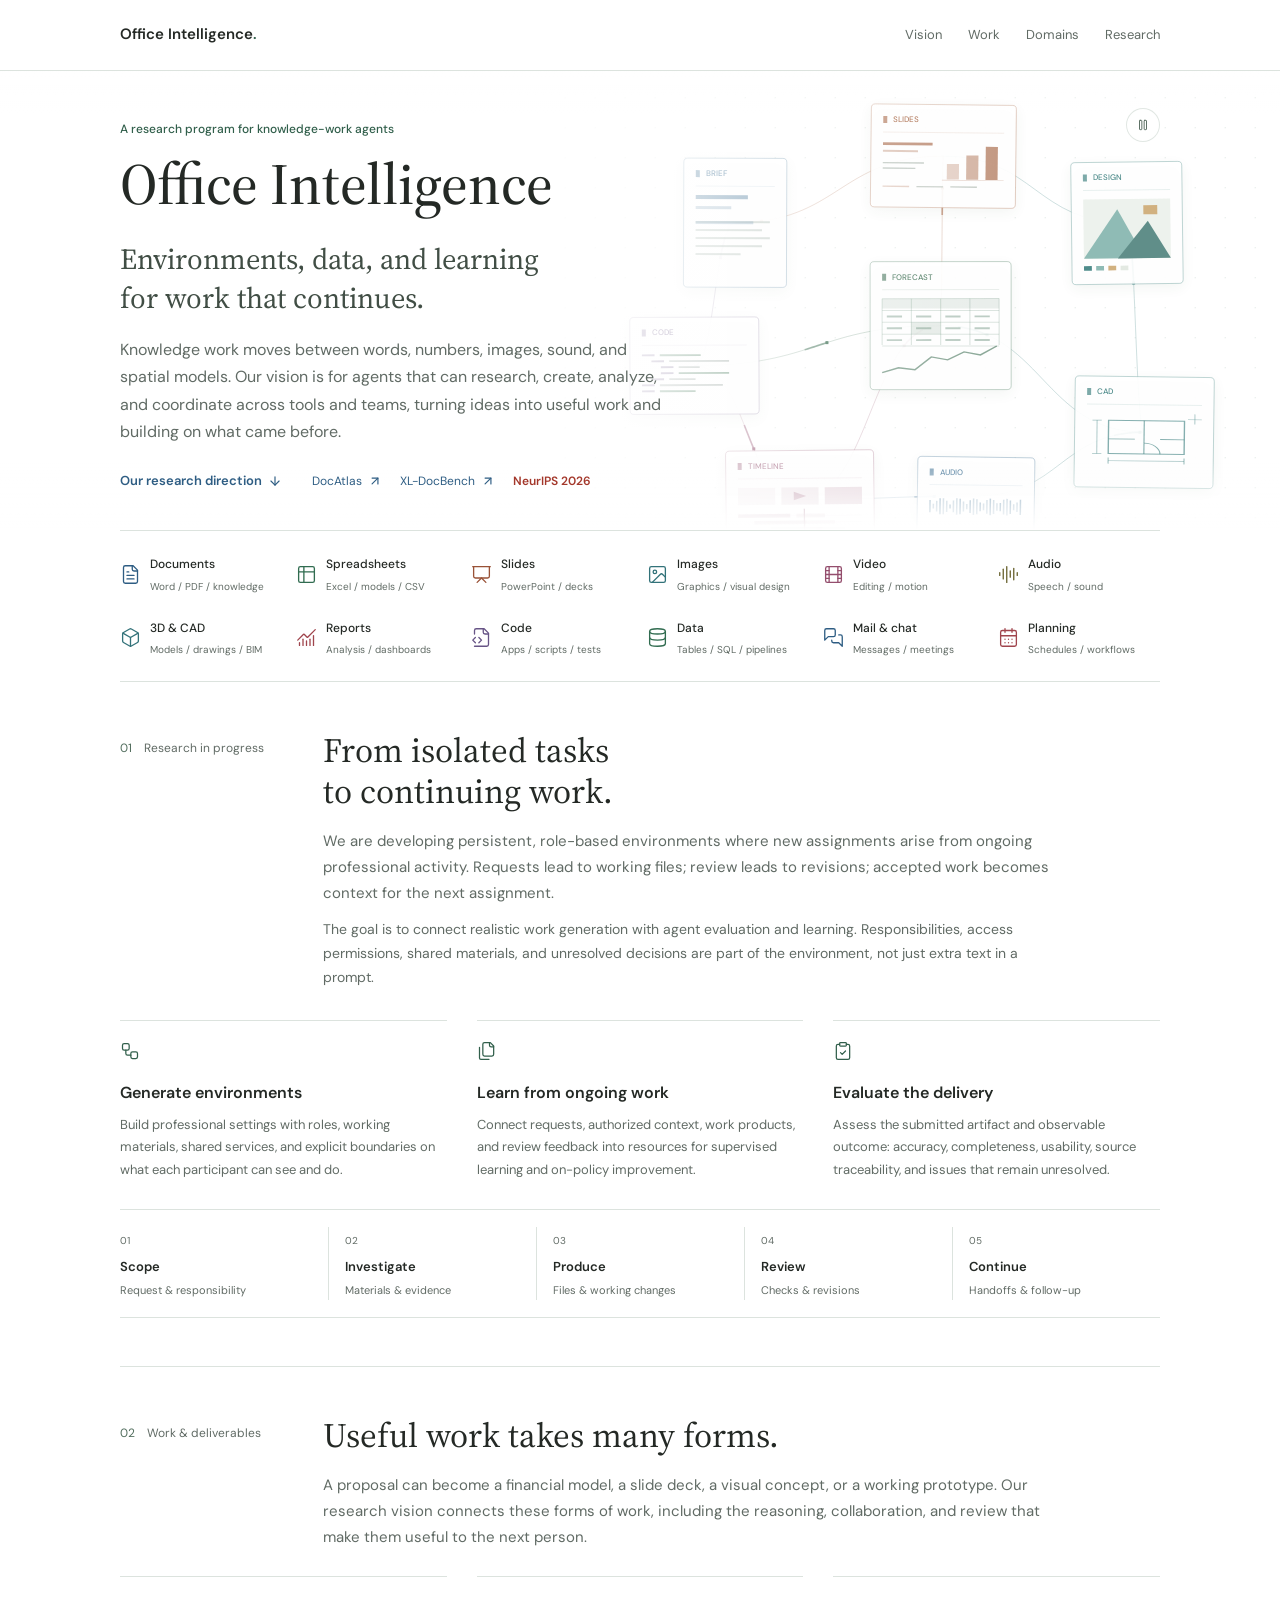
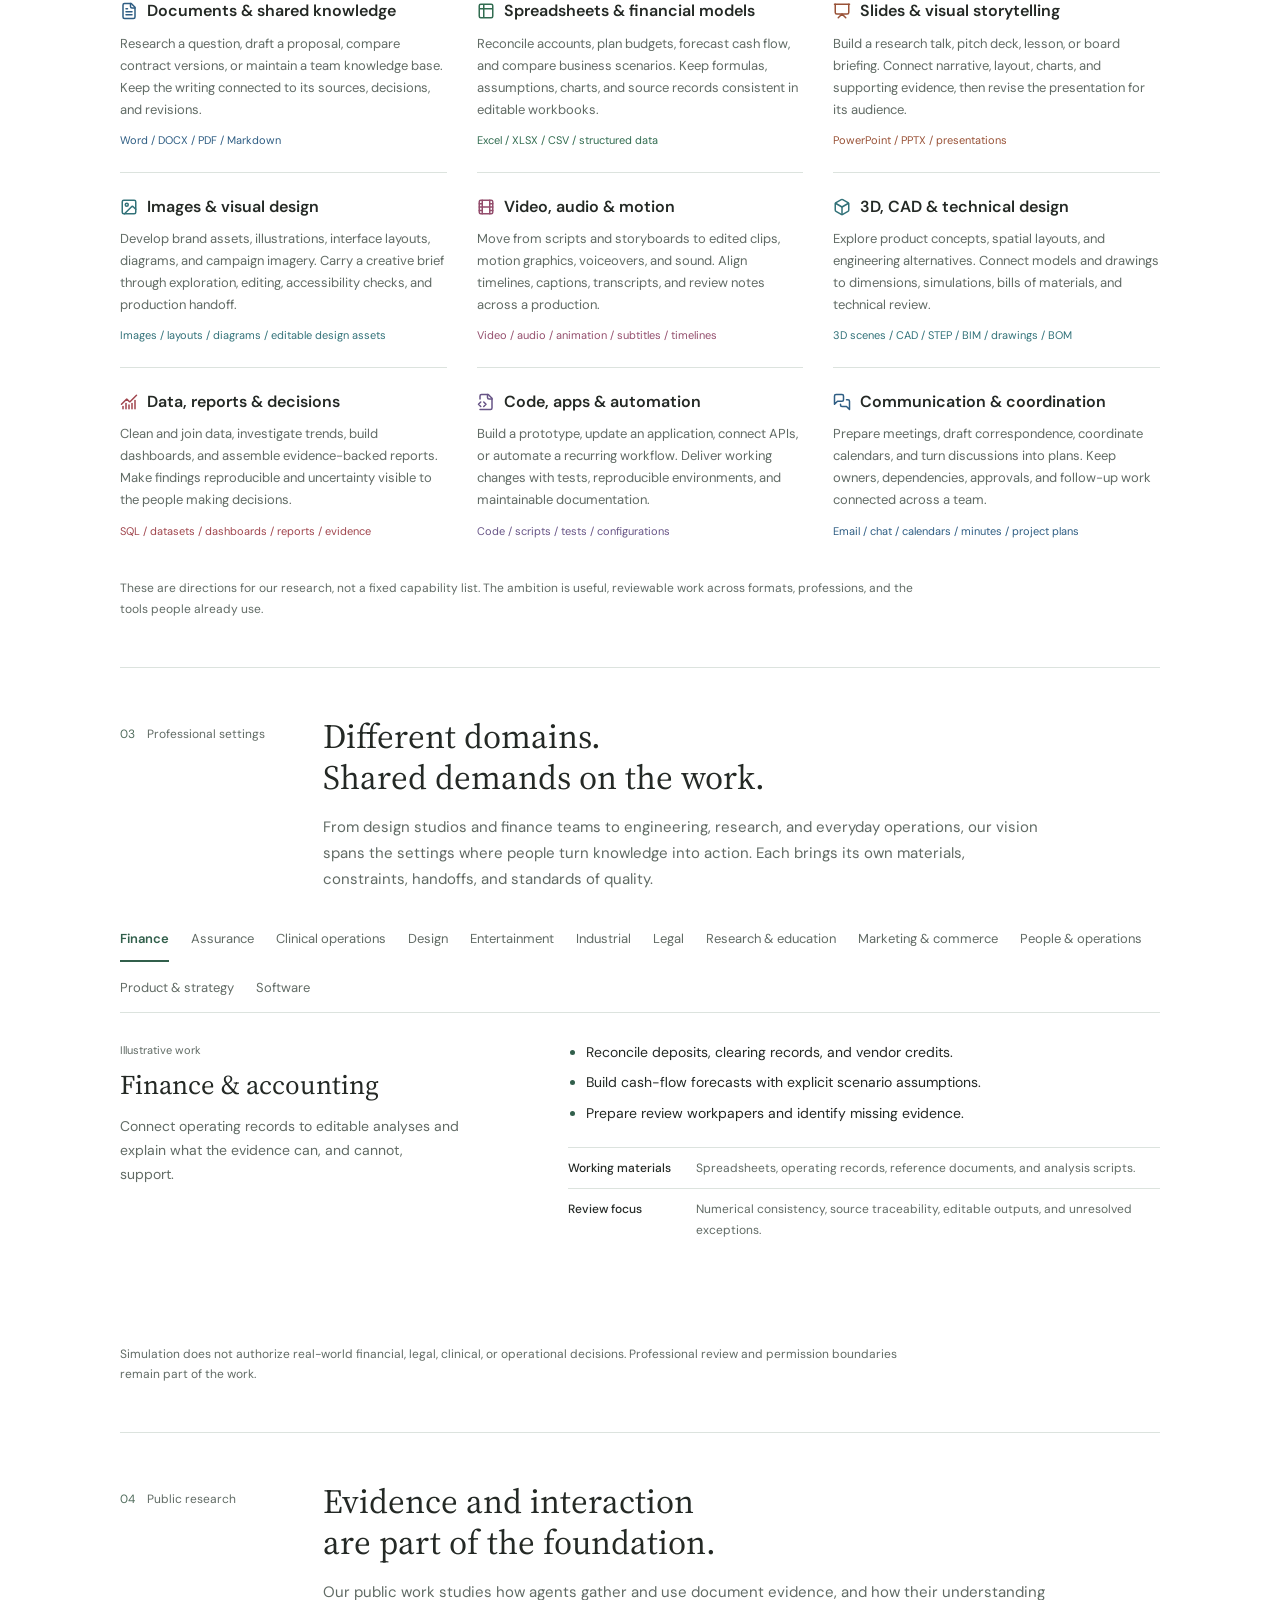
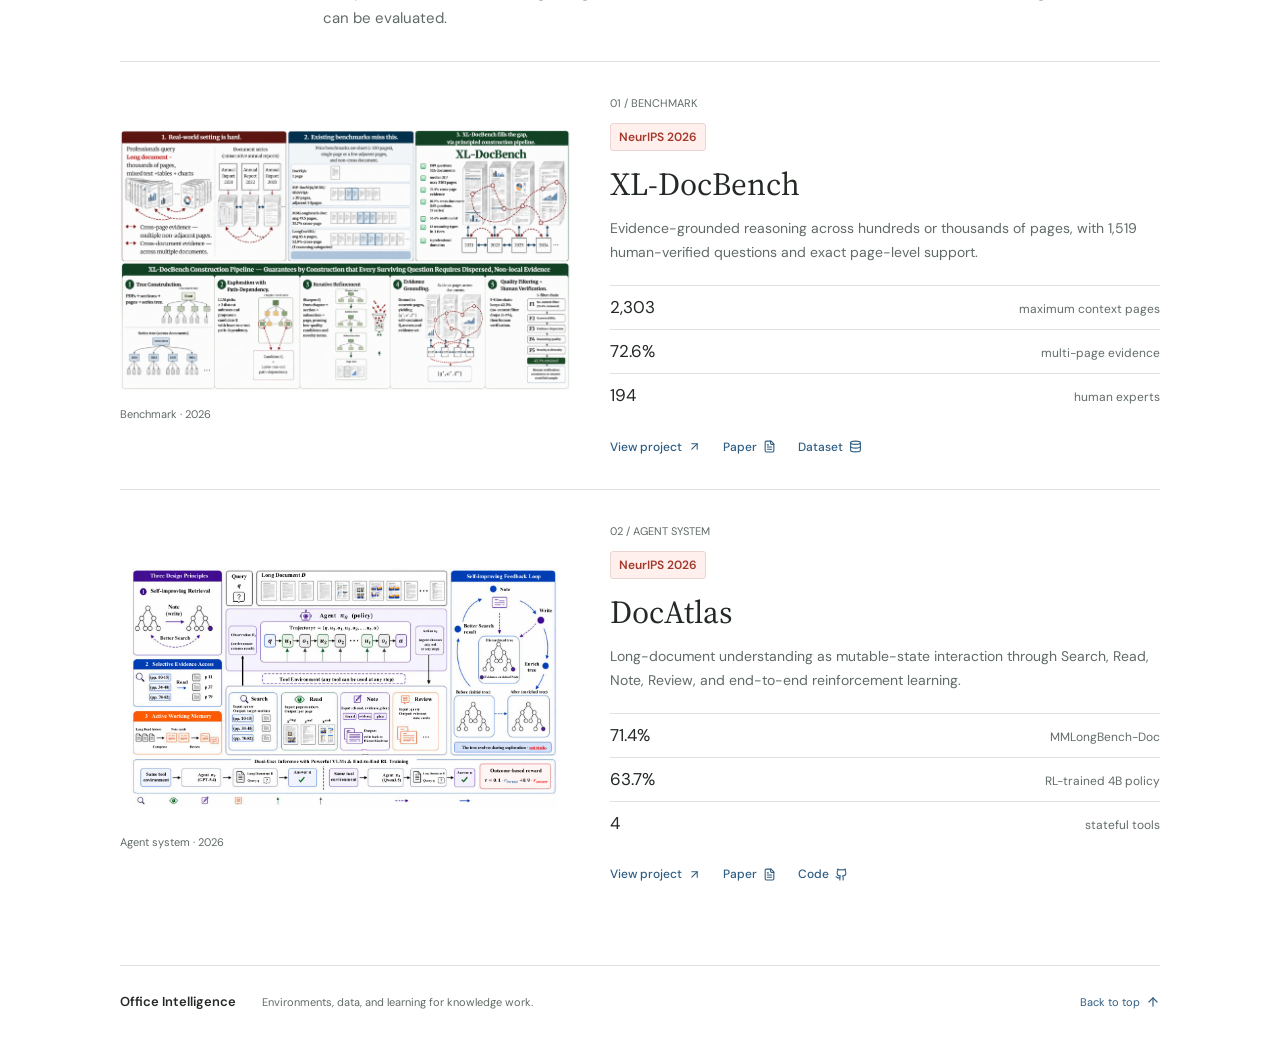
<file: index.html>
<!doctype html>
<html lang="en">
  <head>
    <meta charset="utf-8" />
    <meta name="viewport" content="width=device-width, initial-scale=1" />
    <meta
      name="description"
      content="Office Intelligence studies knowledge-work agents across documents, data, code, media, 3D, CAD, and collaborative workflows. DocAtlas and XL-DocBench: NeurIPS 2026."
    />
    <title>Office Intelligence</title>
    <link rel="stylesheet" href="portal.css?v=20261007-vision-scene" />
    <script src="./assets/vendor/lucide.min.js?v=0.468.0" defer></script>
    <script src="portal.js?v=20261007-vision-scene" defer></script>
    <script src="portal-scene.js?v=20261007-vision-scene" defer></script>
  </head>
  <body id="top">
    <a class="skip-link" href="#main-content">Skip to content</a>
    <header class="site-header">
      <div class="header-inner">
        <a class="brand" href="#top"
          >Office Intelligence<span aria-hidden="true">.</span></a
        >
        <nav aria-label="Primary navigation">
          <a href="#vision">Vision</a>
          <a href="#work">Work</a>
          <a href="#domains">Domains</a>
          <a href="#projects">Research</a>
        </nav>
      </div>
    </header>

    <main id="main-content">
      <section class="intro" aria-labelledby="intro-title">
        <div class="intro-scene" aria-hidden="true">
          <canvas id="work-scene"></canvas>
        </div>
        <div class="intro-content section-shell">
          <button
            class="scene-toggle"
            type="button"
            aria-label="Pause background animation"
            aria-pressed="false"
            data-tooltip="Pause animation"
            hidden
          >
            <i data-lucide="pause" aria-hidden="true"></i>
          </button>
          <p class="eyebrow">A research program for knowledge-work agents</p>
          <h1 id="intro-title">Office Intelligence</h1>
          <p class="intro-statement">
            Environments, data, and learning<br class="desktop-break" />
            for work that continues.
          </p>
          <p class="intro-copy">
            Knowledge work moves between words, numbers, images, sound, and
            spatial models. Our vision is for agents that can research, create,
            analyze, and coordinate across tools and teams, turning ideas into
            useful work and building on what came before.
          </p>
          <div class="intro-actions">
            <a class="text-link" href="#vision"
              >Our research direction
              <i data-lucide="arrow-down" aria-hidden="true"></i
            ></a>
            <span class="intro-projects"
              ><a href="./docatlas/"
                >DocAtlas
                <i data-lucide="arrow-up-right" aria-hidden="true"></i></a
              ><a href="./xl-docbench/"
                >XL-DocBench
                <i data-lucide="arrow-up-right" aria-hidden="true"></i></a
              ><span>NeurIPS 2026</span></span
            >
          </div>
        </div>
      </section>
      <div class="artifact-band section-shell">
        <ul class="artifact-index" aria-label="Knowledge-work artifacts">
          <li class="artifact-doc">
            <i data-lucide="file-text" aria-hidden="true"></i
            ><span>Documents<small>Word / PDF / knowledge</small></span>
          </li>
          <li class="artifact-sheet">
            <i data-lucide="table-2" aria-hidden="true"></i
            ><span>Spreadsheets<small>Excel / models / CSV</small></span>
          </li>
          <li class="artifact-slide">
            <i data-lucide="presentation" aria-hidden="true"></i
            ><span>Slides<small>PowerPoint / decks</small></span>
          </li>
          <li class="artifact-design">
            <i data-lucide="image" aria-hidden="true"></i
            ><span>Images<small>Graphics / visual design</small></span>
          </li>
          <li class="artifact-video">
            <i data-lucide="film" aria-hidden="true"></i
            ><span>Video<small>Editing / motion</small></span>
          </li>
          <li class="artifact-audio">
            <i data-lucide="audio-lines" aria-hidden="true"></i
            ><span>Audio<small>Speech / sound</small></span>
          </li>
          <li class="artifact-design">
            <i data-lucide="box" aria-hidden="true"></i
            ><span>3D &amp; CAD<small>Models / drawings / BIM</small></span>
          </li>
          <li class="artifact-report">
            <i data-lucide="chart-no-axes-combined" aria-hidden="true"></i
            ><span>Reports<small>Analysis / dashboards</small></span>
          </li>
          <li class="artifact-code">
            <i data-lucide="file-code-2" aria-hidden="true"></i
            ><span>Code<small>Apps / scripts / tests</small></span>
          </li>
          <li class="artifact-sheet">
            <i data-lucide="database" aria-hidden="true"></i
            ><span>Data<small>Tables / SQL / pipelines</small></span>
          </li>
          <li class="artifact-doc">
            <i data-lucide="messages-square" aria-hidden="true"></i
            ><span>Mail &amp; chat<small>Messages / meetings</small></span>
          </li>
          <li class="artifact-report">
            <i data-lucide="calendar-days" aria-hidden="true"></i
            ><span>Planning<small>Schedules / workflows</small></span>
          </li>
        </ul>
      </div>

      <section
        class="vision section-shell section"
        id="vision"
        aria-labelledby="vision-title"
      >
        <div class="section-heading">
          <p class="section-label">
            <span aria-hidden="true">01</span> Research in progress
          </p>
          <div>
            <h2 id="vision-title">
              From isolated tasks<br />to continuing work.
            </h2>
            <p class="section-lead">
              We are developing persistent, role-based environments where new
              assignments arise from ongoing professional activity. Requests
              lead to working files; review leads to revisions; accepted work
              becomes context for the next assignment.
            </p>
            <p class="vision-detail">
              The goal is to connect realistic work generation with agent
              evaluation and learning. Responsibilities, access permissions,
              shared materials, and unresolved decisions are part of the
              environment, not just extra text in a prompt.
            </p>
          </div>
        </div>
        <div class="research-principles">
          <article>
            <i data-lucide="workflow" aria-hidden="true"></i>
            <h3>Generate environments</h3>
            <p>
              Build professional settings with roles, working materials, shared
              services, and explicit boundaries on what each participant can see
              and do.
            </p>
          </article>
          <article>
            <i data-lucide="files" aria-hidden="true"></i>
            <h3>Learn from ongoing work</h3>
            <p>
              Connect requests, authorized context, work products, and review
              feedback into resources for supervised learning and on-policy
              improvement.
            </p>
          </article>
          <article>
            <i data-lucide="clipboard-check" aria-hidden="true"></i>
            <h3>Evaluate the delivery</h3>
            <p>
              Assess the submitted artifact and observable outcome: accuracy,
              completeness, usability, source traceability, and issues that
              remain unresolved.
            </p>
          </article>
        </div>
        <ol class="work-cycle" aria-label="Continuing professional work">
          <li>
            <span>01</span><strong>Scope</strong
            ><small>Request &amp; responsibility</small>
          </li>
          <li>
            <span>02</span><strong>Investigate</strong
            ><small>Materials &amp; evidence</small>
          </li>
          <li>
            <span>03</span><strong>Produce</strong
            ><small>Files &amp; working changes</small>
          </li>
          <li>
            <span>04</span><strong>Review</strong
            ><small>Checks &amp; revisions</small>
          </li>
          <li>
            <span>05</span><strong>Continue</strong
            ><small>Handoffs &amp; follow-up</small>
          </li>
        </ol>
      </section>

      <section
        class="work-section section-shell section"
        id="work"
        aria-labelledby="work-title"
      >
        <div class="section-heading">
          <p class="section-label">
            <span aria-hidden="true">02</span> Work &amp; deliverables
          </p>
          <div>
            <h2 id="work-title">Useful work takes many forms.</h2>
            <p class="section-lead">
              A proposal can become a financial model, a slide deck, a visual
              concept, or a working prototype. Our research vision connects
              these forms of work, including the reasoning, collaboration, and
              review that make them useful to the next person.
            </p>
          </div>
        </div>
        <div class="work-grid">
          <article class="work-item artifact-doc">
            <div class="work-item-heading">
              <i data-lucide="file-text" aria-hidden="true"></i>
              <h3>Documents &amp; shared knowledge</h3>
            </div>
            <p>
              Research a question, draft a proposal, compare contract versions,
              or maintain a team knowledge base. Keep the writing connected to
              its sources, decisions, and revisions.
            </p>
            <p class="artifact-formats">Word / DOCX / PDF / Markdown</p>
          </article>
          <article class="work-item artifact-sheet">
            <div class="work-item-heading">
              <i data-lucide="table-2" aria-hidden="true"></i>
              <h3>Spreadsheets &amp; financial models</h3>
            </div>
            <p>
              Reconcile accounts, plan budgets, forecast cash flow, and compare
              business scenarios. Keep formulas, assumptions, charts, and source
              records consistent in editable workbooks.
            </p>
            <p class="artifact-formats">Excel / XLSX / CSV / structured data</p>
          </article>
          <article class="work-item artifact-slide">
            <div class="work-item-heading">
              <i data-lucide="presentation" aria-hidden="true"></i>
              <h3>Slides &amp; visual storytelling</h3>
            </div>
            <p>
              Build a research talk, pitch deck, lesson, or board briefing.
              Connect narrative, layout, charts, and supporting evidence, then
              revise the presentation for its audience.
            </p>
            <p class="artifact-formats">PowerPoint / PPTX / presentations</p>
          </article>
          <article class="work-item artifact-design">
            <div class="work-item-heading">
              <i data-lucide="image" aria-hidden="true"></i>
              <h3>Images &amp; visual design</h3>
            </div>
            <p>
              Develop brand assets, illustrations, interface layouts, diagrams,
              and campaign imagery. Carry a creative brief through exploration,
              editing, accessibility checks, and production handoff.
            </p>
            <p class="artifact-formats">
              Images / layouts / diagrams / editable design assets
            </p>
          </article>
          <article class="work-item artifact-video">
            <div class="work-item-heading">
              <i data-lucide="film" aria-hidden="true"></i>
              <h3>Video, audio &amp; motion</h3>
            </div>
            <p>
              Move from scripts and storyboards to edited clips, motion
              graphics, voiceovers, and sound. Align timelines, captions,
              transcripts, and review notes across a production.
            </p>
            <p class="artifact-formats">
              Video / audio / animation / subtitles / timelines
            </p>
          </article>
          <article class="work-item artifact-design">
            <div class="work-item-heading">
              <i data-lucide="box" aria-hidden="true"></i>
              <h3>3D, CAD &amp; technical design</h3>
            </div>
            <p>
              Explore product concepts, spatial layouts, and engineering
              alternatives. Connect models and drawings to dimensions,
              simulations, bills of materials, and technical review.
            </p>
            <p class="artifact-formats">
              3D scenes / CAD / STEP / BIM / drawings / BOM
            </p>
          </article>
          <article class="work-item artifact-report">
            <div class="work-item-heading">
              <i data-lucide="chart-no-axes-combined" aria-hidden="true"></i>
              <h3>Data, reports &amp; decisions</h3>
            </div>
            <p>
              Clean and join data, investigate trends, build dashboards, and
              assemble evidence-backed reports. Make findings reproducible and
              uncertainty visible to the people making decisions.
            </p>
            <p class="artifact-formats">
              SQL / datasets / dashboards / reports / evidence
            </p>
          </article>
          <article class="work-item artifact-code">
            <div class="work-item-heading">
              <i data-lucide="file-code-2" aria-hidden="true"></i>
              <h3>Code, apps &amp; automation</h3>
            </div>
            <p>
              Build a prototype, update an application, connect APIs, or
              automate a recurring workflow. Deliver working changes with tests,
              reproducible environments, and maintainable documentation.
            </p>
            <p class="artifact-formats">
              Code / scripts / tests / configurations
            </p>
          </article>
          <article class="work-item artifact-doc">
            <div class="work-item-heading">
              <i data-lucide="messages-square" aria-hidden="true"></i>
              <h3>Communication &amp; coordination</h3>
            </div>
            <p>
              Prepare meetings, draft correspondence, coordinate calendars, and
              turn discussions into plans. Keep owners, dependencies, approvals,
              and follow-up work connected across a team.
            </p>
            <p class="artifact-formats">
              Email / chat / calendars / minutes / project plans
            </p>
          </article>
        </div>
        <p class="scope-note">
          These are directions for our research, not a fixed capability list.
          The ambition is useful, reviewable work across formats, professions,
          and the tools people already use.
        </p>
      </section>

      <section
        class="domains-section section-shell section"
        id="domains"
        aria-labelledby="domains-title"
      >
        <div class="section-heading">
          <p class="section-label">
            <span aria-hidden="true">03</span> Professional settings
          </p>
          <div>
            <h2 id="domains-title">
              Different domains.<br />Shared demands on the work.
            </h2>
            <p class="section-lead">
              From design studios and finance teams to engineering, research,
              and everyday operations, our vision spans the settings where
              people turn knowledge into action. Each brings its own materials,
              constraints, handoffs, and standards of quality.
            </p>
          </div>
        </div>
        <div
          class="domain-tabs"
          role="tablist"
          aria-label="Professional domain"
        >
          <button
            id="domain-tab-finance"
            type="button"
            role="tab"
            aria-selected="true"
            aria-controls="domain-panel"
            data-domain="finance"
          >
            Finance
          </button>
          <button
            id="domain-tab-assurance"
            type="button"
            role="tab"
            aria-selected="false"
            aria-controls="domain-panel"
            tabindex="-1"
            data-domain="assurance"
          >
            Assurance
          </button>
          <button
            id="domain-tab-clinical"
            type="button"
            role="tab"
            aria-selected="false"
            aria-controls="domain-panel"
            tabindex="-1"
            data-domain="clinical"
          >
            Clinical operations
          </button>
          <button
            id="domain-tab-design"
            type="button"
            role="tab"
            aria-selected="false"
            aria-controls="domain-panel"
            tabindex="-1"
            data-domain="design"
          >
            Design
          </button>
          <button
            id="domain-tab-entertainment"
            type="button"
            role="tab"
            aria-selected="false"
            aria-controls="domain-panel"
            tabindex="-1"
            data-domain="entertainment"
          >
            Entertainment
          </button>
          <button
            id="domain-tab-industrial"
            type="button"
            role="tab"
            aria-selected="false"
            aria-controls="domain-panel"
            tabindex="-1"
            data-domain="industrial"
          >
            Industrial
          </button>
          <button
            id="domain-tab-legal"
            type="button"
            role="tab"
            aria-selected="false"
            aria-controls="domain-panel"
            tabindex="-1"
            data-domain="legal"
          >
            Legal
          </button>
          <button
            id="domain-tab-research"
            type="button"
            role="tab"
            aria-selected="false"
            aria-controls="domain-panel"
            tabindex="-1"
            data-domain="research"
          >
            Research &amp; education
          </button>
          <button
            id="domain-tab-commerce"
            type="button"
            role="tab"
            aria-selected="false"
            aria-controls="domain-panel"
            tabindex="-1"
            data-domain="commerce"
          >
            Marketing &amp; commerce
          </button>
          <button
            id="domain-tab-operations"
            type="button"
            role="tab"
            aria-selected="false"
            aria-controls="domain-panel"
            tabindex="-1"
            data-domain="operations"
          >
            People &amp; operations
          </button>
          <button
            id="domain-tab-strategy"
            type="button"
            role="tab"
            aria-selected="false"
            aria-controls="domain-panel"
            tabindex="-1"
            data-domain="strategy"
          >
            Product &amp; strategy
          </button>
          <button
            id="domain-tab-software"
            type="button"
            role="tab"
            aria-selected="false"
            aria-controls="domain-panel"
            tabindex="-1"
            data-domain="software"
          >
            Software
          </button>
        </div>
        <div
          class="domain-panel"
          id="domain-panel"
          role="tabpanel"
          aria-labelledby="domain-tab-finance"
          tabindex="0"
        >
          <div class="domain-summary">
            <p class="domain-label">Illustrative work</p>
            <h3 id="domain-title">Finance &amp; accounting</h3>
            <p id="domain-description">
              Connect operating records to editable analyses and explain what
              the evidence can, and cannot, support.
            </p>
          </div>
          <div class="domain-details">
            <ul id="domain-examples">
              <li>Reconcile deposits, clearing records, and vendor credits.</li>
              <li>
                Build cash-flow forecasts with explicit scenario assumptions.
              </li>
              <li>Prepare review workpapers and identify missing evidence.</li>
            </ul>
            <dl>
              <div>
                <dt>Working materials</dt>
                <dd id="domain-materials">
                  Spreadsheets, operating records, reference documents, and
                  analysis scripts.
                </dd>
              </div>
              <div>
                <dt>Review focus</dt>
                <dd id="domain-review">
                  Numerical consistency, source traceability, editable outputs,
                  and unresolved exceptions.
                </dd>
              </div>
            </dl>
          </div>
        </div>
        <p class="scope-note">
          Simulation does not authorize real-world financial, legal, clinical,
          or operational decisions. Professional review and permission
          boundaries remain part of the work.
        </p>
      </section>

      <section
        class="projects section-shell section"
        id="projects"
        aria-labelledby="projects-title"
      >
        <div class="section-heading">
          <p class="section-label">
            <span aria-hidden="true">04</span> Public research
          </p>
          <div>
            <h2 id="projects-title">
              Evidence and interaction<br />are part of the foundation.
            </h2>
            <p class="section-lead">
              Our public work studies how agents gather and use document
              evidence, and how their understanding can be evaluated.
            </p>
          </div>
        </div>
        <article class="project project-xl">
          <a
            class="project-visual"
            href="./xl-docbench/"
            aria-label="Open XL-DocBench project page"
          >
            <img
              src="./xl-docbench/assets/figures/pipeline.png"
              alt="XL-DocBench construction and human-verification pipeline"
              loading="lazy"
            />
            <span>Benchmark · 2026</span>
          </a>
          <div class="project-copy">
            <p class="project-index">01 / BENCHMARK</p>
            <div class="publication-venue">NeurIPS 2026</div>
            <h3>XL-DocBench</h3>
            <p>
              Evidence-grounded reasoning across hundreds or thousands of pages,
              with 1,519 human-verified questions and exact page-level support.
            </p>
            <dl>
              <div>
                <dt>2,303</dt>
                <dd>maximum context pages</dd>
              </div>
              <div>
                <dt>72.6%</dt>
                <dd>multi-page evidence</dd>
              </div>
              <div>
                <dt>194</dt>
                <dd>human experts</dd>
              </div>
            </dl>
            <div class="project-actions">
              <a class="project-link" href="./xl-docbench/"
                >View project
                <i data-lucide="arrow-up-right" aria-hidden="true"></i
              ></a>
              <a
                class="project-link"
                href="https://arxiv.org/abs/2608.00036v1"
                target="_blank"
                rel="noopener noreferrer"
                >Paper <i data-lucide="file-text" aria-hidden="true"></i
              ></a>
              <a
                class="project-link"
                href="https://huggingface.co/datasets/microsoft/XL-DocBench"
                target="_blank"
                rel="noopener noreferrer"
                >Dataset <i data-lucide="database" aria-hidden="true"></i
              ></a>
            </div>
          </div>
        </article>
        <article class="project project-atlas">
          <a
            class="project-visual"
            href="./docatlas/"
            aria-label="Open DocAtlas project page"
          >
            <img
              src="./docatlas/assets/figures/framework.png"
              alt="DocAtlas mutable-state document interaction framework"
              loading="lazy"
            />
            <span>Agent system · 2026</span>
          </a>
          <div class="project-copy">
            <p class="project-index">02 / AGENT SYSTEM</p>
            <div class="publication-venue">NeurIPS 2026</div>
            <h3>DocAtlas</h3>
            <p>
              Long-document understanding as mutable-state interaction through
              Search, Read, Note, Review, and end-to-end reinforcement learning.
            </p>
            <dl>
              <div>
                <dt>71.4%</dt>
                <dd>MMLongBench-Doc</dd>
              </div>
              <div>
                <dt>63.7%</dt>
                <dd>RL-trained 4B policy</dd>
              </div>
              <div>
                <dt>4</dt>
                <dd>stateful tools</dd>
              </div>
            </dl>
            <div class="project-actions">
              <a class="project-link" href="./docatlas/"
                >View project
                <i data-lucide="arrow-up-right" aria-hidden="true"></i
              ></a>
              <a
                class="project-link"
                href="https://arxiv.org/abs/2608.07527"
                target="_blank"
                rel="noopener noreferrer"
                >Paper <i data-lucide="file-text" aria-hidden="true"></i
              ></a>
              <a
                class="project-link"
                href="https://github.com/microsoft/DocAtlas-Harness"
                target="_blank"
                rel="noopener noreferrer"
                >Code <i data-lucide="github" aria-hidden="true"></i
              ></a>
            </div>
          </div>
        </article>
      </section>
    </main>
    <footer class="section-shell">
      <a class="brand" href="#top">Office Intelligence</a>
      <p>Environments, data, and learning for knowledge work.</p>
      <a class="back-top" href="#top"
        >Back to top <i data-lucide="arrow-up" aria-hidden="true"></i
      ></a>
    </footer>
  </body>
</html>
</file>
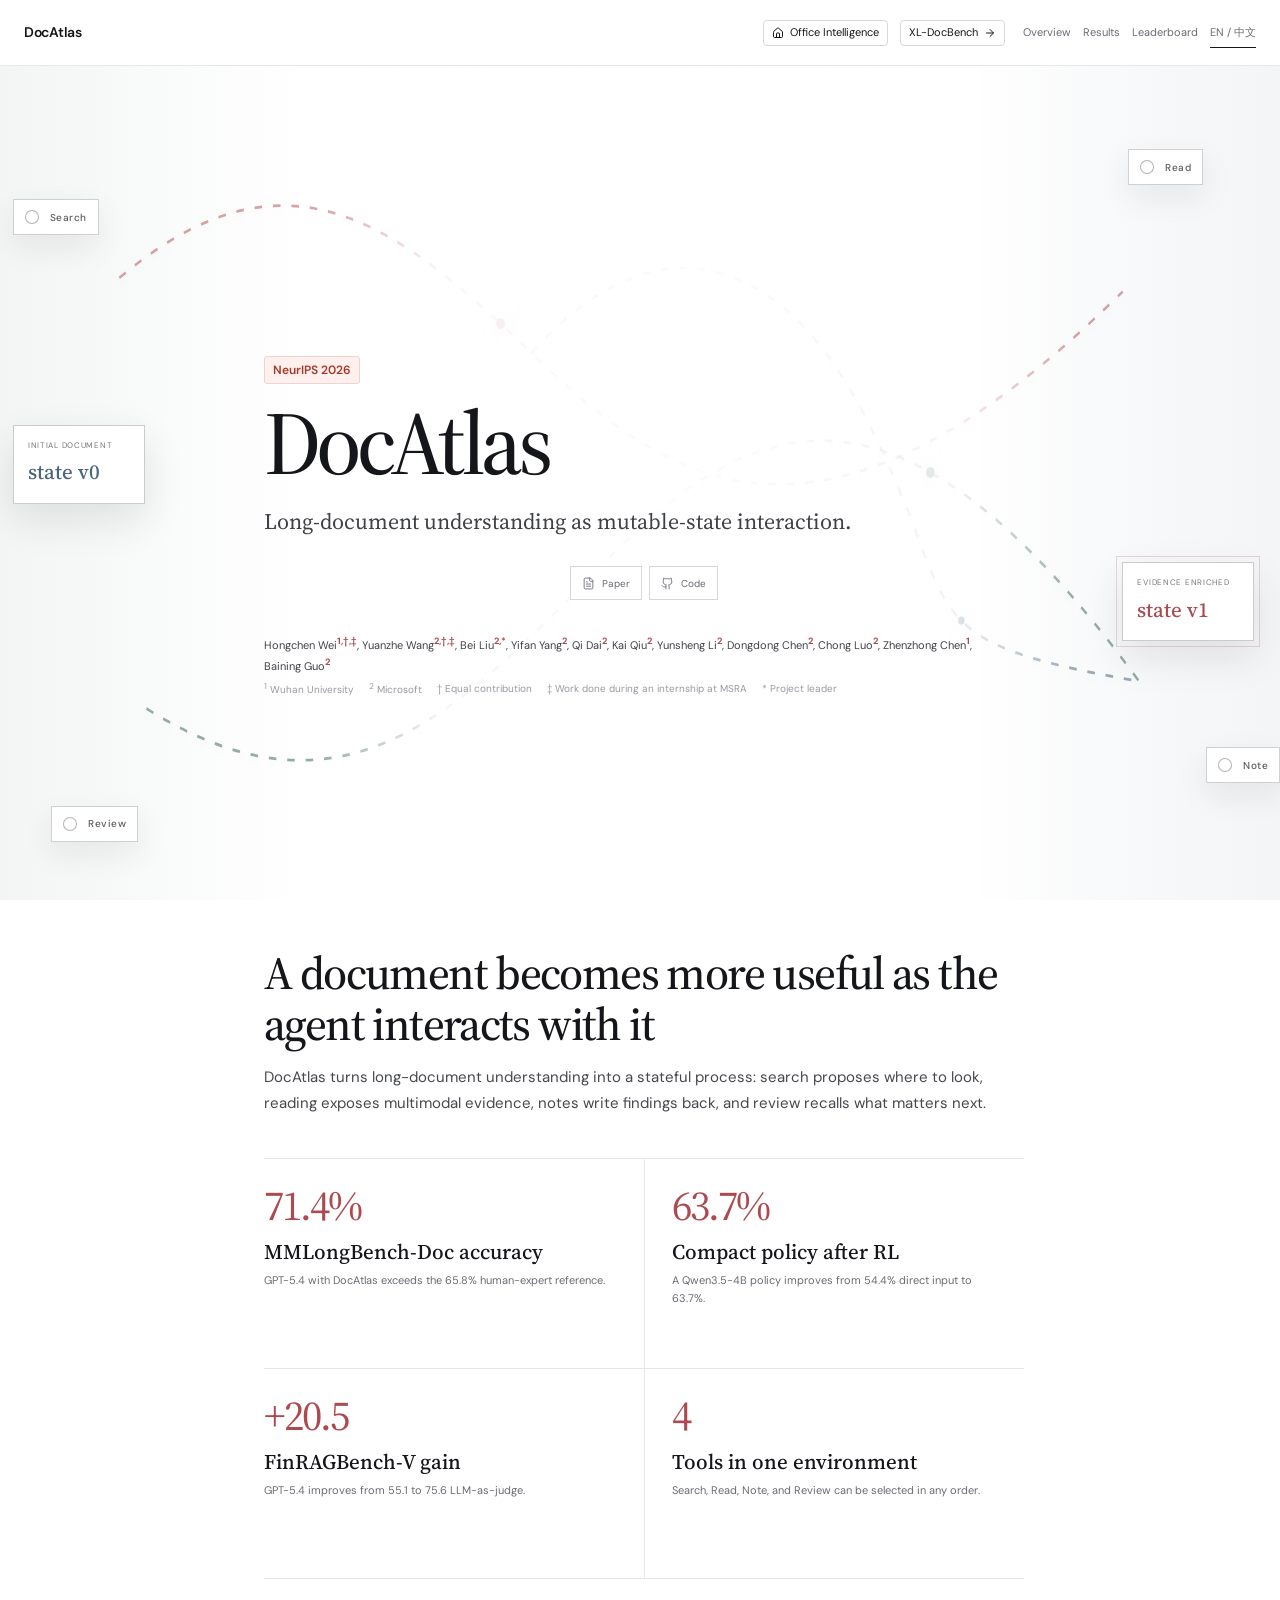
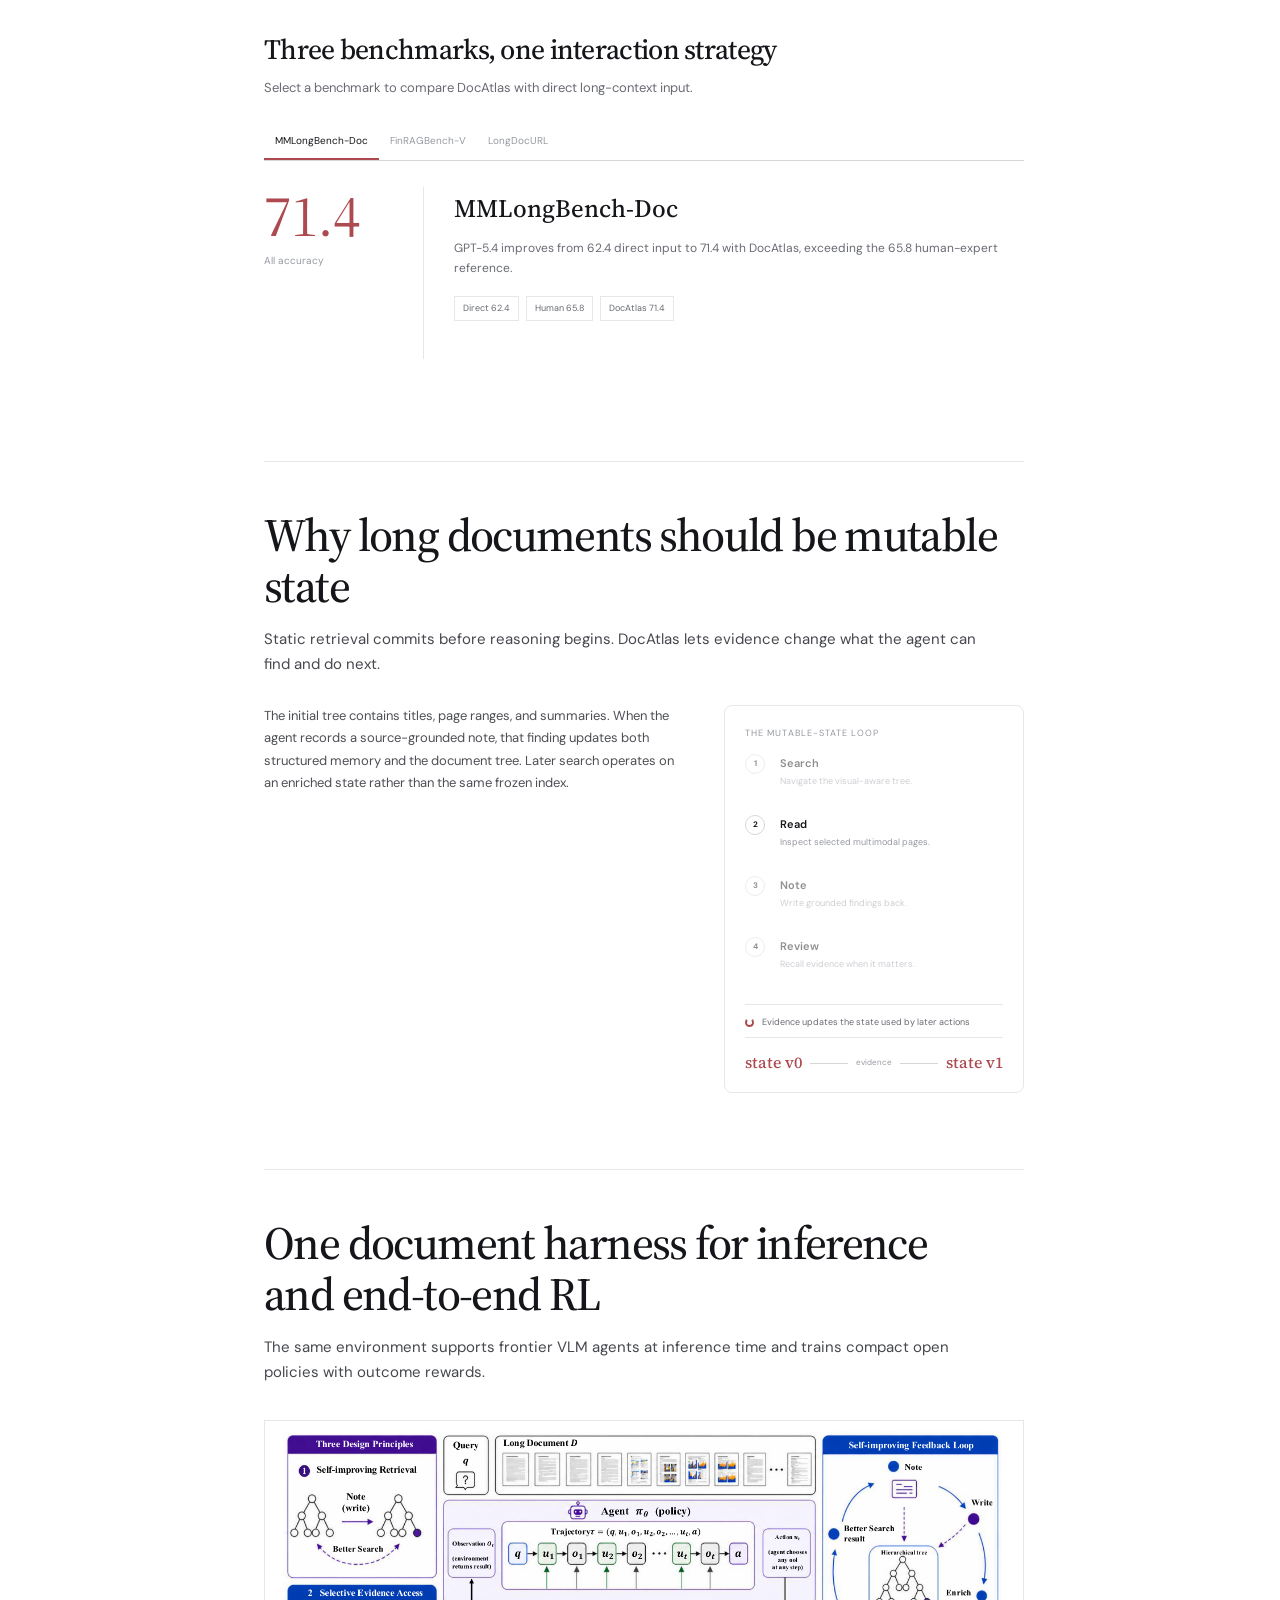
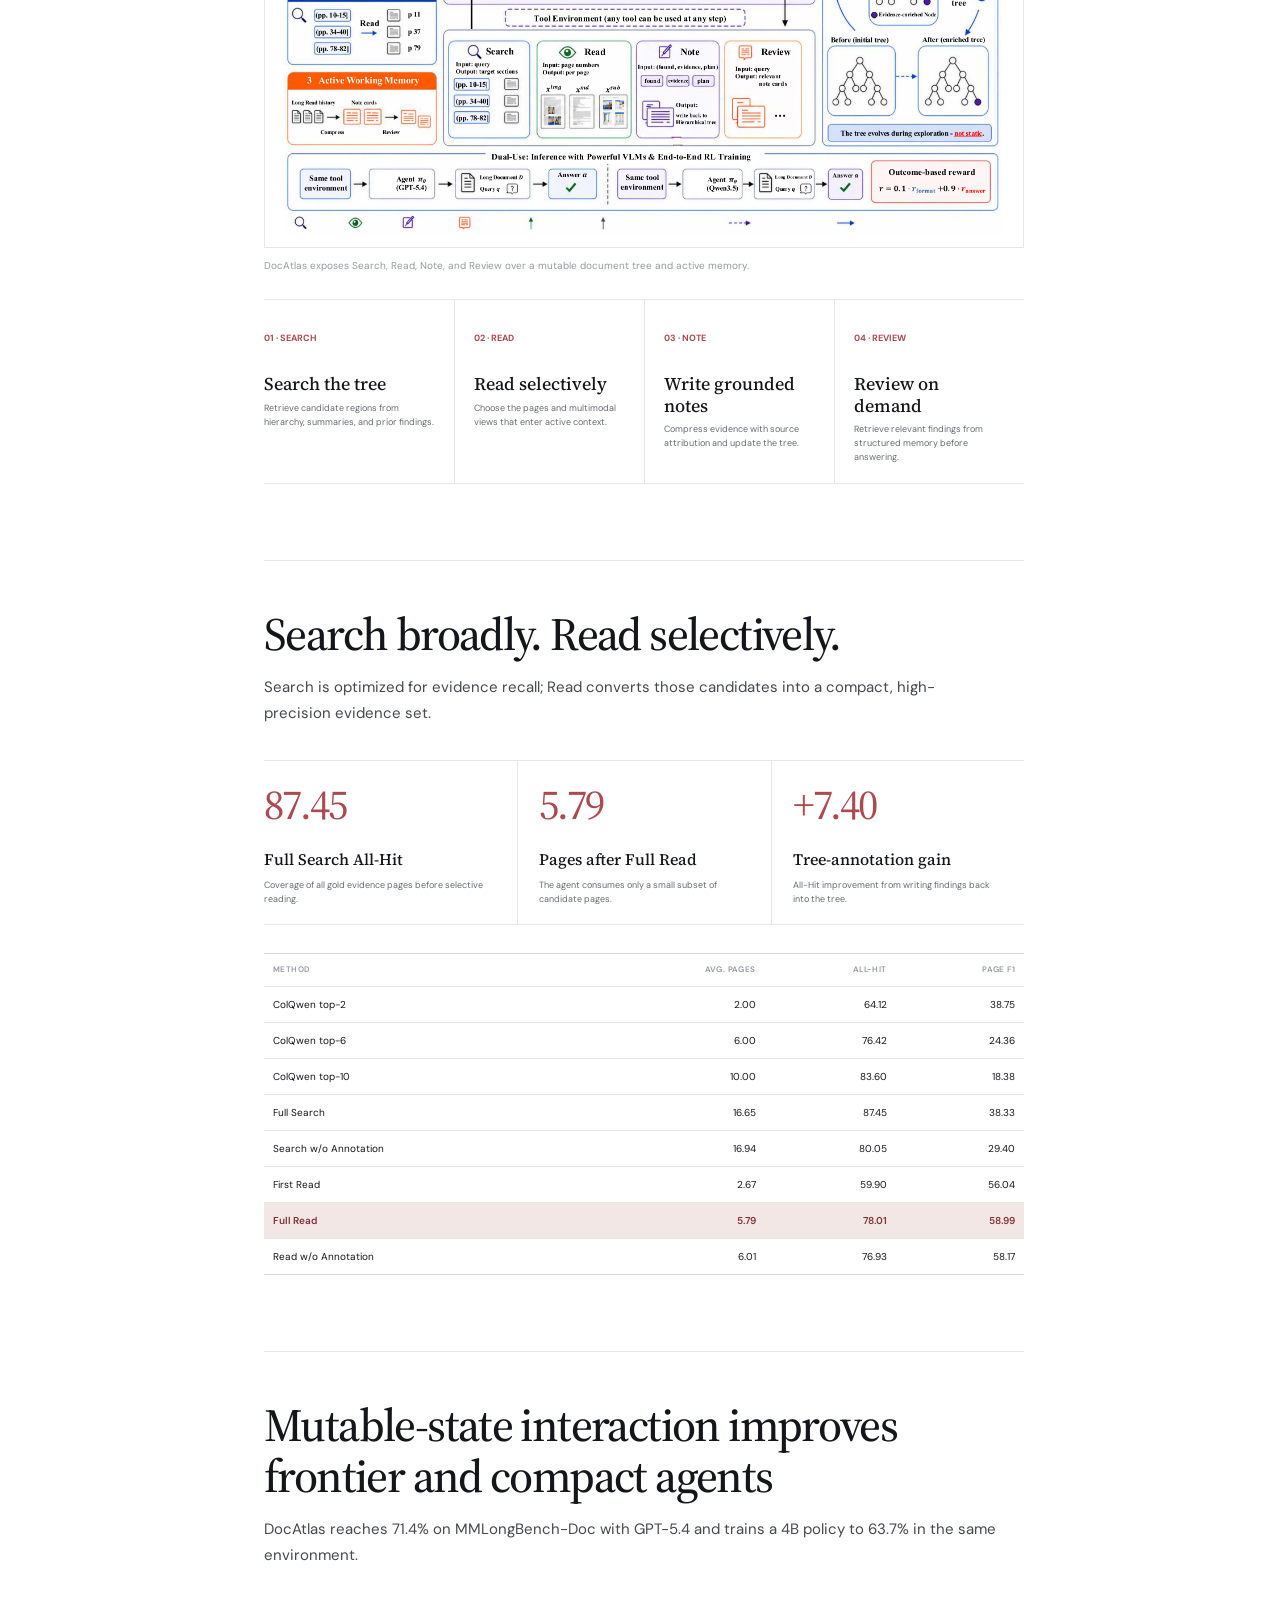
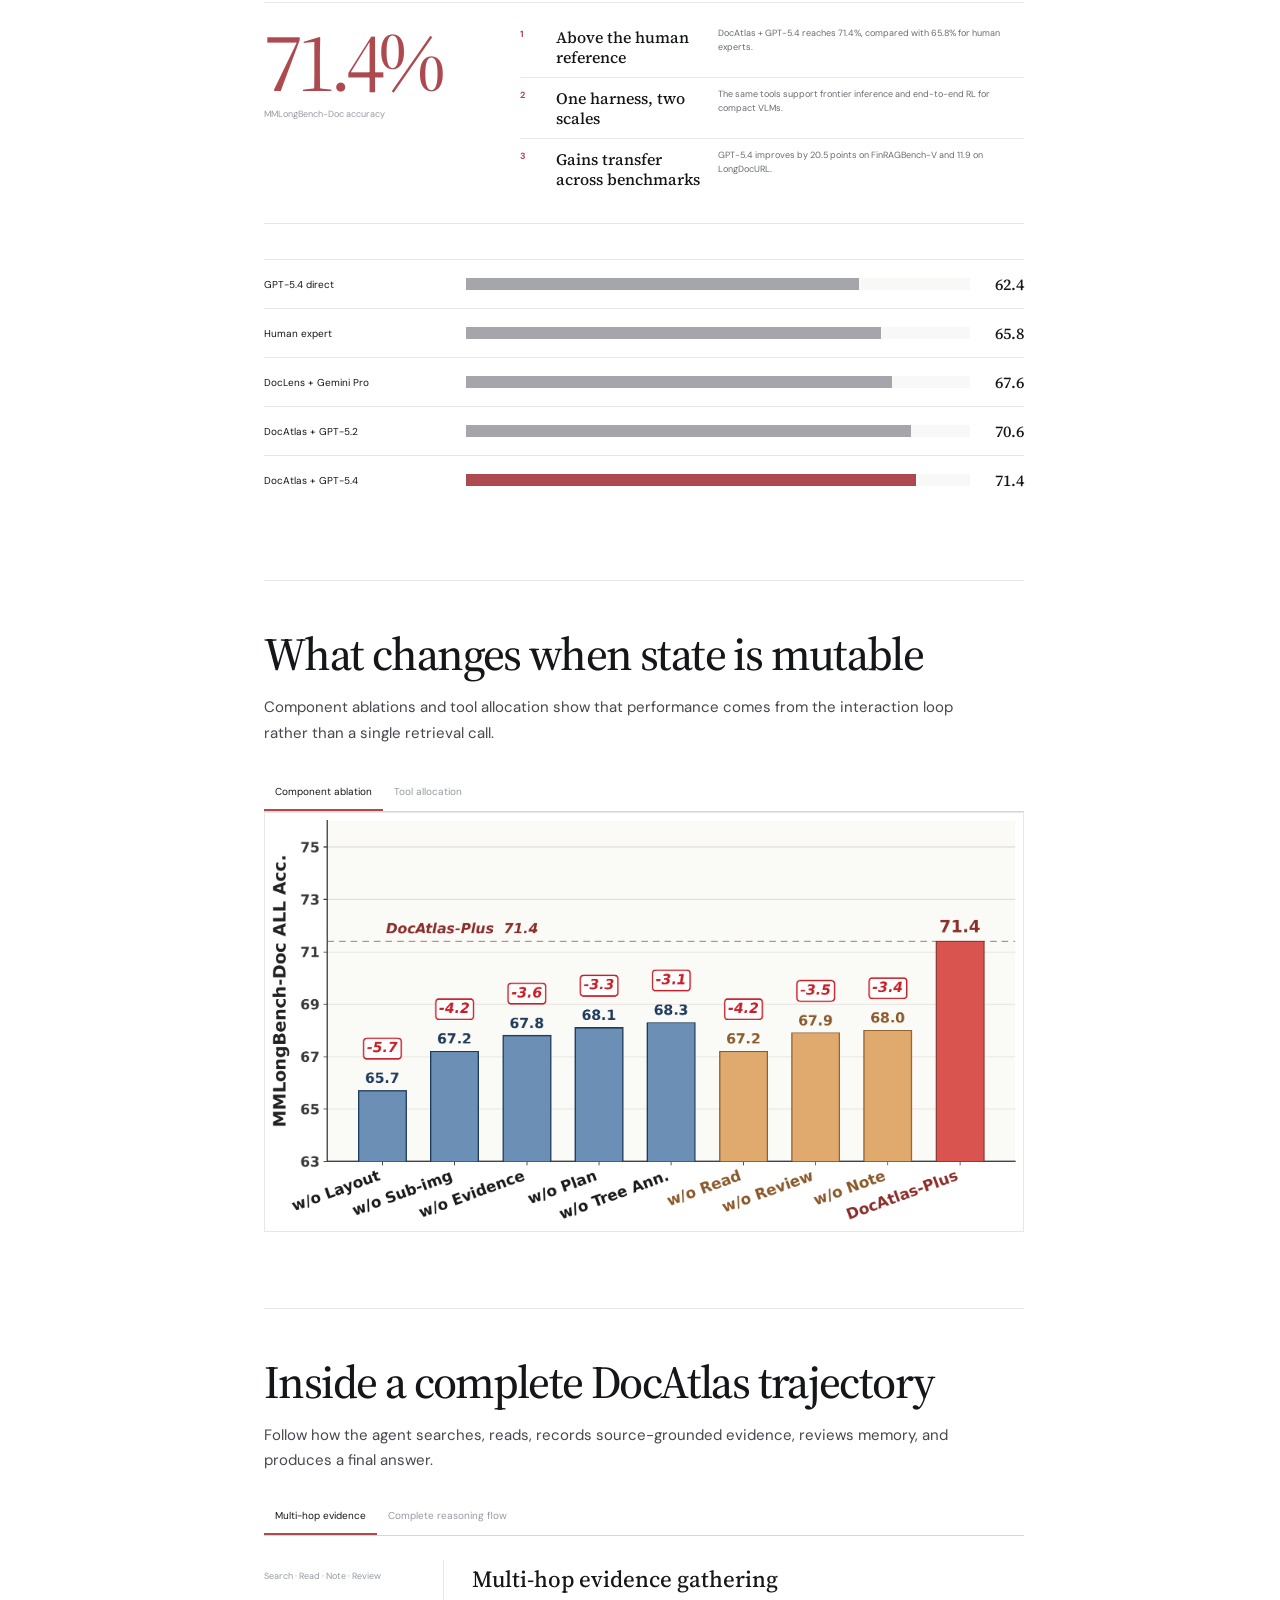
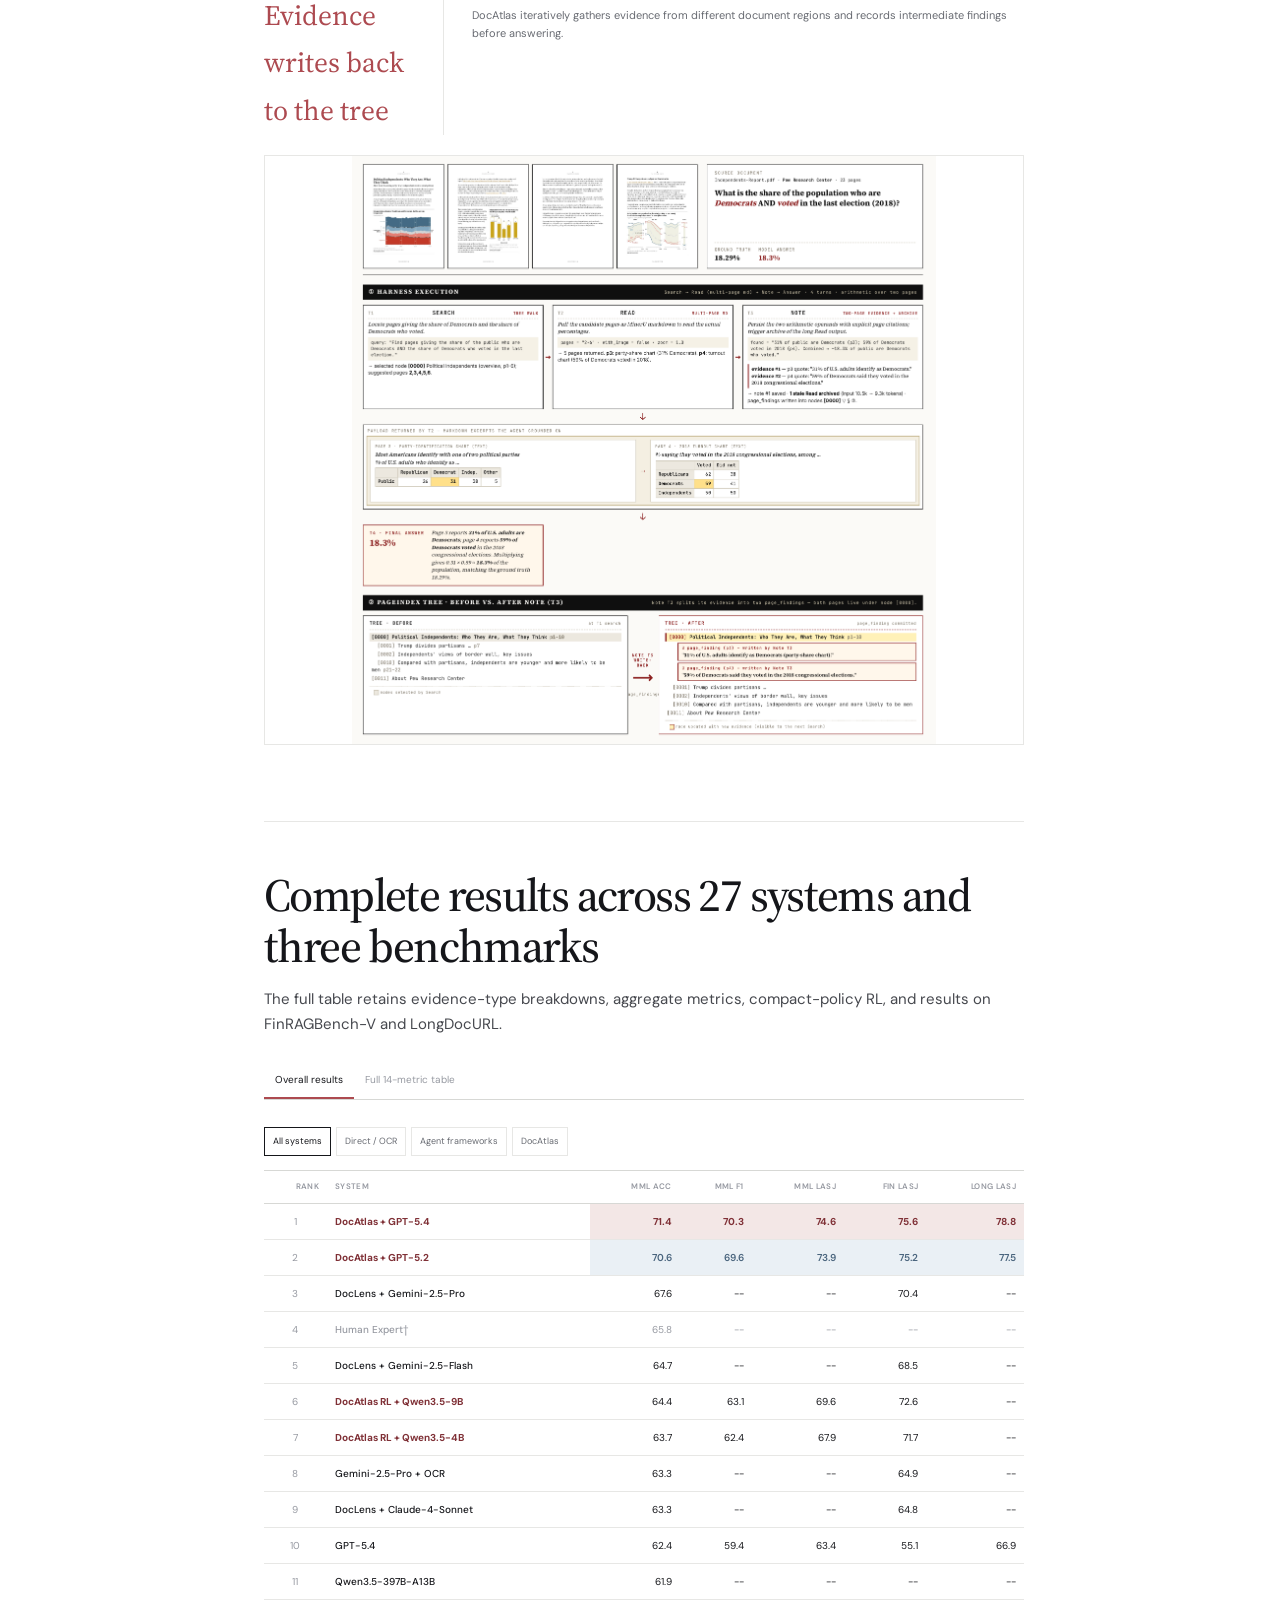
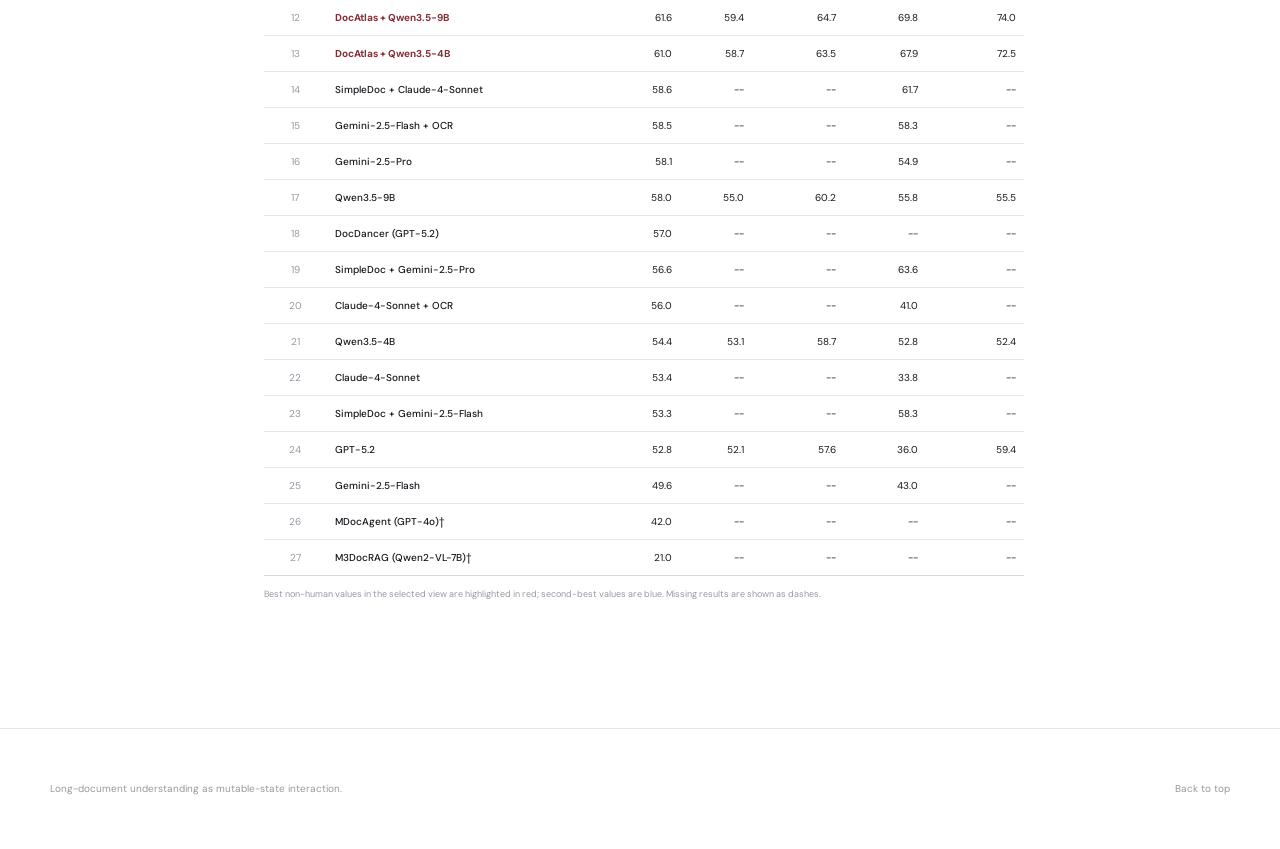
<file: docatlas/index.html>
<!doctype html>
<html lang="en">
  <head>
    <meta charset="utf-8" />
    <meta name="viewport" content="width=device-width, initial-scale=1" />
    <meta name="description" content="DocAtlas, accepted to NeurIPS 2026, treats long-document understanding as mutable-state interaction through search, reading, note-taking, review, and end-to-end reinforcement learning." />
    <title>DocAtlas — Mutable-State Long-Document Understanding</title>
    <link rel="stylesheet" href="edge.css?v=20261007-neurips" />
    <script src="../assets/vendor/lucide.min.js?v=0.468.0" defer></script>
    <script src="edge.js?v=20260818-2" defer></script>
  </head>
  <body>
    <a class="skip-link" href="#main-content">Skip to content</a>

    <header class="edge-header" id="page-top">
      <div class="edge-header-inner">
        <a class="edge-brand" href="#page-top">DocAtlas</a>
        <nav class="edge-nav" aria-label="Primary navigation">
          <a class="header-action site-return" href="../" aria-label="Back to Office Intelligence home" title="Office Intelligence home"><i data-lucide="house" aria-hidden="true"></i><span>Office Intelligence</span></a>
          <a class="header-action project-switch" href="../xl-docbench/" aria-label="Open XL-DocBench" title="Open XL-DocBench"><span>XL-DocBench</span><i data-lucide="arrow-right" aria-hidden="true"></i></a>
          <a class="section-link section-link-start" href="#overview">Overview</a>
          <a class="section-link" href="#findings">Results</a>
          <a class="section-link" href="#leaderboard">Leaderboard</a>
          <button class="language-toggle" id="edge-language" type="button">EN / 中文</button>
        </nav>
      </div>
    </header>

    <header class="legacy-site" hidden>
      <a class="brand" href="#top" aria-label="DocAtlas home">
        <span class="brand-orbit" aria-hidden="true"><i></i><i></i><i></i></span>
        <span>DocAtlas</span>
      </a>
      <div class="header-controls">
        <nav class="site-nav" id="site-nav" aria-label="Primary navigation">
          <a href="#overview">Overview</a>
          <a href="#framework">Framework</a>
          <a href="#results">Results</a>
          <a href="#cases">Cases</a>
        </nav>
        <button class="language-toggle" id="language-toggle" type="button" aria-label="Switch to Chinese" aria-pressed="false">中文</button>
      </div>
      <button class="menu-toggle" id="menu-toggle" type="button" aria-controls="site-nav" aria-expanded="false"><span class="sr-only">Toggle navigation</span><i></i><i></i></button>
    </header>

    <main id="main-content">
      <section class="edge-hero" aria-labelledby="hero-title">
        <div class="hero-effect atlas-state-field" aria-hidden="true">
          <svg class="atlas-links" viewBox="0 0 1180 610" preserveAspectRatio="none">
            <path class="atlas-path path-search" id="atlas-path-search" d="M110 155 C260 55 360 110 490 210 S760 380 1035 165" />
            <path class="atlas-path path-memory" id="atlas-path-memory" d="M135 470 C315 560 420 475 555 365 S825 205 1050 450" />
            <path class="atlas-path path-state" id="atlas-path-state" d="M490 210 C590 120 710 120 800 260 S830 420 1050 450" />
            <circle class="atlas-signal signal-one" r="4"><animateMotion dur="6.8s" repeatCount="indefinite"><mpath href="#atlas-path-search" /></animateMotion></circle>
            <circle class="atlas-signal signal-two" r="4"><animateMotion dur="7.4s" begin="-3.1s" repeatCount="indefinite"><mpath href="#atlas-path-memory" /></animateMotion></circle>
            <circle class="atlas-signal signal-three" r="3"><animateMotion dur="5.6s" begin="-1.7s" repeatCount="indefinite"><mpath href="#atlas-path-state" /></animateMotion></circle>
          </svg>
          <span class="atlas-node atlas-search"><i></i><b>Search</b></span>
          <span class="atlas-node atlas-read"><i></i><b>Read</b></span>
          <span class="atlas-node atlas-note"><i></i><b>Note</b></span>
          <span class="atlas-node atlas-review"><i></i><b>Review</b></span>
          <span class="atlas-state atlas-state-zero"><small>initial document</small><b>state v0</b></span>
          <span class="atlas-state atlas-state-one"><small>evidence enriched</small><b>state v1</b></span>
        </div>
        <div class="hero-space" aria-hidden="true"></div>
        <div class="hero-main">
          <div class="publication-venue">NeurIPS 2026</div>
          <h1 id="hero-title">DocAtlas</h1>
          <p class="hero-tagline" data-copy="tagline">Long-document understanding as mutable-state interaction.</p>
          <div class="hero-resources" aria-label="Project resources">
            <a class="resource-link" href="https://arxiv.org/abs/2608.07527" target="_blank" rel="noopener noreferrer"><i data-lucide="file-text" aria-hidden="true"></i><span>Paper</span></a>
            <a class="resource-link" href="https://github.com/microsoft/DocAtlas-Harness" target="_blank" rel="noopener noreferrer"><i data-lucide="github" aria-hidden="true"></i><span>Code</span></a>
          </div>
          <p class="hero-authors">Hongchen Wei<sup>1,†,‡</sup>, Yuanzhe Wang<sup>2,†,‡</sup>, Bei Liu<sup>2,*</sup>, Yifan Yang<sup>2</sup>, Qi Dai<sup>2</sup>, Kai Qiu<sup>2</sup>, Yunsheng Li<sup>2</sup>, Dongdong Chen<sup>2</sup>, Chong Luo<sup>2</sup>, Zhenzhong Chen<sup>1</sup>, Baining Guo<sup>2</sup></p>
          <p class="hero-affiliations"><span><sup>1</sup> Wuhan University</span><span><sup>2</sup> Microsoft</span><span>† Equal contribution</span><span>‡ Work done during an internship at MSRA</span><span>* Project leader</span></p>
        </div>
      </section>

      <div class="page-layout">
        <aside class="contents" aria-hidden="true"></aside>

        <article class="article">
          <section class="story-section" id="overview">
            <h2 data-copy="overviewTitle">A document becomes more useful as the agent interacts with it</h2>
            <p class="section-lead" data-copy="overviewLead">DocAtlas turns long-document understanding into a stateful process: search proposes where to look, reading exposes multimodal evidence, notes write findings back, and review recalls what matters next.</p>
            <div class="feature-grid">
              <article class="feature"><strong>71.4%</strong><h3 data-copy="f1Title">MMLongBench-Doc accuracy</h3><p data-copy="f1Text">GPT-5.4 with DocAtlas exceeds the 65.8% human-expert reference.</p></article>
              <article class="feature"><strong>63.7%</strong><h3 data-copy="f2Title">Compact policy after RL</h3><p data-copy="f2Text">A Qwen3.5-4B policy improves from 54.4% direct input to 63.7%.</p></article>
              <article class="feature"><strong>+20.5</strong><h3 data-copy="f3Title">FinRAGBench-V gain</h3><p data-copy="f3Text">GPT-5.4 improves from 55.1 to 75.6 LLM-as-judge.</p></article>
              <article class="feature"><strong>4</strong><h3 data-copy="f4Title">Tools in one environment</h3><p data-copy="f4Text">Search, Read, Note, and Review can be selected in any order.</p></article>
            </div>
            <div class="subsection">
              <h3 data-copy="benchmarkTitle">Three benchmarks, one interaction strategy</h3>
              <p data-copy="benchmarkLead">Select a benchmark to compare DocAtlas with direct long-context input.</p>
              <div class="domain-tabs" role="group" aria-label="Benchmark selector"><button class="is-active" type="button" data-benchmark="mml">MMLongBench-Doc</button><button type="button" data-benchmark="fin">FinRAGBench-V</button><button type="button" data-benchmark="long">LongDocURL</button></div>
              <div class="domain-panel" aria-live="polite">
                <div class="domain-stat"><strong id="benchmark-score">71.4</strong><span id="benchmark-metric">All accuracy</span></div>
                <div class="domain-copy"><h4 id="benchmark-title">MMLongBench-Doc</h4><p id="benchmark-description"></p><div class="benchmark-delta" id="benchmark-delta"></div></div>
              </div>
            </div>
          </section>

          <section class="story-section" id="mutable-state">
            <h2 data-copy="stateTitle">Why long documents should be mutable state</h2>
            <p class="section-lead" data-copy="stateLead">Static retrieval commits before reasoning begins. DocAtlas lets evidence change what the agent can find and do next.</p>
            <div class="split-explanation">
              <div class="explanation-copy"><p data-copy="stateBody">The initial tree contains titles, page ranges, and summaries. When the agent records a source-grounded note, that finding updates both structured memory and the document tree. Later search operates on an enriched state rather than the same frozen index.</p></div>
              <div class="evidence-loop" aria-label="Mutable-state interaction loop">
                <span data-copy="loopTitle">The mutable-state loop</span>
                <div class="loop-step is-active"><b>1</b><div><h4 data-copy="loop1">Search</h4><p data-copy="loop1Text">Navigate the visual-aware tree.</p></div></div>
                <div class="loop-step"><b>2</b><div><h4 data-copy="loop2">Read</h4><p data-copy="loop2Text">Inspect selected multimodal pages.</p></div></div>
                <div class="loop-step"><b>3</b><div><h4 data-copy="loop3">Note</h4><p data-copy="loop3Text">Write grounded findings back.</p></div></div>
                <div class="loop-step"><b>4</b><div><h4 data-copy="loop4">Review</h4><p data-copy="loop4Text">Recall evidence when it matters.</p></div></div>
                <div class="loop-footer"><i></i><span data-copy="loopFooter">Evidence updates the state used by later actions</span></div>
                <div class="state-version"><b>state v0</b><i></i><span>evidence</span><i></i><b>state v1</b></div>
              </div>
            </div>
          </section>

          <section class="story-section" id="framework">
            <h2 data-copy="frameworkTitle">One document harness for inference and end-to-end RL</h2>
            <p class="section-lead" data-copy="frameworkLead">The same environment supports frontier VLM agents at inference time and trains compact open policies with outcome rewards.</p>
            <figure class="paper-figure"><img src="assets/figures/framework.png" alt="DocAtlas mutable document harness"/><figcaption class="figure-caption">DocAtlas exposes Search, Read, Note, and Review over a mutable document tree and active memory.</figcaption></figure>
            <div class="pipeline-steps">
              <article class="pipeline-step"><b>01 · SEARCH</b><h3 data-copy="p1">Search the tree</h3><p data-copy="p1Text">Retrieve candidate regions from hierarchy, summaries, and prior findings.</p></article>
              <article class="pipeline-step"><b>02 · READ</b><h3 data-copy="p2">Read selectively</h3><p data-copy="p2Text">Choose the pages and multimodal views that enter active context.</p></article>
              <article class="pipeline-step"><b>03 · NOTE</b><h3 data-copy="p3">Write grounded notes</h3><p data-copy="p3Text">Compress evidence with source attribution and update the tree.</p></article>
              <article class="pipeline-step"><b>04 · REVIEW</b><h3 data-copy="p4">Review on demand</h3><p data-copy="p4Text">Retrieve relevant findings from structured memory before answering.</p></article>
            </div>
          </section>

          <section class="story-section" id="efficiency">
            <h2 data-copy="efficiencyTitle">Search broadly. Read selectively.</h2>
            <p class="section-lead" data-copy="efficiencyLead">Search is optimized for evidence recall; Read converts those candidates into a compact, high-precision evidence set.</p>
            <div class="metric-strip">
              <article><strong>87.45</strong><h3 data-copy="e1">Full Search All-Hit</h3><p data-copy="e1Text">Coverage of all gold evidence pages before selective reading.</p></article>
              <article><strong>5.79</strong><h3 data-copy="e2">Pages after Full Read</h3><p data-copy="e2Text">The agent consumes only a small subset of candidate pages.</p></article>
              <article><strong>+7.40</strong><h3 data-copy="e3">Tree-annotation gain</h3><p data-copy="e3Text">All-Hit improvement from writing findings back into the tree.</p></article>
            </div>
            <div class="efficiency-table-wrap"><table class="efficiency-table"><thead><tr><th>Method</th><th>Avg. pages</th><th>All-Hit</th><th>Page F1</th></tr></thead><tbody>
              <tr><td>ColQwen top-2</td><td>2.00</td><td>64.12</td><td>38.75</td></tr><tr><td>ColQwen top-6</td><td>6.00</td><td>76.42</td><td>24.36</td></tr><tr><td>ColQwen top-10</td><td>10.00</td><td>83.60</td><td>18.38</td></tr><tr><td>Full Search</td><td>16.65</td><td>87.45</td><td>38.33</td></tr><tr><td>Search w/o Annotation</td><td>16.94</td><td>80.05</td><td>29.40</td></tr><tr><td>First Read</td><td>2.67</td><td>59.90</td><td>56.04</td></tr><tr class="ours"><td>Full Read</td><td>5.79</td><td>78.01</td><td>58.99</td></tr><tr><td>Read w/o Annotation</td><td>6.01</td><td>76.93</td><td>58.17</td></tr>
            </tbody></table></div>
          </section>

          <section class="story-section" id="findings">
            <h2 data-copy="findingsTitle">Mutable-state interaction improves frontier and compact agents</h2>
            <p class="section-lead" data-copy="findingsLead">DocAtlas reaches 71.4% on MMLongBench-Doc with GPT-5.4 and trains a 4B policy to 63.7% in the same environment.</p>
            <div class="result-headline">
              <div class="big-score"><strong>71.4%</strong><span data-copy="bestLabel">MMLongBench-Doc accuracy</span></div>
              <div class="finding-list">
                <article><b>1</b><h3 data-copy="find1">Above the human reference</h3><p data-copy="find1Text">DocAtlas + GPT-5.4 reaches 71.4%, compared with 65.8% for human experts.</p></article>
                <article><b>2</b><h3 data-copy="find2">One harness, two scales</h3><p data-copy="find2Text">The same tools support frontier inference and end-to-end RL for compact VLMs.</p></article>
                <article><b>3</b><h3 data-copy="find3">Gains transfer across benchmarks</h3><p data-copy="find3Text">GPT-5.4 improves by 20.5 points on FinRAGBench-V and 11.9 on LongDocURL.</p></article>
              </div>
            </div>
            <div class="result-bars" aria-label="MMLongBench-Doc overall accuracy">
              <div class="result-row"><span>GPT-5.4 direct</span><i><b style="--score:78%"></b></i><strong>62.4</strong></div><div class="result-row"><span>Human expert</span><i><b style="--score:82.25%"></b></i><strong>65.8</strong></div><div class="result-row"><span>DocLens + Gemini Pro</span><i><b style="--score:84.5%"></b></i><strong>67.6</strong></div><div class="result-row"><span>DocAtlas + GPT-5.2</span><i><b style="--score:88.25%"></b></i><strong>70.6</strong></div><div class="result-row best"><span>DocAtlas + GPT-5.4</span><i><b style="--score:89.25%"></b></i><strong>71.4</strong></div>
            </div>
          </section>

          <section class="story-section" id="analysis">
            <h2 data-copy="analysisTitle">What changes when state is mutable</h2>
            <p class="section-lead" data-copy="analysisLead">Component ablations and tool allocation show that performance comes from the interaction loop rather than a single retrieval call.</p>
            <div class="figure-switcher">
              <div class="chart-tabs" role="group" aria-label="Analysis figure"><button class="is-active" type="button" data-figure="ablation">Component ablation</button><button type="button" data-figure="tools">Tool allocation</button></div>
              <div class="figure-stage"><figure class="is-active" data-figure-panel="ablation"><img src="assets/figures/ablation.png" alt="DocAtlas component ablation"/></figure><figure data-figure-panel="tools"><img src="assets/figures/tool-calls.png" alt="DocAtlas average tool calls"/></figure></div>
            </div>
          </section>

          <section class="story-section" id="trajectories">
            <h2 data-copy="trajectoriesTitle">Inside a complete DocAtlas trajectory</h2>
            <p class="section-lead" data-copy="trajectoriesLead">Follow how the agent searches, reads, records source-grounded evidence, reviews memory, and produces a final answer.</p>
            <div class="case-tabs" role="group" aria-label="Trajectory selector"><button class="is-active" type="button" data-trajectory="multihop">Multi-hop evidence</button><button type="button" data-trajectory="raptor">Complete reasoning flow</button></div>
            <div class="case-stage">
              <div class="case-copy"><div><span id="trajectory-tools">Search · Read · Note · Review</span><strong id="trajectory-state">Evidence writes back to the tree</strong></div><div><h3 id="trajectory-title">Multi-hop evidence gathering</h3><p id="trajectory-description"></p></div></div>
              <img class="case-image" id="trajectory-image" src="assets/figures/trajectory-multihop.png" alt="DocAtlas multi-hop trajectory"/>
            </div>
          </section>

          <section class="story-section" id="leaderboard">
            <h2 data-copy="leaderboardTitle">Complete results across 27 systems and three benchmarks</h2>
            <p class="section-lead" data-copy="leaderboardLead">The full table retains evidence-type breakdowns, aggregate metrics, compact-policy RL, and results on FinRAGBench-V and LongDocURL.</p>
            <div class="leaderboard-tabs" role="group" aria-label="Results view"><button class="is-active" type="button" data-result-view="overall" data-copy="overall">Overall results</button><button type="button" data-result-view="detailed" data-copy="detailed">Full 14-metric table</button></div>
            <div class="leaderboard-toolbar"><div class="leaderboard-filter" role="group" aria-label="System group"><button class="is-active" type="button" data-result-filter="all" data-copy="all">All systems</button><button type="button" data-result-filter="baseline" data-copy="baseline">Direct / OCR</button><button type="button" data-result-filter="agent" data-copy="agent">Agent frameworks</button><button type="button" data-result-filter="ours" data-copy="ours">DocAtlas</button></div></div>
            <div class="table-wrap" tabindex="0"><table class="results-table" id="results-table"></table></div>
            <p class="table-note" data-copy="tableNote">Best non-human values in the selected view are highlighted in red; second-best values are blue. Missing results are shown as dashes.</p>
          </section>
        </article>
      </div>
    </main>

    <footer class="edge-footer"><div class="edge-footer-inner"><span data-copy="footer">Long-document understanding as mutable-state interaction.</span><a href="#page-top" data-copy="back">Back to top</a></div></footer>

    <main class="legacy-site" hidden>
      <section class="hero section-shell">
        <p class="eyebrow" data-i18n="heroEyebrow"><span></span> Long-document understanding as mutable-state interaction</p>
        <h1 data-i18n="heroTitle">DocAtlas: Long-Document Understanding as <em>Mutable-State Interaction</em></h1>
        <div class="hero-identity">
          <span class="identity-label" data-i18n="authorsLabel">AUTHORS &amp; AFFILIATIONS</span>
          <p class="authors">Hongchen Wei<sup>1,†,‡</sup>, Yuanzhe Wang<sup>2,†,‡</sup>, Bei Liu<sup>2,*</sup>, Yifan Yang<sup>2</sup>, Qi Dai<sup>2</sup>, Kai Qiu<sup>2</sup>, Yunsheng Li<sup>2</sup>, Dongdong Chen<sup>2</sup>, Chong Luo<sup>2</sup>, Zhenzhong Chen<sup>1</sup>, Baining Guo<sup>2</sup></p>
          <p class="affiliations"><span><sup>1</sup> <span data-i18n="university">Wuhan University</span></span><span><sup>2</sup> Microsoft</span></p>
          <p class="contributions" data-i18n="contributions">† Equal contribution &nbsp; ‡ Work done during an internship at MSRA &nbsp; * Project leader</p>
        </div>
        <p class="hero-summary" data-i18n="heroSummary">DocAtlas turns a long document into a mutable environment: the agent searches a visual-aware tree, reads selected pages, writes source-grounded notes, reviews prior findings, and uses the updated state to make later decisions.</p>
        <div class="hero-actions">
          <a class="button button-primary" href="#overview" data-i18n="frameworkButton">See the interaction <span>↓</span></a>
          <a class="button button-secondary" href="#results" data-i18n="resultsButton">See the evidence <span>→</span></a>
        </div>
        <div class="hero-evidence" aria-label="DocAtlas performance highlights" data-i18n-aria="heroEvidenceAria">
          <div><strong>71.4%</strong><span data-i18n="heroEvidenceOne">MMLongBench-Doc<br />GPT-5.4 + DocAtlas</span></div>
          <div><strong>+9.0</strong><span data-i18n="heroEvidenceTwo">points over<br />GPT-5.4 direct input</span></div>
          <div><strong>63.7%</strong><span data-i18n="heroEvidenceThree">4B policy after<br />end-to-end RL</span></div>
        </div>
      </section>

      <section class="abstract-section">
        <div class="section-shell abstract-layout">
          <div><p class="eyebrow" data-i18n="abstractEyebrow"><span></span> Abstract</p><h2 data-i18n="abstractTitle">Long documents should be <em>stateful environments.</em></h2></div>
          <div class="abstract-copy">
            <p data-i18n="abstractP1">Existing retrieval systems choose evidence from a static index, while many document agents use tool calls around frozen backbones. DocAtlas instead models long-document understanding as mutable-state information seeking.</p>
            <p data-i18n="abstractP2">A document harness exposes search, reading, note-taking, and review tools; evidence recorded during exploration updates both a hierarchical tree and a structured memory store. The same environment supports large VLM inference and end-to-end RL for compact VLM agents.</p>
            <dl class="fact-row">
              <div><dt>71.4%</dt><dd data-i18n="fact1">MMLongBench-Doc with GPT-5.4</dd></div>
              <div><dt>63.7%</dt><dd data-i18n="fact2">RL-trained Qwen3.5-4B</dd></div>
              <div><dt>+9.3</dt><dd data-i18n="fact3">points over 4B direct input</dd></div>
            </dl>
          </div>
        </div>
      </section>

      <section class="docatlas-demo-section" id="overview">
        <div class="section-shell">
          <div class="demo-intro">
            <p class="eyebrow" data-i18n="demoEyebrow"><span></span> 27-second product story</p>
            <h2 data-i18n="demoTitle">Why should long-document understanding be<br /><em>a mutable-state interaction?</em></h2>
          </div>

          <div class="docatlas-video" id="docatlas-video" aria-label="Six-scene DocAtlas product demo" data-i18n-aria="demoAria">
            <div class="video-ambient" aria-hidden="true"><i></i><i></i><i></i></div>
            <header class="video-hud"><span>DOCATLAS / FILM 01</span><span id="video-time">01 / 06 · REAL-WORLD NEED</span></header>

            <div class="film-scenes">
              <article class="film-scene film-world is-active" data-scene="0">
                <div class="film-index">01</div>
                <div class="film-copy"><span data-i18n="needKicker">REAL-WORLD DOCUMENT WORK</span><h3 data-i18n="filmNeedTitle">The answer is rarely<br/>on <em>one page.</em></h3><p data-i18n="needText">Financial reports, legal contracts, scientific papers, and government filings mix text, layouts, tables, charts, and figures.</p></div>
                <div class="film-page-field" aria-hidden="true"><i></i><i></i><i></i><i></i><i></i><i></i><i></i><i></i><div><strong>100+</strong><span data-i18n="pagesToNavigate">pages to navigate</span></div></div>
              </article>

              <article class="film-scene film-dilemma" data-scene="1">
                <div class="film-index">02</div>
                <span class="film-overline" data-i18n="dilemmaKicker">WHY CURRENT APPROACHES STRUGGLE</span>
                <div class="dilemma-lines"><p><span>Static retrieval.</span><b data-i18n="filmFrozen">Frozen before reasoning begins.</b></p><p><span>Full context.</span><b data-i18n="filmOverflow">Attention diluted by irrelevant pages.</b></p><p><span>Prompted agents.</span><b data-i18n="filmFixed">Tool use without a trainable policy.</b></p></div>
                <h3 data-i18n="filmDilemmaTitle">The document stays fixed.<br/><em>The problem does not.</em></h3>
              </article>

              <article class="film-scene film-reveal" data-scene="2">
                <div class="film-orbit" aria-hidden="true"><i></i><i></i><i></i><i></i></div>
                <span class="film-overline" data-i18n="introducing">INTRODUCING</span>
                <h3>DocAtlas</h3>
                <p data-i18n="filmRevealLine">The document becomes <em>state.</em></p>
                <div class="film-pillars"><span>Mutable</span><span>Grounded</span><span>Flexible</span><span>Trainable</span></div>
              </article>

              <article class="film-scene film-strategy" data-scene="3">
                <div class="film-index">03</div>
                <div class="film-strategy-copy"><span data-i18n="strategyKicker">THE DOCATLAS STRATEGY</span><h3 data-i18n="filmStrategyTitle">Evidence changes<br/><em>what happens next.</em></h3></div>
                <div class="film-state-core"><span>STATE</span><b>v0</b><i></i><b>v1</b><em data-i18n="filmEnriched">enriched by evidence</em></div>
                <div class="film-tool-sequence"><span>Search</span><i></i><span>Read</span><i></i><span>Note</span><i></i><span>Search+</span><i></i><span>Review</span><i></i><span>Answer</span></div>
                <svg viewBox="0 0 1000 260" aria-hidden="true"><path d="M70 175 C170 40 310 40 390 140 S610 250 700 120 S870 20 940 135"/></svg>
              </article>

              <article class="film-scene film-scale" data-scene="4">
                <div class="film-index">04</div>
                <span class="film-overline" data-i18n="advantagesKicker">ONE ENVIRONMENT · TWO SCALES</span>
                <div class="film-scale-grid"><div><small>INFERENCE</small><strong>71.4</strong><span>GPT-5.4</span></div><i></i><div><small>END-TO-END RL</small><strong>63.7</strong><span>Qwen3.5-4B</span></div></div>
                <p data-i18n="filmScaleLine">The same harness powers frontier agents and trains compact open policies.</p>
              </article>

              <article class="film-scene film-performance" data-scene="5">
                <div class="film-index">05</div>
                <span class="film-overline" data-i18n="performanceKicker">MMLONGBENCH-DOC · ALL ACCURACY</span>
                <div class="film-bars"><div><span>GPT-5.4 direct</span><i><b style="--score:62.4%"></b></i><strong>62.4</strong></div><div class="human"><span data-i18n="humanReference">Human expert</span><i><b style="--score:65.8%"></b></i><strong>65.8</strong></div><div><span>DocLens + Gemini Pro</span><i><b style="--score:67.6%"></b></i><strong>67.6</strong></div><div class="ours"><span>DocAtlas + GPT-5.2</span><i><b style="--score:70.6%"></b></i><strong>70.6</strong></div><div class="ours best"><span>DocAtlas + GPT-5.4</span><i><b style="--score:71.4%"></b></i><strong>71.4</strong></div></div>
                <div class="film-gains"><span>+9.0<small>MMLongBench-Doc</small></span><span>+20.5<small>FinRAGBench-V</small></span><span>+11.9<small>LongDocURL</small></span></div>
                <div class="film-end"><span>DOCATLAS</span><h3 data-i18n="endStatement">Find evidence.<br/>Update state.<br/><em>Learn to interact.</em></h3><p>71.4% · above human expert</p></div>
              </article>
            </div>

            <footer class="video-controls"><button id="video-toggle" type="button" aria-label="Pause demo">Ⅱ</button><div class="video-progress" id="video-progress"></div><button id="video-replay" type="button" data-i18n="replay">↻ Replay</button></footer>
          </div>
        </div>
      </section>

      <section class="framework-section section-shell" id="framework">
        <div class="section-heading"><p class="eyebrow" data-i18n="frameworkEyebrow"><span></span> Framework</p><div class="heading-grid"><h2 data-i18n="frameworkTitle">A document harness for<br /><em>inference and RL.</em></h2><p data-i18n="frameworkIntro">The same tool environment supports powerful VLM agents at inference time and end-to-end reinforcement learning for compact VLM policies.</p></div></div>
        <div class="framework-figure figure-panel"><div class="figure-head"><span>FIG. 01</span><span data-i18n="frameworkFig">DocAtlas mutable document harness</span></div><img src="assets/figures/framework.png" alt="Overview of DocAtlas mutable document harness" /></div>
      </section>

      <section class="principles-section">
        <div class="section-shell">
          <div class="section-heading"><p class="eyebrow" data-i18n="principlesEyebrow"><span></span> System principles</p><div class="heading-grid"><h2 data-i18n="principlesTitle">Three mechanisms,<br /><em>one mutable environment.</em></h2><p data-i18n="principlesIntro">DocAtlas is defined not by a fixed tool sequence but by a stateful loop in which later retrieval and reasoning depend on earlier evidence.</p></div></div>
          <div class="principle-grid">
            <article><span>01</span><h3 data-i18n="principle1Title">Self-improving retrieval</h3><p data-i18n="principle1Text">Source-attributed notes are written back into a hierarchical tree, enriching the retrieval state for subsequent search.</p></article>
            <article><span>02</span><h3 data-i18n="principle2Title">Selective evidence access</h3><p data-i18n="principle2Text">Search proposes candidate regions; Read decides the final pages and multimodal views consumed by the agent.</p></article>
            <article><span>03</span><h3 data-i18n="principle3Title">Active working memory</h3><p data-i18n="principle3Text">Structured notes compress page-grounded evidence while Review retrieves relevant findings on demand.</p></article>
          </div>
        </div>
      </section>

      <section class="results-section" id="results">
        <div class="section-shell">
          <div class="section-heading"><p class="eyebrow" data-i18n="resultsEyebrow"><span></span> Main results</p><div class="heading-grid"><h2 data-i18n="resultsTitle">Mutable-state interaction<br /><em>improves long-document agents.</em></h2><p data-i18n="resultsIntro">Across MMLongBench-Doc, FinRAGBench-V, and LongDocURL, DocAtlas improves both large VLM agents and compact Qwen policies trained in the same environment.</p></div></div>
          <div class="results-grid">
            <div class="result-card result-highlight"><span data-i18n="r1Label">GPT-5.4 + DocAtlas</span><strong>71.4%</strong><p data-i18n="r1Text">MMLongBench-Doc ALL — above the 65.8% human-expert reference.</p></div>
            <div class="result-card"><span data-i18n="r2Label">Qwen3.5-4B + RL</span><strong>63.7%</strong><p data-i18n="r2Text">Compared with 54.4% for the direct-input compact baseline.</p></div>
            <div class="result-card"><span data-i18n="r3Label">GPT-5.4 + DocAtlas</span><strong>78.8%</strong><p data-i18n="r3Text">LongDocURL LLM-as-judge score, up from 66.9% direct input.</p></div>
          </div>
          <div class="main-table-heading"><div><span data-i18n="mainTableLabel">TABLE 01 · COMPLETE MAIN RESULTS</span><h3 data-i18n="mainTableTitle">Three benchmarks, evidence-type breakdowns, and compact-policy RL.</h3></div><p data-i18n="mainTableNote">Green cells mark the best result and pale yellow cells mark the second best. Asterisks indicate performance above the MMLongBench-Doc human-expert reference.</p></div>
          <div class="results-table-wrap full-results-wrap" tabindex="0">
            <table class="results-table full-results-table" id="full-results-table" aria-label="Complete DocAtlas main results"></table>
          </div>
          <div class="result-figure-grid">
            <div class="figure-panel"><div class="figure-head"><span>FIG. 02</span><span data-i18n="ablationFig">Component ablation</span></div><img src="assets/figures/ablation.png" alt="DocAtlas component ablation results" /></div>
            <div class="figure-panel"><div class="figure-head"><span>FIG. 03</span><span data-i18n="toolCallsFig">Tool-use allocation</span></div><img src="assets/figures/tool-calls.png" alt="Average tool calls per question for DocAtlas agents" /></div>
          </div>
        </div>
      </section>

      <section class="analysis-section section-shell">
        <div class="section-heading"><p class="eyebrow" data-i18n="analysisEyebrow"><span></span> Evidence efficiency</p><div class="heading-grid"><h2 data-i18n="analysisTitle">High-recall search.<br /><em>Selective reading.</em></h2><p data-i18n="analysisIntro">Search is deliberately broad; Read turns candidate regions into compact, high-precision evidence consumption.</p></div></div>
        <div class="analysis-grid">
          <article><span data-i18n="searchAllHit">Full Search All-Hit</span><strong>87.45</strong><p data-i18n="searchAllHitText">coverage of all gold evidence pages before selective reading.</p></article>
          <article><span data-i18n="readF1">Full Read page F1</span><strong>58.99</strong><p data-i18n="readF1Text">best evidence precision after the agent chooses which pages to consume.</p></article>
          <article><span data-i18n="annotationGain">Tree-annotation gain</span><strong>+7.40</strong><p data-i18n="annotationGainText">All-Hit points from writing evidence findings back into the tree.</p></article>
        </div>
        <div class="efficiency-table-wrap" tabindex="0">
          <table class="efficiency-table">
            <caption data-i18n="efficiencyCaption">Search–Read evidence efficiency on MMLongBench-Doc</caption>
            <thead><tr><th data-i18n="effMethod">Method</th><th data-i18n="effAvg">Avg. pages</th><th>All-Hit</th><th>Page F1</th></tr></thead>
            <tbody>
              <tr><td>ColQwen top-2</td><td>2.00</td><td>64.12</td><td>38.75</td></tr>
              <tr><td>ColQwen top-6</td><td>6.00</td><td>76.42</td><td>24.36</td></tr>
              <tr><td>ColQwen top-10</td><td>10.00</td><td>83.60</td><td>18.38</td></tr>
              <tr class="table-divider"><td>Full Search</td><td>16.65</td><td><strong>87.45</strong></td><td>38.33</td></tr>
              <tr><td>Search w/o Annotation</td><td>16.94</td><td>80.05</td><td>29.40</td></tr>
              <tr><td>First Read</td><td>2.67</td><td>59.90</td><td>56.04</td></tr>
              <tr class="ours-row"><td>Full Read</td><td>5.79</td><td>78.01</td><td><strong>58.99</strong></td></tr>
              <tr><td>Read w/o Annotation</td><td>6.01</td><td>76.93</td><td>58.17</td></tr>
            </tbody>
          </table>
        </div>
      </section>

      <section class="cases-section" id="cases">
        <div class="section-shell">
          <div class="section-heading"><p class="eyebrow" data-i18n="casesEyebrow"><span></span> Trajectory case studies</p><div class="heading-grid"><h2 data-i18n="casesTitle">Inspect the complete<br /><em>interaction trajectory.</em></h2><p data-i18n="casesIntro">Select a case to follow how DocAtlas searches the tree, reads evidence, records source-grounded notes, reviews memory, and answers.</p></div></div>
          <div class="case-selector" role="group" aria-label="Case-study selector" data-i18n-aria="caseSelectorAria">
            <button class="case-button is-active" data-case="multihop" aria-pressed="true" data-i18n="caseMulti">Multi-hop evidence</button>
            <button class="case-button" data-case="raptor" aria-pressed="false" data-i18n="caseRaptor">Full reasoning flow</button>
          </div>
          <div class="case-layout">
            <div class="case-copy"><span data-i18n="caseKicker">SELECTED TRAJECTORY</span><h3 id="case-title">Multi-hop evidence gathering</h3><p id="case-description">DocAtlas iteratively searches the document tree, reads selected pages, records intermediate findings, and combines them through review before answering.</p><dl><div><dt data-i18n="caseTools">Tools used</dt><dd id="case-tools">Search · Read · Note · Review</dd></div><div><dt data-i18n="caseState">State update</dt><dd id="case-state">Evidence writes back to tree</dd></div><div><dt data-i18n="caseOutput">Output</dt><dd id="case-output">Page-grounded answer</dd></div></dl></div>
            <div class="figure-panel trajectory-figure"><div class="figure-head"><span data-i18n="caseLabel">CASE</span><span id="case-figure-title">Multi-hop trajectory</span></div><img id="case-image" src="assets/figures/trajectory-multihop.png" alt="DocAtlas multi-hop evidence gathering trajectory" /></div>
          </div>
        </div>
      </section>
    </main>

    <footer class="legacy-site" hidden><a class="brand" href="#top"><span class="brand-orbit" aria-hidden="true"><i></i><i></i><i></i></span><span>DocAtlas</span></a><p data-i18n="footer">Long-document understanding as mutable-state interaction.</p><a href="#top" data-i18n="backTop">Back to top ↑</a></footer>
  </body>
</html>
</file>
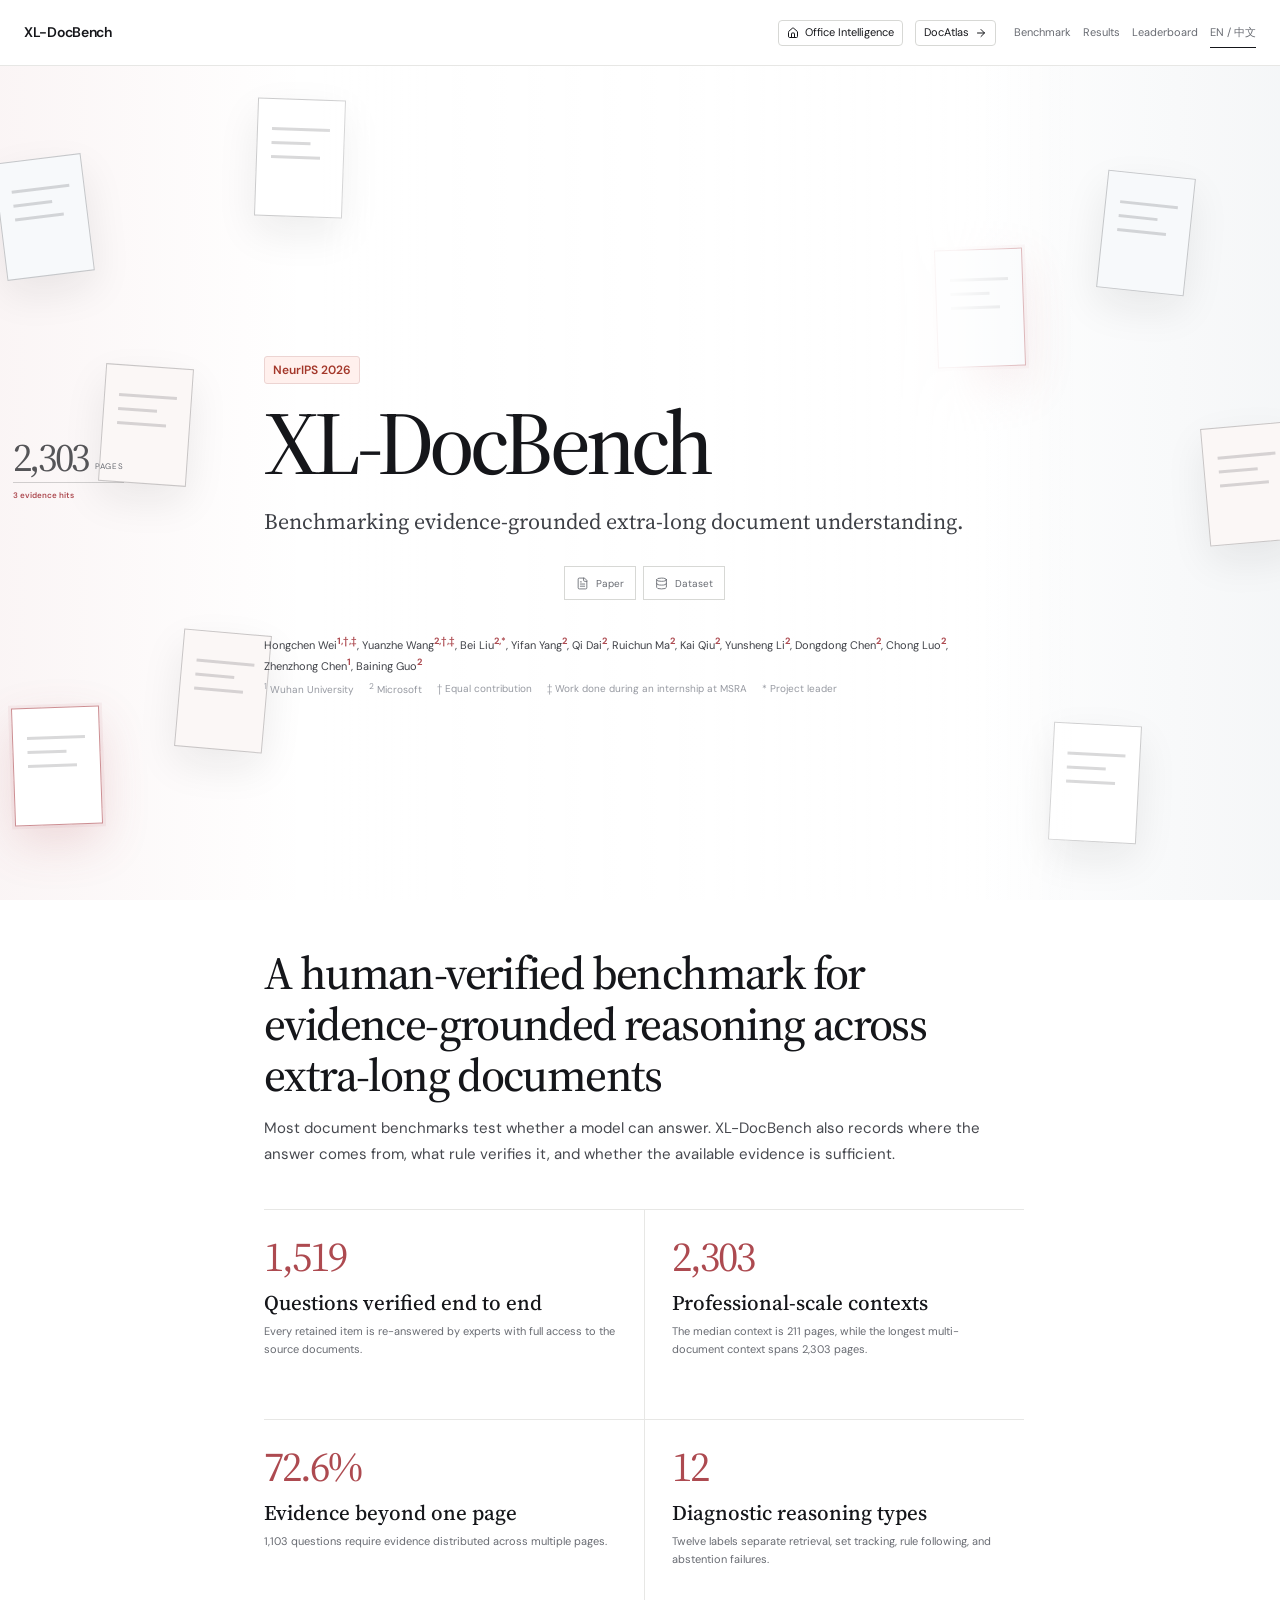
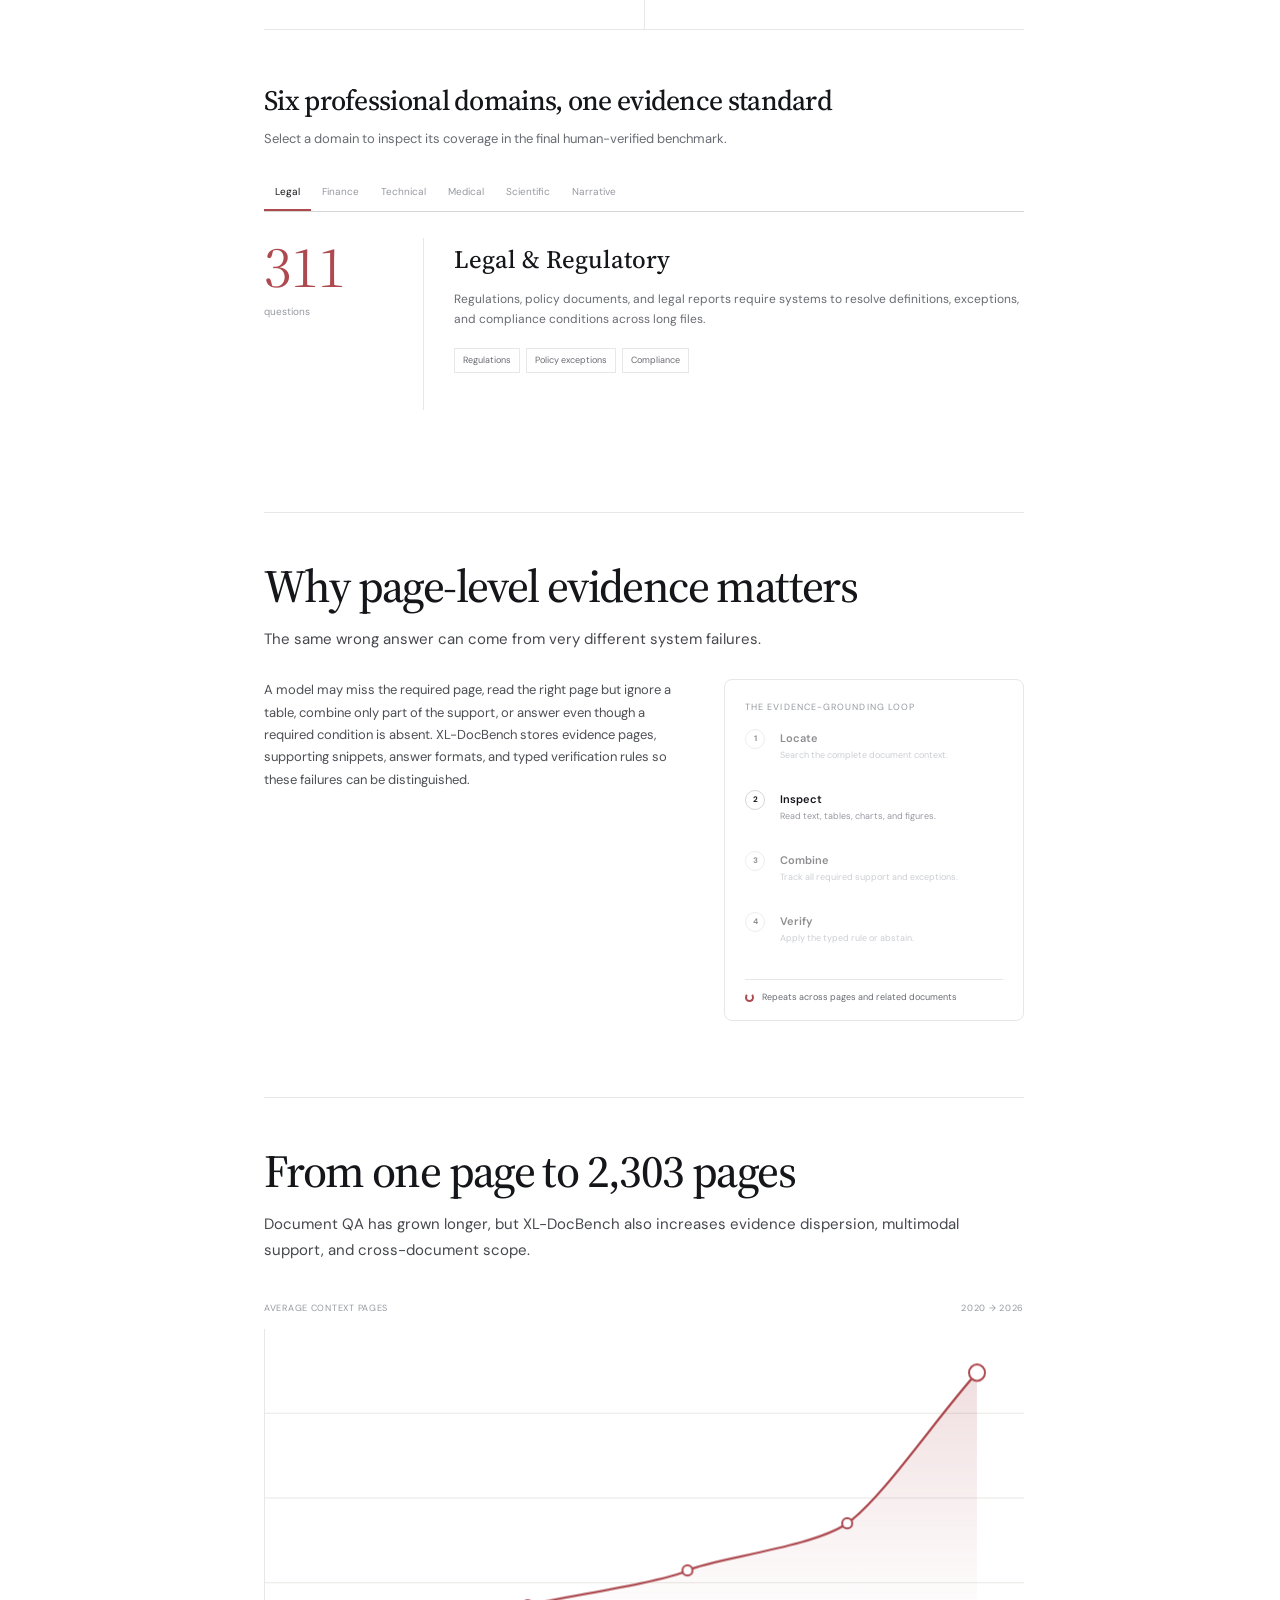
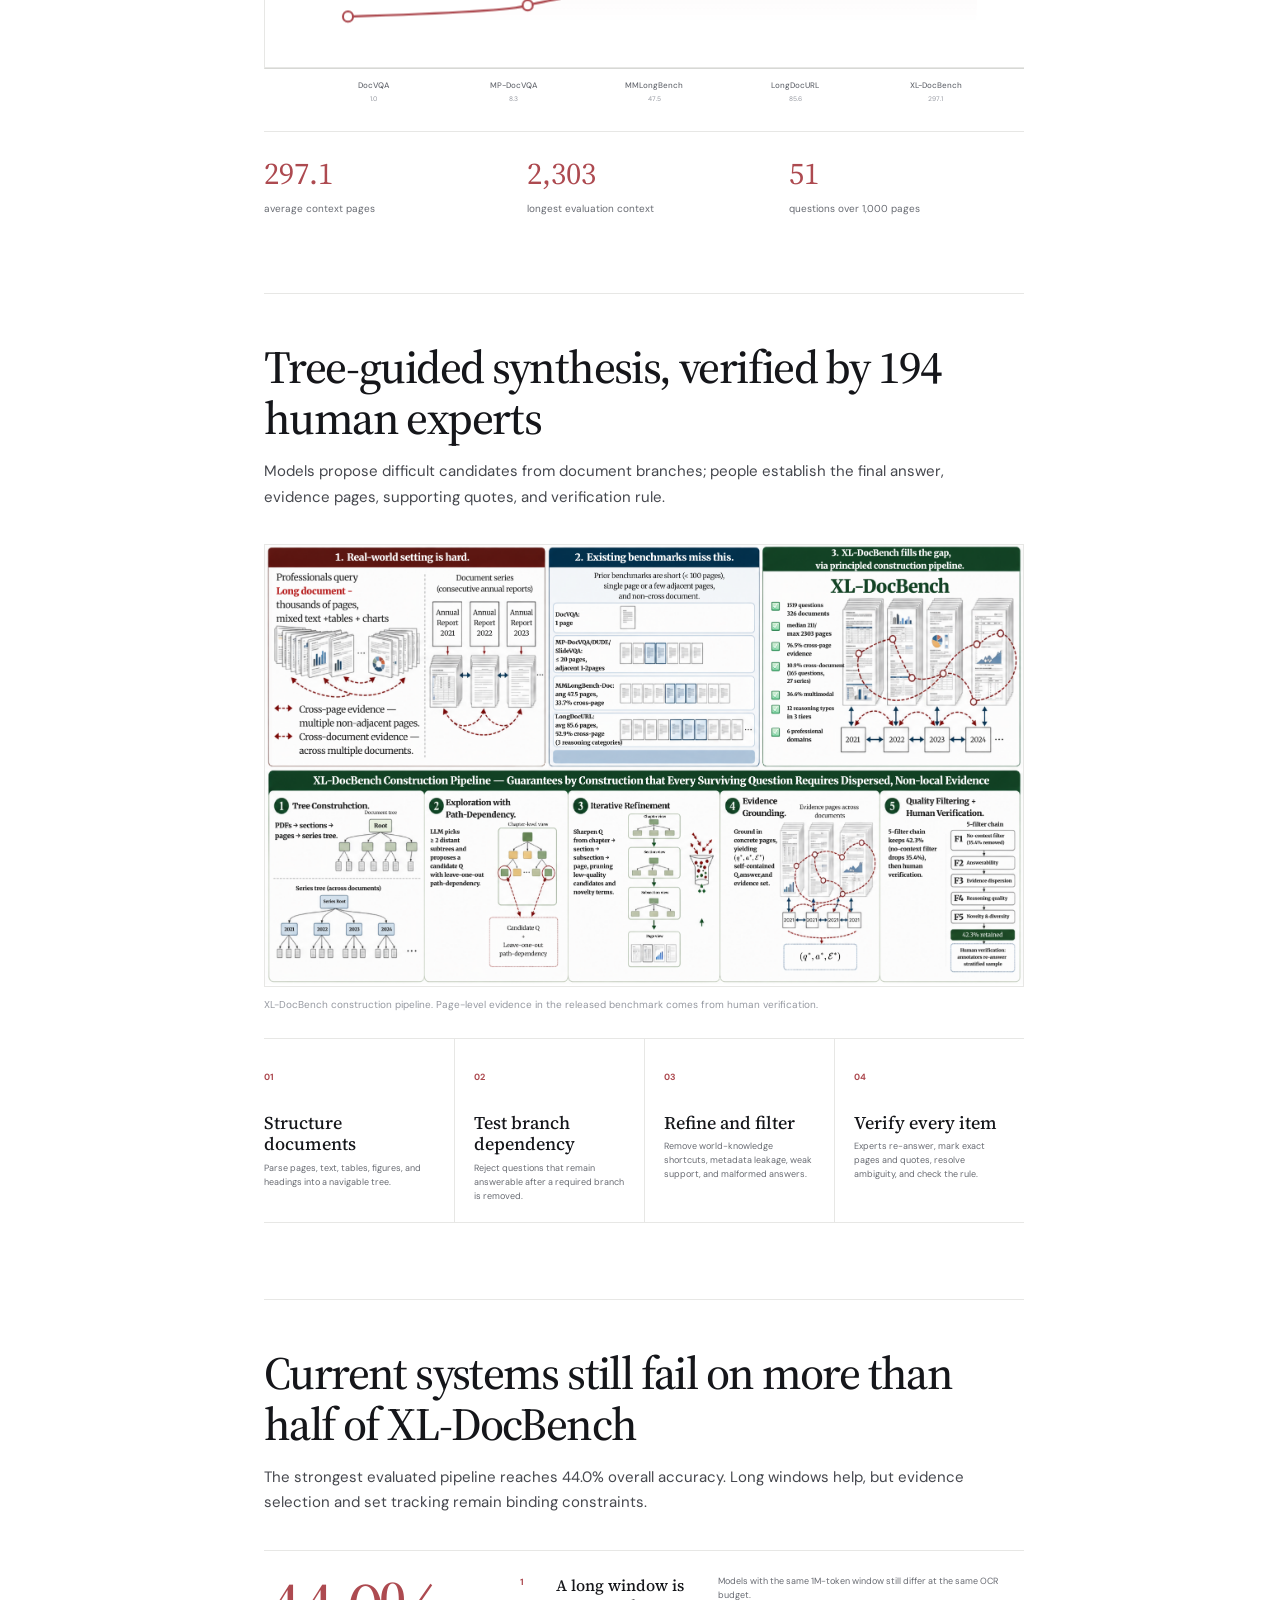
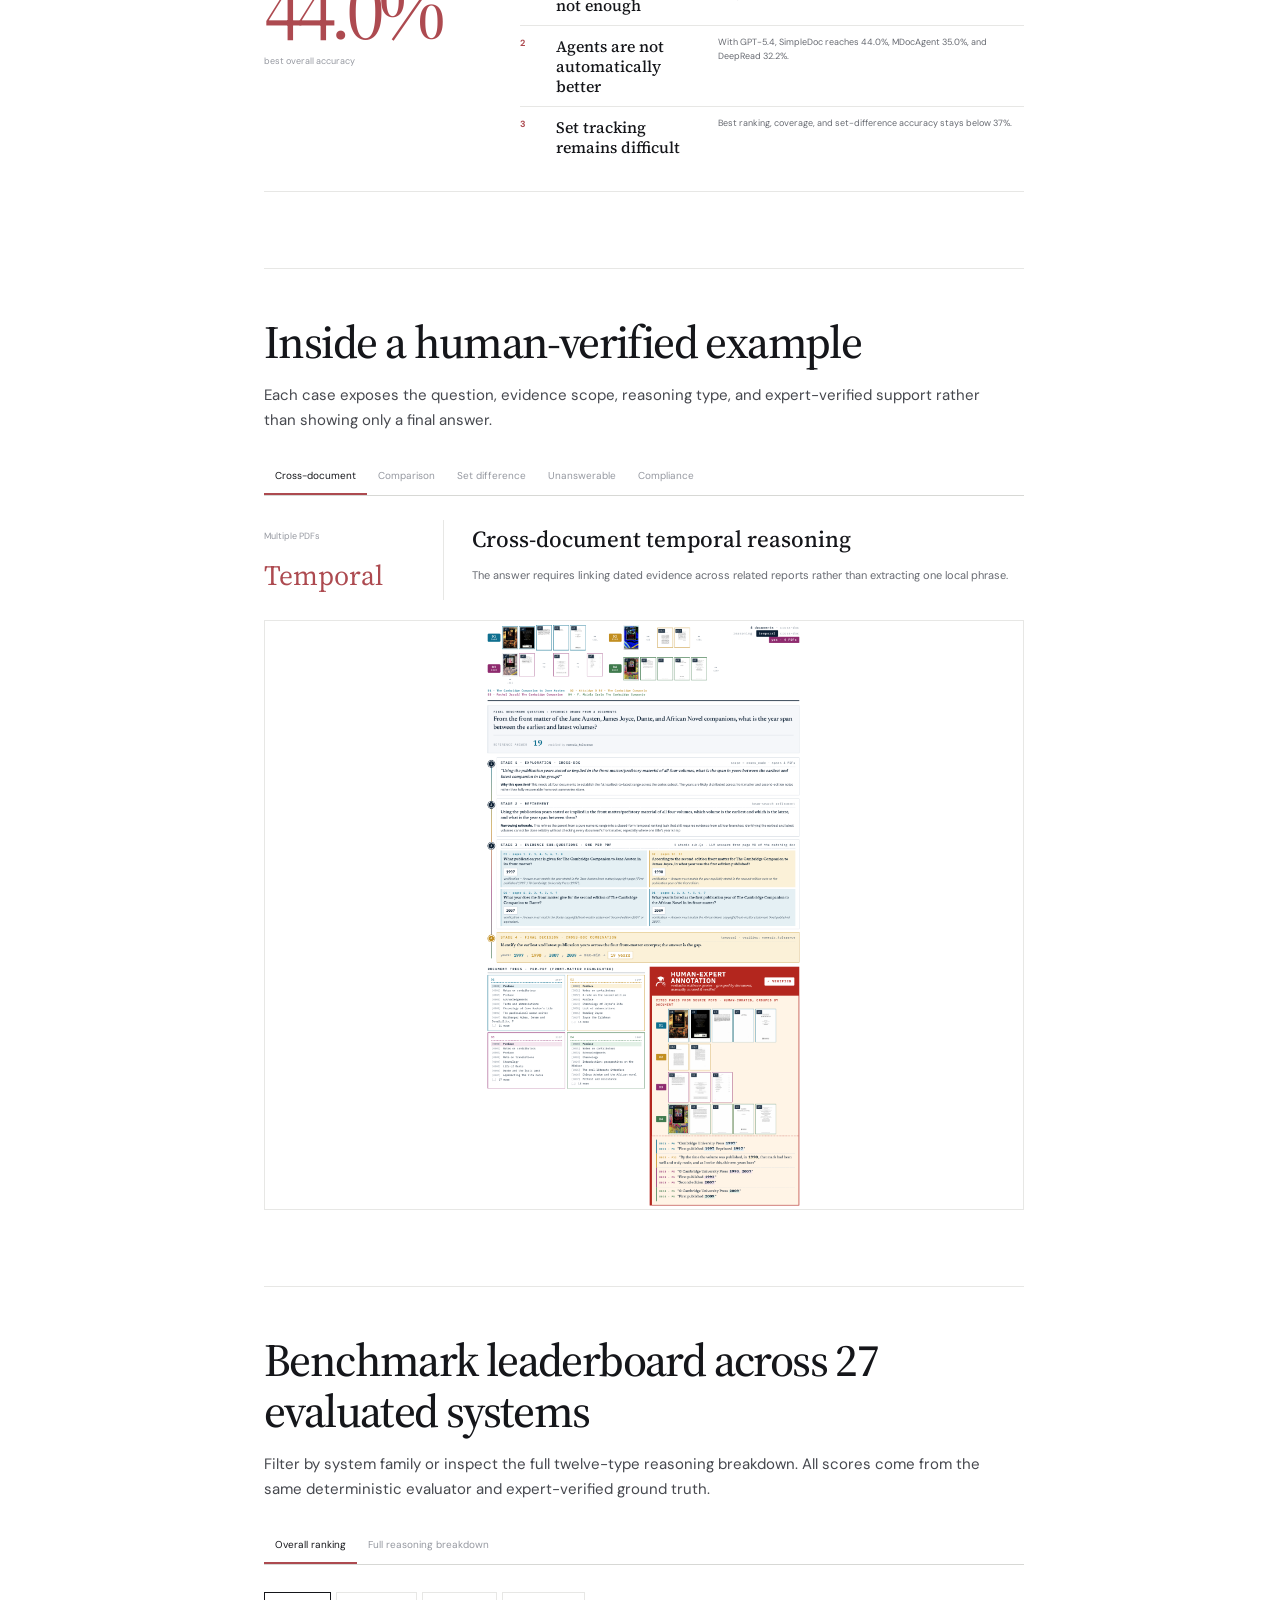
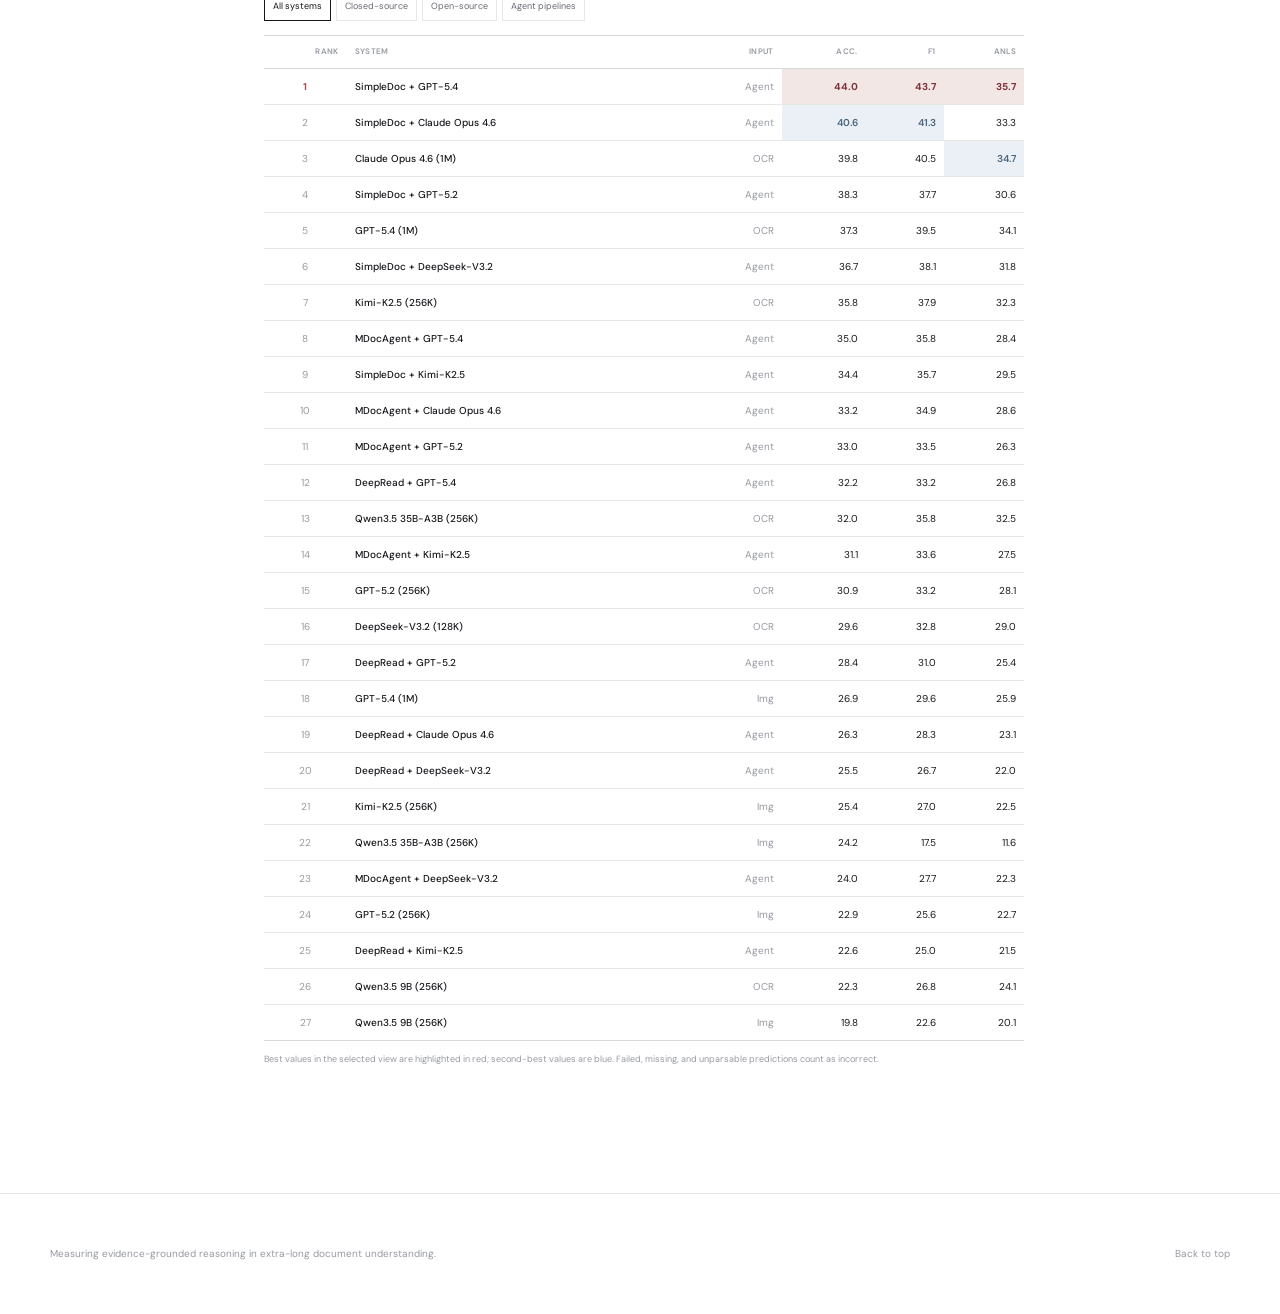
<file: xl-docbench/index.html>
<!doctype html>
<html lang="en">
  <head>
    <meta charset="utf-8" />
    <meta name="viewport" content="width=device-width, initial-scale=1" />
    <meta
      name="description"
      content="XL-DocBench, accepted to NeurIPS 2026, is a human-verified benchmark for evidence-grounded reasoning over extra-long professional documents."
    />
    <title>XL-DocBench — Evidence at Scale</title>
    <link rel="stylesheet" href="edge.css?v=20261007-neurips" />
    <script src="../assets/vendor/lucide.min.js?v=0.468.0" defer></script>
    <script src="edge.js?v=20260902-1" defer></script>
  </head>
  <body>
    <a class="skip-link" href="#main-content">Skip to content</a>

    <header class="edge-header" id="page-top">
      <div class="edge-header-inner">
        <a class="edge-brand" href="#page-top">XL-DocBench</a>
        <nav class="edge-nav" aria-label="Primary navigation">
          <a class="header-action site-return" href="../" aria-label="Back to Office Intelligence home" title="Office Intelligence home"><i data-lucide="house" aria-hidden="true"></i><span>Office Intelligence</span></a>
          <a class="header-action project-switch" href="../docatlas/" aria-label="Open DocAtlas" title="Open DocAtlas"><span>DocAtlas</span><i data-lucide="arrow-right" aria-hidden="true"></i></a>
          <a class="section-link section-link-start" href="#overview">Benchmark</a>
          <a class="section-link" href="#findings">Results</a>
          <a class="section-link" href="#leaderboard">Leaderboard</a>
          <button class="language-toggle" id="edge-language" type="button">EN / 中文</button>
        </nav>
      </div>
    </header>

    <header class="legacy-site" hidden>
      <a class="brand" href="#top" aria-label="XL-DocBench home">
        <span class="brand-mark" aria-hidden="true"><i></i><i></i><i></i></span>
        <span>XL-DocBench</span>
      </a>
      <div class="header-controls">
        <nav id="site-nav" class="site-nav" aria-label="Primary navigation">
          <a href="#benchmark">Benchmark</a>
          <a href="#pipeline">Pipeline</a>
          <a href="#taxonomy">Taxonomy</a>
          <a href="#results">Leaderboard</a>
        </nav>
        <button class="language-toggle" type="button" aria-label="Switch to Chinese" aria-pressed="false" title="切换至中文">中文</button>
      </div>
      <button class="menu-toggle" type="button" aria-expanded="false" aria-controls="site-nav">
        <span class="sr-only">Toggle navigation</span>
        <span></span><span></span>
      </button>
    </header>

    <main id="main-content">
      <section class="edge-hero" aria-labelledby="hero-title">
        <div class="hero-effect xl-evidence-field" aria-hidden="true">
          <div class="xl-page xl-page-1"><i></i><i></i><i></i></div>
          <div class="xl-page xl-page-2"><i></i><i></i><i></i></div>
          <div class="xl-page xl-page-3 is-evidence"><i></i><i></i><i></i><b>p. 042</b></div>
          <div class="xl-page xl-page-4"><i></i><i></i><i></i></div>
          <div class="xl-page xl-page-5"><i></i><i></i><i></i></div>
          <div class="xl-page xl-page-6"><i></i><i></i><i></i></div>
          <div class="xl-page xl-page-7 is-evidence"><i></i><i></i><i></i><b>p. 904</b></div>
          <div class="xl-page xl-page-8"><i></i><i></i><i></i></div>
          <div class="xl-page xl-page-9"><i></i><i></i><i></i></div>
          <div class="xl-scan"><span>evidence scan</span></div>
          <div class="xl-field-readout"><strong>2,303</strong><span>pages</span><i></i><b>3 evidence hits</b></div>
        </div>
        <div class="hero-space" aria-hidden="true"></div>
        <div class="hero-main">
          <div class="publication-venue">NeurIPS 2026</div>
          <h1 id="hero-title">XL-DocBench</h1>
          <p class="hero-tagline" data-copy="tagline">Benchmarking evidence-grounded extra-long document understanding.</p>
          <div class="hero-resources" aria-label="Project resources">
            <a class="resource-link" href="https://arxiv.org/abs/2608.00036v1" target="_blank" rel="noopener noreferrer"><i data-lucide="file-text" aria-hidden="true"></i><span>Paper</span></a>
            <a class="resource-link" href="https://huggingface.co/datasets/microsoft/XL-DocBench" target="_blank" rel="noopener noreferrer"><i data-lucide="database" aria-hidden="true"></i><span>Dataset</span></a>
          </div>
          <p class="hero-authors">Hongchen Wei<sup>1,†,‡</sup>, Yuanzhe Wang<sup>2,†,‡</sup>, Bei Liu<sup>2,*</sup>, Yifan Yang<sup>2</sup>, Qi Dai<sup>2</sup>, Ruichun Ma<sup>2</sup>, Kai Qiu<sup>2</sup>, Yunsheng Li<sup>2</sup>, Dongdong Chen<sup>2</sup>, Chong Luo<sup>2</sup>, Zhenzhong Chen<sup>1</sup>, Baining Guo<sup>2</sup></p>
          <p class="hero-affiliations"><span><sup>1</sup> Wuhan University</span><span><sup>2</sup> Microsoft</span><span>† Equal contribution</span><span>‡ Work done during an internship at MSRA</span><span>* Project leader</span></p>
        </div>
      </section>

      <div class="page-layout">
        <aside class="contents" aria-hidden="true"></aside>

        <article class="article">
          <section class="story-section" id="overview">
            <h2 data-copy="overviewTitle">A human-verified benchmark for evidence-grounded reasoning across extra-long documents</h2>
            <p class="section-lead" data-copy="overviewLead">Most document benchmarks test whether a model can answer. XL-DocBench also records where the answer comes from, what rule verifies it, and whether the available evidence is sufficient.</p>
            <div class="feature-grid">
              <article class="feature"><strong>1,519</strong><h3 data-copy="f1Title">Questions verified end to end</h3><p data-copy="f1Text">Every retained item is re-answered by experts with full access to the source documents.</p></article>
              <article class="feature"><strong>2,303</strong><h3 data-copy="f2Title">Professional-scale contexts</h3><p data-copy="f2Text">The median context is 211 pages, while the longest multi-document context spans 2,303 pages.</p></article>
              <article class="feature"><strong>72.6%</strong><h3 data-copy="f3Title">Evidence beyond one page</h3><p data-copy="f3Text">1,103 questions require evidence distributed across multiple pages.</p></article>
              <article class="feature"><strong>12</strong><h3 data-copy="f4Title">Diagnostic reasoning types</h3><p data-copy="f4Text">Twelve labels separate retrieval, set tracking, rule following, and abstention failures.</p></article>
            </div>
            <div class="subsection">
              <h3 data-copy="domainsTitle">Six professional domains, one evidence standard</h3>
              <p data-copy="domainsLead">Select a domain to inspect its coverage in the final human-verified benchmark.</p>
              <div class="domain-tabs" role="group" aria-label="Document domain">
                <button class="is-active" type="button" data-domain="legal">Legal</button><button type="button" data-domain="finance">Finance</button><button type="button" data-domain="technical">Technical</button><button type="button" data-domain="medical">Medical</button><button type="button" data-domain="scientific">Scientific</button><button type="button" data-domain="narrative">Narrative</button>
              </div>
              <div class="domain-panel" aria-live="polite">
                <div class="domain-stat"><strong id="domain-count">311</strong><span>questions</span></div>
                <div class="domain-copy"><h4 id="domain-title">Legal &amp; Regulatory</h4><p id="domain-description"></p><div class="domain-examples" id="domain-examples"></div></div>
              </div>
            </div>
          </section>

          <section class="story-section" id="evidence">
            <h2 data-copy="evidenceTitle">Why page-level evidence matters</h2>
            <p class="section-lead" data-copy="evidenceLead">The same wrong answer can come from very different system failures.</p>
            <div class="split-explanation">
              <div class="explanation-copy"><p data-copy="evidenceBody">A model may miss the required page, read the right page but ignore a table, combine only part of the support, or answer even though a required condition is absent. XL-DocBench stores evidence pages, supporting snippets, answer formats, and typed verification rules so these failures can be distinguished.</p></div>
              <div class="evidence-loop" aria-label="Evidence-grounding loop">
                <span data-copy="loopTitle">The evidence-grounding loop</span>
                <div class="loop-step is-active"><b>1</b><div><h4 data-copy="loop1">Locate</h4><p data-copy="loop1Text">Search the complete document context.</p></div></div>
                <div class="loop-step"><b>2</b><div><h4 data-copy="loop2">Inspect</h4><p data-copy="loop2Text">Read text, tables, charts, and figures.</p></div></div>
                <div class="loop-step"><b>3</b><div><h4 data-copy="loop3">Combine</h4><p data-copy="loop3Text">Track all required support and exceptions.</p></div></div>
                <div class="loop-step"><b>4</b><div><h4 data-copy="loop4">Verify</h4><p data-copy="loop4Text">Apply the typed rule or abstain.</p></div></div>
                <div class="loop-footer"><i></i><span data-copy="loopFooter">Repeats across pages and related documents</span></div>
              </div>
            </div>
          </section>

          <section class="story-section" id="scale">
            <h2 data-copy="scaleTitle">From one page to 2,303 pages</h2>
            <p class="section-lead" data-copy="scaleLead">Document QA has grown longer, but XL-DocBench also increases evidence dispersion, multimodal support, and cross-document scope.</p>
            <div class="scale-plot">
              <div class="plot-header"><span>AVERAGE CONTEXT PAGES</span><span>2020 → 2026</span></div>
              <div class="plot">
                <svg viewBox="0 0 700 280" preserveAspectRatio="none" aria-label="Average context pages across document benchmarks">
                  <defs><linearGradient id="scaleArea" x1="0" y1="0" x2="0" y2="1"><stop offset="0" stop-color="#ad4a50" stop-opacity=".18"/><stop offset="1" stop-color="#ad4a50" stop-opacity="0"/></linearGradient></defs>
                  <path class="plot-area" d="M45 263 C150 260 210 257 225 252 S360 230 385 218 S510 196 545 172 S635 68 675 25 L675 270 L45 270 Z"/>
                  <path class="plot-line" pathLength="1" d="M45 263 C150 260 210 257 225 252 S360 230 385 218 S510 196 545 172 S635 68 675 25"/>
                  <circle class="plot-point" cx="45" cy="263" r="5"/><circle class="plot-point" cx="225" cy="252" r="5"/><circle class="plot-point" cx="385" cy="218" r="5"/><circle class="plot-point" cx="545" cy="172" r="5"/><circle class="plot-point" cx="675" cy="25" r="8"/>
                </svg>
                <div class="plot-labels"><span><b>DocVQA</b><small>1.0</small></span><span><b>MP-DocVQA</b><small>8.3</small></span><span><b>MMLongBench</b><small>47.5</small></span><span><b>LongDocURL</b><small>85.6</small></span><span><b>XL-DocBench</b><small>297.1</small></span></div>
              </div>
              <div class="plot-callout"><div><strong>297.1</strong><span data-copy="scaleCall1">average context pages</span></div><div><strong>2,303</strong><span data-copy="scaleCall2">longest evaluation context</span></div><div><strong>51</strong><span data-copy="scaleCall3">questions over 1,000 pages</span></div></div>
            </div>
          </section>

          <section class="story-section" id="construction">
            <h2 data-copy="constructionTitle">Tree-guided synthesis, verified by 194 human experts</h2>
            <p class="section-lead" data-copy="constructionLead">Models propose difficult candidates from document branches; people establish the final answer, evidence pages, supporting quotes, and verification rule.</p>
            <figure class="paper-figure"><img src="assets/figures/pipeline.png" alt="XL-DocBench tree-guided construction and human verification pipeline"/><figcaption class="figure-caption">XL-DocBench construction pipeline. Page-level evidence in the released benchmark comes from human verification.</figcaption></figure>
            <div class="pipeline-steps">
              <article class="pipeline-step"><b>01</b><h3 data-copy="p1">Structure documents</h3><p data-copy="p1Text">Parse pages, text, tables, figures, and headings into a navigable tree.</p></article>
              <article class="pipeline-step"><b>02</b><h3 data-copy="p2">Test branch dependency</h3><p data-copy="p2Text">Reject questions that remain answerable after a required branch is removed.</p></article>
              <article class="pipeline-step"><b>03</b><h3 data-copy="p3">Refine and filter</h3><p data-copy="p3Text">Remove world-knowledge shortcuts, metadata leakage, weak support, and malformed answers.</p></article>
              <article class="pipeline-step"><b>04</b><h3 data-copy="p4">Verify every item</h3><p data-copy="p4Text">Experts re-answer, mark exact pages and quotes, resolve ambiguity, and check the rule.</p></article>
            </div>
          </section>

          <section class="story-section" id="findings">
            <h2 data-copy="findingsTitle">Current systems still fail on more than half of XL-DocBench</h2>
            <p class="section-lead" data-copy="findingsLead">The strongest evaluated pipeline reaches 44.0% overall accuracy. Long windows help, but evidence selection and set tracking remain binding constraints.</p>
            <div class="result-headline">
              <div class="big-score"><strong>44.0%</strong><span data-copy="bestLabel">best overall accuracy</span></div>
              <div class="finding-list">
                <article><b>1</b><h3 data-copy="find1">A long window is not enough</h3><p data-copy="find1Text">Models with the same 1M-token window still differ at the same OCR budget.</p></article>
                <article><b>2</b><h3 data-copy="find2">Agents are not automatically better</h3><p data-copy="find2Text">With GPT-5.4, SimpleDoc reaches 44.0%, MDocAgent 35.0%, and DeepRead 32.2%.</p></article>
                <article><b>3</b><h3 data-copy="find3">Set tracking remains difficult</h3><p data-copy="find3Text">Best ranking, coverage, and set-difference accuracy stays below 37%.</p></article>
              </div>
            </div>
          </section>

          <section class="story-section" id="cases">
            <h2 data-copy="casesTitle">Inside a human-verified example</h2>
            <p class="section-lead" data-copy="casesLead">Each case exposes the question, evidence scope, reasoning type, and expert-verified support rather than showing only a final answer.</p>
            <div class="case-tabs" role="group" aria-label="Case studies"><button class="is-active" type="button" data-case="cross">Cross-document</button><button type="button" data-case="comparison">Comparison</button><button type="button" data-case="difference">Set difference</button><button type="button" data-case="unanswerable">Unanswerable</button><button type="button" data-case="compliance">Compliance</button></div>
            <div class="case-stage">
              <div class="case-copy"><div><span id="case-scope">Multiple PDFs</span><strong id="case-reasoning">Temporal</strong></div><div><h3 id="case-title">Cross-document temporal reasoning</h3><p id="case-description"></p></div></div>
              <img class="case-image" id="case-image" src="assets/figures/cross-document-temporal.png" alt="Cross-document temporal reasoning case study"/>
            </div>
          </section>

          <section class="story-section" id="leaderboard">
            <h2 data-copy="leaderboardTitle">Benchmark leaderboard across 27 evaluated systems</h2>
            <p class="section-lead" data-copy="leaderboardLead">Filter by system family or inspect the full twelve-type reasoning breakdown. All scores come from the same deterministic evaluator and expert-verified ground truth.</p>
            <div class="leaderboard-tabs" role="group" aria-label="Leaderboard view"><button class="is-active" type="button" data-view="overall" data-copy="overall">Overall ranking</button><button type="button" data-view="detailed" data-copy="detailed">Full reasoning breakdown</button></div>
            <div class="leaderboard-toolbar"><div class="leaderboard-filter" role="group" aria-label="System family"><button class="is-active" type="button" data-family="all" data-copy="all">All systems</button><button type="button" data-family="closed" data-copy="closed">Closed-source</button><button type="button" data-family="open" data-copy="open">Open-source</button><button type="button" data-family="agent" data-copy="agent">Agent pipelines</button></div></div>
            <div class="table-wrap" tabindex="0"><table class="results-table" id="results-table"></table></div>
            <p class="table-note" data-copy="tableNote">Best values in the selected view are highlighted in red; second-best values are blue. Failed, missing, and unparsable predictions count as incorrect.</p>
          </section>
        </article>
      </div>
    </main>

    <footer class="edge-footer"><div class="edge-footer-inner"><span data-copy="footer">Measuring evidence-grounded reasoning in extra-long document understanding.</span><a href="#page-top" data-copy="back">Back to top</a></div></footer>

    <main class="legacy-site" hidden>
      <section class="hero academic-hero section-shell">
        <div class="hero-copy reveal">
          <p class="hero-kicker">XL-DOCBENCH · 2026</p>
          <h1>Evidence-grounded reasoning across <em>thousands of pages.</em></h1>
          <p class="hero-deck">A fully human-verified benchmark for finding, combining, and validating evidence in extra-long professional documents.</p>
          <div class="hero-actions">
            <a class="button button-primary" href="#benchmark">Explore the benchmark <span aria-hidden="true">↓</span></a>
            <a class="button button-quiet" href="#results">View leaderboard <span aria-hidden="true">→</span></a>
          </div>
          <div class="hero-paperline">
            <p class="hero-authors">Hongchen Wei<sup>1,†,‡</sup>, Yuanzhe Wang<sup>2,†,‡</sup>, Bei Liu<sup>2,*</sup>, Yifan Yang<sup>2</sup>, Qi Dai<sup>2</sup>, Ruichun Ma<sup>2</sup>, Kai Qiu<sup>2</sup>, Yunsheng Li<sup>2</sup>, Dongdong Chen<sup>2</sup>, Chong Luo<sup>2</sup>, Zhenzhong Chen<sup>1</sup>, Baining Guo<sup>2</sup></p>
            <p class="hero-affiliations"><span><sup>1</sup> Wuhan University</span><span><sup>2</sup> Microsoft</span><span>† Equal contribution</span><span>* Project leader</span></p>
          </div>
        </div>
        <div class="hero-scale" aria-label="XL-DocBench benchmark scale">
          <div class="scale-copy"><span>CONTEXT SCALE</span><strong>2,303</strong><p>pages in the longest evaluation context</p></div>
          <div class="scale-stack" aria-hidden="true">
            <i style="--page:1"></i><i style="--page:2"></i><i style="--page:3"></i><i style="--page:4"></i><i style="--page:5"></i><i style="--page:6"></i><i style="--page:7"></i><i style="--page:8"></i><i style="--page:9"></i><i style="--page:10"></i><i style="--page:11"></i><i style="--page:12"></i>
          </div>
          <div class="scale-trace"><span>1 page</span><i><b></b></i><span>2,303 pages</span></div>
        </div>
      </section>

      <section class="abstract-section" id="benchmark">
        <div class="section-shell benchmark-opening reveal">
          <p class="section-overline">A BENCHMARK BUILT FOR REAL DOCUMENT WORK</p>
          <h2>Long context is not enough.<br /><em>Systems must find the right evidence.</em></h2>
          <p class="opening-statement">Professional questions depend on policies, exceptions, tables, charts, and repeated measurements scattered across long files. XL-DocBench makes every answer auditable with expert-annotated evidence pages and typed verification rules.</p>
          <div class="opening-facts">
            <article><strong>1,519</strong><h3>Human-verified questions</h3><p>Every retained item is re-answered and grounded by experts.</p></article>
            <article><strong>72.6%</strong><h3>Cross-page reasoning</h3><p>1,103 questions require evidence from multiple pages.</p></article>
            <article><strong>36.6%</strong><h3>Multimodal evidence</h3><p>Tables, charts, and figures are required, not decorative.</p></article>
            <article><strong>194</strong><h3>Human experts</h3><p>Page support, answer rules, and ambiguity are checked manually.</p></article>
          </div>
        </div>
      </section>

      <section class="evidence-loop-section">
        <div class="section-shell story-heading reveal">
          <p class="section-overline">WHY EVIDENCE-GROUNDED EVALUATION MATTERS</p>
          <h2>One answer can hide<br /><em>four different failures.</em></h2>
          <p>A system can miss the right page, ignore part of the evidence, apply the wrong rule, or answer when support is absent. Final-answer accuracy alone cannot tell these failures apart.</p>
        </div>
        <div class="section-shell evidence-loop reveal" id="evidence-loop" data-loop-step="0">
          <header><span>THE EVIDENCE-GROUNDING LOOP</span><b>REPEATS ACROSS PAGES AND DOCUMENTS</b></header>
          <div class="loop-canvas">
            <div class="loop-query"><small>QUESTION</small><p>Which entity satisfies every requirement and exception?</p></div>
            <div class="loop-pages" aria-hidden="true">
              <span class="loop-page page-one"><b>p. 042</b><i></i><i></i><mark></mark></span>
              <span class="loop-page page-two"><b>p. 187</b><i></i><i></i><mark></mark></span>
              <span class="loop-page page-three"><b>p. 904</b><i></i><i></i><mark></mark></span>
            </div>
            <svg class="loop-path" viewBox="0 0 1000 330" preserveAspectRatio="none" aria-hidden="true"><path d="M170 170 C290 30 430 40 505 160 S735 300 850 155"/></svg>
            <div class="loop-rule"><small>TYPED RULE</small><p>All required conditions must hold; explicit exceptions override defaults.</p></div>
            <div class="loop-verdict"><span>VERIFIED</span><strong>Entity A</strong><p>3 evidence pages · rule satisfied</p></div>
          </div>
          <div class="loop-steps" role="group" aria-label="Evidence-grounding loop steps">
            <button class="is-active" type="button" data-loop-target="0" aria-pressed="true"><b>1</b><span>Locate</span><small>Search the full context</small></button>
            <button type="button" data-loop-target="1" aria-pressed="false"><b>2</b><span>Inspect</span><small>Read multimodal pages</small></button>
            <button type="button" data-loop-target="2" aria-pressed="false"><b>3</b><span>Verify</span><small>Apply the typed rule</small></button>
            <button type="button" data-loop-target="3" aria-pressed="false"><b>4</b><span>Diagnose</span><small>Attribute the failure</small></button>
          </div>
        </div>
      </section>

      <section class="scale-story-section">
        <div class="section-shell scale-story reveal">
          <div class="story-heading">
            <p class="section-overline">DOCUMENT QA, AT PROFESSIONAL SCALE</p>
            <h2>From one page<br /><em>to hundreds.</em></h2>
            <p>Prior benchmarks made document QA longer. XL-DocBench moves to professional contexts while also increasing cross-page, cross-document, multimodal, and unanswerable coverage.</p>
          </div>
          <div class="scale-chart" aria-label="Average context pages across document understanding benchmarks">
            <div class="scale-axis"><span>AVERAGE CONTEXT PAGES</span><span>0</span><span>100</span><span>200</span><span>300</span></div>
            <div class="scale-row"><span><b>DocVQA</b><small>2020</small></span><i><em style="--bar:.34%"></em></i><strong>1.0</strong></div>
            <div class="scale-row"><span><b>MP-DocVQA</b><small>2022</small></span><i><em style="--bar:2.8%"></em></i><strong>8.3</strong></div>
            <div class="scale-row"><span><b>MMLongBench-Doc</b><small>2024</small></span><i><em style="--bar:16%"></em></i><strong>47.5</strong></div>
            <div class="scale-row"><span><b>LongDocURL</b><small>2025</small></span><i><em style="--bar:28.8%"></em></i><strong>85.6</strong></div>
            <div class="scale-row scale-row-ours"><span><b>XL-DocBench</b><small>2026</small></span><i><em style="--bar:100%"></em></i><strong>297.1</strong></div>
            <p><b>3.5×</b> longer on average than the closest prior benchmark <span>·</span> <b>2,303</b> pages at maximum</p>
          </div>
        </div>
      </section>

      <section class="demo-video-section" aria-label="XL-DocBench product demo video" hidden>
        <div class="section-shell demo-video-layout">
          <div class="demo-video-intro">
            <p class="eyebrow"><span></span> 25-second benchmark story</p>
            <h2>Why evidence-grounded<br /><em>extra-long document understanding?</em></h2>
          </div>

          <div class="demo-video" id="demo-video" aria-label="Six-scene XL-DocBench product animation">
            <div class="demo-ambient" aria-hidden="true"><i></i><i></i><i></i></div>
            <header class="demo-hud">
              <span>XL-DOCBENCH / PRODUCT DEMO</span>
              <span class="demo-time" id="demo-time">01 / 06 · MOTIVATION</span>
            </header>

            <div class="demo-scenes">
              <article class="demo-scene demo-scene-problem is-active" data-scene="0">
                <div class="demo-copy">
                  <span class="demo-kicker">REAL-WORLD DOCUMENT WORK</span>
                  <h3>Critical evidence is buried across <em>thousands of pages.</em></h3>
                  <p>Annual reports, regulations, clinical guidelines, and technical manuals rarely fit on one page—or in one document.</p>
                </div>
                <div class="demo-doc-tower" aria-hidden="true">
                  <div class="demo-doc-sheet sheet-a"><b>ANNUAL REPORT</b><span>847 pages</span><i></i><i></i><i></i></div>
                  <div class="demo-doc-sheet sheet-b"><b>REGULATION</b><span>1,204 pages</span><i></i><i></i><i></i></div>
                  <div class="demo-doc-sheet sheet-c"><b>TECHNICAL MANUAL</b><span>2,303 pages</span><i></i><i></i><i></i></div>
                  <div class="demo-page-counter"><strong>2,303</strong><span>pages to search</span></div>
                </div>
              </article>

              <article class="demo-scene demo-scene-gap" data-scene="1">
                <div class="demo-evolution-heading">
                  <span class="demo-kicker">THE BENCHMARK LANDSCAPE</span>
                  <h3>Document QA is getting longer.<br /><em>But length alone is not enough.</em></h3>
                </div>
                <div class="demo-evolution-chart">
                  <div class="demo-axis-title">AVERAGE CONTEXT PAGES</div>
                  <svg viewBox="0 0 900 325" preserveAspectRatio="none" aria-label="Average context pages across document understanding benchmarks">
                    <defs>
                      <linearGradient id="evolutionArea" x1="0" y1="0" x2="0" y2="1">
                        <stop offset="0" stop-color="#7f9873" stop-opacity=".34" />
                        <stop offset="1" stop-color="#7f9873" stop-opacity="0" />
                      </linearGradient>
                      <linearGradient id="evolutionLine" x1="0" y1="0" x2="1" y2="0">
                        <stop offset="0" stop-color="#688276" />
                        <stop offset=".72" stop-color="#7f9873" />
                        <stop offset="1" stop-color="#c75b3d" />
                      </linearGradient>
                    </defs>
                    <g class="demo-chart-grid">
                      <line x1="55" y1="260" x2="855" y2="260" /><line x1="55" y1="205" x2="855" y2="205" />
                      <line x1="55" y1="150" x2="855" y2="150" /><line x1="55" y1="95" x2="855" y2="95" />
                      <line x1="55" y1="40" x2="855" y2="40" />
                    </g>
                    <path class="demo-evolution-area" d="M75 255 C155 252 190 249 245 245 S375 220 420 210 S545 178 600 164 S710 125 825 48 L825 260 L75 260 Z" />
                    <path class="demo-evolution-line" pathLength="1" d="M75 255 C155 252 190 249 245 245 S375 220 420 210 S545 178 600 164 S710 125 825 48" />
                    <g class="demo-chart-points">
                      <circle cx="75" cy="255" r="5" /><circle cx="245" cy="245" r="5" /><circle cx="420" cy="210" r="5" />
                      <circle cx="600" cy="164" r="5" /><circle class="demo-xl-point" cx="825" cy="48" r="9" />
                    </g>
                    <g class="demo-chart-values">
                      <text x="75" y="239">1.0</text><text x="245" y="229">8.3</text><text x="420" y="194">47.5</text>
                      <text x="600" y="148">85.6</text><text class="demo-xl-value" x="825" y="27">297.1</text>
                    </g>
                  </svg>
                  <div class="demo-chart-labels">
                    <span>DocVQA<small>2020</small></span><span>MP-DocVQA<small>2022</small></span><span>MMLongBench-Doc<small>2024</small></span>
                    <span>LongDocURL<small>2025</small></span><span class="demo-xl-label">XL-DocBench<small>2026</small></span>
                  </div>
                  <div class="demo-xl-callout"><span>3.5×</span> longer than the closest prior benchmark</div>
                </div>
                <div class="demo-capability-rail">
                  <span class="demo-capability-title">AND EVALUATES</span>
                  <div class="demo-capability"><b>72.6%</b><span>Cross-page</span></div>
                  <div class="demo-capability"><b>✓</b><span>Cross-document</span></div>
                  <div class="demo-capability"><b>TXT · TAB · C · I</b><span>Multimodal</span></div>
                  <div class="demo-capability"><b>✓</b><span>Unanswerable</span></div>
                  <div class="demo-capability"><b>2.30</b><span>Evidence pages</span></div>
                </div>
              </article>

              <article class="demo-scene demo-scene-retrieval" data-scene="2">
                <div class="demo-retrieval-copy">
                  <span class="demo-kicker">RETRIEVE → READ → SYNTHESIZE</span>
                  <h3>Find the evidence.<br /><em>Not just the page.</em></h3>
                  <p>Search across a document collection, inspect candidate pages, extract multimodal support, and combine only the evidence required by the question.</p>
                </div>

                <div class="demo-retrieval-stage">
                  <div class="demo-query-bar"><i></i><span>Which entity satisfies every requirement and exception?</span><b>SEARCHING 331 DOCUMENTS</b></div>
                  <div class="demo-document-universe" aria-label="Document collection under retrieval">
                    <span class="demo-mini-doc"><b>PDF 01</b><i></i><i></i></span><span class="demo-mini-doc"><b>PDF 02</b><i></i><i></i></span>
                    <span class="demo-mini-doc demo-hit demo-hit-text"><b>PDF 03 · p.42</b><i></i><i></i><em>TXT</em></span>
                    <span class="demo-mini-doc"><b>PDF 04</b><i></i><i></i></span><span class="demo-mini-doc"><b>PDF 05</b><i></i><i></i></span>
                    <span class="demo-mini-doc demo-hit demo-hit-table"><b>PDF 06 · p.187</b><i></i><i></i><em>TAB</em></span>
                    <span class="demo-mini-doc"><b>PDF 07</b><i></i><i></i></span><span class="demo-mini-doc"><b>PDF 08</b><i></i><i></i></span>
                    <span class="demo-mini-doc"><b>PDF 09</b><i></i><i></i></span><span class="demo-mini-doc demo-hit demo-hit-chart"><b>PDF 10 · p.904</b><i></i><i></i><em>CHART</em></span>
                    <span class="demo-mini-doc"><b>PDF 11</b><i></i><i></i></span><span class="demo-mini-doc"><b>PDF 12</b><i></i><i></i></span>
                    <span class="demo-mini-doc demo-hit demo-hit-image"><b>PDF 13 · p.1,208</b><i></i><i></i><em>IMAGE</em></span>
                    <span class="demo-mini-doc"><b>PDF 14</b><i></i><i></i></span><span class="demo-mini-doc"><b>PDF 15</b><i></i><i></i></span>
                    <div class="demo-retrieval-scan" aria-hidden="true"></div>
                  </div>

                  <div class="demo-evidence-tray" aria-label="Retrieved multimodal evidence">
                    <span class="demo-tray-label">RETRIEVED EVIDENCE</span>
                    <article class="demo-evidence-piece evidence-text"><b>TEXT · p.42</b><p>Condition applies to all qualified entities except...</p><i></i></article>
                    <article class="demo-evidence-piece evidence-table"><b>TABLE · p.187</b><div><span>A</span><span>82</span><span>B</span><span>74</span></div><i></i></article>
                    <article class="demo-evidence-piece evidence-chart"><b>CHART · p.904</b><div><i></i><i></i><i></i><i></i></div><span>FY21–FY24</span></article>
                    <article class="demo-evidence-piece evidence-image"><b>IMAGE · p.1,208</b><div><i></i><i></i><i></i></div><span>Exception flow</span></article>
                  </div>

                  <div class="demo-synthesis-core">
                    <span>SYNTHESIZE</span><i></i><b>4 / 4</b>
                  </div>
                  <div class="demo-generated-answer"><span>VERIFIED ANSWER</span><strong>Entity A</strong><p>All required evidence found · exception checked</p></div>
                </div>
              </article>

              <article class="demo-scene demo-scene-groundtruth" data-scene="3">
                <div class="demo-groundtruth-copy">
                  <span class="demo-kicker">GROUND TRUTH YOU CAN AUDIT</span>
                  <h3>Every answer comes with the evidence trail.</h3>
                  <ul><li>Expert-annotated evidence pages</li><li>Evidence quotes and snippets</li><li>Typed verification rules</li><li>Answer format and aliases</li></ul>
                </div>
                <div class="demo-groundtruth-visual">
                  <img src="assets/figures/pipeline.png" alt="XL-DocBench human-verified construction pipeline" />
                  <div class="demo-expert-badge"><strong>194</strong><span>human experts</span></div>
                  <div class="demo-verified-stamp"><b>✓</b><span>FULLY<br />VERIFIED</span></div>
                </div>
              </article>

              <article class="demo-scene demo-scene-diagnostics" data-scene="4">
                <div class="demo-diagnostic-copy"><span class="demo-kicker">NOT JUST ONE SCORE</span><h3>Diagnose where systems fail.</h3><p>12 reasoning types separate retrieval, set tracking, rule following, consistency, and abstention.</p></div>
                <div class="demo-reasoning-orbit" aria-label="Twelve reasoning types">
                  <span>Comparison</span><span>Reference</span><span>Ranking</span><span>Coverage</span><span>Reconciliation</span><span>Set difference</span><span>Unanswerable</span><span>Temporal</span><span>Compliance</span><span>Counterfactual</span><span>Aggregation</span><span>Consistency</span>
                  <strong>12</strong>
                </div>
              </article>

              <article class="demo-scene demo-scene-result" data-scene="5">
                <div class="demo-main-table-viz" aria-label="Top systems from the main results table">
                  <div class="demo-ranking-head"><span>MAIN RESULTS · OVERALL ACCURACY</span><b>0</b><b>10</b><b>20</b><b>30</b><b>40</b><b>50%</b></div>
                  <div class="demo-ranking-row rank-first">
                    <span class="demo-rank">01</span><div class="demo-system"><b>SimpleDoc + GPT-5.4</b><i>AGENT</i></div><div class="demo-score-track"><i style="--score:88%"></i></div><strong>44.0</strong>
                  </div>
                  <div class="demo-ranking-row">
                    <span class="demo-rank">02</span><div class="demo-system"><b>SimpleDoc + Claude Opus 4.6</b><i>AGENT</i></div><div class="demo-score-track"><i style="--score:81.2%"></i></div><strong>40.6</strong>
                  </div>
                  <div class="demo-ranking-row rank-ocr">
                    <span class="demo-rank">03</span><div class="demo-system"><b>Claude Opus 4.6</b><i>OCR</i></div><div class="demo-score-track"><i style="--score:79.6%"></i></div><strong>39.8</strong>
                  </div>
                  <div class="demo-ranking-row">
                    <span class="demo-rank">04</span><div class="demo-system"><b>SimpleDoc + GPT-5.2</b><i>AGENT</i></div><div class="demo-score-track"><i style="--score:76.6%"></i></div><strong>38.3</strong>
                  </div>
                  <div class="demo-ranking-row rank-ocr">
                    <span class="demo-rank">05</span><div class="demo-system"><b>GPT-5.4</b><i>OCR</i></div><div class="demo-score-track"><i style="--score:74.6%"></i></div><strong>37.3</strong>
                  </div>
                  <div class="demo-hard-skills">
                    <span>BEST ACCURACY ON DIFFICULT REASONING TYPES</span>
                    <div><b>Ranking</b><i><em style="--skill:71.6%"></em></i><strong>35.8</strong></div>
                    <div><b>Coverage</b><i><em style="--skill:61.6%"></em></i><strong>30.8</strong></div>
                    <div><b>Set difference</b><i><em style="--skill:72.8%"></em></i><strong>36.4</strong></div>
                  </div>
                </div>
                <div class="demo-result-copy"><span class="demo-kicker">THE CHALLENGE REMAINS OPEN</span><strong>44.0%</strong><h3>best overall accuracy</h3><p>Even the strongest evaluated system fails on more than half of XL-DocBench.</p></div>
                <div class="demo-end-card"><span>XL-DOCBENCH</span><h3>Find the evidence.<br />Apply the rule.<br /><em>Know when to abstain.</em></h3><p>xl-docbench.github.io/xl-docbench/</p></div>
              </article>
            </div>

            <footer class="demo-controls">
              <button class="demo-control" id="demo-toggle" type="button" aria-label="Pause demo">Ⅱ</button>
              <div class="demo-progress" id="demo-progress" aria-label="Demo scene progress"></div>
              <button class="demo-replay" id="demo-replay" type="button" aria-label="Replay product demo">↻ Replay</button>
            </footer>
          </div>
        </div>
      </section>

      <section class="section-shell benchmark-section" id="landscape">
        <div class="section-heading reveal">
          <p class="eyebrow"><span></span> Benchmark positioning</p>
          <div class="heading-grid">
            <h2>Page-level evidence for<br /><em>extra-long document reasoning.</em></h2>
            <p>
              XL-DocBench evaluates long-document systems under realistic document length, evidence dispersion, multimodal support, and explicit answer-verification conditions.
            </p>
          </div>
        </div>

        <div class="benchmark-specification reveal">
          <article>
            <span>DOCUMENTS</span>
            <h3>331 public professional documents</h3>
            <p>Legal, finance, technical, medical, scientific, and narrative sources with contexts ranging from local documents to multi-PDF series.</p>
          </article>
          <article>
            <span>ANNOTATION</span>
            <h3>Expert-verified evidence records</h3>
            <p>Every retained item includes answer support from annotated pages and quotes, together with an answer format and typed verification rule.</p>
          </article>
          <article>
            <span>TASK CONDITIONS</span>
            <h3>Evidence spread and answer support</h3>
            <p>Multi-page, multimodal, cross-document, and <code>None</code>-answer examples expose distinct long-document failure modes.</p>
          </article>
        </div>

        <div class="stat-grid reveal" aria-label="Dataset statistics">
          <article><strong>72.6%</strong><span>multi-page evidence</span></article>
          <article><strong>36.6%</strong><span>table, chart, or image evidence</span></article>
          <article><strong>10.9%</strong><span>cross-document questions</span></article>
          <article><strong>14.4%</strong><span><code>None</code>-answer cases</span></article>
          <article><strong>6</strong><span>professional domains</span></article>
          <article><strong>12</strong><span>diagnostic reasoning types</span></article>
        </div>

        <div class="benchmark-table-intro reveal">
          <div>
            <p class="benchmark-table-kicker">TABLE 01 · BENCHMARK LANDSCAPE</p>
            <h3>Scale, evidence, and scope.</h3>
          </div>
          <p class="benchmark-table-description">XL-DocBench jointly increases context scale, evidence spread, cross-document scope, and answer-support diagnostics.</p>
        </div>
        <div class="benchmark-comparison reveal" aria-label="Comparison of XL-DocBench and prior document understanding benchmarks">
          <div class="comparison-table-wrap" tabindex="0">
            <table class="comparison-table">
              <thead>
                <tr>
                  <th scope="col">Benchmark</th>
                  <th scope="col">Release</th>
                  <th scope="col">Pages</th>
                  <th scope="col">Tokens</th>
                  <th scope="col">Cross-page</th>
                  <th scope="col">Cross-doc.</th>
                  <th scope="col">Unans.</th>
                  <th scope="col">Source</th>
                  <th scope="col">Avg. evidence pages</th>
                </tr>
              </thead>
              <tbody>
                <tr><td>DocVQA</td><td>2020-07</td><td>1.0</td><td>151.5</td><td>×</td><td>×</td><td>×</td><td>TXT/L/C/TAB/I</td><td>1.0</td></tr>
                <tr><td>ChartQA</td><td>2022-03</td><td>1.0</td><td>236.9</td><td>×</td><td>×</td><td>×</td><td>C</td><td>1.0</td></tr>
                <tr><td>InfoVQA</td><td>2021-04</td><td>1.2</td><td>288.0</td><td>×</td><td>×</td><td>×</td><td>L/C/TAB/I</td><td>1.0</td></tr>
                <tr><td>TAT-QA</td><td>2022-07</td><td>1.1</td><td>577.0</td><td>×</td><td>×</td><td>×</td><td>TXT/TAB</td><td>1.0</td></tr>
                <tr><td>VisualWebBench</td><td>2024-04</td><td>1.0</td><td>452.4</td><td>×</td><td>×</td><td>×</td><td>L/I</td><td>1.0</td></tr>
                <tr><td>MP-DocVQA</td><td>2022-12</td><td>8.3</td><td>2,026.6</td><td>×</td><td>×</td><td>×</td><td>TXT/L/C/TAB/I</td><td>1.0</td></tr>
                <tr><td>DUDE</td><td>2023-05</td><td>5.7</td><td>1,831.5</td><td>✓ (*)</td><td>×</td><td>✓ (*)</td><td>TXT/L/C/TAB/I</td><td>—</td></tr>
                <tr><td>SlideVQA</td><td>2023-01</td><td>20.0</td><td>2,030.5</td><td>✓ (*)</td><td>×</td><td>×</td><td>TXT/L/C/TAB/I</td><td>—</td></tr>
                <tr><td>MMLongBench-Doc</td><td>2024-07</td><td>47.5</td><td>21,214.1</td><td>✓ (33.0%)</td><td>×</td><td>✓</td><td>TXT/L/C/TAB/I</td><td>1.88</td></tr>
                <tr><td>LongDocURL</td><td>2025-07</td><td>85.6</td><td>43,622.6</td><td>✓ (52.9%)</td><td>×</td><td>✓</td><td>TXT/L/TAB/I</td><td>1.53</td></tr>
                <tr class="comparison-ours"><td>XL-DocBench</td><td>2026-04</td><td>297.1</td><td>227,463.2</td><td>✓ (72.6%)</td><td>✓</td><td>✓</td><td>TXT/TAB/C/I</td><td>2.30</td></tr>
              </tbody>
            </table>
          </div>
          <p class="comparison-table-note">TXT/L/C/TAB/I: text, layout, chart, table, and image. (*) indicates the benchmark includes the capability but does not report the corresponding percentage.</p>
        </div>
      </section>

      <section class="section-shell visual-section" id="pipeline">
        <div class="section-heading reveal">
          <p class="eyebrow"><span></span> Construction methodology</p>
          <div class="heading-grid">
            <h2>Tree-guided construction<br /><em>and human verification.</em></h2>
            <p>
              Candidate generation operates over document-tree branches; human experts establish the final page-level evidence and verification labels.
            </p>
          </div>
        </div>

        <div class="figure-layout reveal">
          <div class="figure-panel figure-large">
            <div class="figure-panel-head"><span>FIG. 01</span><span>Construction pipeline</span></div>
            <img class="figure-image" src="assets/figures/pipeline.png" alt="XL-DocBench construction pipeline" />
          </div>
          <ol class="pipeline-list">
            <li><b>01</b><div><h3>Structure documents</h3><p>Parse PDFs into pages, text, tables, figures, and hierarchical trees.</p></div></li>
            <li><b>02</b><div><h3>Test branch dependency</h3><p>Keep candidates only when removing a selected branch removes necessary support.</p></div></li>
            <li><b>03</b><div><h3>Refine and filter</h3><p>Reject local shortcuts, metadata leakage, malformed answers, and weak evidence.</p></div></li>
            <li><b>04</b><div><h3>Verify with experts</h3><p>Experts re-answer, mark pages and quotes, and check the typed rule.</p></div></li>
          </ol>
        </div>
      </section>

      <section class="section-shell dataset-design-section" id="taxonomy">
        <div class="section-heading reveal">
          <p class="eyebrow"><span></span> Dataset design and annotation</p>
          <div class="heading-grid">
            <h2>Reasoning labels, annotation records,<br /><em>and dataset statistics.</em></h2>
            <p>Each example combines a reasoning label, evidence-grounded verification record, and context-level statistics for diagnostic evaluation.</p>
          </div>
        </div>

        <div class="dataset-design-top reveal">
          <div class="dataset-subsection taxonomy-copy">
            <p class="subsection-kicker">2.1 REASONING TAXONOMY</p>
            <div class="tier"><span>T1</span><div><h3>Core</h3><p>Comparison · Reference chain</p></div></div>
            <div class="tier"><span>T2</span><div><h3>Structural</h3><p>Ranking · Coverage · Reconciliation</p></div></div>
            <div class="tier"><span>T3</span><div><h3>Advanced</h3><p>Set difference · Unanswerable · Temporal · Compliance · Counterfactual · Aggregation · Consistency</p></div></div>
            <p class="taxonomy-note">The labels separate evidence localization, set tracking, rule following, and abstention errors.</p>
          </div>
          <div class="figure-panel taxonomy-figure">
            <div class="figure-panel-head"><span>FIG. 02</span><span>Reasoning labels and evidence structure</span></div>
            <img class="figure-image" src="assets/figures/reasoning-labels.png" alt="Distribution of reasoning labels and evidence structure across XL-DocBench" />
          </div>
        </div>

        <div class="dataset-records reveal">
          <div class="dataset-subsection-copy">
            <p class="subsection-kicker">2.2 ANNOTATION RECORD</p>
            <p>Each retained example pairs its answer with evidence pages, evidence snippets, an answer format, and a typed verification rule.</p>
          </div>
          <div class="evidence-grid">
            <article class="evidence-card page-card"><span class="small-label">EVIDENCE</span><b>Pages 83 · 217 · 891</b><p>Traceable sources reveal whether a model found all required support.</p></article>
            <article class="evidence-card rule-card"><span class="small-label">RULE</span><b>Reconcile values under a stated condition.</b><p>Verification reflects the reasoning operation, not only the answer surface.</p></article>
            <article class="evidence-card answer-example"><span class="small-label">ANSWER</span><b>Verified and normalized</b><p>Unsupported answers are measured explicitly with <code>None</code>-answer cases.</p></article>
          </div>
        </div>

        <div class="dataset-statistics reveal">
          <div class="dataset-subsection-copy">
            <p class="subsection-kicker">2.3 DATASET STATISTICS</p>
            <p>Context length, evidence span, evidence count, modality, and answer format describe distinct forms of document-level difficulty.</p>
          </div>
          <div class="figure-panel stats-figure">
            <div class="figure-panel-head"><span>FIG. 03</span><span>Dataset composition</span></div>
            <img class="figure-image" src="assets/figures/dataset-composition.png" alt="XL-DocBench context, evidence span, modality, and answer-format composition" />
          </div>
        </div>
      </section>

      <section class="results-section" id="results">
        <div class="section-shell">
          <div class="section-heading light reveal">
            <p class="eyebrow"><span></span> XL-DocBench leaderboard</p>
            <div class="heading-grid">
              <h2>Evaluation results and<br /><em>system comparison.</em></h2>
              <p>Direct long-context readers and PDF-based agents are evaluated against the same expert-verified answers and typed verification rules.</p>
            </div>
          </div>
          <div class="result-story reveal">
            <div class="result-ceiling"><span>BEST OVERALL ACCURACY</span><strong>44.0%</strong><p>SimpleDoc + GPT-5.4 still fails on more than half of the human-verified questions.</p></div>
            <div class="result-observations">
              <article><b>01</b><h3>A long window is not enough.</h3><p>GPT-5.4 and Claude Opus 4.6 both support 1M tokens, yet differ at the same OCR budget. Systems must still suppress irrelevant pages and keep the right evidence active.</p></article>
              <article><b>02</b><h3>Agents are not automatically better.</h3><p>With GPT-5.4, SimpleDoc reaches 44.0%, while MDocAgent reaches 35.0% and DeepRead 32.2%. Retrieval quality determines whether the interface helps.</p></article>
              <article><b>03</b><h3>Set tracking remains the bottleneck.</h3><p>Best ranking, coverage, and set-difference accuracy remains only 35.8%, 30.8%, and 36.4%.</p></article>
            </div>
          </div>
          <div class="leaderboard reveal">
            <div class="leaderboard-toolbar">
              <div>
                <p class="leaderboard-kicker">PRIMARY METRIC · RULE-BASED ACCURACY</p>
                <p class="leaderboard-description">Scores are percentages. Failed, missing, and unparsable predictions are counted as incorrect.</p>
              </div>
              <div class="leaderboard-switch" role="group" aria-label="Leaderboard view">
                <button class="leaderboard-view is-active" type="button" data-leaderboard-view="overall" aria-pressed="true">Overall ranking</button>
                <button class="leaderboard-view" type="button" data-leaderboard-view="detailed" aria-pressed="false">Full reasoning breakdown</button>
              </div>
            </div>
            <div class="leaderboard-filterbar">
              <div class="leaderboard-filter-group" role="group" aria-label="Model family filter">
                <span>MODEL FAMILY</span>
                <button class="leaderboard-filter is-active" type="button" data-filter-family="all" aria-pressed="true">All systems</button>
                <button class="leaderboard-filter" type="button" data-filter-family="closed" aria-pressed="false">Closed-source</button>
                <button class="leaderboard-filter" type="button" data-filter-family="open" aria-pressed="false">Open-source</button>
                <button class="leaderboard-filter" type="button" data-filter-family="agent" aria-pressed="false">Agent</button>
              </div>
              <div class="leaderboard-filter-group" role="group" aria-label="Input interface filter">
                <span>INPUT</span>
                <button class="leaderboard-filter is-active" type="button" data-filter-input="all" aria-pressed="true">All inputs</button>
                <button class="leaderboard-filter" type="button" data-filter-input="OCR" aria-pressed="false">OCR</button>
                <button class="leaderboard-filter" type="button" data-filter-input="Img" aria-pressed="false">Page image</button>
                <button class="leaderboard-filter" type="button" data-filter-input="Agent" aria-pressed="false">Agent / PDF</button>
              </div>
            </div>
            <div class="leaderboard-table-wrap" tabindex="0">
              <table class="leaderboard-table" id="leaderboard-table" aria-live="polite"></table>
            </div>
            <p class="leaderboard-note" id="leaderboard-note"></p>
          </div>
          <div class="leaderboard-diagnostic reveal">
            <div class="leaderboard-diagnostic-copy">
              <span>DIAGNOSTIC VIEW</span>
              <p>Aggregate rank alone hides context-length, evidence-count, and evidence-span failure modes.</p>
            </div>
            <div class="figure-panel dark-panel">
              <div class="figure-panel-head"><span>FIG. 04</span><span>Accuracy under context and evidence pressure</span></div>
              <img class="figure-image" src="assets/figures/experimental-diagnostics.png" alt="Accuracy diagnostics by context length, evidence-page count, and evidence span" />
            </div>
          </div>
        </div>
      </section>

      <section class="section-shell dynamics-section">
        <div class="section-heading reveal">
          <p class="eyebrow"><span></span> Retrieval analysis</p>
          <div class="heading-grid">
            <h2>Evidence retrieval and<br /><em>answer-yield dynamics.</em></h2>
            <p>Evidence-hit dynamics separate page-search failures from evidence-use and rule-following failures.</p>
          </div>
        </div>
        <div class="dynamics-grid reveal">
          <div class="figure-panel compact-panel">
            <div class="figure-panel-head"><span>FIG. 05</span><span>Agent answer yield</span></div>
            <img class="figure-image" src="assets/figures/agent-answer-yield.png" alt="Agent answer yield as retrieval rounds increase" />
          </div>
          <div class="figure-panel compact-panel">
            <div class="figure-panel-head"><span>FIG. 06</span><span>Evidence-hit dynamics</span></div>
            <img class="figure-image" src="assets/figures/agent-retrieval-dynamics.png" alt="Evidence hit rate as the number of retrieved and read page rounds increases" />
          </div>
        </div>
      </section>

      <section class="section-shell cases-section">
        <div class="section-heading reveal">
          <p class="eyebrow"><span></span> Case studies</p>
          <div class="heading-grid">
            <h2>Human-verified evidence<br /><em>case studies.</em></h2>
            <p>These records make retrieval, evidence-use, and rule-following distinctions directly inspectable.</p>
          </div>
        </div>
        <div class="case-layout reveal">
          <div class="case-copy">
            <span class="case-kicker">SELECTED EXAMPLES</span>
            <h3 id="case-title">Cross-document temporal reasoning</h3>
            <p id="case-description">This example requires linking evidence across related documents rather than extracting a local phrase from a single page.</p>
            <dl>
              <div><dt>Evidence scope</dt><dd id="case-scope">Multiple PDFs</dd></div>
              <div><dt>Reasoning type</dt><dd id="case-reasoning">Temporal</dd></div>
              <div><dt>Ground truth</dt><dd id="case-ground-truth">Expert verified</dd></div>
            </dl>
            <div class="case-tabs" role="group" aria-label="Case-study selector">
              <button class="case-tab is-active" type="button" data-case="cross-document-temporal" aria-pressed="true">Cross-doc temporal</button>
              <button class="case-tab" type="button" data-case="comparison" aria-pressed="false">Comparison</button>
              <button class="case-tab" type="button" data-case="set-difference" aria-pressed="false">Set difference</button>
              <button class="case-tab" type="button" data-case="unanswerable" aria-pressed="false">Unanswerable</button>
              <button class="case-tab" type="button" data-case="compliance" aria-pressed="false">Compliance</button>
            </div>
          </div>
          <div class="figure-panel case-figure">
            <div class="figure-panel-head"><span>EXAMPLE</span><span id="case-figure-label">Cross-document temporal</span></div>
            <img class="figure-image" id="case-study-image" src="assets/figures/cross-document-temporal.png" alt="Cross-document temporal reasoning case study" />
          </div>
        </div>
      </section>

    </main>

    <footer class="legacy-site" hidden>
      <a class="brand" href="#top"><span class="brand-mark" aria-hidden="true"><i></i><i></i><i></i></span><span>XL-DocBench</span></a>
      <p>Measuring evidence-grounded reasoning in extra-long document understanding.</p>
      <a href="#top">Back to top ↑</a>
    </footer>
  </body>
</html>
</file>
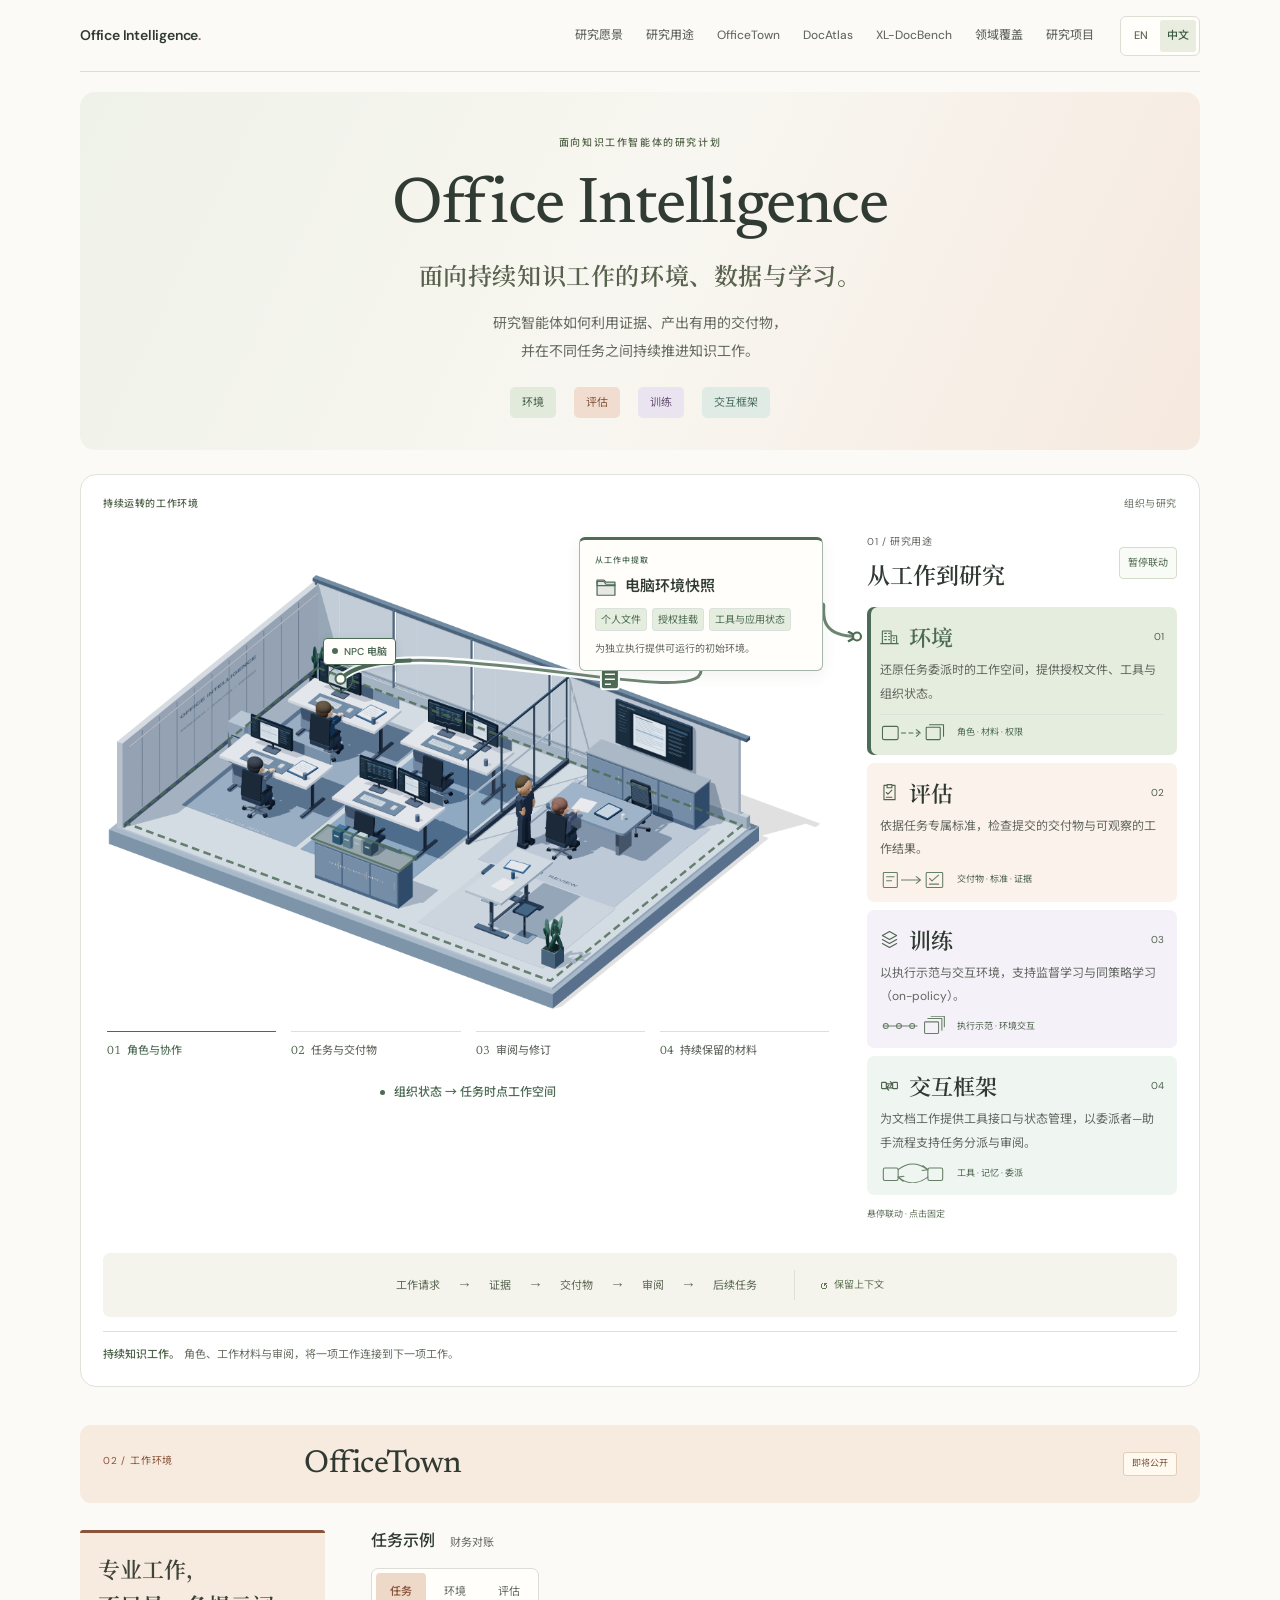
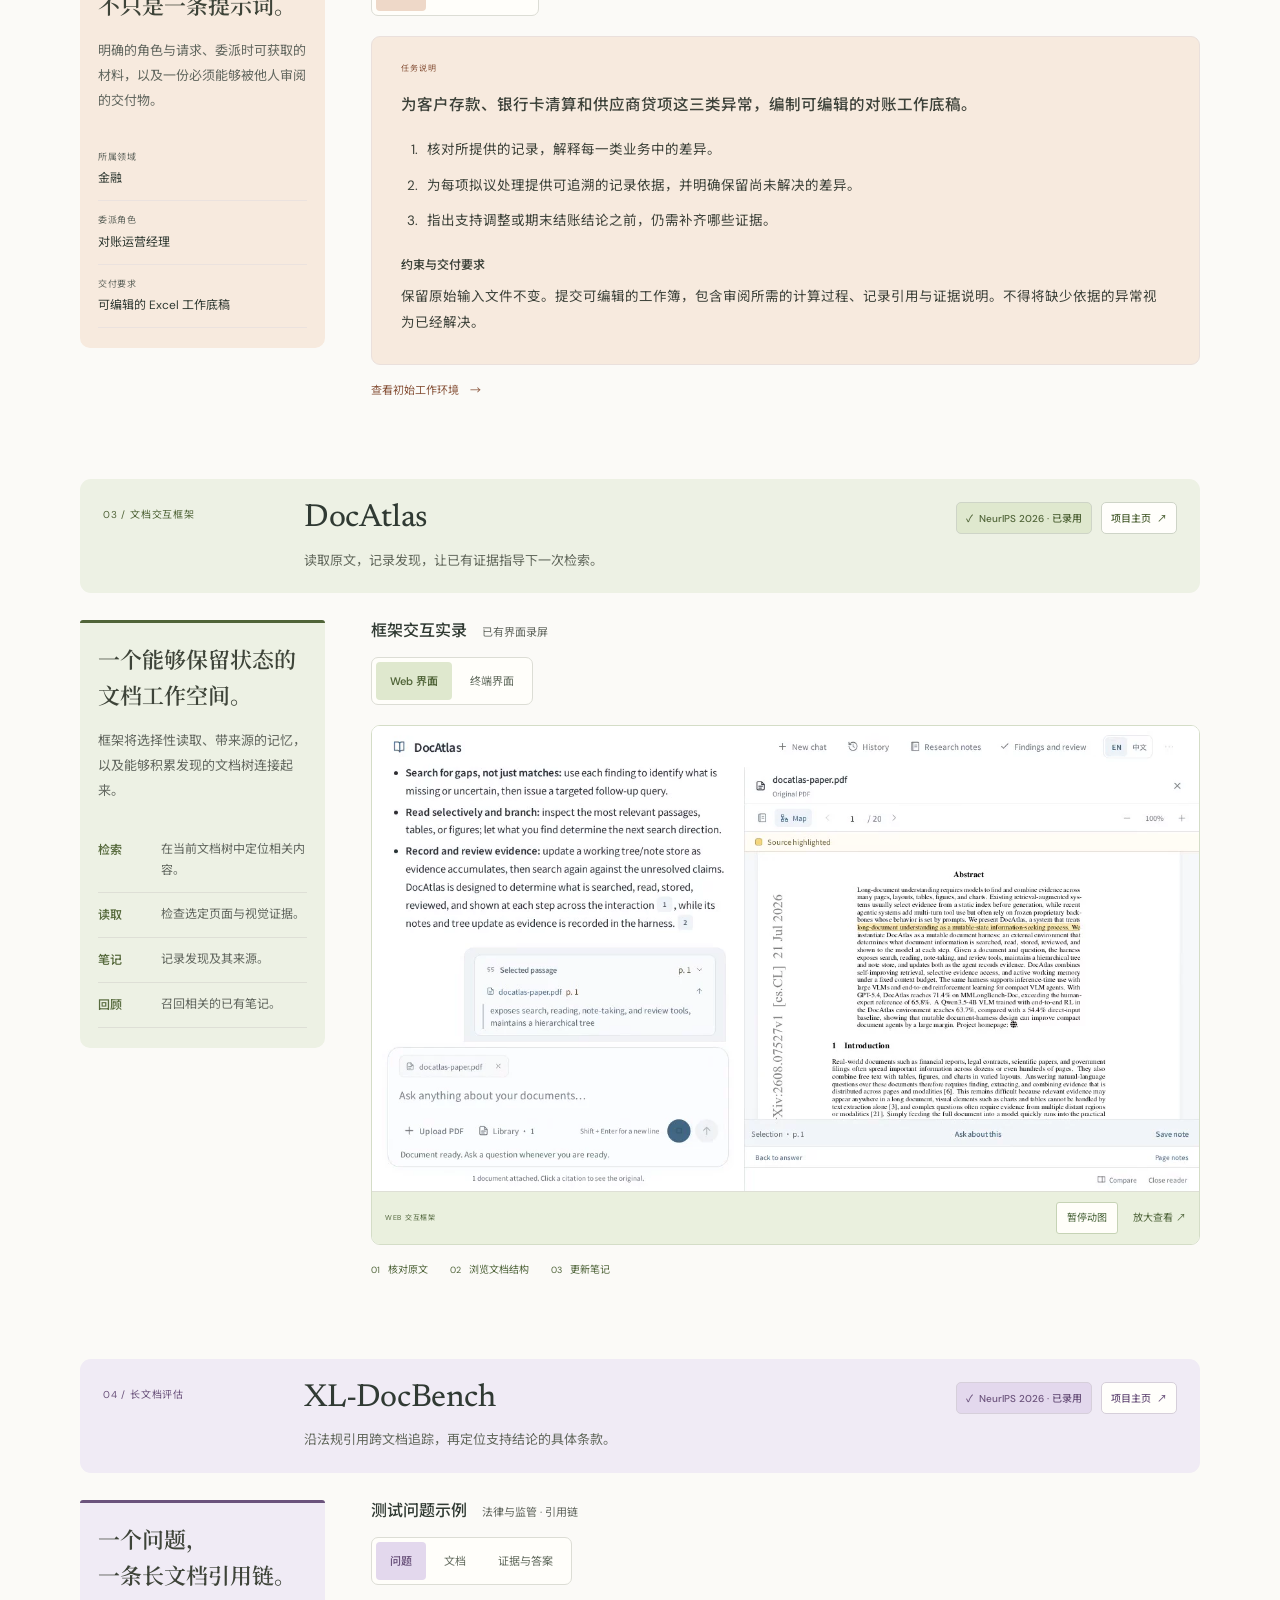
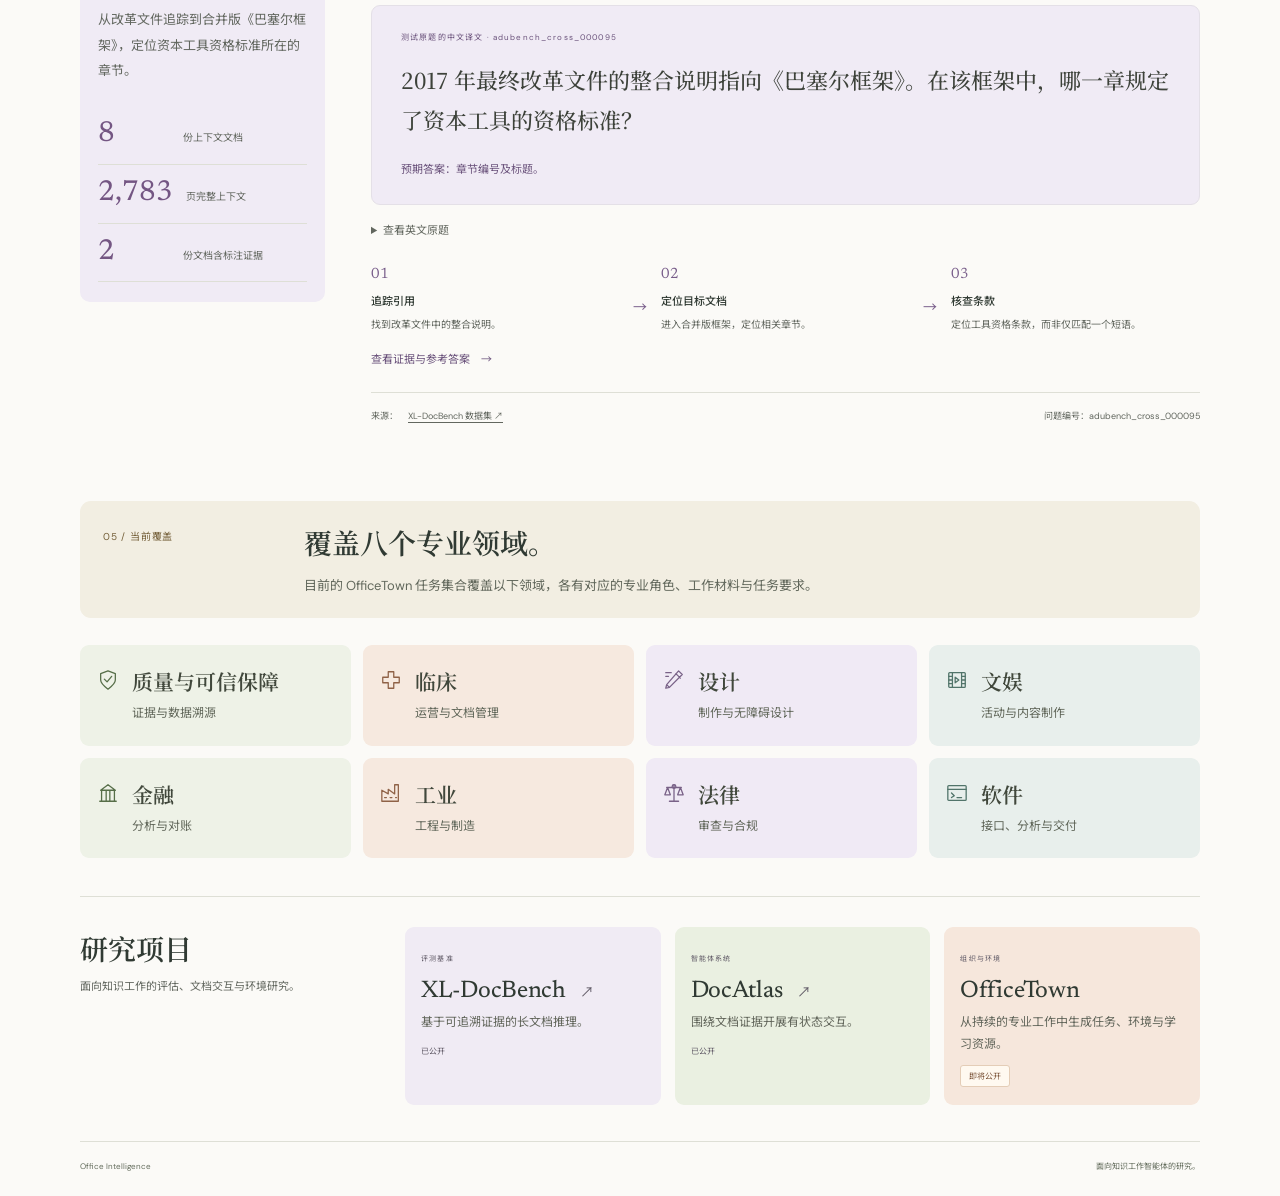
<file: zh.html>
<!doctype html>
<html lang="zh-CN">
  <head>
    <meta charset="utf-8" />
    <meta name="viewport" content="width=device-width, initial-scale=1" />
    <meta name="theme-color" content="#fbfaf7" />
    <title>Office Intelligence — 研究环境、智能体框架与评估</title>
    <meta name="description" content="Office Intelligence：面向知识工作智能体的环境、评估、训练与交互框架。探索 OfficeTown、DocAtlas 和 XL-DocBench。" />
    <meta name="homepage-release" content="bb78153d66d17137" />
    <link rel="canonical" href="https://officeintelligence.github.io/zh.html" />
    <meta property="og:type" content="website" />
    <meta property="og:title" content="Office Intelligence — 研究环境、智能体框架与评估" />
    <meta property="og:description" content="Office Intelligence：面向知识工作智能体的环境、评估、训练与交互框架。探索 OfficeTown、DocAtlas 和 XL-DocBench。" />
    <meta property="og:url" content="https://officeintelligence.github.io/zh.html" />
    <link rel="stylesheet" href="./assets/homepage/style.css" />
    <link rel="stylesheet" href="./assets/homepage/showcase.css" />
    <link rel="stylesheet" href="./assets/homepage/cool.css" />
    <link rel="stylesheet" href="./assets/homepage/locale.css" />
    <link rel="stylesheet" href="./assets/homepage/linked-uses.css" />
    <link rel="stylesheet" href="./assets/homepage/computer.css" />
    <link rel="stylesheet" href="./assets/homepage/flow-strength.css" />
    <link rel="stylesheet" href="./assets/homepage/computer-content.css" />
    <link rel="alternate" hreflang="en" href="https://officeintelligence.github.io/" />
    <link rel="alternate" hreflang="zh-CN" href="https://officeintelligence.github.io/zh.html" />
    <script src="./assets/homepage/showcase.js" defer=""></script>
    <script src="./assets/homepage/linked-uses.js" defer=""></script>
    <script src="./assets/homepage/computer.js" defer=""></script>
    <link rel="icon" type="image/svg+xml" href="./assets/homepage/mark.svg" />
    <link rel="stylesheet" href="./assets/homepage/editorial-colors.css" />
    <link rel="stylesheet" href="./assets/homepage/chinese-type.css" />
  </head>
  <body>
    <header class="site-header shell">
      <a class="identity" href="#top">Office Intelligence<span>.</span></a>
      <nav aria-label="主导航">
        <a href="#vision">研究愿景</a>
        <a href="#applications">研究用途</a>
        <a href="#task-environments">OfficeTown</a>
        <a href="#docatlas-harness">DocAtlas</a>
        <a href="#xldoc-task">XL-DocBench</a>
        <a href="#domains">领域覆盖</a>
        <a href="#research">研究项目</a>
      </nav>
      <div class="language-switch" role="group" aria-label="语言">
        <a
          href="./index.html"
          lang="en"
          hreflang="en"
          data-locale-link="en"
          aria-label="切换为英文"
          >EN</a
        >
        <a
          href="./zh.html"
          lang="zh-CN"
          hreflang="zh-CN"
          data-locale-link="zh"
          aria-label="切换为中文"
          aria-current="page"
          >中文</a
        >
      </div>
    </header>

    <main class="shell" id="top">
      <section class="intro" id="vision" aria-labelledby="title">
        <p class="eyebrow">面向知识工作智能体的研究计划</p>
        <h1 id="title">Office Intelligence</h1>
        <p class="subtitle">面向持续知识工作的环境、数据与学习。</p>
        <p class="description">
          研究智能体如何利用证据、产出有用的交付物，<br />
          并在不同任务之间持续推进知识工作。
        </p>
        <p class="research-index" aria-label="研究用途">
          <a href="#use-environments">环境</a><span aria-hidden="true">·</span>
          <a href="#use-evaluation">评估</a><span aria-hidden="true">·</span>
          <a href="#use-training">训练</a><span aria-hidden="true">·</span>
          <a href="#use-harness">交互框架</a>
        </p>
      </section>

      <figure
        class="research-figure linked-figure"
        id="applications"
        aria-labelledby="figure-caption"
        data-use-map=""
        data-active-use="environments"
        data-effects="paused"
      >
        <div class="figure-heading"><span>持续运转的工作环境</span><span>组织与研究</span></div>
        <div class="organization-layout">
          <div class="organization-view">
            <div class="organization-image" id="organization-canvas">
              <img
                class="office"
                src="./assets/homepage/office-still-professional.png"
                width="2093"
                height="1308"
                alt="剖面办公室示意：包含研究与分析工位、审阅会议区和共享资料柜。四处标注分别说明角色、交付物、审阅与保留的上下文。"
              />
              <svg class="organization-effects" viewBox="0 0 2093 1308" aria-hidden="true">
                <g class="scene-use" data-scene-use="environments">
                  <path class="snapshot-outline" d="M615 303 1832 755 1283 1201 66 749Z"></path>
                  <path class="zone-fill" d="M645 754 898 847 850 886 598 792Z"></path>
                  <g class="source-pulse" transform="translate(681 335)">
                    <circle class="pulse-ring" r="35"></circle>
                    <circle class="source-dot" r="9"></circle>
                  </g>
                  <g class="scene-symbol" transform="translate(748 719)">
                    <rect x="-24" y="-22" width="48" height="39" rx="4"></rect>
                    <path d="M-12-34H33V6M-1-46H44V-6M-13-8H13M-13 3H5"></path>
                  </g>
                </g>
                <g class="scene-use" data-scene-use="evaluation">
                  <path class="zone-fill" d="M1348 623 1583 711 1494 783 1259 696Z"></path>
                  <path class="local-route" d="M1016 504Q1250 490 1421 685"></path>
                  <g class="source-pulse" transform="translate(1421 685)">
                    <circle class="pulse-ring" r="35"></circle>
                    <circle class="source-dot" r="9"></circle>
                  </g>
                  <g class="scene-symbol" transform="translate(1460 595)">
                    <rect x="-24" y="-34" width="48" height="63" rx="4"></rect>
                    <path class="review-mark" d="M-12-14-6-8 4-20M-12 7-6 13 4 1"></path>
                    <path d="M9-14H16M9 7H16"></path>
                  </g>
                </g>
                <g class="scene-use" data-scene-use="training">
                  <path class="zone-fill" d="M929 448 1182 543 1102 608 849 514Z"></path>
                  <path
                    class="zone-fill secondary-zone"
                    d="M645 754 898 847 850 886 598 792Z"
                  ></path>
                  <path class="local-route" d="M1016 504Q1120 690 748 801"></path>
                  <g class="source-pulse" transform="translate(1016 504)">
                    <circle class="pulse-ring" r="35"></circle>
                    <circle class="source-dot" r="9"></circle>
                  </g>
                  <g class="scene-symbol" transform="translate(1005 416)">
                    <rect x="-30" y="-15" width="47" height="40" rx="3"></rect>
                    <rect x="-16" y="-29" width="47" height="40" rx="3"></rect>
                    <path d="M-6-15H21M-6-4H14"></path>
                  </g>
                </g>
                <g class="scene-use" data-scene-use="harness">
                  <path class="zone-fill" d="M606 328 860 423 779 488 526 394Z"></path>
                  <path
                    class="zone-fill secondary-zone"
                    d="M645 754 898 847 850 886 598 792Z"
                  ></path>
                  <path
                    class="local-route"
                    d="M681 335C370 535 410 718 748 801C1220 760 1070 410 681 335"
                  ></path>
                  <g class="source-pulse" transform="translate(681 335)">
                    <circle class="pulse-ring" r="35"></circle>
                    <circle class="source-dot" r="9"></circle>
                  </g>
                  <g class="scene-symbol" transform="translate(659 256)">
                    <rect x="-40" y="-20" width="29" height="35" rx="3"></rect>
                    <rect x="16" y="-20" width="29" height="35" rx="3"></rect>
                    <path d="M-10-10H12L6-16M15 8H-8L-2 14"></path>
                  </g>
                </g>
              </svg>
            </div>
            <div class="flow-payload" aria-label="从组织工作传递到研究用途的内容">
              <p class="flow-kicker">从工作中提取</p>
              <div data-flow-object="environments">
                <h3>
                  <svg class="computer-icon" aria-hidden="true">
                    <use href="./assets/homepage/computer-icons.svg#files"></use></svg
                  >电脑环境快照
                </h3>
                <div class="flow-contents">
                  <span>个人文件</span><span>授权挂载</span><span>工具与应用状态</span>
                </div>
                <p>为独立执行提供可运行的初始环境。</p>
              </div>
              <div data-flow-object="evaluation" hidden="">
                <h3>
                  <svg class="computer-icon" aria-hidden="true">
                    <use href="./assets/homepage/computer-icons.svg#docs"></use></svg
                  >交付物与评估标准
                </h3>
                <div class="flow-contents">
                  <span>提交的文件</span><span>任务标准</span><span>证据关联</span>
                </div>
                <p>依据任务要求检查实际交付物。</p>
              </div>
              <div data-flow-object="training" hidden="">
                <h3>
                  <svg class="computer-icon" aria-hidden="true">
                    <use href="./assets/homepage/computer-icons.svg#code"></use></svg
                  >执行轨迹与环境
                </h3>
                <div class="flow-contents">
                  <span>行动</span><span>观察</span><span>任务上下文</span>
                </div>
                <p>将执行经验组织为学习资源。</p>
              </div>
              <div data-flow-object="harness" hidden="">
                <h3>
                  <svg class="computer-icon" aria-hidden="true">
                    <use href="./assets/homepage/computer-icons.svg#terminal"></use></svg
                  >工具与工作记忆
                </h3>
                <div class="flow-contents">
                  <span>读写与终端</span><span>带来源的笔记</span><span>委派与审阅</span>
                </div>
                <p>通过交互接口在行动之间传递证据与状态。</p>
              </div>
            </div>
            <div class="flow-origin" aria-hidden="true">
              <i></i><span data-flow-origin="environments">NPC 电脑</span
              ><span data-flow-origin="evaluation" hidden="">交付与审阅</span
              ><span data-flow-origin="training" hidden="">工作历史</span
              ><span data-flow-origin="harness" hidden="">工具与记忆</span>
            </div>
            <div class="organization-legend" aria-label="组织结构">
              <div data-legend="roles">
                <span>01</span>
                <h3>角色与协作</h3>
              </div>
              <div data-legend="artifacts">
                <span>02</span>
                <h3>任务与交付物</h3>
              </div>
              <div data-legend="review">
                <span>03</span>
                <h3>审阅与修订</h3>
              </div>
              <div data-legend="context">
                <span>04</span>
                <h3>持续保留的材料</h3>
              </div>
            </div>
            <div class="organization-explanation" aria-label="当前选中的概念关联">
              <span class="connection-marker" aria-hidden="true"></span>
              <p data-use-explanation="environments">组织状态 → 任务时点工作空间</p>
              <p data-use-explanation="evaluation" hidden="">提交的交付物 → 任务专属检查</p>
              <p data-use-explanation="training" hidden="">工作轨迹 → 学习资源</p>
              <p data-use-explanation="harness" hidden="">工具 ↔ 证据与工作记忆</p>
            </div>
          </div>
          <svg class="use-connector" aria-hidden="true">
            <defs>
              <marker
                id="flow-arrow"
                viewBox="0 0 12 12"
                refX="10"
                refY="6"
                markerWidth="12"
                markerHeight="12"
                markerUnits="userSpaceOnUse"
                orient="auto-start-reverse"
              >
                <path
                  d="M1 1 10 6 1 11"
                  fill="none"
                  stroke="currentColor"
                  stroke-width="2.5"
                  stroke-linejoin="round"
                ></path>
              </marker>
            </defs>
            <path class="connector-underlay"></path>
            <path class="connector-track" marker-end="url(#flow-arrow)"></path>
            <path class="connector-highlight" pathLength="100"></path>
            <circle class="connector-start" r="5"></circle>
            <circle class="connector-end" r="4"></circle>
            <g class="connector-packet">
              <rect x="-9" y="-11" width="18" height="22" rx="3"></rect>
              <path d="M-5-4H5M-5 1H5M-5 6H1"></path>
            </g>
          </svg>
          <section class="applications-rail" aria-labelledby="applications-title">
            <div class="applications-rail-heading">
              <div>
                <p class="rail-eyebrow">01 / 研究用途</p>
                <h2 id="applications-title">从工作到研究</h2>
              </div>
              <button
                class="linkage-toggle"
                type="button"
                aria-controls="organization-canvas"
                hidden=""
              >
                播放联动
              </button>
            </div>
            <div
              class="applications-choices"
              role="group"
              aria-label="选择研究用途，在办公室中突出对应区域"
            >
              <article
                class="application-choice"
                id="use-environments"
                data-use-choice="environments"
              >
                <h3>
                  <button
                    type="button"
                    data-select-use="environments"
                    aria-controls="organization-canvas"
                    aria-describedby="environments-description"
                    aria-pressed="true"
                    disabled=""
                  >
                    <svg class="line-icon" aria-hidden="true">
                      <use href="./assets/homepage/symbols.svg#environment"></use></svg
                    ><span>环境</span><span class="choice-index" aria-hidden="true">01</span>
                  </button>
                </h3>
                <p id="environments-description">
                  还原任务委派时的工作空间，提供授权文件、工具与组织状态。
                </p>
                <div class="application-mechanism">
                  <svg class="mechanism-mini" viewBox="0 0 80 24" aria-hidden="true">
                    <rect x="3" y="4" width="19" height="16" rx="2"></rect>
                    <path class="mini-flow" d="M26 12H49M44 8l5 4-5 4"></path>
                    <rect class="mini-sheet" x="56" y="5" width="17" height="15" rx="1"></rect>
                    <path d="M60 2H77V16"></path></svg
                  ><span>角色 · 材料 · 权限</span>
                </div>
              </article>
              <article
                class="application-choice"
                id="use-evaluation"
                data-use-choice="evaluation"
              >
                <h3>
                  <button
                    type="button"
                    data-select-use="evaluation"
                    aria-controls="organization-canvas"
                    aria-describedby="evaluation-description"
                    aria-pressed="false"
                    disabled=""
                  >
                    <svg class="line-icon" aria-hidden="true">
                      <use href="./assets/homepage/symbols.svg#evaluation"></use></svg
                    ><span>评估</span><span class="choice-index" aria-hidden="true">02</span>
                  </button>
                </h3>
                <p id="evaluation-description">
                  依据任务专属标准，检查提交的交付物与可观察的工作结果。
                </p>
                <div class="application-mechanism">
                  <svg class="mechanism-mini" viewBox="0 0 80 24" aria-hidden="true">
                    <rect x="4" y="3" width="17" height="18" rx="1"></rect>
                    <path d="M8 8h9M8 13h6"></path>
                    <path class="mini-flow" d="M26 12H49M44 8l5 4-5 4"></path>
                    <rect x="56" y="3" width="20" height="18" rx="1"></rect>
                    <path class="mini-check" d="m60 10 3 3 8-7"></path>
                    <path d="M60 17h11"></path></svg
                  ><span>交付物 · 标准 · 证据</span>
                </div>
              </article>
              <article class="application-choice" id="use-training" data-use-choice="training">
                <h3>
                  <button
                    type="button"
                    data-select-use="training"
                    aria-controls="organization-canvas"
                    aria-describedby="training-description"
                    aria-pressed="false"
                    disabled=""
                  >
                    <svg class="line-icon" viewBox="0 0 24 24" aria-hidden="true">
                      <path d="m3 7 9-5 9 5-9 5ZM3 12l9 5 9-5M3 17l9 5 9-5"></path></svg
                    ><span>训练</span><span class="choice-index" aria-hidden="true">03</span>
                  </button>
                </h3>
                <p id="training-description">
                  以执行示范与交互环境，支持监督学习与同策略学习（on-policy）。
                </p>
                <div class="application-mechanism">
                  <svg class="mechanism-mini" viewBox="0 0 80 24" aria-hidden="true">
                    <path class="mini-flow" d="M4 12H45"></path>
                    <circle cx="7" cy="12" r="3"></circle>
                    <circle cx="23" cy="12" r="3"></circle>
                    <circle cx="39" cy="12" r="3"></circle>
                    <g class="mini-stack">
                      <rect x="54" y="7" width="17" height="14" rx="1"></rect>
                      <path d="M58 3h17v14M62 0h16v13"></path>
                    </g></svg
                  ><span>执行示范 · 环境交互</span>
                </div>
              </article>
              <article class="application-choice" id="use-harness" data-use-choice="harness">
                <h3>
                  <button
                    type="button"
                    data-select-use="harness"
                    aria-controls="organization-canvas"
                    aria-describedby="harness-description"
                    aria-pressed="false"
                    disabled=""
                  >
                    <svg class="line-icon" aria-hidden="true">
                      <use href="./assets/homepage/symbols.svg#harness"></use></svg
                    ><span>交互框架</span
                    ><span class="choice-index" aria-hidden="true">04</span>
                  </button>
                </h3>
                <p id="harness-description">
                  为文档工作提供工具接口与状态管理，以委派者—助手流程支持任务分派与审阅。
                </p>
                <div class="application-mechanism">
                  <svg class="mechanism-mini" viewBox="0 0 80 24" aria-hidden="true">
                    <rect x="4" y="6" width="18" height="15" rx="2"></rect>
                    <rect x="58" y="6" width="18" height="15" rx="2"></rect>
                    <path
                      class="mini-flow"
                      d="M22 8C33-1 46-1 58 8M58 17C46 26 33 26 22 17"
                    ></path>
                    <path d="m52 3 6 5-7 1M28 22l-6-5 7-1"></path></svg
                  ><span>工具 · 记忆 · 委派</span>
                </div>
              </article>
            </div>
            <div class="linkage-footer">
              <span class="linkage-hint">悬停联动 · 点击固定</span
              ><button class="linkage-auto" type="button" hidden="">恢复自动切换</button>
            </div>
          </section>
        </div>
        <div class="work-relation" aria-label="跨任务的工作关系">
          <span>工作请求</span><i aria-hidden="true">→</i><span>证据</span
          ><i aria-hidden="true">→</i><span>交付物</span><i aria-hidden="true">→</i
          ><span>审阅</span><i aria-hidden="true">→</i><span>后续任务</span
          ><small><span aria-hidden="true">↺</span> 保留上下文</small>
        </div>
        <figcaption id="figure-caption">
          <strong>持续知识工作。</strong> 角色、工作材料与审阅，将一项工作连接到下一项工作。
        </figcaption>
      </figure>

      <section
        class="content-section showcase"
        id="task-environments"
        aria-labelledby="tasks-title"
      >
        <div class="section-heading">
          <p class="section-kicker">02 / 工作环境</p>
          <div class="heading-with-status">
            <h2 id="tasks-title">OfficeTown</h2>
            <span class="coming-soon">即将公开</span>
          </div>
        </div>
        <div class="showcase-layout">
          <aside class="showcase-intro" aria-label="OfficeTown 示例介绍">
            <h3>
              专业工作，<br />
              不只是一条提示词。
            </h3>
            <p>明确的角色与请求、委派时可获取的材料，以及一份必须能够被他人审阅的交付物。</p>
            <dl class="example-facts">
              <div>
                <dt>所属领域</dt>
                <dd>金融</dd>
              </div>
              <div>
                <dt>委派角色</dt>
                <dd>对账运营经理</dd>
              </div>
              <div>
                <dt>交付要求</dt>
                <dd>可编辑的 Excel 工作底稿</dd>
              </div>
            </dl>
          </aside>
          <div class="example-browser" data-tabs="">
            <div class="example-heading">
              <h3>任务示例</h3>
              <span>财务对账</span>
            </div>
            <div class="tab-list" data-tab-list="" aria-label="OfficeTown 示例视图">
              <button id="ot-task-tab" type="button" data-panel="ot-task">任务</button>
              <button id="ot-environment-tab" type="button" data-panel="ot-environment">
                环境
              </button>
              <button id="ot-evaluation-tab" type="button" data-panel="ot-evaluation">
                评估
              </button>
            </div>
            <div id="ot-task" class="example-panel" data-tab-panel="">
              <h4 class="fallback-heading">任务</h4>
              <div class="task-prompt">
                <p class="document-label">任务说明</p>
                <p class="prompt-lead">
                  为客户存款、银行卡清算和供应商贷项这三类异常，编制可编辑的对账工作底稿。
                </p>
                <ol>
                  <li>核对所提供的记录，解释每一类业务中的差异。</li>
                  <li>为每项拟议处理提供可追溯的记录依据，并明确保留尚未解决的差异。</li>
                  <li>指出支持调整或期末结账结论之前，仍需补齐哪些证据。</li>
                </ol>
                <p class="prompt-subheading">约束与交付要求</p>
                <p>
                  保留原始输入文件不变。提交可编辑的工作簿，包含审阅所需的计算过程、记录引用与证据说明。不得将缺少依据的异常视为已经解决。
                </p>
              </div>

              <button
                class="text-button next-view"
                type="button"
                data-select-tab="ot-environment-tab"
              >
                查看初始工作环境 <span aria-hidden="true">→</span>
              </button>
            </div>
            <div id="ot-environment" class="example-panel" data-tab-panel="">
              <h4 class="fallback-heading">环境</h4>
              <p class="panel-introduction">NPC 的工作空间：个人文件、共享资料、工具与通信。</p>
              <div class="npc-computer" data-npc-computer="">
                <div class="computer-menubar">
                  <span class="computer-owner"
                    ><svg class="computer-icon" aria-hidden="true">
                      <use href="./assets/homepage/computer-icons.svg#terminal"></use></svg
                    ><strong>NPC 电脑</strong><span>对账运营经理</span></span
                  ><span class="snapshot-pill">任务时点文件快照</span>
                </div>
                <div class="computer-dock" role="group" aria-label="电脑应用视图">
                  <button
                    type="button"
                    data-computer-app="files"
                    aria-controls="computer-files"
                    aria-pressed="true"
                    disabled=""
                  >
                    <span class="app-tile app-files"
                      ><svg class="computer-icon" aria-hidden="true">
                        <use href="./assets/homepage/computer-icons.svg#files"></use></svg></span
                    ><span>文件</span></button
                  ><button
                    type="button"
                    data-computer-app="terminal"
                    aria-controls="computer-terminal"
                    aria-pressed="false"
                    disabled=""
                  >
                    <span class="app-tile app-terminal"
                      ><svg class="computer-icon" aria-hidden="true">
                        <use href="./assets/homepage/computer-icons.svg#terminal"></use></svg></span
                    ><span>终端</span></button
                  ><button
                    type="button"
                    data-computer-app="docs"
                    aria-controls="computer-docs"
                    aria-pressed="false"
                    disabled=""
                  >
                    <span class="app-tile app-docs"
                      ><svg class="computer-icon" aria-hidden="true">
                        <use href="./assets/homepage/computer-icons.svg#docs"></use></svg></span
                    ><span>文档</span></button
                  ><button
                    type="button"
                    data-computer-app="sheets"
                    aria-controls="computer-sheets"
                    aria-pressed="false"
                    disabled=""
                  >
                    <span class="app-tile app-sheets"
                      ><svg class="computer-icon" aria-hidden="true">
                        <use href="./assets/homepage/computer-icons.svg#sheets"></use></svg></span
                    ><span>表格</span></button
                  ><button
                    type="button"
                    data-computer-app="chat"
                    aria-controls="computer-chat"
                    aria-pressed="false"
                    disabled=""
                  >
                    <span class="app-tile app-chat"
                      ><svg class="computer-icon" aria-hidden="true">
                        <use href="./assets/homepage/computer-icons.svg#chat"></use></svg></span
                    ><span>聊天</span></button
                  ><button
                    type="button"
                    data-computer-app="notices"
                    aria-controls="computer-notices"
                    aria-pressed="false"
                    disabled=""
                  >
                    <span class="app-tile app-notices"
                      ><svg class="computer-icon" aria-hidden="true">
                        <use href="./assets/homepage/computer-icons.svg#notices"></use></svg></span
                    ><span>通知</span></button
                  ><button
                    type="button"
                    data-computer-app="mail"
                    aria-controls="computer-mail"
                    aria-pressed="false"
                    disabled=""
                  >
                    <span class="app-tile app-mail"
                      ><svg class="computer-icon" aria-hidden="true">
                        <use href="./assets/homepage/computer-icons.svg#mail"></use></svg></span
                    ><span>邮件</span><i class="app-unavailable" aria-hidden="true"></i></button
                  ><button
                    type="button"
                    data-computer-app="calendar"
                    aria-controls="computer-calendar"
                    aria-pressed="false"
                    disabled=""
                  >
                    <span class="app-tile app-calendar"
                      ><svg class="computer-icon" aria-hidden="true">
                        <use href="./assets/homepage/computer-icons.svg#calendar"></use></svg></span
                    ><span>日历</span><i class="app-unavailable" aria-hidden="true"></i></button
                  ><button
                    type="button"
                    data-computer-app="meetings"
                    aria-controls="computer-meetings"
                    aria-pressed="false"
                    disabled=""
                  >
                    <span class="app-tile app-meetings"
                      ><svg class="computer-icon" aria-hidden="true">
                        <use href="./assets/homepage/computer-icons.svg#meetings"></use></svg></span
                    ><span>会议</span><i class="app-unavailable" aria-hidden="true"></i></button
                  ><button
                    type="button"
                    data-computer-app="git"
                    aria-controls="computer-git"
                    aria-pressed="false"
                    disabled=""
                  >
                    <span class="app-tile app-git"
                      ><svg class="computer-icon" aria-hidden="true">
                        <use href="./assets/homepage/computer-icons.svg#git"></use></svg></span
                    ><span>Git</span><i class="app-unavailable" aria-hidden="true"></i>
                  </button>
                </div>
                <div class="computer-provenance-bar">
                  <div>
                    <span class="content-origin" data-content-origin="source">来源摘编</span
                    ><span class="content-origin origin-demo" data-content-origin="demo"
                      >演示补充</span
                    >
                  </div>
                  <button
                    type="button"
                    class="demo-content-toggle"
                    aria-pressed="true"
                    disabled=""
                  >
                    显示演示补充
                  </button>
                </div>
                <div class="computer-window">
                  <div class="computer-window-title">
                    <span class="window-dots" aria-hidden="true"><i></i><i></i><i></i></span
                    ><span>工作空间</span
                    ><span class="computer-total">35 份已声明的初始文件</span>
                  </div>
                  <section
                    id="computer-files"
                    class="computer-app-view"
                    data-app-view="files"
                    aria-label="文件快照"
                  >
                    <h4 class="computer-fallback-title">文件</h4>
                    <p class="file-preview-hint">展开文件名，查看内容摘要及关联应用。</p>
                    <div class="file-manager">
                      <div
                        class="filesystem-sidebar"
                        role="group"
                        aria-label="快照文件系统位置"
                      >
                        <button
                          type="button"
                          data-fs-location="home"
                          aria-pressed="true"
                          disabled=""
                        >
                          <svg class="computer-icon" aria-hidden="true">
                            <use href="./assets/homepage/computer-icons.svg#files"></use></svg
                          ><span>个人电脑</span><b>9</b></button
                        ><button
                          type="button"
                          data-fs-location="company"
                          aria-pressed="false"
                          disabled=""
                        >
                          <svg class="computer-icon" aria-hidden="true">
                            <use href="./assets/homepage/computer-icons.svg#shared"></use></svg
                          ><span>公司资料</span><b>16</b></button
                        ><button
                          type="button"
                          data-fs-location="services"
                          aria-pressed="false"
                          disabled=""
                        >
                          <svg class="computer-icon" aria-hidden="true">
                            <use href="./assets/homepage/computer-icons.svg#chat"></use></svg
                          ><span>服务状态</span><b>6</b></button
                        ><button
                          type="button"
                          data-fs-location="task"
                          aria-pressed="false"
                          disabled=""
                        >
                          <svg class="computer-icon" aria-hidden="true">
                            <use href="./assets/homepage/computer-icons.svg#docs"></use></svg
                          ><span>任务约定</span><b>4</b>
                        </button>
                        <p class="filesystem-boundary">不挂载其他 NPC 的私有电脑目录。</p>
                      </div>
                      <div class="filesystem-content">
                        <section
                          class="filesystem-scope"
                          data-fs-scope="home"
                          aria-label="个人电脑"
                        >
                          <div class="filesystem-path">
                            <code data-preserve-literal="">/home/npc/computer</code
                            ><span>9 份文件 · 个人工作区</span>
                          </div>
                          <div
                            class="filesystem-scroll"
                            tabindex="0"
                            aria-label="个人电脑文件树"
                          >
                            <ul class="snapshot-tree">
                              <li>
                                <details open="">
                                  <summary>
                                    <svg class="computer-icon" aria-hidden="true">
                                      <use href="./assets/homepage/computer-icons.svg#files"></use></svg
                                    ><span data-preserve-literal="">Documents/</span>
                                  </summary>
                                  <ul class="snapshot-tree">
                                    <li>
                                      <details open="">
                                        <summary>
                                          <svg class="computer-icon" aria-hidden="true">
                                            <use
                                              href="./assets/homepage/computer-icons.svg#files"
                                            ></use></svg
                                          ><span data-preserve-literal="">Areas/</span>
                                        </summary>
                                        <ul class="snapshot-tree">
                                          <li>
                                            <details open="">
                                              <summary>
                                                <svg class="computer-icon" aria-hidden="true">
                                                  <use
                                                    href="./assets/homepage/computer-icons.svg#files"
                                                  ></use></svg
                                                ><span data-preserve-literal=""
                                                  >Reconciliation/</span
                                                >
                                              </summary>
                                              <ul class="snapshot-tree">
                                                <li
                                                  class="snapshot-file"
                                                  data-file-path="Documents/Areas/Reconciliation/Role Context.md"
                                                >
                                                  <details class="file-detail">
                                                    <summary>
                                                      <svg
                                                        class="computer-icon"
                                                        aria-hidden="true"
                                                      >
                                                        <use
                                                          href="./assets/homepage/computer-icons.svg#docs"
                                                        ></use></svg
                                                      ><span data-preserve-literal=""
                                                        >Role Context.md</span
                                                      ><span
                                                        class="file-extension"
                                                        data-preserve-literal=""
                                                        >MD</span
                                                      >
                                                    </summary>
                                                    <div class="file-preview-body">
                                                      <span
                                                        class="content-origin"
                                                        data-content-origin="source"
                                                        >来源摘编</span
                                                      >
                                                      <p>
                                                        对账岗位的职责、证据处理方式与决策权限。
                                                      </p>
                                                    </div>
                                                  </details>
                                                </li>
                                                <li
                                                  class="snapshot-file"
                                                  data-file-path="Documents/Areas/Reconciliation/Operating Guide.md"
                                                >
                                                  <details class="file-detail">
                                                    <summary>
                                                      <svg
                                                        class="computer-icon"
                                                        aria-hidden="true"
                                                      >
                                                        <use
                                                          href="./assets/homepage/computer-icons.svg#docs"
                                                        ></use></svg
                                                      ><span data-preserve-literal=""
                                                        >Operating Guide.md</span
                                                      ><span
                                                        class="file-extension"
                                                        data-preserve-literal=""
                                                        >MD</span
                                                      >
                                                    </summary>
                                                    <div class="file-preview-body">
                                                      <span
                                                        class="content-origin"
                                                        data-content-origin="source"
                                                        >来源摘编</span
                                                      >
                                                      <p>
                                                        账户级核对、异常分类、账龄与证据映射。
                                                      </p>
                                                    </div>
                                                  </details>
                                                </li>
                                              </ul>
                                            </details>
                                          </li>
                                        </ul>
                                      </details>
                                    </li>
                                    <li>
                                      <details open="">
                                        <summary>
                                          <svg class="computer-icon" aria-hidden="true">
                                            <use
                                              href="./assets/homepage/computer-icons.svg#files"
                                            ></use></svg
                                          ><span data-preserve-literal="">Projects/</span>
                                        </summary>
                                        <ul class="snapshot-tree">
                                          <li
                                            class="snapshot-file"
                                            data-file-path="Documents/Projects/README.md"
                                          >
                                            <details class="file-detail">
                                              <summary>
                                                <svg class="computer-icon" aria-hidden="true">
                                                  <use
                                                    href="./assets/homepage/computer-icons.svg#docs"
                                                  ></use></svg
                                                ><span data-preserve-literal="">README.md</span
                                                ><span
                                                  class="file-extension"
                                                  data-preserve-literal=""
                                                  >MD</span
                                                >
                                              </summary>
                                              <div class="file-preview-body">
                                                <span
                                                  class="content-origin"
                                                  data-content-origin="source"
                                                  >来源摘编</span
                                                >
                                                <p>工作项目索引，包含前序对账异常梳理目录。</p>
                                              </div>
                                            </details>
                                          </li>
                                          <li>
                                            <details open="">
                                              <summary>
                                                <svg class="computer-icon" aria-hidden="true">
                                                  <use
                                                    href="./assets/homepage/computer-icons.svg#files"
                                                  ></use></svg
                                                ><span data-preserve-literal=""
                                                  >Reconciliation triage/</span
                                                >
                                              </summary>
                                              <ul class="snapshot-tree">
                                                <li
                                                  class="snapshot-file"
                                                  data-file-path="Documents/Projects/Reconciliation triage/README.md"
                                                >
                                                  <details class="file-detail">
                                                    <summary>
                                                      <svg
                                                        class="computer-icon"
                                                        aria-hidden="true"
                                                      >
                                                        <use
                                                          href="./assets/homepage/computer-icons.svg#docs"
                                                        ></use></svg
                                                      ><span data-preserve-literal=""
                                                        >README.md</span
                                                      ><span
                                                        class="file-extension"
                                                        data-preserve-literal=""
                                                        >MD</span
                                                      >
                                                    </summary>
                                                    <div class="file-preview-body">
                                                      <span
                                                        class="content-origin"
                                                        data-content-origin="source"
                                                        >来源摘编</span
                                                      >
                                                      <p>
                                                        前序分流备忘录于 2026 年 1 月 3
                                                        日依据输入说明、JSON
                                                        数据包和工作簿编制，仅供建议性分析，保留原件不变。
                                                      </p>
                                                    </div>
                                                  </details>
                                                </li>
                                                <li
                                                  class="snapshot-file"
                                                  data-file-path="Documents/Projects/Reconciliation triage/Triage Memo.docx"
                                                >
                                                  <details class="file-detail">
                                                    <summary>
                                                      <svg
                                                        class="computer-icon"
                                                        aria-hidden="true"
                                                      >
                                                        <use
                                                          href="./assets/homepage/computer-icons.svg#docs"
                                                        ></use></svg
                                                      ><span data-preserve-literal=""
                                                        >Triage Memo.docx</span
                                                      ><span
                                                        class="file-extension"
                                                        data-preserve-literal=""
                                                        >DOCX</span
                                                      >
                                                    </summary>
                                                    <div class="file-preview-body">
                                                      <span
                                                        class="content-origin"
                                                        data-content-origin="source"
                                                        >来源摘编</span
                                                      >
                                                      <p>
                                                        三条业务流可进入证据受限的底稿编制：客户存款、卡结算与供应商贷项。仓储、薪资、税务和贷款领域尚缺少可进入处理流程的证据。
                                                      </p>
                                                      <a
                                                        class="computer-jump"
                                                        href="#computer-docs"
                                                        data-open-computer-app="docs"
                                                        >打开关联应用
                                                        <span aria-hidden="true">↗</span></a
                                                      >
                                                    </div>
                                                  </details>
                                                </li>
                                              </ul>
                                            </details>
                                          </li>
                                        </ul>
                                      </details>
                                    </li>
                                    <li>
                                      <details open="">
                                        <summary>
                                          <svg class="computer-icon" aria-hidden="true">
                                            <use
                                              href="./assets/homepage/computer-icons.svg#files"
                                            ></use></svg
                                          ><span data-preserve-literal="">Resources/</span>
                                        </summary>
                                        <ul class="snapshot-tree">
                                          <li>
                                            <details open="">
                                              <summary>
                                                <svg class="computer-icon" aria-hidden="true">
                                                  <use
                                                    href="./assets/homepage/computer-icons.svg#files"
                                                  ></use></svg
                                                ><span data-preserve-literal=""
                                                  >Templates/</span
                                                >
                                              </summary>
                                              <ul class="snapshot-tree">
                                                <li
                                                  class="snapshot-file"
                                                  data-file-path="Documents/Resources/Templates/Review Checklist.md"
                                                >
                                                  <details class="file-detail">
                                                    <summary>
                                                      <svg
                                                        class="computer-icon"
                                                        aria-hidden="true"
                                                      >
                                                        <use
                                                          href="./assets/homepage/computer-icons.svg#docs"
                                                        ></use></svg
                                                      ><span data-preserve-literal=""
                                                        >Review Checklist.md</span
                                                      ><span
                                                        class="file-extension"
                                                        data-preserve-literal=""
                                                        >MD</span
                                                      >
                                                    </summary>
                                                    <div class="file-preview-body">
                                                      <span
                                                        class="content-origin"
                                                        data-content-origin="source"
                                                        >来源摘编</span
                                                      >
                                                      <p>
                                                        明确目标、为重要结论注明来源、展示计算与缺口、标明审阅人，并且不执行被禁止的外部操作。
                                                      </p>
                                                    </div>
                                                  </details>
                                                </li>
                                              </ul>
                                            </details>
                                          </li>
                                        </ul>
                                      </details>
                                    </li>
                                  </ul>
                                </details>
                              </li>
                              <li>
                                <details open="">
                                  <summary>
                                    <svg class="computer-icon" aria-hidden="true">
                                      <use href="./assets/homepage/computer-icons.svg#files"></use></svg
                                    ><span data-preserve-literal="">Notes/</span>
                                  </summary>
                                  <ul class="snapshot-tree">
                                    <li
                                      class="snapshot-file"
                                      data-file-path="Notes/Start Here.md"
                                    >
                                      <details class="file-detail">
                                        <summary>
                                          <svg class="computer-icon" aria-hidden="true">
                                            <use
                                              href="./assets/homepage/computer-icons.svg#docs"
                                            ></use></svg
                                          ><span data-preserve-literal="">Start Here.md</span
                                          ><span class="file-extension" data-preserve-literal=""
                                            >MD</span
                                          >
                                        </summary>
                                        <div class="file-preview-body">
                                          <span
                                            class="content-origin"
                                            data-content-origin="source"
                                            >来源摘编</span
                                          >
                                          <p>
                                            Projects 保存当前项目，Areas 保存职责，Resources
                                            保存可复用资料。个人笔记单独留存，公司资料挂载为只读。
                                          </p>
                                        </div>
                                      </details>
                                    </li>
                                    <li class="snapshot-file" data-file-path="Notes/Todo.md">
                                      <details class="file-detail">
                                        <summary>
                                          <svg class="computer-icon" aria-hidden="true">
                                            <use
                                              href="./assets/homepage/computer-icons.svg#docs"
                                            ></use></svg
                                          ><span data-preserve-literal="">Todo.md</span
                                          ><span class="file-extension" data-preserve-literal=""
                                            >MD</span
                                          >
                                        </summary>
                                        <div class="file-preview-body">
                                          <span
                                            class="content-origin"
                                            data-content-origin="source"
                                            >来源摘编</span
                                          >
                                          <p>
                                            初始工作承诺笔记。后续工作请求可在“通知”中查看。
                                          </p>
                                          <a
                                            class="computer-jump"
                                            href="#computer-notices"
                                            data-open-computer-app="notices"
                                            >打开关联应用 <span aria-hidden="true">↗</span></a
                                          >
                                        </div>
                                      </details>
                                    </li>
                                    <li
                                      class="snapshot-file"
                                      data-file-path="Notes/Working Style.md"
                                    >
                                      <details class="file-detail">
                                        <summary>
                                          <svg class="computer-icon" aria-hidden="true">
                                            <use
                                              href="./assets/homepage/computer-icons.svg#docs"
                                            ></use></svg
                                          ><span data-preserve-literal="">Working Style.md</span
                                          ><span class="file-extension" data-preserve-literal=""
                                            >MD</span
                                          >
                                        </summary>
                                        <div class="file-preview-body">
                                          <span
                                            class="content-origin"
                                            data-content-origin="source"
                                            >来源摘编</span
                                          >
                                          <p>
                                            沟通精准克制；先说明假设，再讨论发现；依据源记录与差异模式进行比较。
                                          </p>
                                        </div>
                                      </details>
                                    </li>
                                  </ul>
                                </details>
                              </li>
                            </ul>
                          </div>
                          <p class="mount-access">
                            <svg class="computer-icon" aria-hidden="true">
                              <use href="./assets/homepage/computer-icons.svg#lock"></use></svg
                            >读写挂载 · 本任务要求保留输入原件
                          </p>
                        </section>
                        <section
                          class="filesystem-scope"
                          data-fs-scope="company"
                          aria-label="公司资料"
                        >
                          <div class="filesystem-path">
                            <code data-preserve-literal="">/mnt/company</code
                            ><span>16 份文件 · 按权限筛选的资料</span>
                          </div>
                          <div
                            class="filesystem-scroll"
                            tabindex="0"
                            aria-label="公司资料文件树"
                          >
                            <ul class="snapshot-tree">
                              <li class="snapshot-file" data-file-path="INDEX.md">
                                <details class="file-detail">
                                  <summary>
                                    <svg class="computer-icon" aria-hidden="true">
                                      <use href="./assets/homepage/computer-icons.svg#docs"></use></svg
                                    ><span data-preserve-literal="">INDEX.md</span
                                    ><span class="file-extension" data-preserve-literal=""
                                      >MD</span
                                    >
                                  </summary>
                                  <div class="file-preview-body">
                                    <span class="content-origin" data-content-origin="source"
                                      >来源摘编</span
                                    >
                                    <p>
                                      授权公司文件索引：项目输入、可复用参考资料与质量模板。
                                    </p>
                                  </div>
                                </details>
                              </li>
                              <li>
                                <details open="">
                                  <summary>
                                    <svg class="computer-icon" aria-hidden="true">
                                      <use href="./assets/homepage/computer-icons.svg#files"></use></svg
                                    ><span data-preserve-literal="">Projects/</span>
                                  </summary>
                                  <ul class="snapshot-tree">
                                    <li>
                                      <details open="">
                                        <summary>
                                          <svg class="computer-icon" aria-hidden="true">
                                            <use
                                              href="./assets/homepage/computer-icons.svg#files"
                                            ></use></svg
                                          ><span data-preserve-literal="">Client project/</span>
                                        </summary>
                                        <ul class="snapshot-tree">
                                          <li>
                                            <details open="">
                                              <summary>
                                                <svg class="computer-icon" aria-hidden="true">
                                                  <use
                                                    href="./assets/homepage/computer-icons.svg#files"
                                                  ></use></svg
                                                ><span data-preserve-literal="">Private/</span>
                                              </summary>
                                              <ul class="snapshot-tree">
                                                <li>
                                                  <details open="">
                                                    <summary>
                                                      <svg
                                                        class="computer-icon"
                                                        aria-hidden="true"
                                                      >
                                                        <use
                                                          href="./assets/homepage/computer-icons.svg#files"
                                                        ></use></svg
                                                      ><span data-preserve-literal=""
                                                        >Inputs/</span
                                                      >
                                                    </summary>
                                                    <ul class="snapshot-tree">
                                                      <li
                                                        class="snapshot-file"
                                                        data-file-path="Projects/Client project/Private/Inputs/Input brief.md"
                                                      >
                                                        <details class="file-detail">
                                                          <summary>
                                                            <svg
                                                              class="computer-icon"
                                                              aria-hidden="true"
                                                            >
                                                              <use
                                                                href="./assets/homepage/computer-icons.svg#docs"
                                                              ></use></svg
                                                            ><span data-preserve-literal=""
                                                              >Input brief.md</span
                                                            ><span
                                                              class="file-extension"
                                                              data-preserve-literal=""
                                                              >MD</span
                                                            >
                                                          </summary>
                                                          <div class="file-preview-body">
                                                            <span
                                                              class="content-origin"
                                                              data-content-origin="source"
                                                              >来源摘编</span
                                                            >
                                                            <p>
                                                              合成输入总体：5 张销售发票、4
                                                              笔存款、3 张供应商账单、2
                                                              笔贷项、6 行银行／卡流水及 3
                                                              项清算差异。不得记账、付款或对外联系。
                                                            </p>
                                                          </div>
                                                        </details>
                                                      </li>
                                                      <li
                                                        class="snapshot-file"
                                                        data-file-path="Projects/Client project/Private/Inputs/Operating packet.json"
                                                      >
                                                        <details class="file-detail">
                                                          <summary>
                                                            <svg
                                                              class="computer-icon"
                                                              aria-hidden="true"
                                                            >
                                                              <use
                                                                href="./assets/homepage/computer-icons.svg#code"
                                                              ></use></svg
                                                            ><span data-preserve-literal=""
                                                              >Operating packet.json</span
                                                            ><span
                                                              class="file-extension"
                                                              data-preserve-literal=""
                                                              >JSON</span
                                                            >
                                                          </summary>
                                                          <div class="file-preview-body">
                                                            <span
                                                              class="content-origin"
                                                              data-content-origin="source"
                                                              >来源摘编</span
                                                            >
                                                            <p>
                                                              与工作簿对应的结构化数据表。可在“表格”中查看三条清算差异。
                                                            </p>
                                                            <a
                                                              class="computer-jump"
                                                              href="#computer-sheets"
                                                              data-open-computer-app="sheets"
                                                              >打开关联应用
                                                              <span aria-hidden="true"
                                                                >↗</span
                                                              ></a
                                                            >
                                                          </div>
                                                        </details>
                                                      </li>
                                                      <li
                                                        class="snapshot-file"
                                                        data-file-path="Projects/Client project/Private/Inputs/Source workbook.xlsx"
                                                      >
                                                        <details class="file-detail">
                                                          <summary>
                                                            <svg
                                                              class="computer-icon"
                                                              aria-hidden="true"
                                                            >
                                                              <use
                                                                href="./assets/homepage/computer-icons.svg#sheets"
                                                              ></use></svg
                                                            ><span data-preserve-literal=""
                                                              >Source workbook.xlsx</span
                                                            ><span
                                                              class="file-extension"
                                                              data-preserve-literal=""
                                                              >XLSX</span
                                                            >
                                                          </summary>
                                                          <div class="file-preview-body">
                                                            <span
                                                              class="content-origin"
                                                              data-content-origin="source"
                                                              >来源摘编</span
                                                            >
                                                            <p>
                                                              包含
                                                              customer_deposits、bank_activity、clearing_differences
                                                              等 11
                                                              个原生工作表。原工作簿未修改；“表格”中展示部分输入行。
                                                            </p>
                                                            <a
                                                              class="computer-jump"
                                                              href="#computer-sheets"
                                                              data-open-computer-app="sheets"
                                                              >打开关联应用
                                                              <span aria-hidden="true"
                                                                >↗</span
                                                              ></a
                                                            >
                                                          </div>
                                                        </details>
                                                      </li>
                                                    </ul>
                                                  </details>
                                                </li>
                                              </ul>
                                            </details>
                                          </li>
                                        </ul>
                                      </details>
                                    </li>
                                  </ul>
                                </details>
                              </li>
                              <li>
                                <details open="">
                                  <summary>
                                    <svg class="computer-icon" aria-hidden="true">
                                      <use href="./assets/homepage/computer-icons.svg#files"></use></svg
                                    ><span data-preserve-literal="">Resources/</span>
                                  </summary>
                                  <ul class="snapshot-tree">
                                    <li>
                                      <details open="">
                                        <summary>
                                          <svg class="computer-icon" aria-hidden="true">
                                            <use
                                              href="./assets/homepage/computer-icons.svg#files"
                                            ></use></svg
                                          ><span data-preserve-literal="">External/</span>
                                        </summary>
                                        <ul class="snapshot-tree">
                                          <li>
                                            <details open="">
                                              <summary>
                                                <svg class="computer-icon" aria-hidden="true">
                                                  <use
                                                    href="./assets/homepage/computer-icons.svg#files"
                                                  ></use></svg
                                                ><span data-preserve-literal=""
                                                  >Regulatory/</span
                                                >
                                              </summary>
                                              <ul class="snapshot-tree">
                                                <li
                                                  class="snapshot-file"
                                                  data-file-path="Resources/External/Regulatory/Reference 01.pdf"
                                                >
                                                  <details class="file-detail">
                                                    <summary>
                                                      <svg
                                                        class="computer-icon"
                                                        aria-hidden="true"
                                                      >
                                                        <use
                                                          href="./assets/homepage/computer-icons.svg#docs"
                                                        ></use></svg
                                                      ><span data-preserve-literal=""
                                                        >Reference 01.pdf</span
                                                      ><span
                                                        class="file-extension"
                                                        data-preserve-literal=""
                                                        >PDF</span
                                                      >
                                                    </summary>
                                                    <div class="file-preview-body">
                                                      <span
                                                        class="content-origin"
                                                        data-content-origin="source"
                                                        >来源摘编</span
                                                      >
                                                      <p>授权公司资料中的参考材料。</p>
                                                    </div>
                                                  </details>
                                                </li>
                                                <li
                                                  class="snapshot-file"
                                                  data-file-path="Resources/External/Regulatory/Reference 02.pdf"
                                                >
                                                  <details class="file-detail">
                                                    <summary>
                                                      <svg
                                                        class="computer-icon"
                                                        aria-hidden="true"
                                                      >
                                                        <use
                                                          href="./assets/homepage/computer-icons.svg#docs"
                                                        ></use></svg
                                                      ><span data-preserve-literal=""
                                                        >Reference 02.pdf</span
                                                      ><span
                                                        class="file-extension"
                                                        data-preserve-literal=""
                                                        >PDF</span
                                                      >
                                                    </summary>
                                                    <div class="file-preview-body">
                                                      <span
                                                        class="content-origin"
                                                        data-content-origin="source"
                                                        >来源摘编</span
                                                      >
                                                      <p>授权公司资料中的参考材料。</p>
                                                    </div>
                                                  </details>
                                                </li>
                                                <li
                                                  class="snapshot-file"
                                                  data-file-path="Resources/External/Regulatory/Reference 03.pdf"
                                                >
                                                  <details class="file-detail">
                                                    <summary>
                                                      <svg
                                                        class="computer-icon"
                                                        aria-hidden="true"
                                                      >
                                                        <use
                                                          href="./assets/homepage/computer-icons.svg#docs"
                                                        ></use></svg
                                                      ><span data-preserve-literal=""
                                                        >Reference 03.pdf</span
                                                      ><span
                                                        class="file-extension"
                                                        data-preserve-literal=""
                                                        >PDF</span
                                                      >
                                                    </summary>
                                                    <div class="file-preview-body">
                                                      <span
                                                        class="content-origin"
                                                        data-content-origin="source"
                                                        >来源摘编</span
                                                      >
                                                      <p>授权公司资料中的参考材料。</p>
                                                    </div>
                                                  </details>
                                                </li>
                                              </ul>
                                            </details>
                                          </li>
                                        </ul>
                                      </details>
                                    </li>
                                    <li>
                                      <details open="">
                                        <summary>
                                          <svg class="computer-icon" aria-hidden="true">
                                            <use
                                              href="./assets/homepage/computer-icons.svg#files"
                                            ></use></svg
                                          ><span data-preserve-literal="">Learning/</span>
                                        </summary>
                                        <ul class="snapshot-tree">
                                          <li>
                                            <details open="">
                                              <summary>
                                                <svg class="computer-icon" aria-hidden="true">
                                                  <use
                                                    href="./assets/homepage/computer-icons.svg#files"
                                                  ></use></svg
                                                ><span data-preserve-literal=""
                                                  >Reconciliation/</span
                                                >
                                              </summary>
                                              <ul class="snapshot-tree">
                                                <li
                                                  class="snapshot-file"
                                                  data-file-path="Resources/Learning/Reconciliation/Worked example.xlsx"
                                                >
                                                  <details class="file-detail">
                                                    <summary>
                                                      <svg
                                                        class="computer-icon"
                                                        aria-hidden="true"
                                                      >
                                                        <use
                                                          href="./assets/homepage/computer-icons.svg#sheets"
                                                        ></use></svg
                                                      ><span data-preserve-literal=""
                                                        >Worked example.xlsx</span
                                                      ><span
                                                        class="file-extension"
                                                        data-preserve-literal=""
                                                        >XLSX</span
                                                      >
                                                    </summary>
                                                    <div class="file-preview-body">
                                                      <span
                                                        class="content-origin"
                                                        data-content-origin="source"
                                                        >来源摘编</span
                                                      >
                                                      <p>授权公司资料中的参考材料。</p>
                                                    </div>
                                                  </details>
                                                </li>
                                              </ul>
                                            </details>
                                          </li>
                                        </ul>
                                      </details>
                                    </li>
                                    <li>
                                      <details open="">
                                        <summary>
                                          <svg class="computer-icon" aria-hidden="true">
                                            <use
                                              href="./assets/homepage/computer-icons.svg#files"
                                            ></use></svg
                                          ><span data-preserve-literal="">References/</span>
                                        </summary>
                                        <ul class="snapshot-tree">
                                          <li
                                            class="snapshot-file"
                                            data-file-path="Resources/References/Internal control reference.html"
                                          >
                                            <details class="file-detail">
                                              <summary>
                                                <svg class="computer-icon" aria-hidden="true">
                                                  <use
                                                    href="./assets/homepage/computer-icons.svg#docs"
                                                  ></use></svg
                                                ><span data-preserve-literal=""
                                                  >Internal control reference.html</span
                                                ><span
                                                  class="file-extension"
                                                  data-preserve-literal=""
                                                  >HTML</span
                                                >
                                              </summary>
                                              <div class="file-preview-body">
                                                <span
                                                  class="content-origin"
                                                  data-content-origin="source"
                                                  >来源摘编</span
                                                >
                                                <p>授权公司资料中的参考材料。</p>
                                              </div>
                                            </details>
                                          </li>
                                          <li
                                            class="snapshot-file"
                                            data-file-path="Resources/References/Chart of accounts.py"
                                          >
                                            <details class="file-detail">
                                              <summary>
                                                <svg class="computer-icon" aria-hidden="true">
                                                  <use
                                                    href="./assets/homepage/computer-icons.svg#code"
                                                  ></use></svg
                                                ><span data-preserve-literal=""
                                                  >Chart of accounts.py</span
                                                ><span
                                                  class="file-extension"
                                                  data-preserve-literal=""
                                                  >PY</span
                                                >
                                              </summary>
                                              <div class="file-preview-body">
                                                <span
                                                  class="content-origin"
                                                  data-content-origin="source"
                                                  >来源摘编</span
                                                >
                                                <p>授权公司资料中的参考材料。</p>
                                              </div>
                                            </details>
                                          </li>
                                          <li
                                            class="snapshot-file"
                                            data-file-path="Resources/References/Recordkeeping reference.pdf"
                                          >
                                            <details class="file-detail">
                                              <summary>
                                                <svg class="computer-icon" aria-hidden="true">
                                                  <use
                                                    href="./assets/homepage/computer-icons.svg#docs"
                                                  ></use></svg
                                                ><span data-preserve-literal=""
                                                  >Recordkeeping reference.pdf</span
                                                ><span
                                                  class="file-extension"
                                                  data-preserve-literal=""
                                                  >PDF</span
                                                >
                                              </summary>
                                              <div class="file-preview-body">
                                                <span
                                                  class="content-origin"
                                                  data-content-origin="source"
                                                  >来源摘编</span
                                                >
                                                <p>授权公司资料中的参考材料。</p>
                                              </div>
                                            </details>
                                          </li>
                                          <li
                                            class="snapshot-file"
                                            data-file-path="Resources/References/Reference page A.html"
                                          >
                                            <details class="file-detail">
                                              <summary>
                                                <svg class="computer-icon" aria-hidden="true">
                                                  <use
                                                    href="./assets/homepage/computer-icons.svg#docs"
                                                  ></use></svg
                                                ><span data-preserve-literal=""
                                                  >Reference page A.html</span
                                                ><span
                                                  class="file-extension"
                                                  data-preserve-literal=""
                                                  >HTML</span
                                                >
                                              </summary>
                                              <div class="file-preview-body">
                                                <span
                                                  class="content-origin"
                                                  data-content-origin="source"
                                                  >来源摘编</span
                                                >
                                                <p>授权公司资料中的参考材料。</p>
                                              </div>
                                            </details>
                                          </li>
                                          <li
                                            class="snapshot-file"
                                            data-file-path="Resources/References/Reference page B.html"
                                          >
                                            <details class="file-detail">
                                              <summary>
                                                <svg class="computer-icon" aria-hidden="true">
                                                  <use
                                                    href="./assets/homepage/computer-icons.svg#docs"
                                                  ></use></svg
                                                ><span data-preserve-literal=""
                                                  >Reference page B.html</span
                                                ><span
                                                  class="file-extension"
                                                  data-preserve-literal=""
                                                  >HTML</span
                                                >
                                              </summary>
                                              <div class="file-preview-body">
                                                <span
                                                  class="content-origin"
                                                  data-content-origin="source"
                                                  >来源摘编</span
                                                >
                                                <p>授权公司资料中的参考材料。</p>
                                              </div>
                                            </details>
                                          </li>
                                          <li
                                            class="snapshot-file"
                                            data-file-path="Resources/References/Cash flow calculator.xlsx"
                                          >
                                            <details class="file-detail">
                                              <summary>
                                                <svg class="computer-icon" aria-hidden="true">
                                                  <use
                                                    href="./assets/homepage/computer-icons.svg#sheets"
                                                  ></use></svg
                                                ><span data-preserve-literal=""
                                                  >Cash flow calculator.xlsx</span
                                                ><span
                                                  class="file-extension"
                                                  data-preserve-literal=""
                                                  >XLSX</span
                                                >
                                              </summary>
                                              <div class="file-preview-body">
                                                <span
                                                  class="content-origin"
                                                  data-content-origin="source"
                                                  >来源摘编</span
                                                >
                                                <p>授权公司资料中的参考材料。</p>
                                              </div>
                                            </details>
                                          </li>
                                        </ul>
                                      </details>
                                    </li>
                                    <li>
                                      <details open="">
                                        <summary>
                                          <svg class="computer-icon" aria-hidden="true">
                                            <use
                                              href="./assets/homepage/computer-icons.svg#files"
                                            ></use></svg
                                          ><span data-preserve-literal="">Templates/</span>
                                        </summary>
                                        <ul class="snapshot-tree">
                                          <li>
                                            <details open="">
                                              <summary>
                                                <svg class="computer-icon" aria-hidden="true">
                                                  <use
                                                    href="./assets/homepage/computer-icons.svg#files"
                                                  ></use></svg
                                                ><span data-preserve-literal="">Quality/</span>
                                              </summary>
                                              <ul class="snapshot-tree">
                                                <li
                                                  class="snapshot-file"
                                                  data-file-path="Resources/Templates/Quality/Traceability guide.md"
                                                >
                                                  <details class="file-detail">
                                                    <summary>
                                                      <svg
                                                        class="computer-icon"
                                                        aria-hidden="true"
                                                      >
                                                        <use
                                                          href="./assets/homepage/computer-icons.svg#docs"
                                                        ></use></svg
                                                      ><span data-preserve-literal=""
                                                        >Traceability guide.md</span
                                                      ><span
                                                        class="file-extension"
                                                        data-preserve-literal=""
                                                        >MD</span
                                                      >
                                                    </summary>
                                                    <div class="file-preview-body">
                                                      <span
                                                        class="content-origin"
                                                        data-content-origin="source"
                                                        >来源摘编</span
                                                      >
                                                      <p>
                                                        每个金额、数量和发现都应指向工作表、数据表或状态记录。保留缺失证据及待定决策，不以估算替代。
                                                      </p>
                                                    </div>
                                                  </details>
                                                </li>
                                                <li
                                                  class="snapshot-file"
                                                  data-file-path="Resources/Templates/Quality/Workpaper review checklist.md"
                                                >
                                                  <details class="file-detail">
                                                    <summary>
                                                      <svg
                                                        class="computer-icon"
                                                        aria-hidden="true"
                                                      >
                                                        <use
                                                          href="./assets/homepage/computer-icons.svg#docs"
                                                        ></use></svg
                                                      ><span data-preserve-literal=""
                                                        >Workpaper review checklist.md</span
                                                      ><span
                                                        class="file-extension"
                                                        data-preserve-literal=""
                                                        >MD</span
                                                      >
                                                    </summary>
                                                    <div class="file-preview-body">
                                                      <span
                                                        class="content-origin"
                                                        data-content-origin="source"
                                                        >来源摘编</span
                                                      >
                                                      <p>
                                                        检查证据充分性、公式与控制总额、来源可追溯性、无依据断言和授权边界。保留有用的原生格式。
                                                      </p>
                                                    </div>
                                                  </details>
                                                </li>
                                              </ul>
                                            </details>
                                          </li>
                                        </ul>
                                      </details>
                                    </li>
                                  </ul>
                                </details>
                              </li>
                            </ul>
                          </div>
                          <p class="mount-access">
                            <svg class="computer-icon" aria-hidden="true">
                              <use href="./assets/homepage/computer-icons.svg#lock"></use></svg
                            >只读 · 限于该角色的授权范围
                          </p>
                        </section>
                        <section
                          class="filesystem-scope"
                          data-fs-scope="services"
                          aria-label="服务状态"
                        >
                          <div class="filesystem-path">
                            <code data-preserve-literal="">/mnt/services</code
                            ><span>6 份文件 · 冻结的历史状态投影</span>
                          </div>
                          <div
                            class="filesystem-scroll"
                            tabindex="0"
                            aria-label="服务状态文件树"
                          >
                            <ul class="snapshot-tree">
                              <li class="snapshot-file" data-file-path="calendar.json">
                                <details class="file-detail">
                                  <summary>
                                    <svg class="computer-icon" aria-hidden="true">
                                      <use href="./assets/homepage/computer-icons.svg#code"></use></svg
                                    ><span data-preserve-literal="">calendar.json</span
                                    ><span class="file-extension" data-preserve-literal=""
                                      >JSON</span
                                    >
                                  </summary>
                                  <div class="file-preview-body">
                                    <span class="content-origin" data-content-origin="source"
                                      >来源摘编</span
                                    >
                                    <p>服务状态载体及关联应用视图。</p>
                                    <a
                                      class="computer-jump"
                                      href="#computer-calendar"
                                      data-open-computer-app="calendar"
                                      >打开关联应用 <span aria-hidden="true">↗</span></a
                                    >
                                  </div>
                                </details>
                              </li>
                              <li class="snapshot-file" data-file-path="chat.json">
                                <details class="file-detail">
                                  <summary>
                                    <svg class="computer-icon" aria-hidden="true">
                                      <use href="./assets/homepage/computer-icons.svg#code"></use></svg
                                    ><span data-preserve-literal="">chat.json</span
                                    ><span class="file-extension" data-preserve-literal=""
                                      >JSON</span
                                    >
                                  </summary>
                                  <div class="file-preview-body">
                                    <span class="content-origin" data-content-origin="source"
                                      >来源摘编</span
                                    >
                                    <p>带时间与来源引用的历史工作记录。</p>
                                    <a
                                      class="computer-jump"
                                      href="#computer-chat"
                                      data-open-computer-app="chat"
                                      >打开关联应用 <span aria-hidden="true">↗</span></a
                                    >
                                  </div>
                                </details>
                              </li>
                              <li class="snapshot-file" data-file-path="git.json">
                                <details class="file-detail">
                                  <summary>
                                    <svg class="computer-icon" aria-hidden="true">
                                      <use href="./assets/homepage/computer-icons.svg#code"></use></svg
                                    ><span data-preserve-literal="">git.json</span
                                    ><span class="file-extension" data-preserve-literal=""
                                      >JSON</span
                                    >
                                  </summary>
                                  <div class="file-preview-body">
                                    <span class="content-origin" data-content-origin="source"
                                      >来源摘编</span
                                    >
                                    <p>服务状态载体及关联应用视图。</p>
                                    <a
                                      class="computer-jump"
                                      href="#computer-git"
                                      data-open-computer-app="git"
                                      >打开关联应用 <span aria-hidden="true">↗</span></a
                                    >
                                  </div>
                                </details>
                              </li>
                              <li class="snapshot-file" data-file-path="mail.json">
                                <details class="file-detail">
                                  <summary>
                                    <svg class="computer-icon" aria-hidden="true">
                                      <use href="./assets/homepage/computer-icons.svg#code"></use></svg
                                    ><span data-preserve-literal="">mail.json</span
                                    ><span class="file-extension" data-preserve-literal=""
                                      >JSON</span
                                    >
                                  </summary>
                                  <div class="file-preview-body">
                                    <span class="content-origin" data-content-origin="source"
                                      >来源摘编</span
                                    >
                                    <p>服务状态载体及关联应用视图。</p>
                                    <a
                                      class="computer-jump"
                                      href="#computer-mail"
                                      data-open-computer-app="mail"
                                      >打开关联应用 <span aria-hidden="true">↗</span></a
                                    >
                                  </div>
                                </details>
                              </li>
                              <li class="snapshot-file" data-file-path="meetings.json">
                                <details class="file-detail">
                                  <summary>
                                    <svg class="computer-icon" aria-hidden="true">
                                      <use href="./assets/homepage/computer-icons.svg#code"></use></svg
                                    ><span data-preserve-literal="">meetings.json</span
                                    ><span class="file-extension" data-preserve-literal=""
                                      >JSON</span
                                    >
                                  </summary>
                                  <div class="file-preview-body">
                                    <span class="content-origin" data-content-origin="source"
                                      >来源摘编</span
                                    >
                                    <p>服务状态载体及关联应用视图。</p>
                                    <a
                                      class="computer-jump"
                                      href="#computer-meetings"
                                      data-open-computer-app="meetings"
                                      >打开关联应用 <span aria-hidden="true">↗</span></a
                                    >
                                  </div>
                                </details>
                              </li>
                              <li class="snapshot-file" data-file-path="notices.json">
                                <details class="file-detail">
                                  <summary>
                                    <svg class="computer-icon" aria-hidden="true">
                                      <use href="./assets/homepage/computer-icons.svg#code"></use></svg
                                    ><span data-preserve-literal="">notices.json</span
                                    ><span class="file-extension" data-preserve-literal=""
                                      >JSON</span
                                    >
                                  </summary>
                                  <div class="file-preview-body">
                                    <span class="content-origin" data-content-origin="source"
                                      >来源摘编</span
                                    >
                                    <p>带时间与来源引用的历史工作记录。</p>
                                    <a
                                      class="computer-jump"
                                      href="#computer-notices"
                                      data-open-computer-app="notices"
                                      >打开关联应用 <span aria-hidden="true">↗</span></a
                                    >
                                  </div>
                                </details>
                              </li>
                            </ul>
                          </div>
                          <p class="mount-access">
                            <svg class="computer-icon" aria-hidden="true">
                              <use href="./assets/homepage/computer-icons.svg#lock"></use></svg
                            >服务状态文件 · 只读
                          </p>
                        </section>
                        <section
                          class="filesystem-scope"
                          data-fs-scope="task"
                          aria-label="任务约定"
                        >
                          <div class="filesystem-path">
                            <code data-preserve-literal="">/mnt/task</code
                            ><span>4 份文件 · 请求与元数据</span>
                          </div>
                          <div
                            class="filesystem-scroll"
                            tabindex="0"
                            aria-label="任务约定文件树"
                          >
                            <ul class="snapshot-tree">
                              <li class="snapshot-file" data-file-path="CONTRACT.en.md">
                                <details class="file-detail">
                                  <summary>
                                    <svg class="computer-icon" aria-hidden="true">
                                      <use href="./assets/homepage/computer-icons.svg#docs"></use></svg
                                    ><span data-preserve-literal="">CONTRACT.en.md</span
                                    ><span class="file-extension" data-preserve-literal=""
                                      >MD</span
                                    ><em class="file-empty">空载体</em>
                                  </summary>
                                  <div class="file-preview-body">
                                    <span class="content-origin" data-content-origin="source"
                                      >来源摘编</span
                                    >
                                    <p>空约定载体。</p>
                                  </div>
                                </details>
                              </li>
                              <li class="snapshot-file" data-file-path="README.md">
                                <details class="file-detail">
                                  <summary>
                                    <svg class="computer-icon" aria-hidden="true">
                                      <use href="./assets/homepage/computer-icons.svg#docs"></use></svg
                                    ><span data-preserve-literal="">README.md</span
                                    ><span class="file-extension" data-preserve-literal=""
                                      >MD</span
                                    >
                                  </summary>
                                  <div class="file-preview-body">
                                    <span class="content-origin" data-content-origin="source"
                                      >来源摘编</span
                                    >
                                    <p>工作空间说明、文件位置与访问权限。</p>
                                  </div>
                                </details>
                              </li>
                              <li class="snapshot-file" data-file-path="TASK.en.md">
                                <details class="file-detail">
                                  <summary>
                                    <svg class="computer-icon" aria-hidden="true">
                                      <use href="./assets/homepage/computer-icons.svg#docs"></use></svg
                                    ><span data-preserve-literal="">TASK.en.md</span
                                    ><span class="file-extension" data-preserve-literal=""
                                      >MD</span
                                    >
                                  </summary>
                                  <div class="file-preview-body">
                                    <span class="content-origin" data-content-origin="source"
                                      >来源摘编</span
                                    >
                                    <p>
                                      为三条指定业务流编制可编辑的内部对账工作簿。保留源文件、揭示证据限制，所有拟议行动仅作为建议。
                                    </p>
                                  </div>
                                </details>
                              </li>
                              <li class="snapshot-file" data-file-path="source_inventory.json">
                                <details class="file-detail">
                                  <summary>
                                    <svg class="computer-icon" aria-hidden="true">
                                      <use href="./assets/homepage/computer-icons.svg#code"></use></svg
                                    ><span data-preserve-literal="">source_inventory.json</span
                                    ><span class="file-extension" data-preserve-literal=""
                                      >JSON</span
                                    >
                                  </summary>
                                  <div class="file-preview-body">
                                    <span class="content-origin" data-content-origin="source"
                                      >来源摘编</span
                                    >
                                    <p>源文件及其绑定关系清单。</p>
                                  </div>
                                </details>
                              </li>
                            </ul>
                          </div>
                          <p class="mount-access">
                            <svg class="computer-icon" aria-hidden="true">
                              <use href="./assets/homepage/computer-icons.svg#lock"></use></svg
                            >只读 · 不包含评估端评分细则
                          </p>
                        </section>
                      </div>
                    </div>
                  </section>
                  <section
                    id="computer-terminal"
                    class="computer-app-view"
                    data-app-view="terminal"
                    aria-label="终端快照视图"
                  >
                    <h4>终端与执行工具</h4>
                    <div class="terminal-snapshot">
                      <div class="terminal-caption">文件与工具</div>
                      <pre
                        data-preserve-literal=""
                      ><span class="terminal-prompt">npc@computer</span> ~/computer
$ pwd
/home/npc/computer
$ ls
Documents/  Notes/
$ ls /mnt
company/  services/  task/

# Tool surface
read   bash   edit   write</pre>
                    </div>
                    <div class="runtime-contract">
                      <span>检查文件</span><span>执行命令</span><span>编辑工作副本</span
                      ><span>返回交付物</span>
                    </div>
                  </section>
                  <section
                    id="computer-docs"
                    class="computer-app-view"
                    data-app-view="docs"
                    aria-label="文档快照视图"
                  >
                    <h4>文档</h4>
                    <div class="content-panel-heading">
                      <span class="content-origin" data-content-origin="source">来源摘编</span
                      ><span data-preserve-literal="">2026-01-03 · Triage Memo.docx</span>
                    </div>
                    <h5 class="app-document-title">首批对账异常梳理</h5>

                    <div class="memo-workstreams">
                      <article>
                        <h5>客户存款 · $850.00</h5>
                        <p>
                          未分配收款需要汇款说明及存款／银行支持材料。发票候选仅提供背景，不构成分配款项的授权。
                        </p>
                      </article>
                      <article>
                        <h5>卡结算 · $42.50</h5>
                        <p>
                          记录标有重复／导入问题。仍需收单机构批次报告、商户费用明细及导入日志才能确认原因。
                        </p>
                      </article>
                      <article>
                        <h5>供应商贷项 · $225.00</h5>
                        <p>
                          该贷项尚未分配。需要供应商对账单或贷项通知单；未获准对外联系或修改余额。
                        </p>
                      </article>
                    </div>

                    <p class="content-source">
                      来源定位 ·
                      <code data-preserve-literal=""
                        >Triage Memo.docx · Executive view / Detailed Open-Items Register</code
                      >
                    </p>
                    <a
                      class="computer-jump"
                      href="#computer-sheets"
                      data-open-computer-app="sheets"
                      >查看输入行 <span aria-hidden="true">↗</span></a
                    >
                  </section>
                  <section
                    id="computer-sheets"
                    class="computer-app-view"
                    data-app-view="sheets"
                    aria-label="表格快照视图"
                  >
                    <h4>表格</h4>
                    <div class="content-panel-heading">
                      <span class="content-origin" data-content-origin="source">来源摘编</span
                      ><code data-preserve-literal="">Source workbook.xlsx</code>
                    </div>
                    <div class="input-table-scroll" tabindex="0" aria-label="选定源输入行">
                      <table class="input-record-table">
                        <caption>
                          clearing_differences · 源表三行（美元）
                        </caption>
                        <thead>
                          <tr>
                            <th scope="col">输入行</th>
                            <th scope="col">账面金额</th>
                            <th scope="col">银行金额</th>
                            <th scope="col">源表所列差异</th>
                            <th scope="col">状态</th>
                          </tr>
                        </thead>
                        <tbody>
                          <tr>
                            <th scope="row">1 · 卡结算</th>
                            <td>2,717.50</td>
                            <td>2,675.00</td>
                            <td>42.50</td>
                            <td>未结</td>
                          </tr>
                          <tr>
                            <th scope="row">2 · 客户存款</th>
                            <td>0.00</td>
                            <td>850.00</td>
                            <td>850.00</td>
                            <td>未结</td>
                          </tr>
                          <tr>
                            <th scope="row">3 · 供应商贷项</th>
                            <td>225.00</td>
                            <td>0.00</td>
                            <td>225.00</td>
                            <td>已提出内部取证请求</td>
                          </tr>
                        </tbody>
                      </table>
                    </div>

                    <p class="content-source">
                      来源定位 ·
                      <code data-preserve-literal=""
                        >Operating packet.json · tables.clearing_differences[0–2]; Source
                        workbook.xlsx · clearing_differences, rows 2–4</code
                      >
                    </p>
                    <div class="workbook-tabs" aria-label="源工作簿工作表名">
                      <span data-preserve-literal="">Summary</span
                      ><span data-preserve-literal="">chart_of_accounts</span
                      ><span data-preserve-literal="">customers</span
                      ><span data-preserve-literal="">vendors</span
                      ><span data-preserve-literal="">sales_invoices</span
                      ><span data-preserve-literal="">customer_deposits</span
                      ><span data-preserve-literal="">vendor_bills</span
                      ><span data-preserve-literal="">vendor_credits</span
                      ><span data-preserve-literal="">bank_activity</span
                      ><span data-preserve-literal="">clearing_differences</span
                      ><span data-preserve-literal="">close_issue_log</span>
                    </div>
                    <a class="computer-jump" href="#computer-docs" data-open-computer-app="docs"
                      >查看备忘录的证据限制 <span aria-hidden="true">↗</span></a
                    >
                  </section>
                  <section
                    id="computer-chat"
                    class="computer-app-view service-app"
                    data-app-view="chat"
                    aria-label="聊天快照"
                  >
                    <h4>聊天</h4>
                    <div class="content-panel-heading">
                      <span class="content-origin" data-content-origin="source">来源摘编</span
                      ><span>14 条留存记录 · 选取会议频道摘要</span>
                    </div>
                    <p>前序接洽讨论 · 分流备忘录形成之前。</p>
                    <div class="chat-thread">
                      <article>
                        <header>
                          <span class="chat-avatar" aria-hidden="true" data-preserve-literal=""
                            >E</span
                          ><strong>项目负责人</strong
                          ><time data-preserve-literal="">02:01</time>
                        </header>
                        <p>
                          启动有明确边界的首批接洽审阅。确认输入、业务流和未解决依赖；保留私有工作区边界。
                        </p>
                        <p class="content-source">
                          来源定位 ·
                          <code data-preserve-literal="">chat.json · records[0]</code>
                        </p>
                      </article>
                      <article>
                        <header>
                          <span class="chat-avatar" aria-hidden="true" data-preserve-literal=""
                            >D</span
                          ><strong>数据负责人</strong
                          ><time data-preserve-literal="">02:13</time>
                        </header>
                        <p>
                          输入登记表尚不完整。不能宣称资料齐全，也不能把参考资料当作对账证据。
                        </p>
                        <p class="content-source">
                          来源定位 ·
                          <code data-preserve-literal="">chat.json · records[1]</code>
                        </p>
                      </article>
                      <article>
                        <header>
                          <span class="chat-avatar" aria-hidden="true" data-preserve-literal=""
                            >Q</span
                          ><strong>质量审阅人</strong
                          ><time data-preserve-literal="">02:22</time>
                        </header>
                        <p>
                          仅支持附条件的内部启动。记录缺失控制与范围问题，不能用假设将其视作已解决。
                        </p>
                        <p class="content-source">
                          来源定位 ·
                          <code data-preserve-literal="">chat.json · records[3]</code>
                        </p>
                      </article>
                    </div>
                    <p class="content-source">2026 年 1 月 3 日 · 模拟时间</p>
                    <a
                      class="computer-jump"
                      href="#computer-meetings"
                      data-open-computer-app="meetings"
                      >打开会议摘要 <span aria-hidden="true">↗</span></a
                    >
                  </section>
                  <section
                    id="computer-notices"
                    class="computer-app-view service-app"
                    data-app-view="notices"
                    aria-label="通知快照"
                  >
                    <h4>通知</h4>
                    <div class="content-panel-heading">
                      <span class="content-origin" data-content-origin="source">来源摘编</span
                      ><span>13 条留存记录 · 选取工作历史</span>
                    </div>
                    <ol class="work-timeline">
                      <li>
                        <time data-preserve-literal="">03:03</time>
                        <div>
                          <h5>前序分流备忘录已审阅</h5>
                          <p>前序分流交付物已通过审阅。</p>
                        </div>
                      </li>
                      <li>
                        <time data-preserve-literal="">03:39</time>
                        <div>
                          <h5>分流请求已纳入后续工作</h5>
                          <p>前序分流请求已解决，其备忘录成为下一项任务的上下文。</p>
                        </div>
                      </li>
                      <li>
                        <time data-preserve-literal="">04:13</time>
                        <div>
                          <h5>当前底稿任务被委派</h5>
                          <p>
                            依据正式分流备忘录编制首批底稿。记录的截止时间为模拟时间 2026 年 1
                            月 4 日 04:04:55。
                          </p>
                        </div>
                      </li>
                    </ol>
                    <p class="content-source">
                      来源定位 ·
                      <code data-preserve-literal=""
                        >notices.json · records[9], [11], [12]</code
                      >
                    </p>
                    <a
                      class="computer-jump"
                      href="#computer-calendar"
                      data-open-computer-app="calendar"
                      >查看带日期的工作安排 <span aria-hidden="true">↗</span></a
                    >
                  </section>
                  <section
                    id="computer-mail"
                    class="computer-app-view service-app"
                    data-app-view="mail"
                    aria-label="邮件快照"
                  >
                    <h4>邮件</h4>

                    <div class="demo-material" data-demo-only="">
                      <span class="content-origin origin-demo" data-content-origin="demo"
                        >演示补充</span
                      >
                      <div class="mail-demo-header">
                        <span>草稿 · 两封内部跟进邮件</span><strong>未发送</strong>
                      </div>

                      <details class="mail-draft" open="">
                        <summary>草稿 1 · 请求补充证据</summary>
                        <div>
                          <p class="mail-routing">对账经理 → 内部数据负责人</p>
                          <p>
                            请查找分流备忘录提到的汇款／存款支持材料、收单批次与费用／导入日志，以及供应商贷项支持材料。记录每项材料的来源、期间和授权状态。
                          </p>
                          <p>所需证据完成审阅前，三项异常继续保持未结。</p>
                        </div>
                      </details>
                      <details class="mail-draft">
                        <summary>草稿 2 · 确认审阅边界</summary>
                        <div>
                          <p class="mail-routing">对账经理 → 内部质量审阅人</p>
                          <p>
                            计划中的工作簿将分开列示存款、卡结算和供应商贷项，并提供来源链接及限制登记表。应收／应付账龄仅作背景。进一步行动前，请审阅拟定范围。
                          </p>
                          <p>不将任何记账、付款、核销或结账结论视为已获批准的行动。</p>
                        </div>
                      </details>
                      <a
                        class="computer-jump"
                        href="#computer-docs"
                        data-open-computer-app="docs"
                        >依据：备忘录中的缺失证据清单 <span aria-hidden="true">↗</span></a
                      >
                    </div>
                    <p class="demo-hidden-state" hidden="">已隐藏演示补充</p>
                  </section>
                  <section
                    id="computer-calendar"
                    class="computer-app-view service-app"
                    data-app-view="calendar"
                    aria-label="日历快照"
                  >
                    <h4>日历</h4>

                    <div class="content-panel-heading">
                      <span class="content-origin" data-content-origin="source">来源摘编</span
                      ><span>通知与聊天中的工作时间线</span>
                    </div>
                    <div class="calendar-days">
                      <section>
                        <header>
                          <b data-preserve-literal="">03</b
                          ><span>2026 年 1 月 · 已记录上下文</span>
                        </header>
                        <ol class="work-timeline">
                          <li>
                            <time data-preserve-literal="">02:01–02:41</time>
                            <div>
                              <h5>接洽分流讨论</h5>
                              <p>会议频道与结束通知记录的讨论时段。</p>
                            </div>
                          </li>
                          <li>
                            <time data-preserve-literal="">04:13</time>
                            <div>
                              <h5>底稿任务到达</h5>
                              <p>当前协作请求发生在前序分流备忘录被纳入后续工作之后。</p>
                            </div>
                          </li>
                        </ol>
                      </section>
                      <section>
                        <header>
                          <b data-preserve-literal="">04</b
                          ><span>2026 年 1 月 · 已记录截止日期</span>
                        </header>
                        <ol class="work-timeline">
                          <li>
                            <time data-preserve-literal="">04:04:55</time>
                            <div>
                              <h5>要求的交付截止时间</h5>
                              <p>工作请求中要求的交付截止时间。</p>
                            </div>
                          </li>
                        </ol>
                      </section>
                    </div>
                    <p class="content-source">
                      来源定位 ·
                      <code data-preserve-literal=""
                        >chat.json · records[0]; notices.json · records[8], [12]</code
                      >
                    </p>
                  </section>
                  <section
                    id="computer-meetings"
                    class="computer-app-view service-app"
                    data-app-view="meetings"
                    aria-label="会议快照"
                  >
                    <h4>会议</h4>

                    <div class="content-panel-heading">
                      <span class="content-origin" data-content-origin="source">来源摘编</span
                      ><span>依据会议频道重建</span>
                    </div>
                    <h5 class="app-document-title">首批接洽与分流审阅</h5>
                    <div class="meeting-facts">
                      <span data-preserve-literal="">2026-01-03 · 02:01–02:41</span
                      ><span>留存 14 条消息；结束通知报告共 18 轮</span>
                    </div>
                    <p>留存发言角色：项目负责人、数据负责人、结账经理和质量审阅人。</p>
                    <div class="meeting-notes">
                      <article>
                        <h5>议题</h5>
                        <p>确认可用输入、划分首批业务流，并在分流前明确质量边界。</p>
                      </article>
                      <article>
                        <h5>已记录约束</h5>
                        <p>
                          该次会议时输入登记表仍不完整。质量审阅人仅允许有边界的启动，未认可对账完成或结账就绪。
                        </p>
                      </article>
                      <article>
                        <h5>讨论的下一步</h5>
                        <p>
                          补齐来源登记表中的版本、期间／实体及源证据／参考资料分类，再申请进一步审阅。
                        </p>
                      </article>
                    </div>
                    <p class="content-source">
                      来源定位 ·
                      <code data-preserve-literal=""
                        >chat.json · records[0], [3], [10], [13]; notices.json ·
                        records[8]</code
                      >
                    </p>
                    <a class="computer-jump" href="#computer-chat" data-open-computer-app="chat"
                      >查看选取的讨论摘要 <span aria-hidden="true">↗</span></a
                    >
                  </section>
                  <section
                    id="computer-git"
                    class="computer-app-view service-app"
                    data-app-view="git"
                    aria-label="Git 快照"
                  >
                    <h4 data-preserve-literal="">Git</h4>

                    <div class="demo-material" data-demo-only="">
                      <span class="content-origin origin-demo" data-content-origin="demo"
                        >演示补充</span
                      >
                      <div class="repo-heading">
                        <code data-preserve-literal="">demo/reconciliation-workpapers</code
                        ><span>建议项目目录</span>
                      </div>

                      <div class="repo-file-list">
                        <div>
                          <code data-preserve-literal="">README.md</code
                          ><span>范围、输入引用及限制</span>
                        </div>
                        <div>
                          <code data-preserve-literal="">evidence_requests.csv</code
                          ><span>待处理取证请求</span>
                        </div>
                        <div>
                          <code data-preserve-literal="">.gitignore</code
                          ><span>不将私有输入和生成交付物纳入 Git</span>
                        </div>
                      </div>
                      <details class="repo-preview" open="">
                        <summary>预览建议 README</summary>
                        <div>
                          <p>
                            目的：使用只读源输入准备内部底稿。记录已知事项、尚缺依据之处，以及负责下一项决策的审阅角色。
                          </p>
                          <p>
                            不要提交私有输入或已完成工作簿。在本地来源登记表中保存源哈希；仅通过获准流程分享交付物。
                          </p>
                        </div>
                      </details>
                    </div>
                    <p class="demo-hidden-state" hidden="">已隐藏演示补充</p>
                  </section>
                </div>
                <div class="computer-status">
                  <span>个人电脑 + 授权挂载 + 执行工具 + 服务状态</span
                  ><span>文件 · 通信 · 工作历史</span>
                </div>
              </div>
            </div>
            <div id="ot-evaluation" class="example-panel" data-tab-panel="">
              <h4 class="fallback-heading">评估</h4>
              <p class="panel-introduction">
                检查实际交付的工作，而不是最终回复听起来有多可信。
              </p>
              <div class="table-scroll">
                <table class="criteria-table">
                  <caption>
                    评估维度
                  </caption>
                  <thead>
                    <tr>
                      <th scope="col">检查项</th>
                      <th scope="col">需要能够核查的内容</th>
                    </tr>
                  </thead>
                  <tbody>
                    <tr>
                      <th scope="row">数值一致性</th>
                      <td>三类业务均能核对到有依据支持的总额。</td>
                    </tr>
                    <tr>
                      <th scope="row">记录级证据</th>
                      <td>拟议处理引用了相应的支持记录。</td>
                    </tr>
                    <tr>
                      <th scope="row">未解决的差异</th>
                      <td>缺失证据和缺乏支持的结论均得到明确标示。</td>
                    </tr>
                    <tr>
                      <th scope="row">交付物可用性</th>
                      <td>工作簿可以编辑，工作过程可供审阅。</td>
                    </tr>
                    <tr>
                      <th scope="row">原始材料保留</th>
                      <td>所提供的原始文件保持不变。</td>
                    </tr>
                  </tbody>
                </table>
              </div>
            </div>
          </div>
        </div>
      </section>

      <section
        class="content-section showcase"
        id="docatlas-harness"
        aria-labelledby="harness-title"
      >
        <div class="section-heading">
          <p class="section-kicker">03 / 文档交互框架</p>
          <div>
            <div class="heading-with-status publication-heading">
              <h2 id="harness-title">DocAtlas</h2>
              <div class="publication-actions">
                <span class="publication-status"
                  ><span aria-hidden="true">✓</span>NeurIPS 2026 · 已录用</span
                >
                <a
                  class="section-home-link"
                  href="https://officeintelligence.github.io/docatlas/"
                  aria-label="DocAtlas 项目主页"
                  >项目主页 <span aria-hidden="true">↗</span></a
                >
              </div>
            </div>
            <p class="section-description">读取原文，记录发现，让已有证据指导下一次检索。</p>
          </div>
        </div>
        <div class="showcase-layout">
          <aside class="showcase-intro" aria-label="DocAtlas 框架介绍">
            <h3>
              一个能够保留状态的<br />
              文档工作空间。
            </h3>
            <p>框架将选择性读取、带来源的记忆，以及能够积累发现的文档树连接起来。</p>
            <dl class="tool-definitions">
              <div>
                <dt>检索</dt>
                <dd>在当前文档树中定位相关内容。</dd>
              </div>
              <div>
                <dt>读取</dt>
                <dd>检查选定页面与视觉证据。</dd>
              </div>
              <div>
                <dt>笔记</dt>
                <dd>记录发现及其来源。</dd>
              </div>
              <div>
                <dt>回顾</dt>
                <dd>召回相关的已有笔记。</dd>
              </div>
            </dl>
          </aside>
          <div class="example-browser media-browser" data-tabs="">
            <div class="example-heading">
              <h3>框架交互实录</h3>
              <span>已有界面录屏</span>
            </div>
            <div class="tab-list" data-tab-list="" aria-label="DocAtlas 录屏界面">
              <button id="da-web-tab" type="button" data-panel="da-web">Web 界面</button>
              <button id="da-terminal-tab" type="button" data-panel="da-terminal">
                终端界面
              </button>
            </div>
            <div id="da-web" class="example-panel media-panel" data-tab-panel="">
              <h4 class="fallback-heading">Web 界面</h4>
              <figure class="recorded-demo">
                <video
                  id="web-demo"
                  class="demo-video"
                  muted=""
                  loop=""
                  playsinline=""
                  preload="none"
                  width="1280"
                  height="720"
                  poster="./assets/homepage/docatlas-web-poster.webp"
                  aria-label="DocAtlas Web 界面录屏：核对引用、浏览文档地图，并更新关联来源的研究笔记。"
                  data-loop-video=""
                >
                  <source data-src="./assets/homepage/docatlas-web-loop.mp4" type="video/mp4" />
                  <p>
                    DocAtlas Web。
                    <a href="./assets/homepage/docatlas-web-loop.mp4">打开 Web 录屏</a>.
                  </p>
                </video>
                <div class="media-toolbar">
                  <span>WEB 交互框架</span
                  ><button
                    type="button"
                    class="motion-button"
                    data-video-toggle="web-demo"
                    hidden=""
                  >
                    播放动图</button
                  ><a href="./assets/homepage/docatlas-web-loop.mp4" target="_blank" rel="noopener"
                    >放大查看 <span aria-hidden="true">↗</span></a
                  >
                </div>
              </figure>
              <div class="recording-steps" aria-label="Web 录屏展示的内容">
                <span><b>01</b> 核对原文</span><span><b>02</b> 浏览文档结构</span
                ><span><b>03</b> 更新笔记</span>
              </div>
            </div>
            <div id="da-terminal" class="example-panel media-panel" data-tab-panel="">
              <h4 class="fallback-heading">终端界面</h4>
              <figure class="recorded-demo">
                <video
                  id="terminal-demo"
                  class="demo-video terminal-video"
                  muted=""
                  loop=""
                  playsinline=""
                  preload="none"
                  width="1280"
                  height="554"
                  poster="./assets/homepage/docatlas-terminal-poster.webp"
                  aria-label="DocAtlas 终端录屏：检索、读取页面证据、记录笔记，并生成附有来源引用的回答。"
                  data-loop-video=""
                >
                  <source data-src="./assets/homepage/docatlas-terminal-loop.mp4" type="video/mp4" />
                  <p>
                    DocAtlas 终端。
                    <a href="./assets/homepage/docatlas-terminal-loop.mp4">打开终端录屏</a>.
                  </p>
                </video>
                <div class="media-toolbar">
                  <span>终端交互框架</span
                  ><button
                    type="button"
                    class="motion-button"
                    data-video-toggle="terminal-demo"
                    hidden=""
                  >
                    播放动图</button
                  ><a href="./assets/homepage/docatlas-terminal-loop.mp4" target="_blank" rel="noopener"
                    >放大查看 <span aria-hidden="true">↗</span></a
                  >
                </div>
              </figure>
            </div>
          </div>
        </div>
      </section>

      <section class="content-section showcase" id="xldoc-task" aria-labelledby="xldoc-title">
        <div class="section-heading">
          <p class="section-kicker">04 / 长文档评估</p>
          <div>
            <div class="heading-with-status publication-heading">
              <h2 id="xldoc-title">XL-DocBench</h2>
              <div class="publication-actions">
                <span class="publication-status"
                  ><span aria-hidden="true">✓</span>NeurIPS 2026 · 已录用</span
                >
                <a
                  class="section-home-link"
                  href="https://officeintelligence.github.io/xl-docbench/"
                  aria-label="XL-DocBench 项目主页"
                  >项目主页 <span aria-hidden="true">↗</span></a
                >
              </div>
            </div>
            <p class="section-description">沿法规引用跨文档追踪，再定位支持结论的具体条款。</p>
          </div>
        </div>
        <div class="showcase-layout">
          <aside class="showcase-intro" aria-label="XL-DocBench 示例介绍">
            <h3>
              一个问题，<br />
              一条长文档引用链。
            </h3>
            <p>从改革文件追踪到合并版《巴塞尔框架》，定位资本工具资格标准所在的章节。</p>
            <div class="context-stats">
              <div><strong>8</strong><span>份上下文文档</span></div>
              <div><strong>2,783</strong><span>页完整上下文</span></div>
              <div><strong>2</strong><span>份文档含标注证据</span></div>
            </div>
          </aside>
          <div class="example-browser" data-tabs="">
            <div class="example-heading">
              <h3>测试问题示例</h3>
              <span>法律与监管 · 引用链</span>
            </div>
            <div class="tab-list" data-tab-list="" aria-label="XL-DocBench 示例视图">
              <button id="xl-task-tab" type="button" data-panel="xl-task">问题</button>
              <button id="xl-context-tab" type="button" data-panel="xl-context">文档</button>
              <button id="xl-evidence-tab" type="button" data-panel="xl-evidence">
                证据与答案
              </button>
            </div>
            <div id="xl-task" class="example-panel" data-tab-panel="">
              <h4 class="fallback-heading">问题</h4>
              <div class="task-prompt xl-prompt">
                <p class="document-label">测试原题的中文译文 · adubench_cross_000095</p>
                <p class="prompt-lead">
                  2017
                  年最终改革文件的整合说明指向《巴塞尔框架》。在该框架中，哪一章规定了资本工具的资格标准？
                </p>
                <p class="answer-format">预期答案：章节编号及标题。</p>
              </div>
              <details class="original-question">
                <summary>查看英文原题</summary>
                <p lang="en">
                  In the Basel Framework referenced by the 2017 final reforms integration note,
                  which chapter contains the capital-instrument eligibility criteria?
                </p>
              </details>
              <div class="reasoning-route" aria-label="引用路径">
                <div>
                  <b>01</b><strong>追踪引用</strong>
                  <p>找到改革文件中的整合说明。</p>
                </div>
                <span aria-hidden="true">→</span>
                <div>
                  <b>02</b><strong>定位目标文档</strong>
                  <p>进入合并版框架，定位相关章节。</p>
                </div>
                <span aria-hidden="true">→</span>
                <div>
                  <b>03</b><strong>核查条款</strong>
                  <p>定位工具资格条款，而非仅匹配一个短语。</p>
                </div>
              </div>

              <button
                class="text-button next-view"
                type="button"
                data-select-tab="xl-evidence-tab"
              >
                查看证据与参考答案 <span aria-hidden="true">→</span>
              </button>
            </div>
            <div id="xl-context" class="example-panel" data-tab-panel="">
              <h4 class="fallback-heading">文档</h4>
              <p class="panel-introduction">
                输入上下文由八份相关监管文件组成，其中两份包含这道题已发布的证据标注。
              </p>
              <ol class="context-documents">
                <li>
                  <span class="context-number">01</span>
                  <div>
                    <a href="https://www.bis.org/publ/bcbs189.pdf"
                      >巴塞尔 III：全球监管框架 <span aria-hidden="true">↗</span></a
                    ><small>2011 年 6 月修订</small>
                  </div>
                  <span>77 页</span>
                </li>
                <li>
                  <span class="context-number">02</span>
                  <div>
                    <a href="https://www.bis.org/bcbs/publ/d424_es.pdf"
                      >危机后改革的最终方案 <span aria-hidden="true">↗</span></a
                    ><small>2017 年 12 月 · 西班牙语</small>
                  </div>
                  <span>180 页</span>
                </li>
                <li class="evidence-document">
                  <span class="context-number">03</span>
                  <div>
                    <a href="https://www.bis.org/bcbs/publ/d424.pdf"
                      >巴塞尔 III：危机后改革的最终方案 <span aria-hidden="true">↗</span></a
                    ><small>2017 年 12 月 <em>含标注证据</em></small>
                  </div>
                  <span>162 页</span>
                </li>
                <li>
                  <span class="context-number">04</span>
                  <div>
                    <a href="https://www.bis.org/bcbs/publ/d356.pdf"
                      >第三支柱：合并与强化披露框架 <span aria-hidden="true">↗</span></a
                    ><small>2016 年 · 征求意见稿</small>
                  </div>
                  <span>96 页</span>
                </li>
                <li>
                  <span class="context-number">05</span>
                  <div>
                    <a href="https://www.bis.org/bcbs/publ/d400.pdf"
                      >第三支柱：合并与强化披露框架 <span aria-hidden="true">↗</span></a
                    ><small>2017</small>
                  </div>
                  <span>82 页</span>
                </li>
                <li>
                  <span class="context-number">06</span>
                  <div>
                    <a href="https://www.bis.org/bcbs/publ/d455.pdf"
                      >第三支柱：更新后的披露框架 <span aria-hidden="true">↗</span></a
                    ><small>更新后的披露要求</small>
                  </div>
                  <span>62 页</span>
                </li>
                <li>
                  <span class="context-number">07</span>
                  <div>
                    <a href="https://www.bis.org/bcbs/qis/biiiimplmoninstr_jan23.pdf"
                      >巴塞尔 III 监测说明 <span aria-hidden="true">↗</span></a
                    ><small>2023 年 1 月 · 3.9 版</small>
                  </div>
                  <span>142 页</span>
                </li>
                <li class="evidence-document">
                  <span class="context-number">08</span>
                  <div>
                    <a href="https://www.bis.org/baselframework/BaselFramework.pdf"
                      >巴塞尔框架 <span aria-hidden="true">↗</span></a
                    ><small>合并版框架 <em>含标注证据</em></small>
                  </div>
                  <span>1,982 页</span>
                </li>
              </ol>
            </div>
            <div id="xl-evidence" class="example-panel" data-tab-panel="">
              <h4 class="fallback-heading">证据与答案</h4>
              <ol class="evidence-chain">
                <li>
                  <div class="evidence-location">
                    <span>01 / 改革文件</span
                    ><a href="https://www.bis.org/bcbs/publ/d424.pdf#page=1">标注第 1 页 ↗</a>
                  </div>
                  <blockquote lang="en">
                    “This standard has been integrated into the consolidated Basel Framework”
                  </blockquote>
                  <p class="quote-translation">
                    译文：“本标准已整合到合并版《巴塞尔框架》中。”
                  </p>
                  <p>整合说明指明了需要继续查阅的文档。</p>
                </li>
                <li>
                  <div class="evidence-location">
                    <span>02 / 合并版框架</span><span>标注第 102 页</span>
                  </div>
                  <blockquote lang="en">
                    “Throughout CAP10 the term ‘bank’ is used to mean bank, banking group or
                    other entity”
                  </blockquote>
                  <p class="quote-translation">
                    译文：“在 CAP10 全章中，‘银行’一词指银行、银行集团或其他实体。”
                  </p>
                  <p>定位章节，并核查其是否涵盖监管资本类别。</p>
                </li>
                <li>
                  <div class="evidence-location">
                    <span>03 / 资格条款</span><span>标注第 104、110 页</span>
                  </div>
                  <blockquote lang="en">
                    “For an instrument to be included in Common Equity Tier 1 capital it must
                    meet all of the criteria that follow.”
                  </blockquote>
                  <p class="quote-translation">
                    译文：“一项工具要计入普通股一级资本，必须满足下列所有标准。”
                  </p>
                  <p>
                    第 10.8 节规定普通股一级资本（CET1）的资格条件；第 110 页的标注还指向第
                    10.11 节中的其他一级资本（AT1）工具标准。
                  </p>
                </li>
              </ol>
              <div class="reference-answer">
                <span>参考答案 · 保留原文</span
                ><strong lang="en">CAP10 Definition of eligible capital</strong>
                <p class="answer-translation">释义：CAP10 合格资本的定义</p>
                <small>字符串答案 · 不区分大小写的精确匹配规则</small>
              </div>
            </div>
            <p class="dataset-source">
              来源：
              <a href="https://huggingface.co/datasets/microsoft/XL-DocBench"
                >XL-DocBench 数据集 ↗</a
              >
              <span>问题编号：adubench_cross_000095</span>
            </p>
          </div>
        </div>
      </section>

      <section
        class="domain-coverage content-section"
        id="domains"
        aria-labelledby="domains-title"
      >
        <div class="section-heading">
          <p class="section-kicker">05 / 当前覆盖</p>
          <div>
            <h2 id="domains-title">覆盖八个专业领域。</h2>
            <p class="section-description">
              目前的 OfficeTown 任务集合覆盖以下领域，各有对应的专业角色、工作材料与任务要求。
            </p>
          </div>
        </div>
        <div class="domain-grid">
          <article>
            <svg class="line-icon" aria-hidden="true">
              <use href="./assets/homepage/symbols.svg#assurance"></use>
            </svg>
            <div>
              <h3>质量与可信保障</h3>
              <p>证据与数据溯源</p>
            </div>
          </article>
          <article>
            <svg class="line-icon" aria-hidden="true">
              <use href="./assets/homepage/symbols.svg#clinical"></use>
            </svg>
            <div>
              <h3>临床</h3>
              <p>运营与文档管理</p>
            </div>
          </article>
          <article>
            <svg class="line-icon" aria-hidden="true">
              <use href="./assets/homepage/symbols.svg#design"></use>
            </svg>
            <div>
              <h3>设计</h3>
              <p>制作与无障碍设计</p>
            </div>
          </article>
          <article>
            <svg class="line-icon" aria-hidden="true">
              <use href="./assets/homepage/symbols.svg#entertainment"></use>
            </svg>
            <div>
              <h3>文娱</h3>
              <p>活动与内容制作</p>
            </div>
          </article>
          <article>
            <svg class="line-icon" aria-hidden="true">
              <use href="./assets/homepage/symbols.svg#finance"></use>
            </svg>
            <div>
              <h3>金融</h3>
              <p>分析与对账</p>
            </div>
          </article>
          <article>
            <svg class="line-icon" aria-hidden="true">
              <use href="./assets/homepage/symbols.svg#industrial"></use>
            </svg>
            <div>
              <h3>工业</h3>
              <p>工程与制造</p>
            </div>
          </article>
          <article>
            <svg class="line-icon" aria-hidden="true">
              <use href="./assets/homepage/symbols.svg#legal"></use>
            </svg>
            <div>
              <h3>法律</h3>
              <p>审查与合规</p>
            </div>
          </article>
          <article>
            <svg class="line-icon" aria-hidden="true">
              <use href="./assets/homepage/symbols.svg#software"></use>
            </svg>
            <div>
              <h3>软件</h3>
              <p>接口、分析与交付</p>
            </div>
          </article>
        </div>
      </section>

      <section class="research" id="research" aria-labelledby="research-title">
        <div class="research-heading">
          <h2 id="research-title">研究项目</h2>
          <p>面向知识工作的评估、文档交互与环境研究。</p>
        </div>
        <div class="papers">
          <a class="paper" href="https://officeintelligence.github.io/xl-docbench/"
            ><span class="paper-kind">评测基准</span>
            <h3>XL-DocBench <span aria-hidden="true">↗</span></h3>
            <p>基于可追溯证据的长文档推理。</p>
            <span class="project-status">已公开</span></a
          >
          <a class="paper" href="https://officeintelligence.github.io/docatlas/"
            ><span class="paper-kind">智能体系统</span>
            <h3>DocAtlas <span aria-hidden="true">↗</span></h3>
            <p>围绕文档证据开展有状态交互。</p>
            <span class="project-status">已公开</span></a
          >
          <article class="paper upcoming-project">
            <span class="paper-kind">组织与环境</span>
            <h3>OfficeTown</h3>
            <p>从持续的专业工作中生成任务、环境与学习资源。</p>
            <span class="coming-soon">即将公开</span>
          </article>
        </div>
      </section>
    </main>

    <footer class="shell">
      <span>Office Intelligence</span><span>面向知识工作智能体的研究。</span>
    </footer>
  </body>
</html>
</file>
<file: portal.css>
@import url("https://fonts.googleapis.com/css2?family=DM+Sans:wght@400;500;600;700&family=Source+Serif+4:opsz,wght@8..60,400;8..60,500;8..60,600&display=swap");

:root {
  color-scheme: light;
  --ink: #242925;
  --muted: #616b65;
  --line: #dce3de;
  --blue: #2e5d83;
  --red: #a3372a;
  --green: #315f4b;
  --serif: "Source Serif 4", Georgia, serif;
  --sans: "DM Sans", "Segoe UI", "PingFang SC", sans-serif;
  --shell: min(1040px, calc(100% - 64px));
}
* {
  box-sizing: border-box;
  letter-spacing: 0;
}
html {
  scroll-behavior: smooth;
  scroll-padding-top: 92px;
}
body {
  margin: 0;
  color: var(--ink);
  background: #fff;
  font: 400 15px/1.7 var(--sans);
}
h1,
h2,
h3,
p,
figure {
  margin: 0;
}
button {
  font: inherit;
  cursor: pointer;
}
a {
  color: var(--blue);
  text-decoration: none;
  text-underline-offset: 4px;
}
a:hover {
  text-decoration: underline;
}
a:focus-visible,
button:focus-visible,
[tabindex="0"]:focus-visible {
  outline: 2px solid var(--blue);
  outline-offset: 4px;
}
img {
  display: block;
  max-width: 100%;
  height: auto;
}
svg {
  flex-shrink: 0;
}
::selection {
  background: #e1ece7;
  color: #223d31;
}
.section-shell,
.header-inner {
  width: var(--shell);
  margin-inline: auto;
}
.skip-link {
  position: fixed;
  z-index: 100;
  top: -80px;
  left: 18px;
  padding: 8px 12px;
  border: 1px solid var(--line);
  background: #fff;
}
.skip-link:focus {
  top: 12px;
}

.site-header {
  position: sticky;
  z-index: 20;
  top: 0;
  border-bottom: 1px solid var(--line);
  background: #fff;
}
.header-inner {
  display: flex;
  align-items: center;
  justify-content: space-between;
  gap: 28px;
  min-height: 70px;
}
.brand {
  color: var(--ink);
  font-size: 15px;
  font-weight: 600;
  white-space: nowrap;
}
.brand > span {
  color: var(--green);
}
.site-header nav {
  display: flex;
  gap: 26px;
}
.site-header nav a {
  color: var(--muted);
  padding-block: 10px;
  font-size: 13px;
}
.site-header nav a:hover {
  color: var(--blue);
}

.intro {
  position: relative;
  isolation: isolate;
}
.intro-content {
  position: relative;
  padding-block: 48px 38px;
}
.intro-scene {
  position: absolute;
  inset: 0;
  z-index: -1;
  overflow: hidden;
  pointer-events: none;
}
.intro-scene canvas {
  display: block;
  width: 100%;
  height: 100%;
}
.intro-scene::after {
  position: absolute;
  inset: 0;
  content: "";
  background:
    linear-gradient(0deg, #fff 0%, transparent 15%, transparent 90%, #ffffff70),
    linear-gradient(
      90deg,
      #fff 0%,
      #fffffffc 27%,
      #fffffff0 40%,
      #ffffffbc 51%,
      #ffffff35 64%,
      #ffffff00 78%
    );
}
.scene-toggle {
  position: absolute;
  top: 37px;
  right: 0;
  display: grid;
  place-items: center;
  width: 34px;
  height: 34px;
  padding: 0;
  border: 1px solid #dce3ded9;
  border-radius: 50%;
  color: #52685b;
  background: #ffffffd9;
}
.scene-toggle[hidden] {
  display: none;
}
.scene-toggle svg {
  width: 14px;
  height: 14px;
  stroke-width: 1.6;
}
.scene-toggle::after {
  position: absolute;
  top: calc(100% + 7px);
  right: 0;
  padding: 4px 8px;
  border-radius: 3px;
  background: var(--ink);
  color: #fff;
  font-size: 11px;
  font-weight: 400;
  line-height: 1.5;
  white-space: nowrap;
  content: attr(data-tooltip);
  opacity: 0;
  visibility: hidden;
  pointer-events: none;
  z-index: 2;
}
.scene-toggle:hover::after,
.scene-toggle:focus-visible::after {
  opacity: 1;
  visibility: visible;
}
.eyebrow {
  max-width: calc(100% - 46px);
  color: var(--green);
  font-size: 12px;
  font-weight: 500;
}
h1 {
  margin-top: 14px;
  font: 500 58px/1.08 var(--serif);
}
.intro-statement {
  margin-top: 24px;
  font: 400 29px/1.35 var(--serif);
  color: #414e45;
}
.intro-copy {
  max-width: 555px;
  margin-top: 18px;
  color: var(--muted);
  font-size: 16px;
  line-height: 1.7;
}
.intro-actions {
  display: flex;
  flex-wrap: wrap;
  align-items: center;
  gap: 16px 30px;
  margin-top: 25px;
  max-width: 600px;
}
.text-link,
.intro-projects a {
  display: inline-flex;
  align-items: center;
  gap: 6px;
}
.text-link {
  font-size: 13px;
  font-weight: 600;
}
.text-link svg,
.intro-projects svg {
  width: 14px;
  height: 14px;
}
.intro-projects {
  display: flex;
  flex-wrap: wrap;
  align-items: center;
  gap: 10px 18px;
  font-size: 12px;
}
.intro-projects > span {
  color: var(--red);
  font-weight: 600;
}
.artifact-index {
  display: grid;
  grid-template-columns: repeat(6, minmax(0, 1fr));
  list-style: none;
  padding: 23px 0;
  margin: 0;
  border-block: 1px solid var(--line);
  gap: 23px 14px;
}
.artifact-index li {
  display: flex;
  align-items: center;
  gap: 9px;
  min-width: 0;
  font-size: 12px;
  font-weight: 500;
}
.artifact-index li > svg {
  width: 21px;
  height: 21px;
  color: var(--artifact-ink);
  stroke-width: 1.5;
}
.artifact-index small {
  display: block;
  margin-top: 3px;
  color: var(--muted);
  font-size: 10px;
  font-weight: 400;
}
.artifact-doc {
  --artifact-ink: #2e5d83;
}
.artifact-sheet {
  --artifact-ink: #316c50;
}
.artifact-slide {
  --artifact-ink: #995237;
}
.artifact-report {
  --artifact-ink: #a0454d;
}
.artifact-code {
  --artifact-ink: #675486;
}
.artifact-design {
  --artifact-ink: #327279;
}
.artifact-video {
  --artifact-ink: #944e6d;
}
.artifact-audio {
  --artifact-ink: #69632f;
}

.section {
  padding-block: 48px;
  border-bottom: 1px solid var(--line);
  scroll-margin-top: 88px;
}
.section-heading {
  display: grid;
  grid-template-columns: 165px minmax(0, 1fr);
  gap: 38px;
}
.section-label {
  color: var(--muted);
  font-size: 12px;
  padding-top: 8px;
}
.section-label > span {
  margin-right: 9px;
  color: #526e5e;
  font-variant-numeric: tabular-nums;
}
h2 {
  font: 400 34px/1.2 var(--serif);
}
.section-lead {
  max-width: 730px;
  margin-top: 16px;
  color: var(--muted);
  font-size: 15px;
  line-height: 1.75;
}
.vision-detail {
  max-width: 730px;
  margin-top: 12px;
  color: var(--muted);
  font-size: 14px;
}
.research-principles {
  display: grid;
  grid-template-columns: repeat(3, minmax(0, 1fr));
  gap: 30px;
  margin-top: 30px;
}
.research-principles article {
  border-top: 1px solid var(--line);
  padding-top: 20px;
}
.research-principles svg {
  width: 20px;
  height: 20px;
  color: var(--green);
  stroke-width: 1.5;
}
.research-principles h3 {
  margin-top: 10px;
  font-size: 16px;
  font-weight: 600;
}
.research-principles p {
  margin-top: 8px;
  font-size: 13px;
  color: var(--muted);
  line-height: 1.7;
}
.work-cycle {
  display: grid;
  grid-template-columns: repeat(5, minmax(0, 1fr));
  list-style: none;
  margin: 28px 0 0;
  padding: 17px 0;
  border-block: 1px solid var(--line);
}
.work-cycle li {
  padding-left: 16px;
  border-left: 1px solid var(--line);
}
.work-cycle li:first-child {
  padding-left: 0;
  border-left: 0;
}
.work-cycle span {
  font-size: 10px;
  color: var(--muted);
  font-variant-numeric: tabular-nums;
}
.work-cycle strong {
  display: block;
  margin-top: 4px;
  font-size: 13px;
  font-weight: 600;
}
.work-cycle small {
  display: block;
  margin-top: 3px;
  color: var(--muted);
  font-size: 11px;
}

.work-grid {
  display: grid;
  grid-template-columns: repeat(3, minmax(0, 1fr));
  column-gap: 30px;
  margin-top: 26px;
}
.work-item {
  min-width: 0;
  padding: 22px 0;
  border-top: 1px solid var(--line);
}
.work-item-heading {
  display: flex;
  align-items: baseline;
  gap: 9px;
}
.work-item-heading > svg {
  align-self: flex-start;
  margin-top: 3px;
  width: 18px;
  height: 18px;
  color: var(--artifact-ink);
}
.work-item h3 {
  font-size: 16px;
  line-height: 1.45;
  font-weight: 600;
}
.work-item > p {
  margin-top: 10px;
  color: var(--muted);
  font-size: 13px;
  line-height: 1.7;
}
.work-item > .artifact-formats {
  font-size: 11px;
  color: var(--artifact-ink);
}
.scope-note {
  margin-top: 16px;
  max-width: 800px;
  font-size: 12px;
  color: var(--muted);
}

.domain-tabs {
  display: flex;
  flex-wrap: wrap;
  gap: 5px 22px;
  border-bottom: 1px solid var(--line);
  margin-top: 26px;
}
.domain-tabs button {
  padding: 10px 0;
  min-height: 42px;
  border: 0;
  border-bottom: 2px solid transparent;
  border-radius: 0;
  background: transparent;
  font-size: 13px;
  color: var(--muted);
}
.domain-tabs button:hover {
  color: var(--blue);
}
.domain-tabs button[aria-selected="true"] {
  border-bottom-color: var(--green);
  color: var(--green);
  font-weight: 600;
}
.domain-panel {
  display: grid;
  grid-template-columns: minmax(0, 0.8fr) minmax(0, 1.2fr);
  gap: 54px;
  min-height: 315px;
  padding: 28px 0 12px;
}
.domain-label {
  color: var(--muted);
  font-size: 11px;
}
.domain-summary h3 {
  margin-top: 9px;
  font: 400 27px/1.25 var(--serif);
}
.domain-summary > p:last-child {
  margin-top: 13px;
  max-width: 340px;
  color: var(--muted);
  font-size: 14px;
}
.domain-details ul {
  margin: 0;
  padding-left: 18px;
  font-size: 14px;
}
.domain-details li + li {
  margin-top: 7px;
}
.domain-details li::marker {
  color: var(--green);
}
.domain-details dl {
  margin: 21px 0 0;
}
.domain-details dl > div {
  display: grid;
  grid-template-columns: 112px minmax(0, 1fr);
  gap: 16px;
  border-top: 1px solid var(--line);
  padding-block: 10px;
}
.domain-details dt {
  color: var(--ink);
  font-size: 12px;
  font-weight: 500;
}
.domain-details dd {
  margin: 0;
  color: var(--muted);
  font-size: 12px;
  line-height: 1.7;
}

.projects > .section-heading {
  margin-bottom: 30px;
}
.project {
  display: grid;
  grid-template-columns: minmax(0, 0.9fr) minmax(0, 1.1fr);
  gap: 40px;
  align-items: center;
  padding-block: 32px;
  border-top: 1px solid var(--line);
}
.project-visual {
  display: block;
  min-width: 0;
  color: var(--muted);
}
.project-visual img {
  width: 100%;
  height: auto;
  max-height: 280px;
  aspect-ratio: 1.7;
  object-fit: contain;
}
.project-visual > span {
  display: block;
  margin-top: 12px;
  font-size: 11px;
}
.project-index {
  margin: 0 0 10px;
  font-size: 11px;
  color: var(--muted);
}
.publication-venue {
  display: table;
  max-width: 100%;
  margin: 0 0 14px;
  padding: 4px 8px;
  border: 1px solid #ecd4d2;
  border-radius: 3px;
  color: #a3372a;
  background: #fff0ed;
  font-size: 12px;
  font-weight: 600;
  line-height: 1.5;
}
.project-copy h3 {
  font: 400 32px/1.2 var(--serif);
}
.project-copy > p:not(.project-index) {
  margin-top: 14px;
  color: var(--muted);
  font-size: 14px;
}
.project-copy dl {
  margin: 20px 0 0;
}
.project-copy dl > div {
  display: flex;
  align-items: baseline;
  justify-content: space-between;
  gap: 16px;
  padding-block: 7px;
  border-top: 1px solid var(--line);
}
.project-copy dt {
  font-size: 17px;
  color: var(--ink);
  font-variant-numeric: tabular-nums;
}
.project-copy dd {
  margin: 0;
  color: var(--muted);
  font-size: 12px;
  text-align: right;
}
.project-actions {
  display: flex;
  flex-wrap: wrap;
  gap: 12px 22px;
  margin-top: 20px;
}
.project-link {
  display: inline-flex;
  align-items: center;
  gap: 6px;
  font-size: 12px;
  font-weight: 500;
}
.project-link svg {
  width: 13px;
  height: 13px;
}
footer {
  display: flex;
  align-items: center;
  gap: 26px;
  padding-block: 25px;
  color: var(--muted);
}
footer p {
  margin-right: auto;
  font-size: 11px;
}
footer .brand {
  font-size: 13px;
}
.back-top {
  display: inline-flex;
  align-items: center;
  gap: 6px;
  flex-shrink: 0;
  font-size: 11px;
}
.back-top svg {
  width: 14px;
  height: 14px;
}

@media (max-width: 900px) {
  .intro-copy {
    max-width: 515px;
  }
  .intro-scene::after {
    background:
      linear-gradient(0deg, #fff 0%, transparent 20%),
      linear-gradient(
        90deg,
        #fff 0%,
        #fffffff2 36%,
        #ffffffb8 60%,
        #ffffff33 90%
      );
  }
  .section-heading {
    grid-template-columns: 140px minmax(0, 1fr);
    gap: 26px;
  }
  .artifact-index {
    grid-template-columns: repeat(4, minmax(0, 1fr));
    gap: 19px 16px;
  }
  .work-grid {
    grid-template-columns: repeat(2, minmax(0, 1fr));
  }
  .domain-panel {
    gap: 30px;
    min-height: 355px;
  }
  .domain-details dl > div {
    grid-template-columns: minmax(0, 1fr);
    gap: 4px;
  }
  .project {
    gap: 28px;
  }
  footer {
    flex-wrap: wrap;
    gap: 8px 22px;
  }
}
@media (max-width: 620px) {
  :root {
    --shell: calc(100% - 36px);
  }
  html {
    scroll-padding-top: 116px;
  }
  .header-inner {
    flex-direction: column;
    align-items: stretch;
    gap: 5px;
    padding-top: 12px;
    min-height: 82px;
  }
  .brand {
    font-size: 14px;
  }
  .site-header nav {
    justify-content: space-between;
    gap: 16px;
  }
  .site-header nav a {
    font-size: 12px;
    padding-block: 7px;
  }
  .intro-content {
    padding-block: 27px 28px;
  }
  .intro-scene::after {
    background:
      linear-gradient(
        0deg,
        #fff 0%,
        transparent 22%,
        transparent 75%,
        #ffffffb3
      ),
      linear-gradient(
        90deg,
        #fffffff7 0%,
        #ffffffeb 38%,
        #ffffffc4 72%,
        #ffffff70
      );
  }
  .scene-toggle {
    top: 16px;
  }
  .eyebrow {
    font-size: 10px;
  }
  h1 {
    font-size: 39px;
    line-height: 1.1;
    margin-top: 12px;
  }
  .intro-statement {
    font-size: 23px;
    line-height: 1.35;
    margin-top: 18px;
  }
  .desktop-break {
    display: none;
  }
  .intro-copy {
    margin-top: 13px;
    font-size: 14px;
    line-height: 1.65;
  }
  .intro-actions {
    margin-top: 18px;
    gap: 13px;
  }
  .intro-projects {
    gap: 9px 13px;
    font-size: 11px;
  }
  .text-link {
    font-size: 12px;
  }
  .artifact-index {
    padding-block: 17px;
    gap: 16px 6px;
  }
  .artifact-index li {
    align-items: center;
    flex-direction: column;
    gap: 7px;
    font-size: 10px;
    line-height: 1.5;
    text-align: center;
  }
  .artifact-index small {
    display: none;
  }
  .artifact-index li > svg {
    width: 22px;
    height: 22px;
  }
  .section {
    padding-block: 30px;
    scroll-margin-top: 102px;
  }
  .section-heading {
    display: block;
  }
  .section-label {
    padding: 0;
    margin-bottom: 12px;
    font-size: 11px;
  }
  h2 {
    font-size: 29px;
    line-height: 1.25;
  }
  .section-lead {
    margin-top: 13px;
    font-size: 14px;
    line-height: 1.7;
  }
  .vision-detail {
    font-size: 13px;
  }
  .research-principles {
    grid-template-columns: minmax(0, 1fr);
    gap: 20px;
    margin-top: 24px;
  }
  .research-principles article {
    padding-top: 16px;
  }
  .research-principles h3 {
    margin-top: 6px;
  }
  .research-principles p {
    margin-top: 7px;
  }
  .work-cycle {
    grid-template-columns: minmax(0, 1fr);
    gap: 0;
    padding: 0;
    margin-top: 22px;
  }
  .work-cycle li,
  .work-cycle li:first-child {
    display: grid;
    grid-template-columns: 23px 80px minmax(0, 1fr);
    align-items: baseline;
    gap: 10px;
    padding: 11px 0;
    border-left: 0;
  }
  .work-cycle li + li {
    border-top: 1px solid var(--line);
  }
  .work-cycle strong,
  .work-cycle small {
    margin: 0;
  }
  .work-grid {
    grid-template-columns: minmax(0, 1fr);
    margin-top: 23px;
  }
  .work-item {
    padding-block: 19px;
  }
  .scope-note {
    font-size: 11px;
  }
  .domain-tabs {
    gap: 3px 18px;
    margin-top: 20px;
  }
  .domain-tabs button {
    font-size: 12px;
  }
  .domain-panel {
    grid-template-columns: minmax(0, 1fr);
    gap: 20px;
    padding-top: 22px;
    min-height: 455px;
  }
  .domain-summary h3 {
    font-size: 25px;
  }
  .domain-summary > p:last-child {
    max-width: none;
    font-size: 13px;
  }
  .domain-details ul {
    font-size: 13px;
  }
  .domain-details dl {
    margin-top: 17px;
  }
  .domain-details dl > div {
    grid-template-columns: 96px minmax(0, 1fr);
    gap: 12px;
  }
  .domain-details dt,
  .domain-details dd {
    font-size: 11px;
  }
  .projects > .section-heading {
    margin-bottom: 22px;
  }
  .project {
    grid-template-columns: minmax(0, 1fr);
    gap: 20px;
    padding-block: 27px;
  }
  .project-visual img {
    max-height: 240px;
  }
  .project-copy h3 {
    font-size: 30px;
  }
  .project-copy > p:not(.project-index) {
    font-size: 13px;
  }
  .project-copy dt {
    font-size: 16px;
  }
  .project-copy dd {
    font-size: 11px;
  }
  footer {
    padding-block: 23px;
    gap: 12px;
  }
  footer p {
    flex-basis: 100%;
    order: 3;
  }
  footer .brand {
    margin-right: auto;
  }
}
@media (max-width: 360px) {
  h1 {
    font-size: 34px;
  }
  .intro-statement {
    font-size: 22px;
  }
  .intro-projects {
    column-gap: 10px;
  }
  .work-cycle li,
  .work-cycle li:first-child {
    grid-template-columns: 20px 73px minmax(0, 1fr);
    gap: 8px;
  }
  .work-cycle small {
    font-size: 10px;
  }
  .domain-details dl > div {
    grid-template-columns: minmax(0, 1fr);
    gap: 4px;
  }
}
@media (prefers-reduced-motion: no-preference) {
  a,
  button {
    transition:
      color 160ms ease,
      border-color 160ms ease;
  }
}
@media (prefers-reduced-motion: reduce) {
  html {
    scroll-behavior: auto;
  }
  *,
  *::before,
  *::after {
    animation: none !important;
    transition: none !important;
  }
}
@media print {
  .site-header,
  .skip-link,
  .back-top,
  .intro-scene,
  .scene-toggle {
    display: none;
  }
  :root {
    --shell: 100%;
  }
  .intro-content {
    padding-top: 0;
  }
  .project,
  .work-item,
  .research-principles article {
    break-inside: avoid;
  }
}
</file>
<file: docatlas/edge.css>
@import url('https://fonts.googleapis.com/css2?family=DM+Sans:wght@400;500;600;700&family=Source+Serif+4:opsz,wght@8..60,400;8..60,500;8..60,600&display=swap');

:root {
  --ink: #15161a;
  --muted: #686b72;
  --faint: #9699a1;
  --line: #e7e7e5;
  --line-strong: #d7d8d5;
  --paper: #ffffff;
  --wash: #f8f8f6;
  --accent: #ad4a50;
  --accent-soft: #f3e7e6;
  --accent-dark: #7f3036;
  --green: #315c4b;
  --green-soft: #e9f0ec;
  --blue: #49647d;
  --blue-soft: #eaf0f5;
  --serif: 'Source Serif 4', 'Iowan Old Style', Georgia, 'Times New Roman', serif;
  --sans: 'DM Sans', 'Aptos', 'Segoe UI', sans-serif;
  --shell: min(1180px, calc(100vw - 48px));
  --reading: 760px;
  --aside: 160px;
  --gap: 54px;
}

* { box-sizing: border-box; }
html { scroll-behavior: smooth; scroll-padding-top: 70px; }
body { margin: 0; color: var(--ink); background: var(--paper); font-family: var(--sans); font-size: 16px; line-height: 1.7; }
a { color: inherit; }
button { color: inherit; font: inherit; }
img { max-width: 100%; }
::selection { background: #ead1cf; }

.skip-link { position: fixed; z-index: 100; top: -60px; left: 20px; padding: 8px 12px; background: #fff; border: 1px solid var(--line-strong); font-size: 12px; }
.skip-link:focus { top: 14px; }

.edge-header { position: sticky; z-index: 50; top: 0; height: 66px; border-bottom: 1px solid var(--line); background: rgba(255,255,255,.94); backdrop-filter: blur(12px); }
.edge-header-inner { width: calc(100% - 48px); height: 100%; margin: 0 auto; display: flex; align-items: center; justify-content: space-between; }
.edge-brand { font-size: 14px; font-weight: 600; letter-spacing: -.02em; text-decoration: none; }
.edge-nav { display: flex; align-items: center; gap: 12px; }
.edge-nav a,.language-toggle { border: 0; color: var(--muted); background: transparent; font-size: 11px; text-decoration: none; cursor: pointer; }
.edge-nav a:hover,.language-toggle:hover { color: var(--ink); }
.edge-nav .header-action { display: inline-flex; align-items: center; gap: 6px; padding: 6px 8px; border: 1px solid var(--line-strong); border-radius: 4px; color: var(--ink); line-height: 1; }
.edge-nav .header-action:hover { border-color: var(--ink); }
.edge-nav .header-action svg { width: 12px; height: 12px; }
.edge-nav .section-link-start { margin-left: 6px; }
.language-toggle { padding: 6px 0; border-bottom: 1px solid var(--ink); }

.edge-hero { position:relative; isolation:isolate; width:100%; min-height:calc(100svh - 66px); margin:0; padding:126px 0 38px; display:grid; grid-template-columns:max(24px,calc((100vw - 1180px)/2)) var(--aside) var(--gap) minmax(0,var(--reading)) minmax(24px,1fr); gap:0; align-content:center; }
.edge-hero>*:not(.hero-effect) { position:relative; z-index:2; }
.hero-effect { position:absolute; z-index:0; inset:0; overflow:hidden; pointer-events:none; transform:translate3d(var(--hero-shift-x,0),var(--hero-shift-y,0),0); transition:transform .45s cubic-bezier(.2,.7,.2,1); }
.atlas-state-field { opacity:.58; mask-image:linear-gradient(90deg,#000 0%,rgba(0,0,0,.14) 36%,rgba(0,0,0,.08) 58%,#000 100%); }
.atlas-links { position:absolute; inset:0; width:100%; height:100%; }.atlas-links path { fill:none; stroke:rgba(21,22,26,.13); stroke-width:1; stroke-dasharray:5 8; animation:atlasFlow 16s linear infinite; }
.atlas-links path:nth-child(2){animation-delay:-5s}.atlas-links path:nth-child(3){animation-delay:-9s}
.atlas-node { position:absolute; display:grid; grid-template-columns:12px auto; gap:6px; align-items:center; color:rgba(21,22,26,.35); font-size:7px; letter-spacing:.05em; }.atlas-node i { position:relative; display:block; width:9px; height:9px; border:1px solid rgba(21,22,26,.24); border-radius:50%; background:#fff; }.atlas-node i::after { position:absolute; inset:2px; content:""; border-radius:50%; background:var(--accent); opacity:0; animation:atlasNodePulse 7.6s ease-in-out infinite; }.atlas-node b { font-weight:500; }
.atlas-search{top:22%;left:6%}.atlas-read{top:14%;right:17%}.atlas-note{bottom:18%;right:7%}.atlas-review{bottom:11%;left:12%}.atlas-read i::after{animation-delay:1.9s}.atlas-note i::after{animation-delay:3.8s}.atlas-review i::after{animation-delay:5.7s}
.atlas-state { position:absolute; right:29%; bottom:25%; display:block; min-width:94px; padding:9px 10px; border:1px solid rgba(173,74,80,.18); color:rgba(21,22,26,.38); background:rgba(255,255,255,.76); animation:atlasStateIn 7.6s ease-in-out infinite; }.atlas-state small,.atlas-state b { display:block; }.atlas-state small { font-size:6px; letter-spacing:.09em; text-transform:uppercase; }.atlas-state b { color:var(--accent); font-family:var(--serif); font-size:14px; font-weight:500; }
@keyframes atlasFlow { to{stroke-dashoffset:-180} } @keyframes atlasNodePulse { 0%,15%,100%{opacity:0;transform:scale(.3)} 23%,38%{opacity:.85;transform:scale(1)} 48%{opacity:0;transform:scale(1.8)} } @keyframes atlasStateIn { 0%,68%,100%{border-color:rgba(173,74,80,.14);transform:translateY(0)} 78%,90%{border-color:rgba(173,74,80,.46);transform:translateY(-4px)} }
.hero-space { grid-column:2; }
.hero-main { grid-column:4; }
.publication-venue { display: table; max-width: 100%; margin: 0 0 14px; padding: 4px 8px; border: 1px solid #ecd4d2; border-radius: 3px; color: #a3372a; background: #fff0ed; font-size: 12px; font-weight: 600; line-height: 1.5; letter-spacing: 0; }
.hero-main h1 { margin: 0; font-family: var(--serif); font-size: clamp(68px, 7vw, 92px); font-weight: 500; letter-spacing: -.055em; line-height: 1.01; }
.hero-tagline { margin: 18px 0 0; color: #3f4147; font-family: var(--serif); font-size: 22px; line-height: 1.45; }
.hero-resources { display:flex; justify-content:center; flex-wrap:wrap; gap:7px; max-width:520px; margin:28px auto 0; }
.resource-link { display:inline-flex; min-height:34px; align-items:center; gap:7px; padding:7px 11px; border:1px solid var(--line-strong); color:var(--muted); background:#fff; font-size:10px; text-decoration:none; transition:border-color .18s ease,color .18s ease,background-color .18s ease; }
.resource-link[href]:hover,.resource-link[href]:focus-visible { border-color:var(--accent); color:var(--accent-dark); background:var(--accent-soft); }
.resource-link svg { width:13px; height:13px; stroke-width:1.6; }
.hero-authors { max-width: 730px; margin: 34px 0 0; color: #3f4147; font-size: 11px; line-height: 1.7; }
.hero-authors sup { color: var(--accent); font-weight: 700; }
.hero-affiliations { display: flex; flex-wrap: wrap; gap: 3px 15px; margin: 5px 0 0; color: var(--faint); font-size: 10px; }
.hero-meta { grid-column: 2; display: flex; min-height: 47px; align-items: center; justify-content: space-between; gap: 20px; border-top: 1px solid var(--line); color: var(--faint); font-size: 10px; }
.hero-meta-left,.hero-links { display: flex; align-items: center; gap: 20px; }
.hero-links a,.hero-links span { display: inline-flex; align-items: center; gap: 6px; color: var(--muted); text-decoration: none; }
.hero-links a:hover { color: var(--accent); }
.hero-links .disabled { color: #b4b5b9; }

.page-layout { position: relative; width: var(--shell); margin: 0 auto; display: grid; grid-template-columns: var(--aside) minmax(0, var(--reading)); gap: var(--gap); align-items: start; }
.contents { position: sticky; top: 96px; padding: 20px 0 40px; }
.contents>span { display: block; margin-bottom: 12px; color: var(--faint); font-size: 9px; font-weight: 600; letter-spacing: .14em; text-transform: uppercase; }
.contents a { display: block; margin: 0 0 8px; padding-left: 10px; border-left: 1px solid var(--line-strong); color: var(--faint); font-size: 10px; line-height: 1.35; text-decoration: none; }
.contents a:hover,.contents a.is-active { border-left-color: var(--ink); color: var(--ink); }
.article { min-width: 0; }
.story-section { padding: 47px 0 76px; border-top: 1px solid var(--line); }
.story-section:first-child { border-top: 0; }
.story-section h2 { max-width: 740px; margin: 0; font-family: var(--serif); font-size: clamp(36px, 3.6vw, 46px); font-weight: 500; letter-spacing: -.035em; line-height: 1.11; }
.section-lead { max-width: 735px; margin: 16px 0 0; color: #46484e; font-size: 15px; line-height: 1.7; }
.section-lead strong { color: var(--accent); font-weight: 600; }
.section-kicker { margin: 0 0 11px; color: var(--faint); font-size: 9px; font-weight: 600; letter-spacing: .13em; text-transform: uppercase; }
.figure-caption { margin: 10px 0 0; color: var(--faint); font-size: 10px; line-height: 1.5; }

.feature-grid { display: grid; grid-template-columns: 1fr 1fr; margin-top: 42px; border-top: 1px solid var(--line); }
.feature { min-height: 210px; padding: 25px 26px 23px 0; border-bottom: 1px solid var(--line); }
.feature:nth-child(even) { padding-left: 27px; border-left: 1px solid var(--line); }
.feature strong { display: block; margin-bottom: 14px; color: var(--accent); font-family: var(--serif); font-size: 42px; font-weight: 400; letter-spacing: -.05em; line-height: 1; }
.feature h3 { margin: 0 0 8px; font-family: var(--serif); font-size: 21px; font-weight: 500; line-height: 1.15; }
.feature p { margin: 0; color: var(--muted); font-size: 11px; line-height: 1.6; }

.subsection { margin-top: 54px; }
.subsection h3 { margin: 0; font-family: var(--serif); font-size: 28px; font-weight: 500; letter-spacing: -.025em; line-height: 1.2; }
.subsection>p { margin: 10px 0 0; color: var(--muted); font-size: 13px; }
.domain-tabs,.case-tabs,.chart-tabs,.leaderboard-tabs { display: flex; flex-wrap: wrap; gap: 0; margin-top: 24px; border-bottom: 1px solid var(--line-strong); }
.domain-tabs button,.case-tabs button,.chart-tabs button,.leaderboard-tabs button { padding: 9px 11px; border: 0; border-bottom: 2px solid transparent; color: var(--faint); background: transparent; font-size: 10px; cursor: pointer; }
.domain-tabs button:hover,.domain-tabs button.is-active,.case-tabs button:hover,.case-tabs button.is-active,.chart-tabs button:hover,.chart-tabs button.is-active,.leaderboard-tabs button:hover,.leaderboard-tabs button.is-active { color: var(--ink); border-bottom-color: var(--accent); }
.domain-panel { min-height: 224px; padding: 26px 0; display: grid; grid-template-columns: 160px 1fr; gap: 30px; }
.domain-stat { border-right: 1px solid var(--line); }
.domain-stat strong { display: block; color: var(--accent); font-family: var(--serif); font-size: 58px; font-weight: 400; line-height: 1; }
.domain-stat span { color: var(--faint); font-size: 10px; }
.domain-copy h4 { margin: 0 0 10px; font-family: var(--serif); font-size: 25px; font-weight: 500; }
.domain-copy p { margin: 0; color: var(--muted); font-size: 12px; line-height: 1.65; }
.domain-examples { display: flex; flex-wrap: wrap; gap: 6px; margin-top: 18px; }
.domain-examples span { padding: 4px 8px; border: 1px solid var(--line); color: var(--muted); font-size: 9px; }

.split-explanation { display: grid; grid-template-columns: 1fr 300px; gap: 50px; margin-top: 27px; align-items: start; }
.explanation-copy p { margin: 0; color: #4d4f55; font-size: 13px; line-height: 1.72; }
.evidence-loop { padding: 20px 20px 15px; border: 1px solid var(--line); border-radius: 8px; }
.evidence-loop>span { display: block; margin-bottom: 13px; color: var(--faint); font-size: 9px; letter-spacing: .12em; text-transform: uppercase; }
.loop-step { display: grid; grid-template-columns: 25px 1fr; gap: 10px; min-height: 61px; opacity: .48; transition: opacity .25s; }
.loop-step.is-active { opacity: 1; }
.loop-step b { display: grid; width: 20px; height: 20px; place-items: center; border: 1px solid var(--line-strong); border-radius: 50%; font-size: 8px; }
.loop-step h4 { margin: 0; font-size: 11px; font-weight: 600; }
.loop-step p { margin: 2px 0 0; color: var(--faint); font-size: 9px; line-height: 1.45; }
.loop-footer { display: flex; align-items: center; gap: 8px; margin-top: 6px; padding-top: 10px; border-top: 1px solid var(--line); color: var(--muted); font-size: 9px; }
.loop-footer i { width: 9px; height: 9px; border: 2px solid var(--accent); border-top-color: transparent; border-radius: 50%; animation: spin 1.7s linear infinite; }
@keyframes spin { to { transform: rotate(360deg); } }

.scale-plot { margin-top: 38px; }
.plot-header { display: flex; justify-content: space-between; align-items: baseline; margin-bottom: 13px; color: var(--faint); font-size: 9px; letter-spacing: .08em; }
.plot { position: relative; height: 340px; border-bottom: 1px solid var(--line-strong); border-left: 1px solid var(--line); background-image: linear-gradient(to top, var(--line) 1px, transparent 1px); background-size: 100% 25%; }
.plot svg { position: absolute; inset: 18px 22px 34px 38px; width: calc(100% - 60px); height: calc(100% - 52px); overflow: visible; }
.plot-line { fill: none; stroke: var(--accent); stroke-width: 2.2; stroke-dasharray: 1; stroke-dashoffset: 1; }
.is-visible .plot-line { animation: drawLine 1.4s .15s ease forwards; }
@keyframes drawLine { to { stroke-dashoffset: 0; } }
.plot-area { fill: url(#scaleArea); opacity: 0; }
.is-visible .plot-area { animation: fadeIn .7s 1s forwards; }
.plot-point { fill: #fff; stroke: var(--accent); stroke-width: 2; transform-box: fill-box; transform-origin: center; opacity: 0; }
.is-visible .plot-point { animation: pointIn .35s forwards; }
.is-visible .plot-point:nth-of-type(1) { animation-delay: .25s; }
.is-visible .plot-point:nth-of-type(2) { animation-delay: .45s; }
.is-visible .plot-point:nth-of-type(3) { animation-delay: .65s; }
.is-visible .plot-point:nth-of-type(4) { animation-delay: .85s; }
.is-visible .plot-point:nth-of-type(5) { animation-delay: 1.05s; }
@keyframes pointIn { from { opacity: 0; transform: scale(.3); } to { opacity: 1; transform: scale(1); } }
@keyframes fadeIn { to { opacity: 1; } }
.plot-labels { position: absolute; right: 18px; bottom: -36px; left: 38px; display: grid; grid-template-columns: repeat(5,1fr); }
.plot-labels span { color: var(--muted); font-size: 8px; text-align: center; }
.plot-labels b,.plot-labels small { display: block; }
.plot-labels b { font-weight: 500; }
.plot-labels small { color: var(--faint); }
.plot-callout { display: flex; gap: 28px; margin-top: 62px; padding-top: 15px; border-top: 1px solid var(--line); }
.plot-callout div { flex: 1; }
.plot-callout strong { color: var(--accent); font-family: var(--serif); font-size: 31px; font-weight: 400; }
.plot-callout span { display: block; color: var(--muted); font-size: 10px; }

.paper-figure { margin: 34px 0 0; }
.paper-figure img { display: block; width: 100%; border: 1px solid var(--line); background: #fff; }
.pipeline-steps { display: grid; grid-template-columns: repeat(4,1fr); margin-top: 26px; border-top: 1px solid var(--line); }
.pipeline-step { min-height: 178px; padding: 22px 18px 18px 0; border-bottom: 1px solid var(--line); }
.pipeline-step+.pipeline-step { padding-left: 19px; border-left: 1px solid var(--line); }
.pipeline-step b { color: var(--accent); font-size: 9px; }
.pipeline-step h3 { margin: 24px 0 7px; font-family: var(--serif); font-size: 18px; font-weight: 500; line-height: 1.2; }
.pipeline-step p { margin: 0; color: var(--muted); font-size: 9px; line-height: 1.55; }

.result-headline { display: grid; grid-template-columns: 220px 1fr; gap: 36px; margin-top: 34px; padding: 24px 0; border-top: 1px solid var(--line); border-bottom: 1px solid var(--line); }
.big-score strong { display: block; color: var(--accent); font-family: var(--serif); font-size: 83px; font-weight: 400; letter-spacing: -.07em; line-height: .85; }
.big-score span { color: var(--faint); font-size: 9px; }
.finding-list article { display: grid; grid-template-columns: 24px 150px 1fr; gap: 12px; padding: 10px 0; border-top: 1px solid var(--line); }
.finding-list article:first-child { padding-top: 0; border-top: 0; }
.finding-list b { color: var(--accent); font-size: 9px; }
.finding-list h3 { margin: 0; font-family: var(--serif); font-size: 16px; font-weight: 500; line-height: 1.25; }
.finding-list p { margin: 0; color: var(--muted); font-size: 9px; line-height: 1.55; }
.result-bars { margin-top: 35px; }
.result-row { display: grid; grid-template-columns: 190px 1fr 42px; gap: 12px; min-height: 49px; align-items: center; border-top: 1px solid var(--line); }
.result-row>span { font-size: 10px; }
.result-row>i { height: 12px; background: var(--wash); }
.result-row>i b { display: block; width: var(--score); height: 100%; background: #a4a6ab; transform: scaleX(0); transform-origin: left; }
.is-visible .result-row>i b { animation: growBar .8s forwards; }
.is-visible .result-row:nth-child(2)>i b { animation-delay: .08s; }
.is-visible .result-row:nth-child(3)>i b { animation-delay: .16s; }
.is-visible .result-row:nth-child(4)>i b { animation-delay: .24s; }
.is-visible .result-row:nth-child(5)>i b { animation-delay: .32s; }
.result-row.best>i b { background: var(--accent); }
.result-row>strong { font-family: var(--serif); font-size: 16px; font-weight: 500; text-align: right; }
@keyframes growBar { to { transform: scaleX(1); } }

.diagnostic-figure { margin-top: 30px; }
.diagnostic-figure img { display: block; width: 100%; border: 1px solid var(--line); }
.diagnostic-notes { display: grid; grid-template-columns: repeat(3,1fr); border-bottom: 1px solid var(--line); }
.diagnostic-notes article { min-height: 145px; padding: 17px 17px 17px 0; }
.diagnostic-notes article+article { padding-left: 18px; border-left: 1px solid var(--line); }
.diagnostic-notes b { color: var(--accent); font-size: 9px; }
.diagnostic-notes h3 { margin: 18px 0 6px; font-family: var(--serif); font-size: 17px; font-weight: 500; }
.diagnostic-notes p { margin: 0; color: var(--muted); font-size: 9px; line-height: 1.5; }

.figure-switcher { margin-top: 28px; }
.figure-stage { position: relative; min-height: 340px; }
.figure-stage figure { display: none; margin: 0; }
.figure-stage figure.is-active { display: block; animation: fadeIn .35s forwards; }
.figure-stage img { display: block; width: 100%; border: 1px solid var(--line); }

.case-stage { min-height: 670px; padding-top: 24px; }
.case-copy { display: grid; grid-template-columns: 180px 1fr; gap: 28px; margin-bottom: 20px; }
.case-copy>div:first-child { padding-right: 20px; border-right: 1px solid var(--line); }
.case-copy span { color: var(--faint); font-size: 9px; }
.case-copy strong { display: block; margin-top: 5px; color: var(--accent); font-family: var(--serif); font-size: 28px; font-weight: 400; }
.case-copy h3 { margin: 0 0 7px; font-family: var(--serif); font-size: 23px; font-weight: 500; }
.case-copy p { margin: 0; color: var(--muted); font-size: 11px; }
.case-image { display: block; width: 100%; max-height: 590px; border: 1px solid var(--line); object-fit: contain; object-position: top; }

.leaderboard-toolbar { display: flex; flex-wrap: wrap; align-items: end; justify-content: space-between; gap: 15px; margin-top: 27px; }
.leaderboard-filter { display: flex; flex-wrap: wrap; gap: 5px; }
.leaderboard-filter button { padding: 6px 8px; border: 1px solid var(--line); color: var(--muted); background: #fff; font-size: 9px; cursor: pointer; }
.leaderboard-filter button.is-active { border-color: var(--ink); color: var(--ink); }
.table-wrap { margin-top: 14px; overflow: auto; border-top: 1px solid var(--line-strong); border-bottom: 1px solid var(--line-strong); }
.results-table { width: 100%; min-width: 690px; border-collapse: collapse; font-size: 10px; font-variant-numeric: tabular-nums; }
.results-table th { padding: 9px 8px; border-bottom: 1px solid var(--line-strong); color: var(--faint); font-size: 8px; font-weight: 600; letter-spacing: .04em; text-align: right; text-transform: uppercase; white-space: nowrap; }
.results-table th:nth-child(2),.results-table td:nth-child(2) { text-align: left; }
.results-table td { padding: 9px 8px; border-top: 1px solid var(--line); text-align: right; white-space: nowrap; }
.results-table tbody tr:hover { background: var(--wash); }
.results-table .rank { color: var(--faint); text-align: center; }
.results-table .model { font-weight: 500; }
.results-table .input { color: var(--faint); }
.results-table .top-one .rank { color: var(--accent); font-weight: 700; }
.results-table .best-cell { color: var(--accent-dark); background: var(--accent-soft); font-weight: 700; }
.results-table .second-cell { color: var(--blue); background: var(--blue-soft); font-weight: 600; }
.table-note { margin: 11px 0 0; color: var(--faint); font-size: 9px; }

.edge-footer { margin-top: 50px; border-top: 1px solid var(--line); }
.edge-footer-inner { width: var(--shell); min-height: 120px; margin: 0 auto; display: flex; align-items: center; justify-content: space-between; gap: 20px; color: var(--faint); font-size: 10px; }
.edge-footer a { text-decoration: none; }

.mobile-contents-toggle { display: none; }

@media (max-width: 900px) {
  :root { --shell: min(760px, calc(100vw - 38px)); --aside: 0px; --gap: 0px; }
  .edge-nav .section-link { display: none; }
  .edge-hero { width:100%; grid-template-columns:1fr; min-height:calc(100svh - 66px); padding-top:108px; }
  .hero-space { display: none; }
  .hero-main,.hero-meta { grid-column:1; width:var(--shell); margin-right:auto; margin-left:auto; }
  .page-layout { grid-template-columns: 1fr; }
  .contents { display: none; }
  .article { grid-column: 1; }
}

@media (max-width: 620px) {
  :root { --shell: calc(100vw - 34px); }
  body { font-size: 15px; }
  .edge-header { height: 58px; }
  .edge-header-inner { width: calc(100% - 34px); }
  .edge-nav { gap: 7px; }
  .edge-nav .header-action { padding: 6px; font-size: 10px; }
  .edge-nav .site-return span { display: none; }
  .edge-nav .site-return { width: 28px; height: 28px; justify-content: center; }
  .edge-hero { min-height:calc(100svh - 58px); padding:80px 0 24px; }
  .hero-main h1 { font-size: 57px; }
  .atlas-state-field { opacity:.42; }
  .atlas-node b { display:none; }
  .atlas-read{right:8%}.atlas-note{right:3%}.atlas-state{right:9%;bottom:29%;transform:scale(.82);transform-origin:right bottom}
  .hero-tagline { font-size: 18px; }
  .hero-authors { margin-top: 30px; font-size: 9px; }
  .hero-affiliations { font-size: 8px; }
  .hero-meta { min-height: 58px; align-items: flex-end; padding-bottom: 3px; }
  .hero-meta-left { display: block; }
  .hero-meta-left span { display: block; }
  .hero-links { gap: 10px; }
  .hero-links span,.hero-links a { font-size: 9px; }
  .story-section { padding: 42px 0 62px; }
  .story-section h2 { font-size: 35px; }
  .section-lead { font-size: 14px; }
  .feature-grid { grid-template-columns: 1fr; }
  .feature:nth-child(even) { padding-left: 0; border-left: 0; }
  .feature { min-height: 170px; }
  .domain-panel { grid-template-columns: 100px 1fr; gap: 20px; }
  .domain-stat strong { font-size: 44px; }
  .split-explanation { grid-template-columns: 1fr; }
  .evidence-loop { margin-top: 10px; }
  .plot { height: 280px; }
  .plot-labels { left: 20px; right: 8px; }
  .plot-labels span { font-size: 6px; }
  .plot-callout { gap: 12px; }
  .plot-callout strong { font-size: 25px; }
  .pipeline-steps { grid-template-columns: 1fr 1fr; }
  .pipeline-step:nth-child(3) { padding-left: 0; border-left: 0; }
  .result-headline { grid-template-columns: 1fr; }
  .big-score strong { font-size: 72px; }
  .finding-list article { grid-template-columns: 22px 1fr; }
  .finding-list p { grid-column: 2; }
  .result-row { grid-template-columns: 118px 1fr 35px; gap: 7px; }
  .result-row>span { font-size: 8px; }
  .diagnostic-notes { grid-template-columns: 1fr; }
  .diagnostic-notes article+article { padding-left: 0; border-top: 1px solid var(--line); border-left: 0; }
  .case-copy { grid-template-columns: 1fr; gap: 10px; }
  .case-copy>div:first-child { padding-right: 0; border-right: 0; }
  .case-stage { min-height: 520px; }
  .leaderboard-toolbar { display: block; }
  .leaderboard-filter { margin-top: 12px; }
  .edge-footer-inner { min-height: 150px; align-items: flex-start; justify-content: center; flex-direction: column; }
}

@media (prefers-reduced-motion: reduce) {
  html { scroll-behavior: auto; }
  *,*::before,*::after { animation-duration: .01ms !important; animation-iteration-count: 1 !important; transition-duration: .01ms !important; }
}

.benchmark-delta { display:flex; flex-wrap:wrap; gap:7px; margin-top:17px; }
.benchmark-delta span { padding:4px 8px; border:1px solid var(--line); color:var(--muted); font-size:9px; }
.benchmark-delta strong { color:var(--accent); font-weight:600; }
.state-version { display:grid; grid-template-columns:auto 1fr auto 1fr auto; gap:8px; align-items:center; margin-top:7px; padding-top:11px; border-top:1px solid var(--line); color:var(--faint); font-size:8px; }
.state-version b { color:var(--accent); font-family:var(--serif); font-size:16px; font-weight:500; }
.state-version i { height:1px; background:var(--line-strong); }
.metric-strip { display:grid; grid-template-columns:repeat(3,1fr); margin-top:34px; border-top:1px solid var(--line); border-bottom:1px solid var(--line); }
.metric-strip article { min-height:155px; padding:22px 20px 18px 0; }
.metric-strip article+article { padding-left:21px; border-left:1px solid var(--line); }
.metric-strip strong { display:block; color:var(--accent); font-family:var(--serif); font-size:42px; font-weight:400; letter-spacing:-.05em; line-height:1; }
.metric-strip h3 { margin:21px 0 6px; font-family:var(--serif); font-size:16px; font-weight:500; }
.metric-strip p { margin:0; color:var(--muted); font-size:9px; line-height:1.5; }
.efficiency-table-wrap { margin-top:28px; overflow:auto; border-top:1px solid var(--line-strong); border-bottom:1px solid var(--line-strong); }
.efficiency-table { width:100%; min-width:620px; border-collapse:collapse; font-size:10px; font-variant-numeric:tabular-nums; }
.efficiency-table th { padding:9px; color:var(--faint); font-size:8px; font-weight:600; letter-spacing:.05em; text-align:right; text-transform:uppercase; }
.efficiency-table th:first-child,.efficiency-table td:first-child { text-align:left; }
.efficiency-table td { padding:9px; border-top:1px solid var(--line); text-align:right; }
.efficiency-table .ours { color:var(--accent-dark); background:var(--accent-soft); font-weight:600; }
.results-table.is-detailed { min-width:1400px; }
.results-table .ours-row .model { color:var(--accent-dark); font-weight:700; }
.results-table .human-row { color:var(--faint); }

@media(max-width:620px){
  .metric-strip { grid-template-columns:1fr; }
  .metric-strip article+article { padding-left:0; border-top:1px solid var(--line); border-left:0; }
}

/* Hero state graph: a visible interaction map with a protected reading zone. */
.edge-hero::before { position:absolute; z-index:-1; inset:0; content:""; background:linear-gradient(90deg,rgba(49,92,75,.06),transparent 24%,transparent 72%,rgba(73,100,125,.065)); }
.atlas-state-field { opacity:1; mask-image:none; }
.atlas-state-field::after { position:absolute; z-index:2; top:0; bottom:0; left:25%; width:59%; content:""; background:linear-gradient(90deg,transparent,rgba(255,255,255,.9) 16%,rgba(255,255,255,.96) 50%,rgba(255,255,255,.86) 84%,transparent); }
.atlas-links { z-index:1; }.atlas-links .atlas-path { stroke-width:2; stroke-dasharray:7 10; filter:drop-shadow(0 3px 5px rgba(21,22,26,.07)); }
.atlas-links .path-search { stroke:rgba(173,74,80,.5); }.atlas-links .path-memory { stroke:rgba(49,92,75,.5); }.atlas-links .path-state { stroke:rgba(73,100,125,.54); }
.atlas-signal { fill:var(--accent); filter:drop-shadow(0 0 7px rgba(173,74,80,.58)); }.atlas-signal.signal-two { fill:var(--green); filter:drop-shadow(0 0 7px rgba(49,92,75,.55)); }.atlas-signal.signal-three { fill:var(--blue); filter:drop-shadow(0 0 7px rgba(73,100,125,.55)); }
.atlas-node { z-index:4; grid-template-columns:17px auto; gap:8px; min-height:36px; padding:8px 11px; border:1px solid rgba(21,22,26,.2); color:rgba(21,22,26,.7); background:rgba(255,255,255,.94); box-shadow:0 12px 32px rgba(21,22,26,.08); font-size:10px; }
.atlas-node i { width:14px; height:14px; border-color:rgba(21,22,26,.32); }.atlas-node i::after { inset:3px; }
.atlas-search{top:16%;left:1%}.atlas-read{top:10%;right:6%}.atlas-note{right:0;bottom:14%}.atlas-review{bottom:7%;left:4%}
.atlas-state { z-index:4; right:auto; bottom:auto; min-width:132px; padding:13px 14px; border-color:rgba(21,22,26,.22); color:rgba(21,22,26,.58); background:rgba(255,255,255,.94); box-shadow:0 16px 42px rgba(21,22,26,.1); }
.atlas-state small { font-size:8px; }.atlas-state b { margin-top:2px; font-size:21px; }
.atlas-state-zero { top:43%; left:1%; }.atlas-state-zero b { color:var(--blue); }.atlas-state-one { right:2%; bottom:31%; }.atlas-state-one b { color:var(--accent); }
.atlas-state-one::after { position:absolute; inset:-7px; content:""; border:1px solid rgba(173,74,80,.22); animation:atlasStateRing 2.4s ease-out infinite; }
@keyframes atlasStateRing { from{opacity:.8;transform:scale(.94)} to{opacity:0;transform:scale(1.14)} }
@media(max-width:620px){.atlas-state-field::after{left:18%;width:72%}.atlas-node{min-height:28px;padding:6px}.atlas-node i{width:11px;height:11px}.atlas-state{min-width:90px;padding:8px}.atlas-state small{font-size:6px}.atlas-state b{font-size:15px}.atlas-state-zero{top:44%;left:0}.atlas-state-one{right:0;bottom:28%}}
@media(prefers-reduced-motion:reduce){.atlas-links path,.atlas-node i::after,.atlas-state,.atlas-state-one::after{animation-duration:.01ms!important;animation-iteration-count:1!important}.atlas-signal{display:none}}
</file>
<file: xl-docbench/edge.css>
@import url('https://fonts.googleapis.com/css2?family=DM+Sans:wght@400;500;600;700&family=Source+Serif+4:opsz,wght@8..60,400;8..60,500;8..60,600&display=swap');

:root {
  --ink: #15161a;
  --muted: #686b72;
  --faint: #9699a1;
  --line: #e7e7e5;
  --line-strong: #d7d8d5;
  --paper: #ffffff;
  --wash: #f8f8f6;
  --accent: #ad4a50;
  --accent-soft: #f3e7e6;
  --accent-dark: #7f3036;
  --green: #315c4b;
  --green-soft: #e9f0ec;
  --blue: #49647d;
  --blue-soft: #eaf0f5;
  --serif: 'Source Serif 4', 'Iowan Old Style', Georgia, 'Times New Roman', serif;
  --sans: 'DM Sans', 'Aptos', 'Segoe UI', sans-serif;
  --shell: min(1180px, calc(100vw - 48px));
  --reading: 760px;
  --aside: 160px;
  --gap: 54px;
}

* { box-sizing: border-box; }
html { scroll-behavior: smooth; scroll-padding-top: 70px; }
body { margin: 0; color: var(--ink); background: var(--paper); font-family: var(--sans); font-size: 16px; line-height: 1.7; }
a { color: inherit; }
button { color: inherit; font: inherit; }
img { max-width: 100%; }
::selection { background: #ead1cf; }

.skip-link { position: fixed; z-index: 100; top: -60px; left: 20px; padding: 8px 12px; background: #fff; border: 1px solid var(--line-strong); font-size: 12px; }
.skip-link:focus { top: 14px; }

.edge-header { position: sticky; z-index: 50; top: 0; height: 66px; border-bottom: 1px solid var(--line); background: rgba(255,255,255,.94); backdrop-filter: blur(12px); }
.edge-header-inner { width: calc(100% - 48px); height: 100%; margin: 0 auto; display: flex; align-items: center; justify-content: space-between; }
.edge-brand { font-size: 14px; font-weight: 600; letter-spacing: -.02em; text-decoration: none; }
.edge-nav { display: flex; align-items: center; gap: 12px; }
.edge-nav a,.language-toggle { border: 0; color: var(--muted); background: transparent; font-size: 11px; text-decoration: none; cursor: pointer; }
.edge-nav a:hover,.language-toggle:hover { color: var(--ink); }
.edge-nav .header-action { display: inline-flex; align-items: center; gap: 6px; padding: 6px 8px; border: 1px solid var(--line-strong); border-radius: 4px; color: var(--ink); line-height: 1; }
.edge-nav .header-action:hover { border-color: var(--ink); }
.edge-nav .header-action svg { width: 12px; height: 12px; }
.edge-nav .section-link-start { margin-left: 6px; }
.language-toggle { padding: 6px 0; border-bottom: 1px solid var(--ink); }

.edge-hero { position:relative; isolation:isolate; width:100%; min-height:calc(100svh - 66px); margin:0; padding:126px 0 38px; display:grid; grid-template-columns:max(24px,calc((100vw - 1180px)/2)) var(--aside) var(--gap) minmax(0,var(--reading)) minmax(24px,1fr); gap:0; align-content:center; }
.edge-hero>*:not(.hero-effect) { position:relative; z-index:2; }
.hero-effect { position:absolute; z-index:0; inset:0; overflow:hidden; pointer-events:none; transform:translate3d(var(--hero-shift-x,0),var(--hero-shift-y,0),0); transition:transform .45s cubic-bezier(.2,.7,.2,1); }
.xl-evidence-field { opacity:.72; mask-image:linear-gradient(90deg,#000 0%,rgba(0,0,0,.25) 31%,rgba(0,0,0,.08) 47%,rgba(0,0,0,.12) 69%,#000 100%); }
.xl-page { position:absolute; width:62px; height:84px; padding:13px 10px; border:1px solid rgba(21,22,26,.13); background:rgba(255,255,255,.72); box-shadow:0 8px 24px rgba(21,22,26,.025); animation:xlPageDrift 9s ease-in-out infinite alternate; }
.xl-page i { display:block; width:100%; height:2px; margin:8px 0; background:rgba(21,22,26,.11); }.xl-page i:nth-child(2){width:68%}.xl-page i:nth-child(3){width:84%}
.xl-page b { position:absolute; right:-4px; bottom:8px; padding:2px 4px; color:var(--accent); background:#fff; font-size:6px; font-weight:600; opacity:0; animation:xlEvidenceHit 8s ease-in-out infinite; }
.xl-page.is-evidence { border-color:rgba(173,74,80,.16); }.xl-page.is-evidence::after { position:absolute; right:8px; bottom:17px; left:9px; height:3px; content:""; background:rgba(173,74,80,.18); transform:scaleX(0); transform-origin:left; animation:xlEvidenceMark 8s ease-in-out infinite; }
.xl-page-1{top:11%;left:2%;transform:rotate(-7deg);animation-delay:-1s}.xl-page-2{top:36%;left:11%;transform:rotate(4deg);animation-delay:-3s}.xl-page-3{bottom:9%;left:4%;transform:rotate(-2deg);animation-delay:-5s}.xl-page-4{top:13%;right:10%;transform:rotate(6deg);animation-delay:-2s}.xl-page-5{top:43%;right:2%;transform:rotate(-5deg);animation-delay:-6s}.xl-page-6{bottom:7%;right:14%;transform:rotate(3deg);animation-delay:-4s}.xl-page-7{top:22%;right:25%;transform:rotate(-2deg);animation-delay:-7s}.xl-page-8{bottom:18%;left:18%;transform:rotate(5deg);animation-delay:-8s}.xl-page-9{top:4%;left:24%;transform:rotate(2deg);animation-delay:-4.5s}
.xl-page-7 b,.xl-page-7::after { animation-delay:1.7s; }
.xl-scan { position:absolute; top:4%; bottom:6%; left:-12%; width:1px; background:linear-gradient(transparent,rgba(173,74,80,.3),transparent); box-shadow:0 0 20px 1px rgba(173,74,80,.08); animation:xlScan 8s cubic-bezier(.4,0,.2,1) infinite; }.xl-scan span { position:absolute; top:9px; left:8px; color:rgba(173,74,80,.44); font-size:6px; letter-spacing:.11em; text-transform:uppercase; white-space:nowrap; }
@keyframes xlPageDrift { to{translate:0 -12px} } @keyframes xlScan { 0%,8%{left:-12%;opacity:0} 15%{opacity:1} 82%{opacity:1} 92%,100%{left:112%;opacity:0} } @keyframes xlEvidenceMark { 0%,35%,100%{transform:scaleX(0)} 46%,75%{transform:scaleX(1)} } @keyframes xlEvidenceHit { 0%,40%,100%{opacity:0;transform:translateY(3px)} 52%,74%{opacity:1;transform:none} }
.hero-space { grid-column:2; }
.hero-main { grid-column:4; }
.publication-venue { display: table; max-width: 100%; margin: 0 0 14px; padding: 4px 8px; border: 1px solid #ecd4d2; border-radius: 3px; color: #a3372a; background: #fff0ed; font-size: 12px; font-weight: 600; line-height: 1.5; letter-spacing: 0; }
.hero-main h1 { margin: 0; font-family: var(--serif); font-size: clamp(68px, 7vw, 92px); font-weight: 500; letter-spacing: -.055em; line-height: 1.01; }
.hero-tagline { margin: 18px 0 0; color: #3f4147; font-family: var(--serif); font-size: 22px; line-height: 1.45; }
.hero-resources { display:flex; justify-content:center; flex-wrap:wrap; gap:7px; max-width:520px; margin:28px auto 0; }
.resource-link { display:inline-flex; min-height:34px; align-items:center; gap:7px; padding:7px 11px; border:1px solid var(--line-strong); color:var(--muted); background:#fff; font-size:10px; text-decoration:none; transition:border-color .18s ease,color .18s ease,background-color .18s ease; }
.resource-link[href]:hover,.resource-link[href]:focus-visible { border-color:var(--accent); color:var(--accent-dark); background:var(--accent-soft); }
.resource-link svg { width:13px; height:13px; stroke-width:1.6; }
.hero-authors { max-width: 730px; margin: 34px 0 0; color: #3f4147; font-size: 11px; line-height: 1.7; }
.hero-authors sup { color: var(--accent); font-weight: 700; }
.hero-affiliations { display: flex; flex-wrap: wrap; gap: 3px 15px; margin: 5px 0 0; color: var(--faint); font-size: 10px; }
.hero-meta { grid-column: 2; display: flex; min-height: 47px; align-items: center; justify-content: space-between; gap: 20px; border-top: 1px solid var(--line); color: var(--faint); font-size: 10px; }
.hero-meta-left,.hero-links { display: flex; align-items: center; gap: 20px; }
.hero-links a,.hero-links span { display: inline-flex; align-items: center; gap: 6px; color: var(--muted); text-decoration: none; }
.hero-links a:hover { color: var(--accent); }
.hero-links .disabled { color: #b4b5b9; }

.page-layout { position: relative; width: var(--shell); margin: 0 auto; display: grid; grid-template-columns: var(--aside) minmax(0, var(--reading)); gap: var(--gap); align-items: start; }
.contents { position: sticky; top: 96px; padding: 20px 0 40px; }
.contents>span { display: block; margin-bottom: 12px; color: var(--faint); font-size: 9px; font-weight: 600; letter-spacing: .14em; text-transform: uppercase; }
.contents a { display: block; margin: 0 0 8px; padding-left: 10px; border-left: 1px solid var(--line-strong); color: var(--faint); font-size: 10px; line-height: 1.35; text-decoration: none; }
.contents a:hover,.contents a.is-active { border-left-color: var(--ink); color: var(--ink); }
.article { min-width: 0; }
.story-section { padding: 47px 0 76px; border-top: 1px solid var(--line); }
.story-section:first-child { border-top: 0; }
.story-section h2 { max-width: 740px; margin: 0; font-family: var(--serif); font-size: clamp(36px, 3.6vw, 46px); font-weight: 500; letter-spacing: -.035em; line-height: 1.11; }
.section-lead { max-width: 735px; margin: 16px 0 0; color: #46484e; font-size: 15px; line-height: 1.7; }
.section-lead strong { color: var(--accent); font-weight: 600; }
.section-kicker { margin: 0 0 11px; color: var(--faint); font-size: 9px; font-weight: 600; letter-spacing: .13em; text-transform: uppercase; }
.figure-caption { margin: 10px 0 0; color: var(--faint); font-size: 10px; line-height: 1.5; }

.feature-grid { display: grid; grid-template-columns: 1fr 1fr; margin-top: 42px; border-top: 1px solid var(--line); }
.feature { min-height: 210px; padding: 25px 26px 23px 0; border-bottom: 1px solid var(--line); }
.feature:nth-child(even) { padding-left: 27px; border-left: 1px solid var(--line); }
.feature strong { display: block; margin-bottom: 14px; color: var(--accent); font-family: var(--serif); font-size: 42px; font-weight: 400; letter-spacing: -.05em; line-height: 1; }
.feature h3 { margin: 0 0 8px; font-family: var(--serif); font-size: 21px; font-weight: 500; line-height: 1.15; }
.feature p { margin: 0; color: var(--muted); font-size: 11px; line-height: 1.6; }

.subsection { margin-top: 54px; }
.subsection h3 { margin: 0; font-family: var(--serif); font-size: 28px; font-weight: 500; letter-spacing: -.025em; line-height: 1.2; }
.subsection>p { margin: 10px 0 0; color: var(--muted); font-size: 13px; }
.domain-tabs,.case-tabs,.leaderboard-tabs { display: flex; flex-wrap: wrap; gap: 0; margin-top: 24px; border-bottom: 1px solid var(--line-strong); }
.domain-tabs button,.case-tabs button,.leaderboard-tabs button { padding: 9px 11px; border: 0; border-bottom: 2px solid transparent; color: var(--faint); background: transparent; font-size: 10px; cursor: pointer; }
.domain-tabs button:hover,.domain-tabs button.is-active,.case-tabs button:hover,.case-tabs button.is-active,.leaderboard-tabs button:hover,.leaderboard-tabs button.is-active { color: var(--ink); border-bottom-color: var(--accent); }
.domain-panel { min-height: 224px; padding: 26px 0; display: grid; grid-template-columns: 160px 1fr; gap: 30px; }
.domain-stat { border-right: 1px solid var(--line); }
.domain-stat strong { display: block; color: var(--accent); font-family: var(--serif); font-size: 58px; font-weight: 400; line-height: 1; }
.domain-stat span { color: var(--faint); font-size: 10px; }
.domain-copy h4 { margin: 0 0 10px; font-family: var(--serif); font-size: 25px; font-weight: 500; }
.domain-copy p { margin: 0; color: var(--muted); font-size: 12px; line-height: 1.65; }
.domain-examples { display: flex; flex-wrap: wrap; gap: 6px; margin-top: 18px; }
.domain-examples span { padding: 4px 8px; border: 1px solid var(--line); color: var(--muted); font-size: 9px; }

.split-explanation { display: grid; grid-template-columns: 1fr 300px; gap: 50px; margin-top: 27px; align-items: start; }
.explanation-copy p { margin: 0; color: #4d4f55; font-size: 13px; line-height: 1.72; }
.evidence-loop { padding: 20px 20px 15px; border: 1px solid var(--line); border-radius: 8px; }
.evidence-loop>span { display: block; margin-bottom: 13px; color: var(--faint); font-size: 9px; letter-spacing: .12em; text-transform: uppercase; }
.loop-step { display: grid; grid-template-columns: 25px 1fr; gap: 10px; min-height: 61px; opacity: .48; transition: opacity .25s; }
.loop-step.is-active { opacity: 1; }
.loop-step b { display: grid; width: 20px; height: 20px; place-items: center; border: 1px solid var(--line-strong); border-radius: 50%; font-size: 8px; }
.loop-step h4 { margin: 0; font-size: 11px; font-weight: 600; }
.loop-step p { margin: 2px 0 0; color: var(--faint); font-size: 9px; line-height: 1.45; }
.loop-footer { display: flex; align-items: center; gap: 8px; margin-top: 6px; padding-top: 10px; border-top: 1px solid var(--line); color: var(--muted); font-size: 9px; }
.loop-footer i { width: 9px; height: 9px; border: 2px solid var(--accent); border-top-color: transparent; border-radius: 50%; animation: spin 1.7s linear infinite; }
@keyframes spin { to { transform: rotate(360deg); } }

.scale-plot { margin-top: 38px; }
.plot-header { display: flex; justify-content: space-between; align-items: baseline; margin-bottom: 13px; color: var(--faint); font-size: 9px; letter-spacing: .08em; }
.plot { position: relative; height: 340px; border-bottom: 1px solid var(--line-strong); border-left: 1px solid var(--line); background-image: linear-gradient(to top, var(--line) 1px, transparent 1px); background-size: 100% 25%; }
.plot svg { position: absolute; inset: 18px 22px 34px 38px; width: calc(100% - 60px); height: calc(100% - 52px); overflow: visible; }
.plot-line { fill: none; stroke: var(--accent); stroke-width: 2.2; stroke-dasharray: 1; stroke-dashoffset: 1; }
.is-visible .plot-line { animation: drawLine 1.4s .15s ease forwards; }
@keyframes drawLine { to { stroke-dashoffset: 0; } }
.plot-area { fill: url(#scaleArea); opacity: 0; }
.is-visible .plot-area { animation: fadeIn .7s 1s forwards; }
.plot-point { fill: #fff; stroke: var(--accent); stroke-width: 2; transform-box: fill-box; transform-origin: center; opacity: 0; }
.is-visible .plot-point { animation: pointIn .35s forwards; }
.is-visible .plot-point:nth-of-type(1) { animation-delay: .25s; }
.is-visible .plot-point:nth-of-type(2) { animation-delay: .45s; }
.is-visible .plot-point:nth-of-type(3) { animation-delay: .65s; }
.is-visible .plot-point:nth-of-type(4) { animation-delay: .85s; }
.is-visible .plot-point:nth-of-type(5) { animation-delay: 1.05s; }
@keyframes pointIn { from { opacity: 0; transform: scale(.3); } to { opacity: 1; transform: scale(1); } }
@keyframes fadeIn { to { opacity: 1; } }
.plot-labels { position: absolute; right: 18px; bottom: -36px; left: 38px; display: grid; grid-template-columns: repeat(5,1fr); }
.plot-labels span { color: var(--muted); font-size: 8px; text-align: center; }
.plot-labels b,.plot-labels small { display: block; }
.plot-labels b { font-weight: 500; }
.plot-labels small { color: var(--faint); }
.plot-callout { display: flex; gap: 28px; margin-top: 62px; padding-top: 15px; border-top: 1px solid var(--line); }
.plot-callout div { flex: 1; }
.plot-callout strong { color: var(--accent); font-family: var(--serif); font-size: 31px; font-weight: 400; }
.plot-callout span { display: block; color: var(--muted); font-size: 10px; }

.paper-figure { margin: 34px 0 0; }
.paper-figure img { display: block; width: 100%; border: 1px solid var(--line); background: #fff; }
.pipeline-steps { display: grid; grid-template-columns: repeat(4,1fr); margin-top: 26px; border-top: 1px solid var(--line); }
.pipeline-step { min-height: 178px; padding: 22px 18px 18px 0; border-bottom: 1px solid var(--line); }
.pipeline-step+.pipeline-step { padding-left: 19px; border-left: 1px solid var(--line); }
.pipeline-step b { color: var(--accent); font-size: 9px; }
.pipeline-step h3 { margin: 24px 0 7px; font-family: var(--serif); font-size: 18px; font-weight: 500; line-height: 1.2; }
.pipeline-step p { margin: 0; color: var(--muted); font-size: 9px; line-height: 1.55; }

.result-headline { display: grid; grid-template-columns: 220px 1fr; gap: 36px; margin-top: 34px; padding: 24px 0; border-top: 1px solid var(--line); border-bottom: 1px solid var(--line); }
.big-score strong { display: block; color: var(--accent); font-family: var(--serif); font-size: 83px; font-weight: 400; letter-spacing: -.07em; line-height: .85; }
.big-score span { color: var(--faint); font-size: 9px; }
.finding-list article { display: grid; grid-template-columns: 24px 150px 1fr; gap: 12px; padding: 10px 0; border-top: 1px solid var(--line); }
.finding-list article:first-child { padding-top: 0; border-top: 0; }
.finding-list b { color: var(--accent); font-size: 9px; }
.finding-list h3 { margin: 0; font-family: var(--serif); font-size: 16px; font-weight: 500; line-height: 1.25; }
.finding-list p { margin: 0; color: var(--muted); font-size: 9px; line-height: 1.55; }
.case-stage { min-height: 670px; padding-top: 24px; }
.case-copy { display: grid; grid-template-columns: 180px 1fr; gap: 28px; margin-bottom: 20px; }
.case-copy>div:first-child { padding-right: 20px; border-right: 1px solid var(--line); }
.case-copy span { color: var(--faint); font-size: 9px; }
.case-copy strong { display: block; margin-top: 5px; color: var(--accent); font-family: var(--serif); font-size: 28px; font-weight: 400; }
.case-copy h3 { margin: 0 0 7px; font-family: var(--serif); font-size: 23px; font-weight: 500; }
.case-copy p { margin: 0; color: var(--muted); font-size: 11px; }
.case-image { display: block; width: 100%; max-height: 590px; border: 1px solid var(--line); object-fit: contain; object-position: top; }

.leaderboard-toolbar { display: flex; flex-wrap: wrap; align-items: end; justify-content: space-between; gap: 15px; margin-top: 27px; }
.leaderboard-filter { display: flex; flex-wrap: wrap; gap: 5px; }
.leaderboard-filter button { padding: 6px 8px; border: 1px solid var(--line); color: var(--muted); background: #fff; font-size: 9px; cursor: pointer; }
.leaderboard-filter button.is-active { border-color: var(--ink); color: var(--ink); }
.table-wrap { margin-top: 14px; overflow: auto; border-top: 1px solid var(--line-strong); border-bottom: 1px solid var(--line-strong); }
.results-table { width: 100%; min-width: 690px; border-collapse: collapse; font-size: 10px; font-variant-numeric: tabular-nums; }
.results-table th { padding: 9px 8px; border-bottom: 1px solid var(--line-strong); color: var(--faint); font-size: 8px; font-weight: 600; letter-spacing: .04em; text-align: right; text-transform: uppercase; white-space: nowrap; }
.results-table th:nth-child(2),.results-table td:nth-child(2) { text-align: left; }
.results-table td { padding: 9px 8px; border-top: 1px solid var(--line); text-align: right; white-space: nowrap; }
.results-table tbody tr:hover { background: var(--wash); }
.results-table .rank { color: var(--faint); text-align: center; }
.results-table .model { font-weight: 500; }
.results-table .input { color: var(--faint); }
.results-table .top-one .rank { color: var(--accent); font-weight: 700; }
.results-table .best-cell { color: var(--accent-dark); background: var(--accent-soft); font-weight: 700; }
.results-table .second-cell { color: var(--blue); background: var(--blue-soft); font-weight: 600; }
.table-note { margin: 11px 0 0; color: var(--faint); font-size: 9px; }

.edge-footer { margin-top: 50px; border-top: 1px solid var(--line); }
.edge-footer-inner { width: var(--shell); min-height: 120px; margin: 0 auto; display: flex; align-items: center; justify-content: space-between; gap: 20px; color: var(--faint); font-size: 10px; }
.edge-footer a { text-decoration: none; }

.mobile-contents-toggle { display: none; }

@media (max-width: 900px) {
  :root { --shell: min(760px, calc(100vw - 38px)); --aside: 0px; --gap: 0px; }
  .edge-nav .section-link { display: none; }
  .edge-hero { width:100%; grid-template-columns:1fr; min-height:calc(100svh - 66px); padding-top:108px; }
  .hero-space { display: none; }
  .hero-main,.hero-meta { grid-column:1; width:var(--shell); margin-right:auto; margin-left:auto; }
  .page-layout { grid-template-columns: 1fr; }
  .contents { display: none; }
  .article { grid-column: 1; }
}

@media (max-width: 620px) {
  :root { --shell: calc(100vw - 34px); }
  body { font-size: 15px; }
  .edge-header { height: 58px; }
  .edge-header-inner { width: calc(100% - 34px); }
  .edge-nav { gap: 7px; }
  .edge-nav .header-action { padding: 6px; font-size: 10px; }
  .edge-nav .site-return span { display: none; }
  .edge-nav .site-return { width: 28px; height: 28px; justify-content: center; }
  .edge-hero { min-height:calc(100svh - 58px); padding:80px 0 24px; }
  .hero-main h1 { font-size: 57px; }
  .xl-evidence-field { opacity:.48; }
  .xl-page { width:48px; height:65px; padding:9px 7px; }
  .xl-page i { margin:6px 0; }
  .xl-page-2,.xl-page-5,.xl-page-8,.xl-page-9 { display:none; }
  .hero-tagline { font-size: 18px; }
  .hero-authors { margin-top: 30px; font-size: 9px; }
  .hero-affiliations { font-size: 8px; }
  .hero-meta { min-height: 58px; align-items: flex-end; padding-bottom: 3px; }
  .hero-meta-left { display: block; }
  .hero-links { gap: 10px; }
  .hero-links span,.hero-links a { font-size: 9px; }
  .story-section { padding: 42px 0 62px; }
  .story-section h2 { font-size: 35px; }
  .section-lead { font-size: 14px; }
  .feature-grid { grid-template-columns: 1fr; }
  .feature:nth-child(even) { padding-left: 0; border-left: 0; }
  .feature { min-height: 170px; }
  .domain-panel { grid-template-columns: 100px 1fr; gap: 20px; }
  .domain-stat strong { font-size: 44px; }
  .split-explanation { grid-template-columns: 1fr; }
  .evidence-loop { margin-top: 10px; }
  .plot { height: 280px; }
  .plot-labels { left: 20px; right: 8px; }
  .plot-labels span { font-size: 6px; }
  .plot-callout { gap: 12px; }
  .plot-callout strong { font-size: 25px; }
  .pipeline-steps { grid-template-columns: 1fr 1fr; }
  .pipeline-step:nth-child(3) { padding-left: 0; border-left: 0; }
  .result-headline { grid-template-columns: 1fr; }
  .big-score strong { font-size: 72px; }
  .finding-list article { grid-template-columns: 22px 1fr; }
  .finding-list p { grid-column: 2; }
  .case-copy { grid-template-columns: 1fr; gap: 10px; }
  .case-copy>div:first-child { padding-right: 0; border-right: 0; }
  .case-stage { min-height: 520px; }
  .leaderboard-toolbar { display: block; }
  .leaderboard-filter { margin-top: 12px; }
  .edge-footer-inner { min-height: 150px; align-items: flex-start; justify-content: center; flex-direction: column; }
}

@media (prefers-reduced-motion: reduce) {
  html { scroll-behavior: auto; }
  *,*::before,*::after { animation-duration: .01ms !important; animation-iteration-count: 1 !important; transition-duration: .01ms !important; }
}

/* Hero evidence field: intentionally visible, with a quiet reading zone. */
.edge-hero::before { position:absolute; z-index:-1; inset:0; content:""; background:linear-gradient(90deg,rgba(173,74,80,.055),transparent 24%,transparent 73%,rgba(73,100,125,.055)); }
.xl-evidence-field { opacity:1; mask-image:none; }
.xl-evidence-field::after { position:absolute; z-index:2; top:0; bottom:0; left:25%; width:59%; content:""; background:linear-gradient(90deg,transparent,rgba(255,255,255,.94) 15%,rgba(255,255,255,.97) 50%,rgba(255,255,255,.9) 84%,transparent); }
.xl-page { z-index:1; width:88px; height:118px; padding:17px 14px; border-color:rgba(21,22,26,.22); background:rgba(255,255,255,.92); box-shadow:0 16px 42px rgba(21,22,26,.08); }
.xl-page:nth-child(3n+1) { background:#f7f9fb; }.xl-page:nth-child(3n+2) { background:#fbf7f6; }
.xl-page i { height:3px; margin:11px 0; background:rgba(21,22,26,.16); }
.xl-page.is-evidence { border-color:rgba(173,74,80,.62); box-shadow:0 18px 48px rgba(173,74,80,.17),0 0 0 3px rgba(173,74,80,.06); animation:xlPageDrift 9s ease-in-out infinite alternate,xlEvidencePage 8s ease-in-out infinite; }
.xl-page.is-evidence::after { right:12px; bottom:23px; left:13px; height:5px; background:rgba(173,74,80,.65); }
.xl-page b { right:-7px; bottom:10px; padding:3px 6px; border:1px solid rgba(173,74,80,.25); color:#fff; background:var(--accent); font-size:8px; box-shadow:0 7px 18px rgba(173,74,80,.2); }
.xl-page-1{left:0}.xl-page-2{left:8%}.xl-page-3{left:1%}.xl-page-4{right:7%}.xl-page-5{right:-1%}.xl-page-6{right:11%}.xl-page-7{right:20%}.xl-page-8{left:14%}.xl-page-9{left:20%}
.xl-scan { z-index:4; top:0; bottom:2%; width:72px; border-right:1px solid rgba(173,74,80,.64); background:linear-gradient(90deg,transparent,rgba(173,74,80,.025),rgba(173,74,80,.16)); box-shadow:18px 0 40px rgba(173,74,80,.08); }
.xl-scan span { top:17px; left:14px; padding:3px 6px; color:var(--accent-dark); background:rgba(255,255,255,.9); font-size:8px; font-weight:600; }
.xl-field-readout { position:absolute; z-index:5; left:1%; top:45%; display:grid; grid-template-columns:auto auto; align-items:end; column-gap:7px; color:var(--muted); }
.xl-field-readout strong { color:rgba(21,22,26,.72); font-family:var(--serif); font-size:40px; font-weight:400; letter-spacing:-.06em; line-height:.8; }.xl-field-readout span { font-size:8px; letter-spacing:.1em; text-transform:uppercase; }.xl-field-readout i { grid-column:1/-1; width:100%; height:1px; margin:9px 0 6px; background:rgba(21,22,26,.18); }.xl-field-readout b { grid-column:1/-1; color:var(--accent); font-size:8px; font-weight:600; }
@keyframes xlEvidencePage { 0%,34%,100%{filter:saturate(.7)} 48%,74%{filter:saturate(1.2)} }
@media(max-width:620px){.xl-page{width:58px;height:78px;padding:10px 8px}.xl-page i{height:2px;margin:7px 0}.xl-field-readout{top:auto;bottom:8%;left:1%}.xl-field-readout strong{font-size:28px}.xl-evidence-field::after{left:19%;width:70%}.xl-scan{width:46px}.xl-page b{font-size:6px}}
@media(prefers-reduced-motion:reduce){.xl-page,.xl-page.is-evidence,.xl-scan,.xl-page b,.xl-page.is-evidence::after{animation-duration:.01ms!important;animation-iteration-count:1!important}}
</file>
<file: assets/homepage/style.css>
@font-face {
  font-family: 'Newsreader';
  src: url('./newsreader.woff2') format('woff2');
  font-weight: 200 800;
  font-style: normal;
  font-display: swap;
}
@font-face {
  font-family: 'DM Sans';
  src: url('./dm-sans.woff2') format('woff2');
  font-weight: 100 1000;
  font-style: normal;
  font-display: swap;
}
:root {
  color-scheme: light;
  --paper: #fcfcf9;
  --ink: #29352f;
  --muted: #647068;
  --rule: #dce1d9;
  --green: #45634f;
  --rust: #8a6349;
  --serif: 'Newsreader', Georgia, serif;
  --sans: 'DM Sans', sans-serif;
}
* {
  box-sizing: border-box;
}
html {
  background: var(--paper);
  scroll-padding-top: 20px;
}
body {
  margin: 0;
  color: var(--ink);
  font: 400 14px/1.6 var(--sans);
  -webkit-font-smoothing: antialiased;
}
h1,
h2,
h3,
p,
figure {
  margin: 0;
}
a {
  color: inherit;
  text-decoration: none;
}
a:hover {
  color: var(--green);
  text-decoration: underline;
  text-underline-offset: 4px;
}
a:focus-visible {
  outline: 2px solid var(--green);
  outline-offset: 5px;
}
.shell {
  width: min(1120px, calc(100% - 80px));
  margin-inline: auto;
}
.site-header {
  display: flex;
  justify-content: space-between;
  align-items: center;
  min-height: 72px;
  border-bottom: 1px solid var(--rule);
}
.identity {
  font-size: 14px;
  font-weight: 600;
  letter-spacing: -0.2px;
}
.identity > span {
  color: var(--rust);
}
.site-header nav {
  display: flex;
  gap: 30px;
  font-size: 12px;
  color: var(--muted);
}
.site-header nav span {
  margin-left: 5px;
  font-size: 13px;
}
.intro {
  text-align: center;
  padding: 44px 10px 29px;
}
.eyebrow {
  color: var(--green);
  font-size: 9px;
  font-weight: 500;
  letter-spacing: 1.8px;
}
h1 {
  font: 450 65px/1.08 var(--serif);
  letter-spacing: -1.4px;
  margin-top: 19px;
}
.subtitle {
  font: 400 22px/1.4 var(--serif);
  color: #485b4d;
  margin-top: 13px;
}
.description {
  color: var(--muted);
  font-size: 13px;
  line-height: 1.8;
  margin-top: 15px;
}
.research-figure {
  margin-top: 7px;
}
.figure-heading {
  display: flex;
  align-items: center;
  justify-content: space-between;
  border-top: 1px solid var(--rule);
  padding-top: 14px;
  font-size: 8px;
  letter-spacing: 1.35px;
  color: #69766b;
}
.figure-heading > span:first-child {
  color: #4d6654;
  font-weight: 500;
}
.figure-stage {
  position: relative;
  width: 100%;
  aspect-ratio: 1120 / 540;
  margin-top: 6px;
}
.office {
  position: absolute;
  left: 12.05%;
  top: 1.1%;
  width: 75.9%;
  height: auto;
}
.annotation-lines {
  position: absolute;
  inset: 0;
  width: 100%;
  height: 100%;
  overflow: visible;
}
.leaders {
  fill: none;
  stroke: #a1afa0;
  stroke-width: 0.85;
}
.anchor {
  fill: var(--paper);
  stroke: #74866e;
  stroke-width: 1.1;
}
.annotation {
  display: flex;
  align-items: baseline;
  gap: 10px;
  position: absolute;
  max-width: 205px;
}
.annotation-index {
  color: var(--green);
  font: 400 15px/1.4 var(--serif);
  min-width: 18px;
}
.annotation h2 {
  font: 500 12px/1.6 var(--sans);
  letter-spacing: -0.05px;
}
.annotation p {
  font-size: 10px;
  line-height: 1.75;
  color: #647068;
  margin-top: 5px;
}
.roles {
  left: 0.1%;
  top: 17.8%;
}
.artifacts {
  left: 83.7%;
  top: 10%;
}
.review {
  left: 83.7%;
  top: 50.6%;
}
.review .annotation-index {
  color: var(--rust);
}
.context {
  left: 0.1%;
  top: 72.6%;
}
.work-relation {
  display: flex;
  justify-content: center;
  align-items: center;
  gap: 21px;
  padding: 15px 0 16px;
  font-size: 11px;
  color: #415747;
}
.work-relation i {
  font-size: 15px;
  font-style: normal;
  font-family: Georgia, serif;
  color: #8c9b88;
}
.work-relation small {
  display: flex;
  align-items: center;
  gap: 6px;
  font-size: 10px;
  color: #687764;
  margin-left: 20px;
  padding-left: 25px;
  border-left: 1px solid var(--rule);
}
.work-relation small > span {
  font-size: 16px;
  color: #6a805f;
}
figcaption {
  border-block: 1px solid var(--rule);
  padding: 12px 0 13px;
  font-size: 10px;
  color: var(--muted);
  line-height: 1.8;
  display: flex;
  align-items: baseline;
  flex-wrap: wrap;
  column-gap: 4px;
}
figcaption strong {
  font-weight: 500;
  color: #435449;
}
.figure-note {
  margin-left: auto;
  color: #647068;
  font-size: 9px;
}
.research {
  display: grid;
  grid-template-columns: 290px 1fr;
  gap: 35px;
  padding: 31px 0 36px;
}
.research-heading h2 {
  font: 450 25px/1.2 var(--serif);
  letter-spacing: -0.4px;
}
.research-heading p {
  color: var(--muted);
  font-size: 10px;
  line-height: 1.8;
  max-width: 238px;
  margin-top: 8px;
}
.papers {
  display: grid;
  grid-template-columns: repeat(3, minmax(0, 1fr));
  gap: 28px;
}
.paper-kind {
  font-size: 7px;
  letter-spacing: 1.2px;
  color: #5f7360;
}
.paper h3 {
  margin-top: 5px;
  font: 450 24px/1.35 var(--serif);
  letter-spacing: -0.3px;
}
.paper h3 > span {
  margin-left: 10px;
  font: 400 14px/1 var(--sans);
  color: #5b735a;
}
.paper p {
  font-size: 10px;
  color: var(--muted);
  margin-top: 3px;
}
footer {
  border-top: 1px solid var(--rule);
  padding-block: 17px 22px;
  display: flex;
  justify-content: space-between;
  font-size: 8px;
  color: #647267;
}
footer > span:first-child {
  color: #465c4b;
}
@media (max-width: 1050px) {
  .shell {
    width: calc(100% - 54px);
  }
  .figure-stage {
    aspect-ratio: 1120 / 600;
  }
  .office {
    top: 7%;
  }
  .annotation {
    max-width: 163px;
    gap: 7px;
  }
  .annotation h2 {
    font-size: 10px;
  }
  .annotation p {
    font-size: 9px;
  }
  .annotation-index {
    font-size: 13px;
  }
  .artifacts,
  .review {
    left: 82%;
  }
  .work-relation {
    gap: 15px;
  }
  .figure-note {
    flex-basis: 100%;
    margin-left: 0;
  }
  .research {
    grid-template-columns: 240px 1fr;
    gap: 20px;
  }
}
@media (max-width: 700px) {
  .shell {
    width: calc(100% - 36px);
  }
  .site-header {
    min-height: 63px;
  }
  .identity {
    font-size: 12px;
  }
  .site-header nav {
    gap: 16px;
    font-size: 10px;
  }
  .site-header {
    flex-direction: column;
    align-items: flex-start;
    gap: 10px;
    padding-block: 13px;
  }
  .site-header nav {
    flex-wrap: wrap;
    gap: 10px 16px;
  }
  .intro {
    padding: 34px 0 28px;
  }
  .eyebrow {
    font-size: 7px;
    letter-spacing: 1px;
  }
  h1 {
    font-size: clamp(39px, 8vw, 54px);
    margin-top: 15px;
    letter-spacing: -0.8px;
  }
  .subtitle {
    font-size: 19px;
    max-width: 330px;
    margin: 12px auto 0;
  }
  .description {
    font-size: 11px;
    margin-top: 13px;
  }
  .description br {
    display: none;
  }
  .figure-heading {
    font-size: 6px;
    letter-spacing: 0.8px;
  }
  .figure-stage {
    aspect-ratio: auto;
    display: grid;
    grid-template-columns: 1fr 1fr;
    gap: 22px 18px;
    padding-bottom: 18px;
  }
  .office {
    position: static;
    width: 100%;
    grid-column: 1 / -1;
  }
  .annotation-lines {
    display: none;
  }
  .annotation {
    position: static;
    max-width: none;
    gap: 7px;
  }
  .annotation h2 {
    font-size: 11px;
  }
  .annotation p {
    font-size: 10px;
  }
  .annotation p br {
    display: none;
  }
  .work-relation {
    gap: 10px;
    font-size: 9px;
    flex-wrap: wrap;
    padding-block: 15px;
    border-top: 1px solid var(--rule);
  }
  .work-relation i {
    font-size: 11px;
  }
  .work-relation small {
    margin: 0;
    padding: 0;
    border: 0;
    font-size: 9px;
  }
  figcaption {
    display: block;
    font-size: 9px;
  }
  .figure-note {
    display: block;
    font-size: 8px;
    margin-top: 4px;
  }
  .research {
    display: block;
    padding: 27px 0;
  }
  .research-heading p {
    max-width: none;
    margin-top: 7px;
  }
  .papers {
    grid-template-columns: 1fr;
    gap: 24px;
    margin-top: 20px;
  }
  .paper h3 {
    font-size: 22px;
  }
  .paper p {
    font-size: 9px;
  }
  footer {
    flex-wrap: wrap;
    gap: 7px;
    font-size: 7px;
  }
}

/* Research uses and task-environment previews extend the approved composition. */
.sr-only {
  position: absolute;
  width: 1px;
  height: 1px;
  padding: 0;
  margin: -1px;
  overflow: hidden;
  clip: rect(0, 0, 0, 0);
  white-space: nowrap;
  border: 0;
}
.research-index {
  display: flex;
  align-items: center;
  justify-content: center;
  gap: 16px;
  flex-wrap: wrap;
  margin-top: 18px;
  color: #45634f;
  font-size: 10px;
}
.research-index > span {
  color: #85947e;
}
.line-icon,
.small-icon,
.file-tree svg,
.concept-outputs svg {
  display: block;
  flex-shrink: 0;
  fill: none;
  stroke: currentColor;
  stroke-width: 1.4;
  stroke-linecap: round;
  stroke-linejoin: round;
}
.line-icon {
  width: 23px;
  height: 23px;
  color: #5f7859;
}
.small-icon {
  width: 15px;
  height: 15px;
}
.content-section {
  padding: 40px 0;
  border-bottom: 1px solid var(--rule);
  scroll-margin-top: 26px;
}
.section-heading {
  display: grid;
  grid-template-columns: 165px minmax(0, 1fr);
  gap: 36px;
  align-items: start;
  margin-bottom: 28px;
}
.section-kicker {
  color: #61745e;
  font-size: 8px;
  line-height: 1.7;
  letter-spacing: 1.2px;
  padding-top: 7px;
}
.section-heading h2 {
  font: 450 32px/1.16 var(--serif);
  letter-spacing: -0.5px;
}
.section-description {
  max-width: 750px;
  color: var(--muted);
  font-size: 12px;
  line-height: 1.8;
  margin-top: 10px;
}
.use-grid {
  display: grid;
  grid-template-columns: repeat(4, minmax(0, 1fr));
}
.use-grid article {
  padding: 3px 25px 0;
  border-left: 1px solid var(--rule);
}
.use-grid article:first-child {
  padding-left: 0;
  border-left: 0;
}
.use-grid article:last-child {
  padding-right: 0;
}
.use-grid h3 {
  font: 450 24px/1.3 var(--serif);
  margin-top: 12px;
}
.use-grid p {
  color: var(--muted);
  font-size: 11px;
  line-height: 1.8;
  margin-top: 8px;
}
.use-detail {
  display: block;
  color: #536c50;
  font-size: 9px;
  line-height: 1.7;
  margin-top: 13px;
}
.heading-with-status {
  display: flex;
  align-items: center;
  gap: 18px;
  flex-wrap: wrap;
}
.coming-soon {
  display: inline-block;
  width: fit-content;
  max-width: 100%;
  padding: 4px 8px;
  background: #f7f2e7;
  border: 1px solid #e0d4bc;
  border-radius: 3px;
  color: #7a5d3d;
  font: 400 9px/1.5 var(--sans);
}
.heading-with-status > .coming-soon {
  margin-left: auto;
}
.case-study {
  display: grid;
  grid-template-columns: 265px minmax(0, 1fr);
  gap: 38px;
  align-items: start;
  padding-block: 27px 32px;
  border-top: 1px solid var(--rule);
}
.case-index {
  color: #647858;
  font-size: 8px;
  letter-spacing: 1.2px;
}
.case-copy h3 {
  font: 450 28px/1.08 var(--serif);
  letter-spacing: -0.4px;
  max-width: 240px;
  margin-top: 11px;
}
.case-role {
  color: #455c47;
  font-size: 11px;
  line-height: 1.6;
  margin-top: 14px;
}
.case-role > span {
  display: block;
  color: var(--muted);
  font-size: 8px;
  letter-spacing: 0.7px;
  text-transform: uppercase;
  margin-bottom: 3px;
}
.case-request {
  color: var(--muted);
  font-size: 11px;
  line-height: 1.85;
  margin-top: 15px;
}
.deliverable-tags {
  display: flex;
  flex-wrap: wrap;
  gap: 6px;
  margin-top: 15px;
}
.deliverable-tags > span {
  border: 1px solid #dce2d3;
  background: #f4f6ef;
  color: #53684b;
  padding: 3px 6px;
  font-size: 8px;
}
.case-insight {
  position: relative;
  color: #655c4a;
  font-size: 10px;
  line-height: 1.85;
  margin-top: 20px;
  padding-left: 12px;
}
.insight-marker {
  position: absolute;
  left: 0;
  top: 7px;
  width: 3px;
  height: 18px;
  background: #b39977;
}
.task-workspace {
  min-width: 0;
  border: 1px solid #d9e0d0;
  border-radius: 3px;
  overflow: hidden;
  background: #fdfdf9;
}
.workspace-heading {
  display: flex;
  justify-content: space-between;
  align-items: center;
  gap: 14px;
  padding: 12px 15px;
  border-bottom: 1px solid #dfe5d7;
  background: #f6f7f0;
}
.workspace-heading > span:first-child {
  display: flex;
  align-items: center;
  gap: 8px;
  color: #506a4e;
  font-size: 10px;
}
.workspace-heading > span:last-child {
  color: #627058;
  font-size: 7px;
  letter-spacing: 0.9px;
  text-align: right;
}
.workspace-body {
  display: grid;
  grid-template-columns: 181px minmax(0, 1fr);
}
.input-pane {
  padding: 17px 13px 14px;
  background: #f3f5ed;
  border-right: 1px solid #e0e5d6;
  min-width: 0;
}
.input-pane h4 {
  margin: 0 0 9px;
  color: #54664c;
  font-size: 9px;
  line-height: 1.5;
  font-weight: 500;
}
.file-tree {
  list-style: none;
  padding: 0;
  margin: 0;
}
.file-tree li {
  display: flex;
  align-items: flex-start;
  gap: 7px;
  padding: 10px 0;
}
.file-tree svg {
  width: 15px;
  height: 15px;
  color: #6b805c;
}
.file-tree li > span {
  min-width: 0;
  font-size: 9px;
  line-height: 1.5;
  color: #415d43;
  overflow-wrap: anywhere;
}
.file-tree small {
  display: block;
  color: #66725d;
  font-size: 8px;
  margin-top: 3px;
}
.input-note {
  color: #65735d;
  font-size: 8px;
  line-height: 1.7;
  margin-top: 14px;
  padding-top: 11px;
  border-top: 1px solid #dce3d2;
}
.artifact-pane {
  padding: 18px 18px 15px;
  min-width: 0;
}
.artifact-heading {
  display: flex;
  align-items: center;
  gap: 8px;
  color: #4d6047;
  font-size: 9px;
  margin-bottom: 15px;
}
.format-label {
  font-size: 7px;
  letter-spacing: 0.6px;
  color: #496848;
  background: #e7eee0;
  border: 1px solid #d5e0ca;
  padding: 3px 5px;
}
.workpaper-table {
  width: 100%;
  border-collapse: collapse;
  color: #4f604b;
  font-size: 9px;
  line-height: 1.6;
  table-layout: fixed;
}
.workpaper-table th,
.workpaper-table td {
  padding: 11px 10px;
  border: 1px solid #dce4d4;
  text-align: left;
  vertical-align: top;
  font-weight: 400;
}
.workpaper-table thead th {
  background: #e9efe2;
  font-size: 8px;
  font-weight: 500;
  color: #455e41;
}
.workpaper-table th:first-child {
  width: 39%;
}
.workpaper-table tbody th {
  background: #f7f9f2;
  color: #466045;
}
.evidence-note {
  margin-top: 15px;
  padding-left: 10px;
  border-left: 2px solid #c1ad8b;
}
.evidence-note > span {
  color: #816448;
  font-size: 7px;
  letter-spacing: 0.9px;
}
.evidence-note p {
  color: #6d6759;
  font-size: 9px;
  line-height: 1.8;
  margin-top: 4px;
}
.evaluation-band {
  display: grid;
  grid-template-columns: 120px minmax(0, 1fr);
  align-items: center;
  gap: 14px;
  border-top: 1px solid #dce3d2;
  padding: 12px 15px;
  background: #f0f3e9;
}
.evaluation-band > span {
  color: #4c6345;
  font-size: 9px;
  font-weight: 500;
  line-height: 1.6;
}
.evaluation-band small {
  display: block;
  color: #68715d;
  font-size: 7px;
  font-weight: 400;
  margin-top: 2px;
}
.evaluation-band ul {
  list-style: none;
  display: flex;
  flex-wrap: wrap;
  gap: 6px 18px;
  margin: 0;
  padding: 0;
  color: #546549;
  font-size: 8px;
  line-height: 1.7;
}
.evaluation-band li::before {
  content: '';
  display: inline-block;
  width: 3px;
  height: 3px;
  background: #8b9c75;
  margin-right: 5px;
  vertical-align: middle;
}
.task-workspace figcaption {
  display: block;
  border: 0;
  border-top: 1px solid #e1e6d8;
  color: #64725c;
  font-size: 8px;
  padding: 9px 13px;
  line-height: 1.7;
}
.geometry-pane {
  min-width: 0;
}
.geometry-illustration {
  display: block;
  width: 100%;
  height: 192px;
  object-fit: contain;
  background: #f4f6ef;
}
.concept-outputs {
  display: grid;
  grid-template-columns: 1fr 1fr;
  gap: 10px;
  margin: 12px 13px 0;
}
.concept-outputs > div {
  display: flex;
  gap: 9px;
  align-items: center;
  border: 1px dashed #c9d5bd;
  padding: 9px 10px;
  background: #fafbf6;
}
.concept-outputs svg {
  width: 21px;
  height: 21px;
  color: #788b65;
}
.concept-outputs > div > span {
  color: #50674a;
  font-size: 10px;
}
.concept-outputs small {
  display: block;
  color: #6b765e;
  font-size: 7px;
  margin-top: 3px;
}
.output-companions {
  margin: 9px 13px 12px;
  color: #627255;
  font-size: 8px;
  line-height: 1.7;
}
.environment-boundary {
  display: flex;
  align-items: flex-start;
  gap: 9px;
  color: #5f6c56;
  font-size: 10px;
  line-height: 1.8;
  max-width: 875px;
}
.environment-boundary svg {
  margin-top: 2px;
  color: #738562;
}
.domain-grid {
  display: grid;
  grid-template-columns: repeat(4, minmax(0, 1fr));
  border-top: 1px solid var(--rule);
}
.domain-grid article {
  display: flex;
  align-items: flex-start;
  gap: 13px;
  padding: 23px 13px 22px 0;
  border-bottom: 1px solid var(--rule);
  min-width: 0;
}
.domain-grid .line-icon {
  width: 22px;
  height: 22px;
  margin-top: 3px;
}
.domain-grid h3 {
  font: 450 23px/1.25 var(--serif);
  letter-spacing: -0.2px;
}
.domain-grid p {
  color: var(--muted);
  font-size: 9px;
  line-height: 1.7;
  margin-top: 5px;
}
.coverage-note {
  color: #63715b;
  font-size: 9px;
  line-height: 1.8;
  margin-top: 15px;
}
.project-status {
  display: block;
  color: #59734e;
  font-size: 8px;
  margin-top: 11px;
}
.upcoming-project > .coming-soon {
  margin-top: 10px;
  font-size: 8px;
}

@media (max-width: 1050px) {
  .section-heading {
    grid-template-columns: 135px minmax(0, 1fr);
    gap: 25px;
  }
  .section-heading h2 {
    font-size: 29px;
  }
  .case-study {
    grid-template-columns: 225px minmax(0, 1fr);
    gap: 25px;
  }
  .workspace-body {
    grid-template-columns: 155px minmax(0, 1fr);
  }
  .workspace-heading {
    padding-inline: 11px;
  }
  .workspace-heading > span:first-child {
    font-size: 9px;
  }
  .workspace-heading > span:last-child {
    font-size: 6px;
    letter-spacing: 0.5px;
  }
  .artifact-pane {
    padding-inline: 12px;
  }
  .workpaper-table th,
  .workpaper-table td {
    padding: 9px 7px;
    font-size: 8px;
  }
  .evaluation-band {
    grid-template-columns: 100px minmax(0, 1fr);
    gap: 10px;
    padding-inline: 11px;
  }
  .evaluation-band ul {
    gap: 4px 11px;
  }
  .use-grid article {
    padding-inline: 18px;
  }
  .domain-grid article {
    gap: 9px;
  }
  .domain-grid h3 {
    font-size: 21px;
  }
  .domain-grid p {
    font-size: 8px;
  }
}
@media (max-width: 850px) {
  .case-study {
    grid-template-columns: 1fr;
    gap: 22px;
  }
  .case-copy {
    display: grid;
    grid-template-columns: minmax(0, 1fr) minmax(0, 1fr);
    column-gap: 30px;
    align-items: start;
  }
  .case-index,
  .case-copy h3,
  .case-role {
    grid-column: 1;
  }
  .case-request {
    grid-column: 2;
    grid-row: 1 / 4;
    margin-top: 0;
  }
  .deliverable-tags {
    grid-column: 1;
  }
  .case-insight {
    grid-column: 2;
    margin-top: 15px;
  }
  .case-copy h3 {
    max-width: none;
  }
  .workspace-body {
    grid-template-columns: 180px minmax(0, 1fr);
  }
  .workpaper-table th,
  .workpaper-table td {
    font-size: 9px;
  }
  .domain-grid {
    grid-template-columns: repeat(2, minmax(0, 1fr));
  }
}
@media (max-width: 700px) {
  .research-index {
    font-size: 9px;
    gap: 10px;
    margin-top: 16px;
  }
  .content-section {
    padding-block: 28px;
  }
  .section-heading {
    display: block;
    margin-bottom: 23px;
  }
  .section-kicker {
    padding: 0;
    font-size: 7px;
    margin-bottom: 12px;
  }
  .section-heading h2 {
    font-size: 29px;
  }
  .section-description {
    font-size: 11px;
    margin-top: 10px;
  }
  .use-grid {
    grid-template-columns: 1fr 1fr;
    gap: 22px 20px;
  }
  .use-grid article,
  .use-grid article:first-child,
  .use-grid article:last-child {
    padding: 0;
    border: 0;
  }
  .use-grid h3 {
    font-size: 23px;
    margin-top: 8px;
  }
  .use-grid p {
    font-size: 10px;
    line-height: 1.8;
  }
  .use-detail {
    font-size: 8px;
    margin-top: 9px;
  }
  .heading-with-status {
    gap: 10px;
  }
  .heading-with-status > .coming-soon {
    margin-left: 0;
    font-size: 8px;
  }
  .case-study {
    padding-block: 22px 27px;
    gap: 20px;
  }
  .case-copy {
    display: block;
  }
  .case-copy h3 {
    font-size: 28px;
  }
  .case-role {
    margin-top: 12px;
  }
  .case-request {
    margin-top: 12px;
  }
  .case-insight {
    margin-top: 16px;
  }
  .workspace-heading {
    gap: 10px;
    padding: 10px;
  }
  .workspace-heading > span:first-child {
    font-size: 8px;
    gap: 6px;
  }
  .workspace-heading > span:last-child {
    font-size: 5px;
    letter-spacing: 0.4px;
  }
  .workspace-body {
    display: block;
  }
  .input-pane {
    border-right: 0;
    border-bottom: 1px solid #e0e5d6;
    padding: 13px 12px;
  }
  .file-tree {
    display: grid;
    grid-template-columns: 1fr 1fr;
    gap: 0 12px;
  }
  .file-tree li {
    padding: 7px 0;
    gap: 6px;
  }
  .file-tree li > span {
    font-size: 8px;
  }
  .file-tree small {
    font-size: 7px;
  }
  .input-note {
    margin-top: 7px;
    padding-top: 7px;
    font-size: 7px;
  }
  .artifact-pane {
    padding: 15px 12px;
  }
  .workpaper-table th,
  .workpaper-table td {
    font-size: 8px;
    padding: 10px 8px;
  }
  .artifact-heading {
    font-size: 8px;
    margin-bottom: 12px;
  }
  .evaluation-band {
    grid-template-columns: 95px minmax(0, 1fr);
    gap: 8px;
  }
  .evaluation-band > span {
    font-size: 8px;
  }
  .evaluation-band small {
    font-size: 6px;
  }
  .evaluation-band ul {
    font-size: 7px;
    gap: 3px 10px;
  }
  .task-workspace figcaption {
    font-size: 7px;
  }
  .environment-boundary {
    font-size: 9px;
  }
  .geometry-illustration {
    height: 185px;
  }
  .domain-grid article {
    padding: 19px 8px 18px 0;
    gap: 10px;
  }
  .domain-grid .line-icon {
    width: 18px;
    height: 18px;
  }
  .domain-grid h3 {
    font-size: 20px;
  }
  .domain-grid p {
    font-size: 8px;
  }
  .coverage-note {
    font-size: 8px;
  }
  .upcoming-project > .coming-soon {
    font-size: 8px;
  }
}

@media print {
  .shell {
    width: 100%;
  }
  footer {
    display: none;
  }
}
</file>
<file: assets/homepage/showcase.css>
/* Research examples: restrained document views, not simulated product dashboards. */
button {
  font: inherit;
}
button:focus-visible,
summary:focus-visible,
[tabindex='0']:focus-visible {
  outline: 2px solid var(--green);
  outline-offset: 4px;
}
[hidden] {
  display: none !important;
}
.showcase-layout {
  display: grid;
  grid-template-columns: 245px minmax(0, 1fr);
  gap: 46px;
  align-items: start;
}
.showcase-intro h3 {
  font: 450 28px/1.15 var(--serif);
  letter-spacing: -0.35px;
}
.showcase-intro > p {
  margin-top: 14px;
  font-size: 12px;
  line-height: 1.9;
  color: var(--muted);
}
.example-facts {
  margin: 24px 0 0;
}
.example-facts > div {
  padding: 11px 0;
  border-bottom: 1px solid var(--rule);
}
.example-facts dt {
  font-size: 9px;
  letter-spacing: 0.7px;
  text-transform: uppercase;
  color: var(--muted);
}
.example-facts dd {
  margin: 4px 0 0;
  font-size: 12px;
  line-height: 1.65;
}
.showcase-intro > .editorial-note {
  margin-top: 23px;
  padding-left: 13px;
  border-left: 2px solid #b8b99a;
  font: 400 15px/1.5 var(--serif);
  color: #59624d;
}
.example-browser {
  min-width: 0;
}
.example-heading {
  display: flex;
  align-items: baseline;
  gap: 15px;
  flex-wrap: wrap;
  margin-bottom: 15px;
}
.example-heading h3 {
  font: 500 16px/1.4 var(--sans);
}
.example-heading > span {
  color: var(--muted);
  font-size: 11px;
}
.tab-list {
  display: none;
}
.tabs-ready > .tab-list {
  display: inline-flex;
  flex-wrap: wrap;
  gap: 4px;
  padding: 4px;
  border: 1px solid var(--rule);
  border-radius: 7px;
  margin-bottom: 20px;
}
.tab-list button {
  cursor: pointer;
  padding: 8px 14px;
  min-height: 38px;
  background: transparent;
  border: 0;
  border-radius: 4px;
  color: #58645b;
  font-size: 11px;
}
.tab-list button[aria-selected='true'] {
  background: #eaf0e5;
  color: #354d39;
  font-weight: 550;
}
.tab-list button:hover {
  background: #f0f3ec;
}
.example-panel {
  min-width: 0;
}
.fallback-heading {
  font-size: 15px;
  margin: 20px 0 12px;
}
.tabs-ready .fallback-heading {
  display: none;
}
.task-prompt {
  padding: 25px 29px 28px;
  background: #f2f4ee;
  border: 1px solid #e5e8e0;
  border-radius: 5px;
  font-size: 13px;
  line-height: 1.9;
  color: #37433a;
}
.document-label {
  color: #617057;
  font-size: 8px;
  line-height: 1.7;
  letter-spacing: 1.15px;
  overflow-wrap: anywhere;
  margin-bottom: 15px;
}
.task-prompt .prompt-lead {
  font-size: 15px;
  line-height: 1.8;
}
.task-prompt ol {
  padding-left: 21px;
  margin: 17px 0 20px;
}
.task-prompt li {
  padding-left: 5px;
  margin-block: 9px;
}
.prompt-subheading {
  font-weight: 550;
  margin: 20px 0 6px;
  font-size: 12px;
}
.panel-footnote {
  color: #63705e;
  font-size: 10px;
  line-height: 1.8;
  margin-top: 13px;
}
.panel-footnote a,
.dataset-source a {
  text-decoration: underline;
  text-underline-offset: 3px;
}
.text-button {
  border: 0;
  padding: 0;
  background: none;
  color: var(--green);
  cursor: pointer;
  font-size: 11px;
  line-height: 1.7;
}
.text-button:hover {
  text-decoration: underline;
  text-underline-offset: 4px;
}
.next-view {
  display: none;
  margin-top: 16px;
}
.tabs-ready .next-view {
  display: inline-block;
}
.next-view > span {
  margin-left: 8px;
}
.panel-introduction {
  font-size: 12px;
  line-height: 1.85;
  color: var(--muted);
  margin-bottom: 18px;
}
.material-list {
  list-style: none;
  margin: 0;
  padding: 0;
  border-top: 1px solid var(--rule);
}
.material-list li {
  display: flex;
  gap: 17px;
  align-items: center;
  padding: 17px 0;
  border-bottom: 1px solid var(--rule);
}
.file-type {
  display: grid;
  place-items: center;
  flex: 0 0 43px;
  height: 47px;
  border: 1px solid #d9e0d3;
  background: #f5f7f0;
  border-radius: 3px;
  color: #52694a;
  font-size: 8px;
  letter-spacing: 0.4px;
}
.material-list strong {
  font-weight: 500;
  font-size: 12px;
}
.material-list p {
  font-size: 11px;
  color: var(--muted);
  margin-top: 3px;
  line-height: 1.7;
}
.material-access {
  font-size: 9px;
  color: #617258;
  margin-left: auto;
  padding-left: 8px;
}
.environment-contract {
  display: grid;
  grid-template-columns: 1fr 1fr;
  gap: 30px;
  background: #f5f5ee;
  padding: 18px 20px;
  margin-top: 18px;
}
.environment-contract span {
  font-size: 8px;
  letter-spacing: 0.9px;
  color: #5f6b55;
}
.environment-contract p {
  font-size: 11px;
  line-height: 1.8;
  margin-top: 6px;
}
.table-scroll {
  overflow-x: auto;
}
.criteria-table {
  width: 100%;
  text-align: left;
  border-collapse: collapse;
  font-size: 12px;
  line-height: 1.75;
}
.criteria-table caption {
  text-align: left;
  font-size: 10px;
  color: var(--muted);
  padding-bottom: 12px;
}
.criteria-table th,
.criteria-table td {
  padding: 15px 18px;
  border: 1px solid #dfe4d9;
  vertical-align: top;
}
.criteria-table thead {
  background: #edf1e7;
}
.criteria-table th {
  font-weight: 500;
}
.criteria-table tbody th {
  width: 31%;
  background: #f7f8f2;
}
.criteria-table td {
  color: #5d685b;
}
.tool-definitions {
  margin: 24px 0 0;
}
.tool-definitions > div {
  display: grid;
  grid-template-columns: 51px minmax(0, 1fr);
  gap: 12px;
  padding-block: 11px;
  border-bottom: 1px solid var(--rule);
}
.tool-definitions dt {
  color: #45634f;
  font-size: 11px;
  font-weight: 550;
}
.tool-definitions dd {
  margin: 0;
  color: var(--muted);
  font-size: 11px;
  line-height: 1.75;
}
.project-link {
  display: inline-block;
  font-size: 11px;
  color: #476346;
  margin-top: 23px;
}
.project-link span {
  margin-left: 6px;
}
.recorded-demo {
  border: 1px solid #dfe4da;
  border-radius: 5px;
  overflow: hidden;
  background: #fff;
}
.demo-video {
  width: 100%;
  height: auto;
  display: block;
  background: #f9fbfb;
}
.terminal-video {
  aspect-ratio: 1280 / 720;
  object-fit: contain;
  background: #06171b;
}
.media-toolbar {
  display: flex;
  align-items: center;
  gap: 15px;
  flex-wrap: wrap;
  padding: 10px 13px;
  border-top: 1px solid var(--rule);
  background: #f6f7f1;
}
.media-toolbar > span {
  font-size: 7px;
  letter-spacing: 0.7px;
  margin-right: auto;
  color: #5b6b55;
}
.motion-button {
  border: 1px solid #cdd7c5;
  background: #fcfcf9;
  color: #415d41;
  padding: 5px 10px;
  border-radius: 3px;
  font-size: 10px;
  cursor: pointer;
  min-height: 32px;
}
.media-toolbar a {
  color: #486446;
  font-size: 10px;
}
.recorded-demo figcaption {
  display: block;
  border: 0;
  border-top: 1px solid var(--rule);
  padding: 11px 13px;
  font-size: 10px;
  color: #647068;
}
.recording-steps {
  display: flex;
  gap: 22px;
  flex-wrap: wrap;
  padding: 16px 0 3px;
  color: #556b4e;
  font-size: 10px;
}
.recording-steps b {
  font-weight: 400;
  font-size: 9px;
  color: #66765d;
  margin-right: 5px;
}
.demo-transcript {
  margin-top: 12px;
  font-size: 10px;
  color: #61705c;
}
.demo-transcript summary {
  cursor: pointer;
  width: fit-content;
}
.demo-transcript p {
  margin-top: 10px;
  line-height: 1.9;
}
.context-stats {
  margin-top: 23px;
}
.context-stats > div {
  display: flex;
  align-items: baseline;
  gap: 13px;
  padding: 10px 0;
  border-bottom: 1px solid var(--rule);
}
.context-stats strong {
  font: 450 29px/1.3 var(--serif);
  color: #425c43;
  white-space: nowrap;
  min-width: 72px;
}
.context-stats span {
  font-size: 10px;
  line-height: 1.7;
  color: var(--muted);
}
.xl-prompt {
  padding-bottom: 23px;
}
.xl-prompt .prompt-lead {
  font: 400 25px/1.5 var(--serif);
  letter-spacing: -0.1px;
}
.answer-format {
  color: #62705a;
  font-size: 11px;
  margin-top: 18px;
}
.reasoning-route {
  display: grid;
  grid-template-columns: 1fr 15px 1fr 15px 1fr;
  gap: 13px;
  margin-top: 24px;
}
.reasoning-route > div {
  min-width: 0;
}
.reasoning-route b {
  display: block;
  font: 400 15px/1.5 var(--serif);
  color: #586e4e;
  margin-bottom: 6px;
}
.reasoning-route strong {
  display: block;
  font-size: 11px;
  font-weight: 500;
  line-height: 1.7;
}
.reasoning-route p {
  font-size: 10px;
  line-height: 1.8;
  color: var(--muted);
  margin-top: 5px;
}
.reasoning-route > span {
  color: #849578;
  padding-top: 31px;
}
.context-documents {
  list-style: none;
  margin: 0;
  padding: 0;
  border-top: 1px solid var(--rule);
}
.context-documents li {
  display: flex;
  align-items: center;
  gap: 15px;
  padding: 12px 13px;
  border-bottom: 1px solid var(--rule);
}
.context-number {
  font: 400 14px/1 var(--serif);
  color: #536b48;
}
.context-documents a {
  font-size: 11px;
  line-height: 1.7;
  font-weight: 500;
}
.context-documents small {
  display: block;
  font-size: 9px;
  margin-top: 3px;
  color: var(--muted);
}
.context-documents li > span:last-child {
  margin-left: auto;
  white-space: nowrap;
  font-size: 10px;
  color: #637359;
}
.context-documents .evidence-document {
  background: #f0f4e9;
}
.context-documents em {
  display: inline-block;
  font-style: normal;
  font-size: 8px;
  margin-left: 8px;
  color: #4d6945;
}
.evidence-chain {
  list-style: none;
  margin: 0;
  padding: 0;
}
.evidence-chain li {
  border-left: 2px solid #bdcab0;
  padding: 2px 0 4px 20px;
  margin-bottom: 22px;
}
.evidence-location {
  display: flex;
  justify-content: space-between;
  gap: 15px;
  flex-wrap: wrap;
  font-size: 9px;
  color: #566d4c;
}
.evidence-location > span:first-child {
  font-size: 8px;
  letter-spacing: 0.8px;
}
.evidence-chain blockquote {
  font: 400 19px/1.55 var(--serif);
  margin: 10px 0 7px;
  color: #3d4e3c;
}
.evidence-chain p {
  font-size: 11px;
  line-height: 1.85;
  color: #65725d;
}
.reference-answer {
  padding: 19px 23px;
  background: #eaf0e2;
  border: 1px solid #d8e2cc;
  border-radius: 3px;
}
.reference-answer > span {
  display: block;
  font-size: 8px;
  letter-spacing: 1px;
  color: #5c7250;
}
.reference-answer strong {
  display: block;
  font: 450 23px/1.45 var(--serif);
  margin-top: 6px;
}
.reference-answer small {
  display: block;
  font-size: 9px;
  color: #526846;
  margin-top: 6px;
}
.dataset-source {
  display: flex;
  gap: 10px;
  flex-wrap: wrap;
  padding-top: 15px;
  margin-top: 20px;
  border-top: 1px solid var(--rule);
  color: #62705c;
  font-size: 9px;
}
.dataset-source > span {
  margin-left: auto;
  overflow-wrap: anywhere;
}
@media (max-width: 1050px) {
  .showcase-layout {
    grid-template-columns: 205px minmax(0, 1fr);
    gap: 30px;
  }
  .showcase-intro h3 {
    font-size: 26px;
  }
  .task-prompt {
    padding: 21px 23px;
  }
}
@media (max-width: 850px) {
  .showcase-layout {
    grid-template-columns: 1fr;
    gap: 26px;
  }
  .showcase-intro {
    max-width: 650px;
  }
  .showcase-intro h3 br {
    display: none;
  }
  .example-facts {
    display: grid;
    grid-template-columns: 1fr 1.6fr 1.3fr;
    gap: 20px;
    margin-top: 12px;
  }
  .tool-definitions {
    display: grid;
    grid-template-columns: 1fr 1fr;
    gap: 0 22px;
    margin-top: 13px;
  }
  .context-stats {
    display: flex;
    gap: 26px;
    margin-top: 13px;
  }
  .context-stats > div {
    display: block;
    flex: 1;
  }
  .context-stats span {
    display: block;
    margin-top: 3px;
  }
  .showcase-intro > .editorial-note {
    margin-top: 17px;
  }
  .project-link {
    margin-top: 15px;
  }
}
@media (max-width: 540px) {
  .showcase-intro h3 {
    font-size: 26px;
  }
  .showcase-intro > p {
    font-size: 11px;
    margin-top: 10px;
  }
  .example-facts {
    grid-template-columns: 1fr 1fr;
    gap: 0 20px;
  }
  .example-facts > div:first-child {
    grid-column: 1 / -1;
  }
  .example-facts dd {
    font-size: 11px;
  }
  .example-heading {
    gap: 5px 13px;
  }
  .example-heading > span {
    font-size: 10px;
  }
  .tab-list button {
    padding: 7px 12px;
    font-size: 11px;
    min-height: 40px;
  }
  .task-prompt {
    padding: 21px 19px;
    font-size: 12px;
  }
  .task-prompt .prompt-lead {
    font-size: 14px;
  }
  .task-prompt ol {
    padding-left: 17px;
  }
  .panel-footnote {
    font-size: 9px;
  }
  .environment-contract {
    grid-template-columns: 1fr;
    gap: 16px;
  }
  .material-list li {
    gap: 10px;
  }
  .material-access {
    display: none;
  }
  .criteria-table th,
  .criteria-table td {
    padding: 12px;
    font-size: 11px;
  }
  .tool-definitions {
    gap: 0 17px;
  }
  .tool-definitions > div {
    grid-template-columns: 1fr;
    gap: 4px;
  }
  .tool-definitions dd {
    font-size: 10px;
  }
  .media-toolbar {
    gap: 8px 12px;
  }
  .media-toolbar > span {
    flex-basis: 100%;
  }
  .recorded-demo figcaption {
    font-size: 9px;
  }
  .recording-steps {
    gap: 6px 14px;
    font-size: 9px;
  }
  .context-stats {
    gap: 17px;
  }
  .context-stats strong {
    font-size: 28px;
    min-width: 0;
  }
  .context-stats span {
    font-size: 9px;
  }
  .xl-prompt .prompt-lead {
    font: 400 23px/1.5 var(--serif);
  }
  .reasoning-route {
    grid-template-columns: 1fr;
    gap: 13px;
  }
  .reasoning-route > div {
    padding-left: 29px;
    position: relative;
  }
  .reasoning-route b {
    position: absolute;
    top: 0;
    left: 0;
  }
  .reasoning-route > span {
    display: none;
  }
  .reasoning-route p {
    margin-top: 1px;
  }
  .context-documents li {
    padding: 12px 9px;
    gap: 10px;
  }
  .context-documents a {
    font-size: 10px;
  }
  .context-documents li > span:last-child {
    font-size: 9px;
  }
  .context-documents em {
    margin-left: 0;
    display: block;
  }
  .context-documents small {
    font-size: 8px;
  }
  .evidence-chain li {
    padding-left: 15px;
  }
  .evidence-chain blockquote {
    font-size: 18px;
  }
  .dataset-source > span {
    margin-left: 0;
  }
  .reference-answer strong {
    font-size: 21px;
  }
}
@media print {
  .tab-list,
  .motion-button,
  .next-view,
  .demo-transcript {
    display: none !important;
  }
  .example-panel[hidden] {
    display: block !important;
  }
  .tabs-ready .fallback-heading {
    display: block;
  }
  .showcase-layout {
    display: block;
  }
  .showcase {
    break-inside: auto;
  }
  .task-prompt,
  .recorded-demo,
  .reference-answer {
    break-inside: avoid;
  }
}
</file>
<file: assets/homepage/cool.css>
/* Cool-paper study: preserve the approved composition, replace the cream/sage palette. */
:root {
  --paper: #f8fafc;
  --ink: #26364a;
  --muted: #596b7e;
  --rule: #d9e2ed;
  --green: #3d638d; /* legacy token, now the blue accent */
  --rust: #5c668f;
  --surface: #ffffff;
  --surface-soft: #f0f4f9;
  --surface-selected: #e7eff8;
  --accent-ink: #355b84;
  --accent-line: #a9bdd4;
}
body {
  background: var(--paper);
}
.subtitle {
  color: #415d7e;
}
.figure-heading,
.annotation p,
.figure-note,
footer,
.panel-footnote,
.panel-introduction,
.coverage-note,
.dataset-source,
.recorded-demo figcaption,
.file-tree small,
.demo-transcript,
.example-heading > span,
.context-documents small,
.evidence-chain p,
.reference-answer small,
.criteria-table td,
.environment-contract p,
.material-list p,
.tool-definitions dd,
.reasoning-route p,
.answer-format {
  color: var(--muted);
}
.figure-heading > span:first-child,
.annotation-index,
.work-relation,
.work-relation small,
.work-relation small > span,
figcaption strong,
.paper-kind,
.paper h3 > span,
footer > span:first-child,
.research-index,
.line-icon,
.section-kicker,
.use-detail,
.project-status,
.project-link,
.text-button,
.document-label,
.material-access,
.environment-contract span,
.tool-definitions dt,
.media-toolbar a,
.media-toolbar > span,
.recording-steps,
.recording-steps b,
.context-stats strong,
.reasoning-route b,
.context-number,
.context-documents em,
.context-documents li > span:last-child,
.evidence-location,
.reference-answer > span {
  color: var(--accent-ink);
}
.leaders {
  stroke: #a2b6cd;
}
.anchor {
  stroke: #6583a4;
}
.research-index > span,
.work-relation i,
.reasoning-route > span {
  color: #6b86a4;
}
.coming-soon {
  color: #455d7e;
  border-color: #d2ddeb;
  background: #edf2f8;
}
.showcase-intro > .editorial-note {
  border-left-color: var(--accent-line);
  color: #4d6481;
}
.tabs-ready > .tab-list {
  background: #fff;
}
.tab-list button {
  color: #536a82;
}
.tab-list button[aria-selected='true'] {
  background: var(--surface-selected);
  color: #2d527b;
}
.tab-list button:hover {
  background: #f0f4fa;
}
.task-prompt {
  background: var(--surface-soft);
  border-color: #dfe7f0;
  color: #354b64;
}
.file-type {
  color: var(--accent-ink);
  border-color: #d7e2ef;
  background: #eef4fa;
}
.environment-contract {
  background: var(--surface-soft);
}
.criteria-table th,
.criteria-table td {
  border-color: var(--rule);
}
.criteria-table thead {
  background: var(--surface-selected);
}
.criteria-table tbody th {
  background: #f1f5fa;
}
.criteria-table td {
  background: #fff;
}
.recorded-demo {
  border-color: var(--rule);
  background: #fff;
}
.media-toolbar {
  background: #f2f6fb;
}
.motion-button {
  color: var(--accent-ink);
  border-color: #c9d8e9;
  background: #fff;
}
.context-documents .evidence-document {
  background: #edf3fa;
}
.evidence-chain li {
  border-left-color: var(--accent-line);
}
.evidence-chain blockquote {
  color: #334e6f;
}
.reference-answer {
  background: #eaf1f9;
  border-color: #cddded;
}
</file>
<file: assets/homepage/locale.css>
/* Native language links work even when JavaScript is disabled. */
.site-header {
  display: grid;
  grid-template-columns: auto minmax(0, 1fr) auto;
  gap: 26px;
}
.site-header nav {
  justify-content: flex-end;
  gap: 23px;
}
.language-switch {
  display: inline-flex;
  align-items: center;
  padding: 3px;
  gap: 2px;
  border: 1px solid var(--rule);
  border-radius: 6px;
  background: #fff;
}
.language-switch a {
  display: grid;
  place-items: center;
  min-width: 34px;
  min-height: 32px;
  padding-inline: 7px;
  border-radius: 3px;
  font: 500 11px/1.4 var(--sans);
  color: #566c84;
  white-space: nowrap;
}
.language-switch a[aria-current='page'] {
  background: var(--surface-selected);
  color: #2d527b;
}
.language-switch a:hover {
  background: #f0f4fa;
  text-decoration: none;
}
:root:lang(zh) {
  --sans:
    'DM Sans', 'PingFang SC', 'Microsoft YaHei', 'Noto Sans CJK SC', 'Droid Sans Fallback',
    sans-serif;
}
:lang(zh) .subtitle,
:lang(zh) .section-heading h2,
:lang(zh) .showcase-intro h3,
:lang(zh) .use-grid h3,
:lang(zh) .domain-grid h3,
:lang(zh) .research-heading h2,
:lang(zh) .showcase-intro > .editorial-note,
:lang(zh) .xl-prompt .prompt-lead {
  font-family: var(--sans);
  font-weight: 500;
  letter-spacing: 0;
}
:lang(zh) .subtitle {
  font-size: 21px;
  line-height: 1.7;
}
:lang(zh) .eyebrow {
  letter-spacing: 2.5px;
  font-size: 10px;
}
:lang(zh) .description {
  line-height: 2;
}
:lang(zh) .annotation h2 {
  font-size: 13px;
}
:lang(zh) .annotation p {
  font-size: 11px;
  line-height: 1.9;
}
:lang(zh) .section-heading h2 {
  font-size: 29px;
  line-height: 1.5;
}
:lang(zh) .section-kicker {
  font-size: 9px;
  letter-spacing: 1px;
}
:lang(zh) .showcase-intro h3 {
  font-size: 25px;
  line-height: 1.55;
}
:lang(zh) .showcase-intro > p,
:lang(zh) .section-description {
  font-size: 13px;
  line-height: 1.95;
}
:lang(zh) .showcase-intro > .editorial-note {
  font-size: 13px;
  font-weight: 400;
  line-height: 1.9;
}
:lang(zh) .use-grid h3 {
  font-size: 22px;
  line-height: 1.5;
}
:lang(zh) .use-grid p {
  font-size: 12px;
  line-height: 1.95;
}
:lang(zh) .domain-grid h3 {
  font-size: 20px;
  line-height: 1.5;
}
:lang(zh) .domain-grid p,
:lang(zh) .paper p {
  font-size: 11px;
  line-height: 1.9;
}
:lang(zh) .research-heading p {
  font-size: 11px;
}
:lang(zh) .research-index {
  font-size: 11px;
  gap: 18px;
}
:lang(zh) .task-prompt {
  line-height: 2;
}
:lang(zh) .task-prompt .prompt-lead {
  font-size: 15px;
  line-height: 1.95;
}
:lang(zh) .xl-prompt .prompt-lead {
  font-size: 22px;
  line-height: 1.85;
  font-weight: 400;
}
:lang(zh) .criteria-table {
  line-height: 1.95;
}
:lang(zh) .tool-definitions dt {
  font-size: 12px;
}
:lang(zh) .tool-definitions dd {
  font-size: 12px;
}
:lang(zh) .panel-footnote,
:lang(zh) .recorded-demo figcaption {
  line-height: 1.95;
}
:lang(zh) .evidence-chain .quote-translation {
  font-size: 12px;
  color: #3f6289;
  line-height: 1.9;
  margin-block: 8px;
}
.original-question {
  margin-top: 15px;
  font-size: 11px;
  color: var(--muted);
}
.original-question summary {
  cursor: pointer;
  width: fit-content;
}
.original-question p {
  margin-top: 10px;
  line-height: 1.85;
}
@media (max-width: 1100px) {
  .site-header {
    grid-template-columns: 1fr auto;
    gap: 12px 20px;
    padding-block: 14px;
  }
  .site-header nav {
    grid-column: 1 / -1;
    grid-row: 2;
    justify-content: flex-start;
    flex-wrap: wrap;
    gap: 12px 24px;
  }
  .language-switch {
    grid-column: 2;
    grid-row: 1;
    justify-self: end;
  }
}
@media (max-width: 700px) {
  .site-header {
    align-items: center;
    gap: 10px 12px;
  }
  .site-header nav {
    gap: 10px 17px;
  }
  .language-switch a {
    min-height: 34px;
  }
  :lang(zh) .site-header nav {
    font-size: 11px;
    gap: 11px 18px;
  }
  :lang(zh) .subtitle {
    font-size: 18px;
    max-width: 335px;
  }
  :lang(zh) .eyebrow {
    font-size: 9px;
    letter-spacing: 1.6px;
  }
  :lang(zh) .description {
    font-size: 12px;
  }
  :lang(zh) .research-index {
    font-size: 10px;
    gap: 12px;
  }
  :lang(zh) .annotation h2 {
    font-size: 12px;
  }
  :lang(zh) .annotation p {
    font-size: 11px;
  }
  :lang(zh) .section-heading h2 {
    font-size: 25px;
  }
  :lang(zh) .section-description,
  :lang(zh) .showcase-intro > p {
    font-size: 12px;
  }
  :lang(zh) .showcase-intro h3 {
    font-size: 23px;
  }
  :lang(zh) .use-grid h3 {
    font-size: 21px;
  }
  :lang(zh) .use-grid p {
    font-size: 11px;
  }
  :lang(zh) .domain-grid h3 {
    font-size: 18px;
  }
  :lang(zh) .domain-grid p {
    font-size: 10px;
  }
  :lang(zh) .xl-prompt .prompt-lead {
    font-size: 20px;
  }
  :lang(zh) .work-relation {
    font-size: 10px;
    gap: 9px;
  }
  :lang(zh) .context-stats span {
    font-size: 10px;
  }
}
:lang(zh) #tasks-title,
:lang(zh) #harness-title,
:lang(zh) #xldoc-title {
  font: 450 32px/1.2 var(--serif);
  letter-spacing: -0.4px;
}
:lang(zh) .answer-translation {
  font-size: 12px;
  line-height: 1.9;
  margin-top: 5px;
  color: var(--muted);
}
@media (max-width: 700px) {
  :lang(zh) #tasks-title,
  :lang(zh) #harness-title,
  :lang(zh) #xldoc-title {
    font-size: 29px;
  }
}
@media print {
  .language-switch {
    display: none;
  }
}
</file>
<file: assets/homepage/linked-uses.css>
/* One research figure: the accepted office and four linked downstream uses. */
.linked-figure {
  --use-color: #376b98;
  --use-tint: #e9f1fa;
  scroll-margin-top: 20px;
}
.linked-figure[data-active-use='evaluation'] {
  --use-color: #2f756f;
  --use-tint: #e8f3f1;
}
.linked-figure[data-active-use='training'] {
  --use-color: #6b60a0;
  --use-tint: #f0edf8;
}
.linked-figure[data-active-use='harness'] {
  --use-color: #4b678b;
  --use-tint: #edf1f8;
}
.organization-layout {
  display: grid;
  grid-template-columns: minmax(0, 1fr) 310px;
  gap: 34px;
  position: relative;
  align-items: start;
  margin-top: 17px;
}
.organization-view {
  min-width: 0;
  padding-top: 29px;
}
.organization-image {
  position: relative;
  aspect-ratio: 2093 / 1308;
  width: 100%;
}
.organization-image .office {
  position: static;
  display: block;
  width: 100%;
  height: auto;
}
.organization-effects {
  position: absolute;
  inset: 0;
  width: 100%;
  height: 100%;
  overflow: visible;
  pointer-events: none;
}
.scene-use {
  opacity: 0;
  visibility: hidden;
  color: var(--use-color);
  transition: opacity 350ms;
}
[data-active-use='environments'] [data-scene-use='environments'],
[data-active-use='evaluation'] [data-scene-use='evaluation'],
[data-active-use='training'] [data-scene-use='training'],
[data-active-use='harness'] [data-scene-use='harness'] {
  opacity: 1;
  visibility: visible;
}
.snapshot-outline {
  fill: none;
  stroke: currentColor;
  stroke-width: 4;
  stroke-dasharray: 15 13;
  stroke-linejoin: round;
  opacity: 0.55;
}
.zone-fill {
  fill: currentColor;
  fill-opacity: 0.13;
  stroke: currentColor;
  stroke-width: 4;
  stroke-opacity: 0.8;
  stroke-linejoin: round;
}
.secondary-zone {
  fill-opacity: 0.07;
  stroke-opacity: 0.5;
}
.local-route {
  fill: none;
  stroke: currentColor;
  stroke-width: 3;
  stroke-dasharray: 11 12;
  opacity: 0.75;
}
.pulse-ring {
  fill: currentColor;
  fill-opacity: 0.09;
  stroke: currentColor;
  stroke-width: 3;
}
.source-dot {
  fill: var(--paper);
  stroke: currentColor;
  stroke-width: 5;
}
.scene-symbol {
  fill: #f8fafc;
  stroke: currentColor;
  stroke-width: 4;
  stroke-linecap: round;
  stroke-linejoin: round;
}
.scene-symbol path {
  fill: none;
}
.organization-legend {
  display: grid;
  grid-template-columns: repeat(4, minmax(0, 1fr));
  gap: 15px;
  padding: 13px 4px 0;
}
.organization-legend > div {
  display: flex;
  align-items: baseline;
  gap: 6px;
  border-top: 1px solid var(--rule);
  padding-top: 9px;
  color: var(--muted);
}
.organization-legend span {
  font: 400 12px/1.6 var(--serif);
  color: #55718e;
}
.organization-legend h3 {
  font: 450 10px/1.7 var(--sans);
}
[data-active-use='environments'] [data-legend='roles'],
[data-active-use='evaluation'] [data-legend='review'],
[data-active-use='training'] [data-legend='artifacts'],
[data-active-use='harness'] [data-legend='context'] {
  border-top-color: var(--use-color);
  color: var(--use-color);
}
.organization-explanation {
  display: flex;
  gap: 9px;
  align-items: center;
  justify-content: center;
  padding: 17px 5px 0;
  color: var(--use-color);
  font-size: 11px;
  line-height: 1.7;
  min-height: 44px;
}
.connection-marker {
  width: 5px;
  height: 5px;
  flex: 0 0 5px;
  border-radius: 50%;
  background: currentColor;
}
.applications-rail {
  min-width: 0;
  position: relative;
  z-index: 2;
}
.applications-rail-heading {
  display: flex;
  align-items: center;
  justify-content: space-between;
  gap: 12px;
  margin-bottom: 15px;
}
.rail-eyebrow {
  font-size: 8px;
  letter-spacing: 1.2px;
  color: var(--muted);
}
.applications-rail h2 {
  font: 450 23px/1.3 var(--serif);
  margin-top: 6px;
  letter-spacing: -0.25px;
}
.linkage-toggle {
  flex-shrink: 0;
  border: 1px solid #cddbec;
  border-radius: 4px;
  background: #fff;
  color: #496584;
  cursor: pointer;
  padding: 6px 8px;
  min-height: 32px;
  font: 400 9px/1.5 var(--sans);
}
.application-choice {
  border-top: 1px solid var(--rule);
  position: relative;
  padding: 13px 13px 12px;
  min-width: 0;
  border-left: 2px solid transparent;
  background: var(--paper);
  transition: background-color 250ms;
  scroll-margin-top: 24px;
}
.application-choice:last-child {
  border-bottom: 1px solid var(--rule);
}
.application-choice h3 {
  margin: 0;
}
.application-choice button {
  display: flex;
  width: 100%;
  align-items: center;
  gap: 10px;
  text-align: left;
  border: 0;
  padding: 0;
  background: none;
  color: var(--ink);
  cursor: pointer;
  font: 450 21px/1.35 var(--serif);
}
.application-choice button::after {
  content: '';
  position: absolute;
  inset: 0;
}
.application-choice button:disabled {
  cursor: default;
  opacity: 1;
}
.application-choice button:focus-visible {
  outline: none;
}
.application-choice:has(button:focus-visible) {
  outline: 2px solid var(--accent-ink);
  outline-offset: 3px;
  z-index: 1;
}
.application-choice .line-icon {
  width: 19px;
  height: 19px;
  color: #536c88;
}
.application-choice .choice-index {
  margin-left: auto;
  color: #50667f;
  font: 400 10px/1.5 var(--sans);
}
.application-choice > p {
  font: 400 10px/1.75 var(--sans);
  color: var(--muted);
  margin-top: 6px;
}
.application-mechanism {
  display: flex;
  align-items: center;
  gap: 11px;
  margin-top: 8px;
}
.application-mechanism > span {
  color: #526d87;
  font-size: 8px;
  line-height: 1.5;
}
.mechanism-mini {
  width: 66px;
  height: 20px;
  flex: 0 0 66px;
  fill: none;
  stroke: #5e7895;
  stroke-width: 1.3;
  stroke-linecap: round;
  stroke-linejoin: round;
}
[data-active-use='environments'] [data-use-choice='environments'],
[data-active-use='evaluation'] [data-use-choice='evaluation'],
[data-active-use='training'] [data-use-choice='training'],
[data-active-use='harness'] [data-use-choice='harness'] {
  border-left-color: var(--use-color);
  background: var(--use-tint);
}
.application-choice.is-active button,
.application-choice.is-active .line-icon,
.application-choice.is-active .application-mechanism > span {
  color: var(--use-color);
}
.application-choice.is-active .mechanism-mini {
  stroke: var(--use-color);
}
.linkage-footer {
  display: none;
  align-items: baseline;
  justify-content: space-between;
  gap: 10px;
  margin-top: 11px;
  min-height: 27px;
}
.linkage-hint {
  color: #5c7089;
  font-size: 8px;
  line-height: 1.8;
}
.linkage-auto {
  background: none;
  border: 0;
  color: var(--accent-ink);
  font-size: 9px;
  padding: 4px 0;
  text-decoration: underline;
  text-underline-offset: 3px;
  cursor: pointer;
}
.use-connector {
  pointer-events: none;
  position: absolute;
  inset: 0;
  width: 100%;
  height: 100%;
  overflow: visible;
  color: var(--use-color);
  z-index: 1;
  opacity: 0;
}
.links-ready .use-connector {
  opacity: 1;
}
.connector-track {
  fill: none;
  stroke: currentColor;
  stroke-width: 1;
  stroke-opacity: 0.35;
}
.connector-highlight {
  fill: none;
  stroke: currentColor;
  stroke-width: 1.6;
  stroke-dasharray: 6 94;
  stroke-linecap: round;
  opacity: 0.7;
}
.connector-start,
.connector-end {
  fill: var(--paper);
  stroke: currentColor;
  stroke-width: 1.3;
}
.connector-packet rect {
  fill: var(--paper);
  stroke: currentColor;
  stroke-width: 1.3;
}
.connector-packet path {
  fill: none;
  stroke: currentColor;
  stroke-width: 1;
}
.linked-figure .work-relation {
  padding-block: 17px;
}
/* No independent timers: CSS animations share the controller's visible/paused state. */
.links-ready .scene-use .pulse-ring {
  transform-box: fill-box;
  transform-origin: center;
  animation: linked-pulse 2.8s ease-in-out infinite;
}
.links-ready .scene-use .local-route {
  animation: linked-dashes 3.8s linear infinite;
}
.links-ready .scene-use .scene-symbol {
  animation: linked-symbol 3.2s ease-in-out infinite;
}
.links-ready .scene-use .snapshot-outline {
  animation: linked-dashes 7s linear infinite;
}
.links-ready .application-choice.is-active .mini-flow {
  stroke-dasharray: 5 4;
  animation: linked-dashes 3s linear infinite;
}
.links-ready .application-choice.is-active .mini-sheet,
.links-ready .application-choice.is-active .mini-stack {
  animation: linked-stack 2.8s ease-in-out infinite;
}
.links-ready .application-choice.is-active .mini-check {
  animation: linked-check 3s ease-in-out infinite;
}
.links-ready .connector-highlight {
  animation: linked-transfer 3.2s linear infinite;
}
.links-ready .scene-use:not(.is-active) * {
  animation-play-state: paused;
}
[data-effects='paused'] .organization-effects *,
[data-effects='paused'] .mechanism-mini *,
[data-effects='paused'] .use-connector * {
  animation-play-state: paused !important;
}
[data-motion-reduced='true'] .scene-use,
[data-motion-reduced='true'] .application-choice {
  transition: none;
}
@keyframes linked-pulse {
  0%,
  100% {
    transform: scale(0.85);
    opacity: 0.65;
  }
  50% {
    transform: scale(1.25);
    opacity: 1;
  }
}
@keyframes linked-dashes {
  to {
    stroke-dashoffset: -46;
  }
}
@keyframes linked-symbol {
  0%,
  100% {
    opacity: 0.75;
  }
  50% {
    opacity: 1;
  }
}
@keyframes linked-stack {
  0%,
  100% {
    translate: 0 1px;
  }
  50% {
    translate: 0 -2px;
  }
}
@keyframes linked-check {
  0%,
  20% {
    stroke-dasharray: 0 24;
  }
  55%,
  100% {
    stroke-dasharray: 24 0;
  }
}
@keyframes linked-transfer {
  to {
    stroke-dashoffset: -100;
  }
}
:lang(zh) .applications-rail h2 {
  font: 500 19px/1.5 var(--sans);
  letter-spacing: 0;
}
:lang(zh) .rail-eyebrow {
  font-size: 9px;
}
:lang(zh) .application-choice button {
  font: 500 18px/1.45 var(--sans);
}
:lang(zh) .application-choice > p {
  font-size: 11px;
  line-height: 1.9;
}
:lang(zh) .application-mechanism > span {
  font-size: 9px;
}
:lang(zh) .organization-legend h3 {
  font-size: 10px;
}
:lang(zh) .linkage-hint {
  font-size: 9px;
}
:lang(zh) .linkage-toggle {
  font-size: 10px;
}
@media (max-width: 1100px) {
  .organization-layout {
    grid-template-columns: minmax(0, 1fr) 285px;
    gap: 25px;
  }
  .organization-view {
    padding-top: 55px;
  }
  .organization-legend {
    grid-template-columns: 1fr 1fr;
    gap: 9px 16px;
  }
  .application-choice {
    padding-inline: 11px;
  }
  .applications-rail h2 {
    font-size: 21px;
  }
  .application-choice button {
    font-size: 20px;
  }
}
@media (max-width: 850px) {
  .organization-layout {
    grid-template-columns: 1fr;
    gap: 23px;
  }
  .organization-view {
    padding-top: 0;
  }
  .organization-image {
    max-width: 760px;
    margin-inline: auto;
  }
  .organization-legend {
    grid-template-columns: repeat(4, minmax(0, 1fr));
  }
  .use-connector {
    display: none;
  }
  .applications-rail-heading {
    margin-bottom: 13px;
  }
  .applications-choices {
    display: grid;
    grid-template-columns: 1fr 1fr;
    gap: 0 18px;
  }
  .application-choice:nth-last-child(2) {
    border-bottom: 1px solid var(--rule);
  }
  .application-choice button {
    font-size: 23px;
  }
  .application-choice > p {
    font-size: 11px;
  }
  .organization-explanation {
    font-size: 11px;
    padding-top: 12px;
    min-height: 36px;
  }
}
@media (max-width: 540px) {
  .linked-figure .figure-heading {
    font-size: 7px;
  }
  .organization-layout {
    margin-top: 14px;
    gap: 18px;
  }
  .organization-legend {
    grid-template-columns: 1fr 1fr;
    padding-top: 8px;
    gap: 6px 15px;
  }
  .organization-legend > div {
    padding-top: 6px;
  }
  .organization-legend h3 {
    font-size: 10px;
  }
  .organization-explanation {
    justify-content: flex-start;
    padding-top: 10px;
    font-size: 10px;
  }
  .applications-rail-heading {
    align-items: center;
  }
  .applications-rail h2 {
    font-size: 23px;
  }
  .applications-choices {
    grid-template-columns: 1fr;
    gap: 0;
  }
  .application-choice {
    padding: 12px 13px;
  }
  .application-choice button {
    font-size: 23px;
  }
  .application-choice > p {
    font-size: 11px;
    line-height: 1.85;
  }
  .application-mechanism > span {
    font-size: 9px;
  }
  .application-choice:nth-last-child(2) {
    border-bottom: 0;
  }
  .linkage-footer {
    margin-top: 8px;
  }
  .linkage-hint {
    font-size: 9px;
  }
  :lang(zh) .organization-explanation {
    font-size: 11px;
  }
  :lang(zh) .application-choice button {
    font-size: 20px;
  }
  :lang(zh) .application-choice > p {
    font-size: 12px;
  }
  :lang(zh) .organization-legend h3 {
    font-size: 11px;
  }
}
@media print {
  .use-connector,
  .organization-effects,
  .linkage-toggle,
  .linkage-auto,
  .linkage-footer {
    display: none !important;
  }
  .organization-layout {
    grid-template-columns: 1fr;
  }
  .applications-choices {
    display: grid;
    grid-template-columns: 1fr 1fr;
  }
  .application-choice {
    break-inside: avoid;
    background: none !important;
  }
}

.links-ready .linkage-footer {
  display: flex;
}
</file>
<file: assets/homepage/computer.css>
/* Source-bound NPC computer explorer, not four abstract attachment cards. */
.npc-computer {
  border: 1px solid #c8d6e7;
  border-radius: 12px;
  background: linear-gradient(135deg, #e9f0f9, #dfe9f4);
  padding: 0 15px 13px;
  overflow: hidden;
  box-shadow: 0 10px 32px #2847640b;
}
.computer-icon {
  fill: none;
  stroke: currentColor;
  stroke-width: 1.8;
  stroke-linecap: round;
  stroke-linejoin: round;
  width: 23px;
  height: 23px;
  display: block;
  flex-shrink: 0;
}
.computer-menubar {
  display: flex;
  align-items: center;
  justify-content: space-between;
  gap: 14px;
  margin: 0 -15px;
  padding: 12px 16px;
  background: #f7faff;
  border-bottom: 1px solid #cedaea;
}
.computer-owner {
  display: flex;
  align-items: center;
  gap: 8px;
  min-width: 0;
}
.computer-owner .computer-icon {
  width: 18px;
  height: 18px;
  color: #537290;
}
.computer-owner strong {
  font: 550 12px/1.5 var(--sans);
  white-space: nowrap;
}
.computer-owner > span {
  font-size: 9px;
  color: #5c7089;
}
.snapshot-pill {
  color: #476585;
  border: 1px solid #cad8e9;
  padding: 3px 6px;
  border-radius: 4px;
  font-size: 7px;
  letter-spacing: 0.5px;
  white-space: nowrap;
}
.computer-dock {
  display: grid;
  grid-template-columns: repeat(10, minmax(0, 1fr));
  gap: 4px;
  padding: 15px 0 13px;
}
.computer-dock button {
  display: flex;
  flex-direction: column;
  align-items: center;
  position: relative;
  gap: 6px;
  border: 0;
  background: none;
  border-radius: 7px;
  color: #425d7c;
  font-size: 8px;
  padding: 6px 1px;
  min-width: 0;
  cursor: pointer;
}
.computer-dock button[aria-pressed='true'] {
  background: #f8fbff;
  box-shadow: 0 2px 8px #31496618;
}
.computer-dock button:hover {
  background: #f8fbff90;
}
.computer-dock button:disabled {
  cursor: default;
  opacity: 1;
}
.app-tile {
  width: 39px;
  height: 39px;
  display: grid;
  place-items: center;
  border-radius: 9px;
  background: #dfedff;
  color: #2d6198;
  box-shadow:
    inset 0 0 0 1px #ffffff90,
    0 2px 4px #29425a16;
  flex-shrink: 0;
}
.app-tile .computer-icon {
  width: 27px;
  height: 27px;
}
.app-terminal {
  color: #e0eeff;
  background: #2e4966;
}
.app-docs {
  background: #dce9ff;
  color: #355fa4;
}
.app-sheets {
  background: #dcf0e9;
  color: #2b7863;
}
.app-chat {
  background: #eee3fa;
  color: #77539b;
}
.app-notices {
  background: #f8e8d8;
  color: #91643e;
}
.app-mail {
  background: #dfebfc;
  color: #416ea1;
}
.app-calendar {
  background: #f5e3e8;
  color: #9d4d64;
}
.app-meetings {
  background: #e0eeee;
  color: #3c7577;
}
.app-git {
  background: #e7e6f2;
  color: #676089;
}
.app-unavailable {
  position: absolute;
  top: 7px;
  right: calc(50% - 21px);
  width: 8px;
  height: 8px;
  border: 2px solid #edf3fb;
  background: #8998ac;
  border-radius: 50%;
}
.computer-window {
  background: #fff;
  border: 1px solid #c6d4e5;
  border-radius: 8px;
  overflow: hidden;
  box-shadow: 0 5px 15px #344f6c10;
}
.computer-window-title {
  display: flex;
  align-items: center;
  gap: 11px;
  padding: 10px 12px;
  background: #f4f7fb;
  border-bottom: 1px solid #dde5ef;
  font-size: 9px;
  color: #566f8a;
}
.window-dots {
  display: flex;
  gap: 4px;
}
.window-dots i {
  width: 6px;
  height: 6px;
  border-radius: 50%;
  background: #9babbd;
}
.computer-total {
  margin-left: auto;
  color: #426180;
}
.computer-app-view {
  min-height: 350px;
  padding: 21px;
}
.computer-app-view h4 {
  font: 550 16px/1.6 var(--sans);
  margin: 0 0 18px;
  color: #354e6b;
}
.computer-app-view[data-app-view='files'] {
  padding: 0;
}
.computer-fallback-title {
  padding: 15px;
}
.computer-ready .computer-fallback-title {
  display: none;
}
.file-manager {
  display: grid;
  grid-template-columns: 154px minmax(0, 1fr);
  min-height: 355px;
}
.filesystem-sidebar {
  padding: 14px 8px;
  border-right: 1px solid #dde5ef;
  background: #f1f5fb;
}
.filesystem-sidebar button {
  display: flex;
  align-items: center;
  width: 100%;
  gap: 8px;
  padding: 10px 8px;
  border: 0;
  background: none;
  border-radius: 5px;
  text-align: left;
  font-size: 10px;
  color: #48627e;
  cursor: pointer;
  margin-bottom: 5px;
}
.filesystem-sidebar button[aria-pressed='true'] {
  background: #dfeaf8;
  color: #2d5888;
}
.filesystem-sidebar button:disabled {
  cursor: default;
  opacity: 1;
}
.filesystem-sidebar .computer-icon {
  width: 18px;
  height: 18px;
}
.filesystem-sidebar b {
  margin-left: auto;
  font-size: 9px;
  font-weight: 500;
}
.filesystem-boundary {
  margin: 21px 7px 0;
  padding-top: 13px;
  border-top: 1px solid #d6e0ed;
  color: #536a82;
  font-size: 9px;
  line-height: 1.8;
}
.filesystem-content {
  min-width: 0;
}
.filesystem-path {
  display: flex;
  align-items: baseline;
  gap: 10px;
  flex-wrap: wrap;
  padding: 12px 15px;
  border-bottom: 1px solid #e3e9f1;
}
.filesystem-path code {
  color: #3b5b7b;
  font-size: 11px;
  overflow-wrap: anywhere;
}
.filesystem-path > span {
  color: #60758a;
  font-size: 9px;
}
.filesystem-scroll {
  height: 326px;
  overflow: auto;
  padding: 10px 13px 14px;
  scrollbar-width: thin;
  scrollbar-color: #b4c5d9 #f1f5f9;
}
.snapshot-tree {
  list-style: none;
  padding: 0;
  margin: 0;
}
.snapshot-tree .snapshot-tree {
  padding-left: 17px;
  border-left: 1px solid #e0e8f1;
  margin-left: 7px;
}
.snapshot-tree summary {
  cursor: pointer;
  font: 500 10px/1.65 var(--sans);
  padding: 5px 0;
  color: #375e88;
}
.snapshot-tree summary .computer-icon {
  display: inline-block;
  vertical-align: middle;
  width: 17px;
  height: 17px;
  margin: 0 5px 2px 0;
}
.snapshot-file {
  display: flex;
  align-items: center;
  gap: 6px;
  padding: 5px 0;
  font-size: 10px;
  color: #42566e;
  line-height: 1.65;
  min-width: 0;
}
.snapshot-file > span[data-preserve-literal] {
  overflow-wrap: anywhere;
}
.snapshot-file .computer-icon {
  width: 16px;
  height: 16px;
  color: #68839d;
}
.file-extension {
  margin-left: auto;
  color: #66778a;
  font-size: 7px;
  padding-left: 7px;
}
.file-empty {
  font-size: 8px;
  color: #866642;
  font-style: normal;
}
.mount-access {
  display: flex;
  align-items: center;
  gap: 6px;
  border-top: 1px solid #e1e8f0;
  padding: 9px 12px;
  color: #526e8b;
  font-size: 9px;
  background: #f9fbfe;
}
.mount-access .computer-icon {
  width: 13px;
  height: 13px;
}
.computer-status {
  display: flex;
  gap: 10px;
  justify-content: space-between;
  flex-wrap: wrap;
  padding: 11px 2px 0;
  font-size: 8px;
  color: #506985;
}
.terminal-snapshot {
  padding: 17px 20px;
  border-radius: 5px;
  color: #e3edfa;
  background: #21364e;
}
.terminal-caption {
  color: #adc5dd;
  font-size: 8px;
  letter-spacing: 0.7px;
}
.terminal-snapshot pre {
  font:
    12px/1.9 ui-monospace,
    monospace;
  margin: 15px 0 0;
  white-space: pre-wrap;
  overflow-wrap: anywhere;
}
.terminal-prompt {
  color: #9acfd0;
}
.runtime-contract,
.service-contract {
  display: flex;
  gap: 8px 17px;
  flex-wrap: wrap;
  margin-top: 18px;
  color: #4d6b86;
  font-size: 10px;
}
.computer-description {
  font-size: 11px;
  line-height: 1.9;
  color: #5c6f84;
  margin-top: 17px;
}
.document-snapshot {
  display: flex;
  align-items: flex-start;
  gap: 21px;
  max-width: 600px;
  margin: 0 auto;
  padding: 10px 4px;
}
.document-eyebrow {
  font-size: 8px;
  letter-spacing: 1px;
  color: #526d88;
}
.document-snapshot h5 {
  font: 500 21px/1.5 var(--serif);
  margin: 8px 0 13px;
  color: #335877;
}
.document-snapshot p:not(.document-eyebrow) {
  font-size: 12px;
  line-height: 1.9;
  color: #5c6f84;
}
.memo-excerpt {
  margin-top: 20px;
  border-left: 3px solid #7e9dbd;
  padding-left: 14px;
}
.memo-excerpt > span {
  font-size: 10px;
  color: #486788;
  font-weight: 600;
}
.workbook-snapshot {
  border: 1px solid #cfdedb;
  border-radius: 5px;
  overflow: hidden;
}
.workbook-bar {
  display: flex;
  align-items: center;
  gap: 9px;
  background: #edf5f2;
  padding: 13px;
  color: #366d5c;
}
.workbook-bar strong {
  font-size: 12px;
  font-weight: 500;
}
.workbook-bar > span {
  margin-left: auto;
  font-size: 9px;
}
.workbook-schema {
  display: grid;
  grid-template-columns: repeat(3, 1fr);
}
.workbook-schema > div {
  padding: 24px 15px;
  border-right: 1px solid #dfe8e6;
}
.workbook-schema b,
.workbook-schema span {
  display: block;
  font-size: 11px;
  line-height: 1.8;
}
.workbook-schema b {
  color: #3a6457;
  font-weight: 500;
}
.workbook-schema span {
  color: #657970;
  font-size: 10px;
  margin-top: 8px;
}
.workbook-tabs {
  display: flex;
  flex-wrap: wrap;
  gap: 5px;
  background: #f3f8f5;
  border-top: 1px solid #d9e4df;
  padding: 12px;
}
.workbook-tabs span {
  font:
    9px/1.5 ui-monospace,
    monospace;
  padding: 4px 6px;
  border: 1px solid #d2dfd8;
  background: #fff;
  color: #416e5c;
}
.workbook-snapshot > .computer-description {
  margin: 0;
  padding: 12px;
  font-size: 10px;
}
.service-summary {
  display: flex;
  align-items: center;
  gap: 13px;
  margin: 2px 0 20px;
}
.service-summary strong {
  display: block;
  font-size: 14px;
  font-weight: 500;
  color: #3e5874;
}
.service-summary p {
  font-size: 11px;
  margin-top: 4px;
  color: #5c738b;
}
.service-badge {
  margin-left: auto;
  font-size: 8px;
  color: #6c5790;
  background: #f1eef7;
  padding: 4px 6px;
  border-radius: 3px;
}
.service-record-diagram {
  display: flex;
  flex-direction: column;
  gap: 11px;
  padding: 15px;
  border: 1px solid #e2e7f0;
  border-radius: 5px;
  background: #fafbfe;
}
.record-line {
  display: flex;
  align-items: center;
  gap: 8px;
}
.record-line i {
  width: 13px;
  height: 13px;
  background: #b6c7dd;
  border-radius: 50%;
}
.record-line b {
  width: 32%;
  height: 5px;
  background: #c8d5e5;
  border-radius: 3px;
}
.record-line span {
  width: 18%;
  height: 5px;
  background: #dce4ef;
  border-radius: 3px;
}
.record-1 {
  padding-left: 23px;
}
.service-path {
  display: block;
  font:
    10px/1.7 ui-monospace,
    monospace;
  color: #54718e;
  margin-top: 18px;
}
.service-unavailable-hero {
  display: flex;
  flex-direction: column;
  align-items: center;
  text-align: center;
  padding: 19px 30px;
  max-width: 550px;
  margin: 0 auto;
}
.service-unavailable-hero .app-tile {
  filter: saturate(0.45);
}
.service-unavailable-hero strong {
  font: 500 19px/1.7 var(--sans);
  color: #596d85;
  margin-top: 17px;
}
.service-unavailable-hero p {
  font-size: 12px;
  color: #64768b;
  line-height: 1.9;
  margin-top: 10px;
}
.service-unavailable-hero code {
  color: #586f86;
  font-size: 10px;
  margin-top: 17px;
}
.service-contract {
  justify-content: center;
  border-top: 1px solid #e1e8f1;
  padding-top: 15px;
}
:lang(zh) .computer-dock button {
  font-size: 10px;
}
:lang(zh) .computer-owner strong {
  font-size: 13px;
}
:lang(zh) .computer-status {
  font-size: 9px;
  line-height: 1.8;
}
:lang(zh) .computer-description {
  line-height: 1.95;
}
@media (max-width: 1050px) {
  .computer-dock {
    grid-template-columns: repeat(5, 1fr);
  }
  .computer-owner > span {
    display: none;
  }
}
@media (max-width: 540px) {
  .npc-computer {
    padding: 0 8px 10px;
    border-radius: 8px;
  }
  .computer-menubar {
    margin-inline: -8px;
    padding: 10px;
    gap: 5px;
  }
  .computer-owner strong {
    font-size: 11px;
  }
  .snapshot-pill {
    font-size: 6px;
    padding: 3px;
  }
  .computer-dock {
    gap: 2px;
    padding: 10px 0;
  }
  .computer-dock button {
    font-size: 8px;
    gap: 4px;
  }
  .app-tile {
    width: 34px;
    height: 34px;
    border-radius: 7px;
  }
  .app-tile .computer-icon {
    width: 23px;
    height: 23px;
  }
  .file-manager {
    display: block;
  }
  .filesystem-sidebar {
    display: grid;
    grid-template-columns: 1fr 1fr;
    gap: 2px;
    padding: 8px;
    border: 0;
    border-bottom: 1px solid #dce5ef;
  }
  .filesystem-sidebar button {
    padding: 7px;
    font-size: 9px;
    margin: 0;
  }
  .filesystem-boundary {
    grid-column: 1/-1;
    margin: 5px 0 0;
    padding: 6px 5px 0;
    font-size: 8px;
  }
  .filesystem-path {
    padding: 10px;
    gap: 3px;
  }
  .filesystem-path code {
    font-size: 10px;
  }
  .filesystem-scroll {
    padding: 9px;
  }
  .snapshot-tree .snapshot-tree {
    padding-left: 9px;
    margin-left: 4px;
  }
  .snapshot-file {
    font-size: 9px;
  }
  .file-extension {
    display: none;
  }
  .computer-window-title {
    font-size: 8px;
    gap: 6px;
    padding: 9px;
    flex-wrap: wrap;
  }
  .computer-total {
    font-size: 8px;
  }
  .computer-app-view {
    padding: 16px 12px;
  }
  .document-snapshot {
    gap: 11px;
  }
  .document-snapshot h5 {
    font-size: 18px;
  }
  .document-snapshot p:not(.document-eyebrow) {
    font-size: 11px;
  }
  .workbook-bar {
    flex-wrap: wrap;
  }
  .workbook-bar > span {
    margin-left: 0;
  }
  .workbook-schema {
    grid-template-columns: 1fr;
  }
  .workbook-schema > div {
    padding: 10px 14px;
    border-bottom: 1px solid #dfe8e6;
  }
  .workbook-schema span {
    margin-top: 0;
  }
  .service-summary {
    flex-wrap: wrap;
  }
  .service-badge {
    margin-left: 0;
  }
  .service-unavailable-hero {
    padding-inline: 5px;
  }
  .service-unavailable-hero strong {
    font-size: 17px;
  }
}
@media print {
  .computer-dock,
  .filesystem-sidebar {
    display: none;
  }
  .computer-app-view[hidden],
  .filesystem-scope[hidden] {
    display: block !important;
  }
  .filesystem-scroll {
    height: auto;
    overflow: visible;
  }
  .file-manager {
    display: block;
  }
}
</file>
<file: assets/homepage/flow-strength.css>
/* Make the connection read as a transfer of a named research object, not decorative wiring. */
.organization-view {
  position: relative;
}
.flow-payload {
  position: absolute;
  top: 4px;
  right: 10px;
  width: 244px;
  z-index: 4;
  border: 1px solid color-mix(in srgb, var(--use-color) 50%, white);
  border-top: 3px solid var(--use-color);
  background: #fff;
  box-shadow: 0 5px 18px #2a49631a;
  border-radius: 6px;
  padding: 13px 15px;
}
.flow-kicker {
  color: var(--use-color);
  letter-spacing: 0.9px;
  font-size: 8px;
  font-weight: 500;
  margin-bottom: 8px;
}
.flow-payload h3 {
  display: flex;
  align-items: center;
  gap: 8px;
  color: #2e4966;
  font: 550 15px/1.4 var(--sans);
}
.flow-payload .computer-icon {
  color: var(--use-color);
  width: 22px;
  height: 22px;
}
.flow-contents {
  display: flex;
  flex-wrap: wrap;
  gap: 5px;
  margin-top: 10px;
}
.flow-contents span {
  color: var(--use-color);
  background: var(--use-tint);
  border: 1px solid color-mix(in srgb, var(--use-color) 20%, white);
  border-radius: 3px;
  padding: 3px 5px;
  font-size: 8px;
  line-height: 1.5;
}
.flow-payload [data-flow-object] > p {
  margin-top: 9px;
  color: #5e7188;
  font-size: 9px;
  line-height: 1.7;
}
.flow-origin {
  display: flex;
  align-items: center;
  gap: 6px;
  position: absolute;
  left: 10px;
  top: 50%;
  padding: 5px 8px;
  background: #fff;
  color: var(--use-color);
  font: 550 10px/1.5 var(--sans);
  box-shadow: 0 2px 9px #25456220;
  border: 1px solid currentColor;
  border-radius: 4px;
  z-index: 3;
  white-space: nowrap;
  pointer-events: none;
}
.flow-origin i {
  width: 6px;
  height: 6px;
  background: currentColor;
  border-radius: 50%;
}
.use-connector {
  z-index: 2;
}
.connector-underlay {
  fill: none;
  stroke: #f8fafc;
  stroke-width: 8;
  stroke-linecap: round;
  stroke-linejoin: round;
  opacity: 0.96;
}
.connector-track {
  stroke-width: 3;
  stroke-opacity: 0.82;
  stroke-linecap: round;
}
.connector-highlight {
  stroke-width: 4;
  opacity: 1;
  stroke-dasharray: 12 88;
}
.connector-start,
.connector-end {
  stroke-width: 2.1;
}
.connector-packet rect {
  fill: var(--use-color);
  stroke: #fff;
  stroke-width: 2;
}
.connector-packet path {
  stroke: #fff;
  stroke-width: 1.3;
}
.snapshot-outline {
  stroke-width: 7;
  stroke-dasharray: 22 13;
  opacity: 0.82;
}
.zone-fill {
  fill-opacity: 0.22;
  stroke-width: 6;
}
.local-route {
  stroke-width: 5;
  opacity: 0.8;
}
.scene-symbol {
  display: none;
}
.organization-explanation {
  font-size: 12px;
  font-weight: 500;
}
.application-choice.is-active {
  box-shadow: inset 3px 0 0 var(--use-color);
}
.application-choice.is-active .application-mechanism {
  border-top: 1px solid color-mix(in srgb, var(--use-color) 20%, white);
  padding-top: 8px;
}
:lang(zh) .flow-payload h3 {
  font-size: 15px;
}
:lang(zh) .flow-contents span {
  font-size: 10px;
}
:lang(zh) .flow-payload [data-flow-object] > p {
  font-size: 10px;
}
@media (min-width: 851px) and (max-width: 1100px) {
  .flow-payload {
    width: 215px;
    right: 2px;
    padding: 11px 12px;
  }
  .flow-payload h3 {
    font-size: 13px;
  }
  .flow-contents {
    gap: 3px;
  }
  .organization-view {
    padding-top: 140px;
  }
}
@media (max-width: 850px) {
  .flow-payload {
    position: relative;
    top: auto;
    right: auto;
    width: 100%;
    max-width: none;
    margin-top: 12px;
    display: block;
  }
  .flow-origin {
    display: none;
  }
  .flow-contents {
    margin-top: 7px;
  }
  .flow-payload [data-flow-object] > p {
    margin-top: 7px;
  }
}
@media print {
  .flow-origin {
    display: none;
  }
  .flow-payload {
    position: static;
    width: 100%;
  }
}
</file>
<file: assets/homepage/computer-content.css>
/* Readable source context and explicitly separated authored examples. */
.computer-provenance-bar {
  display: flex;
  justify-content: space-between;
  align-items: center;
  gap: 12px;
  padding: 0 1px 12px;
}
.computer-provenance-bar > div {
  display: flex;
  flex-wrap: wrap;
  gap: 6px;
}
.content-origin {
  display: inline-flex;
  align-items: center;
  padding: 3px 7px;
  background: #e8f1fa;
  color: #315a81;
  border: 1px solid #c1d3e4;
  border-radius: 4px;
  font-size: 9px;
  line-height: 1.6;
  white-space: nowrap;
}
.content-origin::before {
  content: '';
  width: 5px;
  height: 5px;
  margin-right: 5px;
  border-radius: 50%;
  background: currentColor;
}
.origin-demo {
  background: #f0edf9;
  color: #655084;
  border-color: #d6cbea;
}
.demo-content-toggle {
  font: inherit;
  font-size: 10px;
  line-height: 1.5;
  padding: 6px 9px;
  color: #4f426d;
  border: 1px solid #bfb1d5;
  border-radius: 5px;
  background: #fff;
  cursor: pointer;
}
.demo-content-toggle[aria-pressed='true'] {
  background: #eeebf6;
}
.demo-content-toggle:disabled {
  cursor: default;
}
.file-preview-hint {
  padding: 8px 13px;
  margin: 0;
  font-size: 10px;
  color: #58708b;
  border-bottom: 1px solid #e0e8f2;
}
.snapshot-file {
  display: block;
  padding: 0;
}
.file-detail {
  width: 100%;
}
.snapshot-tree .file-detail > summary {
  padding: 6px 0;
  overflow-wrap: anywhere;
  color: #3d5b7a;
}
.file-detail > summary .file-extension {
  float: right;
}
.file-preview-body {
  margin: 4px 0 10px;
  padding: 11px 12px;
  border-left: 2px solid #bed0e3;
  background: #f4f8fc;
}
.file-preview-body > p {
  font-size: 11px;
  line-height: 1.85;
  margin-top: 8px;
  color: #425d79;
}
.computer-jump {
  display: inline-block;
  color: #315e8b;
  font-size: 11px;
  line-height: 1.7;
  margin-top: 10px;
  text-decoration: underline;
  text-underline-offset: 3px;
}
.content-panel-heading {
  display: flex;
  align-items: center;
  flex-wrap: wrap;
  gap: 9px;
  margin: 10px 0 15px;
  font-size: 10px;
  color: #536b83;
}
.computer-app-view > p {
  font-size: 12px;
  line-height: 1.85;
  color: #506782;
  margin: 12px 0;
}
.content-source {
  font-size: 9px !important;
  color: #5b7188 !important;
  line-height: 1.75;
  margin-top: 12px;
  overflow-wrap: anywhere;
}
.content-source code {
  font-size: 9px;
  white-space: normal;
}
.app-document-title {
  font: 550 20px/1.5 var(--sans);
  color: #2e4966;
  margin: 12px 0;
}
.memo-workstreams,
.meeting-notes {
  display: grid;
  gap: 0;
}
.memo-workstreams > article,
.meeting-notes > article {
  border-top: 1px solid #e0e8f1;
  padding: 14px 0;
}
.memo-workstreams h5,
.meeting-notes h5 {
  font: 550 12px/1.65 var(--sans);
  color: #365879;
}
.memo-workstreams p,
.meeting-notes p {
  font-size: 12px;
  color: #536b83;
  line-height: 1.85;
  margin-top: 6px;
}
.scope-note {
  background: #f1f5fa;
  border-left: 3px solid #7698ba;
  padding: 11px 13px;
  color: #405f7d;
  font-size: 11px;
  line-height: 1.8;
}
.input-table-scroll {
  overflow-x: auto;
  margin-top: 16px;
  border: 1px solid #d5e0ec;
  border-radius: 5px;
}
.input-record-table {
  border-collapse: collapse;
  width: 100%;
  min-width: 530px;
  font-size: 11px;
  color: #385773;
}
.input-record-table caption {
  text-align: left;
  font-size: 11px;
  font-weight: 500;
  padding: 11px;
  background: #eaf3ee;
  color: #376954;
}
.input-record-table th,
.input-record-table td {
  padding: 11px 10px;
  border-bottom: 1px solid #e1e8ed;
  text-align: left;
}
.input-record-table thead th {
  font-weight: 500;
  background: #f4f7fa;
  color: #4c647e;
}
.input-record-table tbody th {
  font-weight: 500;
}
.input-record-table td {
  font-variant-numeric: tabular-nums;
}
.chat-thread {
  display: grid;
  gap: 12px;
}
.chat-thread > article {
  background: #f5f8fc;
  border: 1px solid #dde6f0;
  border-radius: 8px;
  padding: 13px 15px;
}
.chat-thread header {
  display: flex;
  align-items: center;
  gap: 8px;
  color: #3d5977;
  font-size: 11px;
}
.chat-thread time {
  margin-left: auto;
  font-size: 10px;
  color: #52677f;
}
.chat-avatar {
  display: grid;
  place-items: center;
  width: 23px;
  height: 23px;
  border-radius: 6px;
  background: #dfe8f6;
  color: #486787;
  font-size: 10px;
}
.chat-thread p {
  font-size: 12px;
  line-height: 1.85;
  color: #526a82;
  margin-top: 8px;
}
.work-timeline {
  list-style: none;
  padding: 0;
  margin: 0;
}
.work-timeline > li {
  display: grid;
  grid-template-columns: 84px minmax(0, 1fr);
  gap: 16px;
  position: relative;
  padding: 16px 0;
  border-top: 1px solid #e0e7f0;
}
.work-timeline time {
  font: 500 11px/1.8 var(--sans);
  color: #547899;
}
.work-timeline h5 {
  font: 550 12px/1.7 var(--sans);
  color: #395a7a;
}
.work-timeline p {
  font-size: 12px;
  line-height: 1.85;
  color: #536c84;
  margin-top: 6px;
}
.calendar-days > section {
  margin-top: 17px;
}
.calendar-days > section > header {
  display: flex;
  gap: 13px;
  align-items: center;
  padding: 12px 0;
}
.calendar-days header b {
  display: grid;
  place-items: center;
  background: #ecf2fa;
  color: #3d6288;
  font: 500 25px/1 var(--serif);
  width: 44px;
  height: 44px;
  border-radius: 7px;
}
.calendar-days header span {
  font-size: 11px;
  color: #4d6682;
}
.service-unavailable-hero.native-state-note {
  display: block;
  padding: 10px 12px;
  margin: 10px 0 16px;
  max-width: none;
  text-align: left;
  background: #f3f6fa;
  border-left: 2px solid #afbfce;
}
.native-state-note strong {
  font: 500 11px/1.7 var(--sans);
  margin: 0;
  color: #50677f;
}
.native-state-note p {
  color: #526880;
  font-size: 10px;
  margin: 3px 0;
  line-height: 1.8;
}
.native-state-note code {
  display: block;
  margin-top: 3px;
  font-size: 9px;
}
.meeting-facts {
  display: flex;
  flex-wrap: wrap;
  gap: 7px 16px;
  font-size: 10px;
  color: #536b82;
  margin-bottom: 12px;
}
.demo-material {
  padding-top: 3px;
}
.demo-material > p {
  font-size: 12px;
  line-height: 1.85;
  color: #5b637c;
  margin: 11px 0;
}
.mail-demo-header {
  display: flex;
  justify-content: space-between;
  align-items: center;
  flex-wrap: wrap;
  gap: 7px;
  margin: 14px 0;
  color: #4b5876;
  font-size: 12px;
}
.mail-demo-header strong {
  font-size: 9px;
  font-weight: 500;
  color: #705b88;
}
.mail-draft {
  border: 1px solid #dce1ed;
  border-radius: 6px;
  margin-top: 10px;
}
.mail-draft > summary,
.repo-preview > summary {
  font-size: 12px;
  padding: 12px;
  cursor: pointer;
  color: #455b7c;
  background: #f5f6fb;
}
.mail-draft > div,
.repo-preview > div {
  padding: 0 15px 15px;
}
.mail-draft p,
.repo-preview p {
  font-size: 12px;
  line-height: 1.9;
  color: #536780;
  margin-top: 12px;
}
.mail-draft .mail-routing {
  font-size: 10px;
  color: #66718a;
  border-bottom: 1px solid #e3e7ee;
  padding-bottom: 8px;
}
.repo-heading {
  display: flex;
  flex-direction: column;
  gap: 7px;
  margin: 16px 0;
  color: #465675;
}
.repo-heading code {
  font-size: 12px;
  overflow-wrap: anywhere;
}
.repo-heading span {
  font-size: 10px;
}
.repo-file-list {
  border: 1px solid #d9e1eb;
  border-radius: 6px;
  margin: 14px 0;
}
.repo-file-list > div {
  display: grid;
  grid-template-columns: 155px minmax(0, 1fr);
  gap: 12px;
  padding: 11px;
  border-bottom: 1px solid #e4e9ef;
}
.repo-file-list > div:last-child {
  border: 0;
}
.repo-file-list code {
  font-size: 10px;
  color: #47647f;
  overflow-wrap: anywhere;
}
.repo-file-list span {
  font-size: 10px;
  line-height: 1.7;
  color: #5a6d85;
}
.repo-preview {
  border: 1px solid #dde2ec;
  border-radius: 5px;
}
@media (max-width: 700px) {
  .computer-provenance-bar {
    align-items: flex-start;
    flex-wrap: wrap;
    gap: 8px;
  }
  .computer-app-view {
    padding: 15px;
  }
  .work-timeline > li {
    grid-template-columns: 70px minmax(0, 1fr);
    gap: 9px;
  }
  .repo-file-list > div {
    grid-template-columns: 1fr;
    gap: 5px;
  }
  .content-panel-heading > span {
    overflow-wrap: anywhere;
  }
  .app-document-title {
    font-size: 17px;
  }
  .file-preview-body {
    padding: 9px;
  }
  .input-record-table {
    min-width: 500px;
  }
}
@media print {
  .demo-content-toggle {
    display: none;
  }
}
</file>
<file: assets/homepage/editorial-colors.css>
/* A warmer editorial palette: colored research sections, neutral professional office. */
:root {
  --paper: #fbfaf7;
  --ink: #303a33;
  --muted: #62675f;
  --rule: #dedfd6;
  --green: #4d6a53;
  --rust: #a36a4e;
  --surface: #ffffff;
  --surface-soft: #f1f3eb;
  --surface-selected: #e5ecdf;
  --accent-ink: #47644c;
  --accent-line: #b1c1a8;
}
body {
  background: var(--paper);
}
.site-header {
  border-bottom-color: #ddded3;
}
.identity > span {
  color: var(--rust);
}
.language-switch {
  background: #fffefa;
  border-color: #dcded2;
}
.language-switch a {
  color: #5f675b;
}
.language-switch a[aria-current='page'],
.language-switch a:hover {
  background: #e8ede0;
  color: #3d5b43;
}
.intro {
  margin-top: 20px;
  padding: 42px 24px 32px;
  border-radius: 15px;
  background: linear-gradient(115deg, #eff2e9 0%, #f8f6f0 53%, #f6e9df 100%);
}
h1 {
  color: #303b34;
}
.subtitle {
  color: #58624e;
}
.description {
  color: #62695f;
}
.eyebrow {
  color: #57684e;
}
.research-index {
  gap: 9px;
  margin-top: 22px;
}
.research-index > span {
  display: none;
}
.research-index a {
  padding: 5px 12px;
  border-radius: 5px;
  color: #405f46;
  background: #e2eadb;
}
.research-index a:nth-of-type(2) {
  background: #f0ddcf;
  color: #85573e;
}
.research-index a:nth-of-type(3) {
  background: #eae3f0;
  color: #695677;
}
.research-index a:nth-of-type(4) {
  background: #e0ebe6;
  color: #466b60;
}
.linked-figure {
  --use-color: #4d6b55;
  --use-tint: #e5eddf;
  margin-top: 24px;
  padding: 20px 22px 8px;
  border: 1px solid #e1e2d9;
  border-radius: 16px;
  background: #fff;
}
.linked-figure[data-active-use='evaluation'] {
  --use-color: #92563e;
  --use-tint: #f3e4d9;
}
.linked-figure[data-active-use='training'] {
  --use-color: #705d83;
  --use-tint: #ede6f4;
}
.linked-figure[data-active-use='harness'] {
  --use-color: #426e64;
  --use-tint: #e1eee8;
}
.linked-figure .figure-heading {
  border: 0;
  padding-top: 0;
  color: #697264;
}
.figure-heading > span:first-child {
  color: #53654a;
}
.organization-layout {
  margin-top: 20px;
}
.application-choice[data-use-choice='environments'] {
  --row-soft: #f1f4ed;
}
.application-choice[data-use-choice='evaluation'] {
  --row-soft: #fbf2eb;
}
.application-choice[data-use-choice='training'] {
  --row-soft: #f5f1f8;
}
.application-choice[data-use-choice='harness'] {
  --row-soft: #eff6f2;
}
.linked-figure .application-choice {
  background: var(--row-soft);
  border: 0;
  border-radius: 7px;
  margin-bottom: 8px;
}
.linked-figure .application-choice.is-active {
  background: var(--use-tint);
  box-shadow: inset 4px 0 0 var(--use-color);
}
.application-choice .line-icon,
.application-choice .choice-index,
.application-mechanism > span,
.organization-legend span {
  color: #4e634e;
}
.application-choice.is-active .line-icon,
.application-choice.is-active .application-mechanism > span {
  color: var(--use-color);
}
.mechanism-mini {
  stroke: #677e67;
}
.flow-payload {
  background: #fffefb;
  box-shadow: 0 5px 16px #45493612;
}
.flow-payload h3 {
  color: var(--ink);
}
.flow-payload [data-flow-object] > p {
  color: var(--muted);
}
.connector-underlay {
  stroke: #fff;
}
.flow-origin {
  background: #fffefb;
}
.linkage-toggle {
  border-color: #d5dccc;
  color: #526b51;
  background: #f9fbf6;
}
.linkage-hint,
.linkage-auto {
  color: #61735c;
}
.work-relation {
  background: #f4f3ec;
  margin-top: 20px;
  border-radius: 7px;
  color: #5a6853;
  gap: 17px;
}
.work-relation i,
.work-relation small,
.work-relation small > span {
  color: #617557;
}
.linked-figure figcaption {
  margin-top: 14px;
  border-bottom: 0;
  color: #666d62;
}
.linked-figure figcaption strong {
  color: #4e644a;
}
.content-section {
  padding: 38px 0;
  border-bottom: 0;
}
#task-environments {
  --section-soft: #f7eade;
  --section-tint: #eed8c8;
  --section-accent: #88543b;
}
#docatlas-harness {
  --section-soft: #edf1e4;
  --section-tint: #dfe8ce;
  --section-accent: #506438;
}
#xldoc-task {
  --section-soft: #f0ebf5;
  --section-tint: #e3d8ed;
  --section-accent: #6b537c;
}
#domains {
  --section-soft: #f2eee2;
  --section-tint: #e8e0ca;
  --section-accent: #75603a;
}
.content-section > .section-heading {
  padding: 20px 23px;
  border-radius: 11px;
  background: var(--section-soft);
  margin-bottom: 27px;
}
.section-kicker {
  color: var(--section-accent, var(--accent-ink));
}
.section-heading h2 {
  color: var(--ink);
}
.section-description {
  color: #62685c;
}
.showcase-intro {
  padding: 18px 18px 20px;
  border-top: 3px solid var(--section-accent);
  border-radius: 3px 3px 10px 10px;
  background: var(--section-soft);
}
.example-facts > div {
  border-color: color-mix(in srgb, var(--section-accent) 17%, white);
}
.showcase-intro h3 {
  color: #3e4439;
}
:lang(zh) .showcase-intro h3 {
  font-size: 22px;
  line-height: 1.6;
}
.project-link,
.text-button {
  color: var(--section-accent, var(--accent-ink));
}
.coming-soon {
  color: #7e573c;
  background: #fff9f0;
  border-color: #e4cdb7;
}
.publication-actions {
  display: flex;
  align-items: center;
  flex-wrap: wrap;
  gap: 9px;
  margin-left: auto;
  max-width: 100%;
}
.publication-status,
.section-home-link {
  display: inline-flex;
  align-items: center;
  justify-content: center;
  gap: 6px;
  min-height: 32px;
  padding: 5px 9px;
  border-radius: 5px;
  border: 1px solid color-mix(in srgb, var(--section-accent) 28%, white);
  color: var(--section-accent);
  font: 500 10px/1.5 var(--sans);
  white-space: nowrap;
}
.publication-status {
  background: var(--section-tint);
}
.section-home-link {
  background: #fffefb;
}
.section-home-link:hover {
  color: var(--section-accent);
  background: var(--section-tint);
  text-decoration: none;
}
@media (max-width: 700px) {
  .publication-actions {
    margin-left: 0;
    width: 100%;
    gap: 8px;
  }
  .publication-status,
  .section-home-link {
    padding-inline: 8px;
    font-size: 9px;
  }
}
.tabs-ready > .tab-list {
  border-color: #dcddd5;
  background: #fffefa;
}
.tab-list button {
  color: #626b5e;
}
.tab-list button[aria-selected='true'] {
  background: var(--section-tint, var(--surface-selected));
  color: var(--section-accent, var(--accent-ink));
}
.tab-list button:hover {
  background: var(--section-soft, var(--surface-soft));
}
.task-prompt {
  color: #3d423a;
  background: var(--section-soft);
  border-color: color-mix(in srgb, var(--section-accent) 18%, white);
  border-radius: 9px;
}
.document-label,
.answer-format {
  color: var(--section-accent);
}
.criteria-table thead,
.criteria-table tbody th {
  background: #f4e9de;
  color: #624f3d;
}
.criteria-table td {
  background: #fffdfa;
  color: #5e655a;
}
.tool-definitions dt {
  color: #586b3e;
}
.recorded-demo {
  border-color: #d4ddc7;
  border-radius: 9px;
  overflow: hidden;
}
.media-toolbar {
  background: #eaf0de;
}
.media-toolbar > span,
.media-toolbar a,
.recording-steps,
.recording-steps b {
  color: #50653b;
}
.motion-button {
  border-color: #c6d3b5;
  color: #486338;
  background: #fffef9;
}
.context-stats strong,
.context-number,
.context-documents em,
.context-documents li > span:last-child,
.evidence-location {
  color: #745683;
}
.context-documents .evidence-document {
  background: #f0eaf5;
  border-radius: 5px;
}
.context-documents small {
  color: #68636e;
}
.reasoning-route b,
.reasoning-route > span {
  color: #765b88;
}
.evidence-chain li {
  border-left-color: #c7b4d5;
}
.evidence-chain blockquote {
  color: #514258;
}
:lang(zh) .evidence-chain .quote-translation {
  color: #705c7d;
}
.reference-answer {
  background: #eee5f4;
  border-color: #d9c9e3;
}
.reference-answer > span {
  color: #705282;
}
.npc-computer {
  border-color: #d2d8ca;
  background: linear-gradient(135deg, #f2eee5, #e8eee3);
  box-shadow: 0 8px 24px #3b4e3110;
}
.computer-menubar {
  background: #fbfaf5;
  border-color: #d9dece;
}
.computer-owner .computer-icon,
.computer-owner > span {
  color: #637259;
}
.snapshot-pill {
  color: #5d6c50;
  border-color: #d5dcc8;
}
.computer-dock button {
  color: #56694d;
}
.computer-dock button[aria-pressed='true'] {
  background: #fffef9;
}
.computer-dock button:hover {
  background: #fffdf6c0;
}
.computer-window {
  border-color: #d2dbca;
}
.computer-window-title {
  background: #f4f5ee;
  border-color: #dce1d5;
  color: #627357;
}
.computer-total {
  color: #51664b;
}
.filesystem-sidebar {
  background: #f2f4eb;
  border-color: #dde3d3;
}
.filesystem-sidebar button {
  color: #56684e;
}
.filesystem-sidebar button[aria-pressed='true'] {
  background: #e1ead6;
  color: #425d35;
}
.filesystem-boundary {
  color: #607052;
  border-color: #d5ddcb;
}
.filesystem-path,
.mount-access {
  border-color: #dce3d3;
}
.filesystem-path code,
.filesystem-path span {
  color: #53694a;
}
.mount-access {
  background: #fafbf6;
  color: #5b7151;
}
.computer-status {
  color: #5d7053;
}
.content-origin {
  background: #e9f0e0;
  border-color: #cbd9bc;
  color: #4a653a;
}
.content-origin.origin-demo {
  background: #efe7f5;
  border-color: #d9c9e4;
  color: #705583;
}
.demo-content-toggle {
  background: #fffef9;
  border-color: #cbb7d9;
  color: #6c5180;
}
.demo-content-toggle[aria-pressed='true'] {
  background: #ece1f3;
}
.file-preview-body {
  background: #f3f6eb;
  border-color: #bdcda8;
}
.file-preview-body > p,
.file-preview-hint {
  color: #5b6b4e;
}
.file-preview-hint {
  border-color: #dce3d2;
}
.computer-jump {
  color: #526c3e;
}
.chat-thread > article {
  background: #f7f6ef;
  border-color: #e3e2d5;
}
.chat-avatar {
  background: #e4e9d7;
  color: #546640;
}
.chat-thread header,
.chat-thread time {
  color: #5e6a4d;
}
.chat-thread p {
  color: #616750;
}
.calendar-days header b {
  background: #f4e5d7;
  color: #875b3e;
}
.calendar-days header span,
.work-timeline time {
  color: #806142;
}
.work-timeline > li {
  border-color: #e5e3d6;
}
.mail-draft,
.repo-preview,
.repo-file-list {
  border-color: #ddd5e4;
}
.mail-draft > summary,
.repo-preview > summary {
  background: #f2edf6;
  color: #685176;
}
.demo-hidden-state {
  padding: 25px 0;
  color: var(--muted);
  font-size: 12px;
}
.domain-grid {
  gap: 12px;
  border: 0;
}
.domain-grid article {
  padding: 21px 17px;
  border: 0;
  border-radius: 9px;
  background: #eef2e7;
}
.domain-grid article:nth-child(4n + 2) {
  background: #f6e9df;
}
.domain-grid article:nth-child(4n + 3) {
  background: #f0eaf5;
}
.domain-grid article:nth-child(4n) {
  background: #e8efec;
}
.domain-grid .line-icon {
  color: #566e48;
}
.domain-grid article:nth-child(4n + 2) .line-icon {
  color: #8f6247;
}
.domain-grid article:nth-child(4n + 3) .line-icon {
  color: #796287;
}
.domain-grid article:nth-child(4n) .line-icon {
  color: #51746a;
}
.domain-grid article > div {
  min-width: 0;
}
.domain-grid h3 {
  color: #41483c;
  overflow-wrap: anywhere;
}
.domain-grid p {
  color: #62685b;
}
.research {
  border-top: 1px solid var(--rule);
  padding-top: 30px;
}
.papers {
  gap: 14px;
}
.paper {
  padding: 17px 16px;
  border-radius: 9px;
  background: #f0ebf4;
}
.paper:nth-child(2) {
  background: #eaf0e1;
}
.paper:nth-child(3) {
  background: #f6e7dc;
}
.paper-kind,
.paper h3 > span,
.project-status {
  color: #625c68;
}
.paper p {
  color: #62665b;
}
footer,
footer > span:first-child {
  color: #646d5d;
}
@media (max-width: 1100px) {
  .organization-layout {
    grid-template-columns: minmax(0, 1fr) 285px;
    gap: 24px;
  }
  .domain-grid article {
    padding: 17px 13px;
  }
}
@media (max-width: 850px) {
  .linked-figure {
    padding: 16px 14px 7px;
  }
  .organization-layout {
    grid-template-columns: 1fr;
  }
  .work-relation {
    gap: 11px;
  }
  .applications-rail {
    margin-top: 6px;
  }
}
@media (max-width: 700px) {
  .intro {
    padding: 30px 12px 24px;
    margin-top: 14px;
  }
  .research-index {
    gap: 6px;
  }
  .research-index a {
    padding: 4px 9px;
  }
  .content-section {
    padding: 26px 0;
  }
  .content-section > .section-heading {
    padding: 16px;
    gap: 10px;
  }
  .showcase-intro {
    padding: 15px;
  }
  .domain-grid {
    gap: 9px;
  }
  .domain-grid article {
    padding: 16px 12px;
    gap: 9px;
  }
  .paper {
    padding: 17px;
  }
}
@media (max-width: 480px) {
  .domain-grid article {
    flex-direction: column;
    gap: 9px;
  }
  .domain-grid h3 {
    font-size: 18px;
  }
}
@media print {
  .intro,
  .linked-figure,
  .showcase-intro,
  .paper {
    box-shadow: none;
  }
}
</file>
<file: assets/homepage/chinese-type.css>
/* Chinese typography: body/UI sans + editorial serif display, self-hosted. */
@font-face {
  font-family: 'OI Sans SC';
  src: url('./fonts/oi-sans-sc.woff2') format('woff2');
  font-weight: 100 900;
  font-style: normal;
  font-display: swap;
}
@font-face {
  font-family: 'OI Serif SC';
  src: url('./fonts/oi-serif-sc.woff2') format('woff2');
  font-weight: 200 900;
  font-style: normal;
  font-display: swap;
}
:root:lang(zh) {
  --sans: 'DM Sans', 'OI Sans SC', 'PingFang SC', 'Microsoft YaHei', sans-serif;
  --zh-display: 'OI Serif SC', 'Songti SC', 'STSong', serif;
}
:lang(zh) body {
  font-weight: 400;
  line-height: 1.85;
  font-synthesis: none;
}
:lang(zh) p {
  line-break: strict;
}
:lang(zh) .eyebrow {
  font-size: 10px;
  font-weight: 500;
  letter-spacing: 0.16em;
}
:lang(zh) .subtitle {
  font-family: var(--zh-display);
  font-size: 24px;
  font-weight: 600;
  line-height: 1.65;
  letter-spacing: 0.025em;
}
:lang(zh) .description {
  font-size: 14px;
  line-height: 2;
  font-weight: 400;
}
:lang(zh) .site-header nav {
  font-size: 12px;
  font-weight: 450;
}
:lang(zh) .section-kicker {
  font-size: 10px;
  letter-spacing: 0.08em;
}
:lang(zh) .figure-heading,
:lang(zh) .rail-eyebrow {
  font-size: 10px;
  letter-spacing: 0.06em;
}
:lang(zh) .showcase-intro h3,
:lang(zh) .applications-rail h2,
:lang(zh) .application-choice button,
:lang(zh) .domain-grid h3,
:lang(zh) #domains-title,
:lang(zh) #research-title {
  font-family: var(--zh-display);
  font-weight: 600;
  letter-spacing: 0;
}
:lang(zh) .showcase-intro h3 {
  font-size: 22px;
  line-height: 1.65;
  text-wrap: balance;
}
:lang(zh) .applications-rail h2 {
  font-size: 23px;
  line-height: 1.5;
}
:lang(zh) .application-choice button {
  font-size: 22px;
  line-height: 1.5;
}
:lang(zh) #domains-title,
:lang(zh) #research-title {
  font-size: 28px;
  line-height: 1.5;
}
:lang(zh) .domain-grid h3 {
  font-size: 21px;
  line-height: 1.5;
}
:lang(zh) .domain-grid p {
  font-size: 12px;
  line-height: 1.85;
}
:lang(zh) .paper p {
  font-size: 12px;
  line-height: 1.85;
}
:lang(zh) .section-description,
:lang(zh) .showcase-intro > p {
  font-size: 13px;
  line-height: 1.95;
}
:lang(zh) .application-choice > p {
  font-size: 12px;
  line-height: 1.95;
}
:lang(zh) .organization-legend h3 {
  font-size: 11px;
  font-weight: 450;
}
:lang(zh) .task-prompt {
  font-size: 13.5px;
  line-height: 1.95;
}
:lang(zh) .task-prompt .prompt-lead {
  font-size: 15.5px;
  font-weight: 500;
  line-height: 1.95;
}
:lang(zh) .xl-prompt .prompt-lead {
  font-family: var(--zh-display);
  font-size: 22px;
  font-weight: 500;
  line-height: 1.85;
}
:lang(zh) .criteria-table {
  font-size: 12px;
  line-height: 1.85;
}
:lang(zh) figcaption {
  font-size: 11px;
  line-height: 1.9;
}
:lang(zh) .computer-dock button {
  font-size: 11px;
}
:lang(zh) .content-origin,
:lang(zh) .demo-content-toggle {
  font-size: 10px;
}
:lang(zh) .content-source,
:lang(zh) .content-source code {
  font-size: 10px !important;
  line-height: 1.8;
}
:lang(zh) .computer-app-view > p,
:lang(zh) .file-preview-body > p,
:lang(zh) .memo-workstreams p,
:lang(zh) .meeting-notes p,
:lang(zh) .chat-thread p,
:lang(zh) .work-timeline p,
:lang(zh) .mail-draft p,
:lang(zh) .repo-preview p {
  font-size: 12.5px;
  line-height: 1.95;
}
:lang(zh) .publication-status,
:lang(zh) .section-home-link {
  font-size: 10px;
}
@media (max-width: 700px) {
  :lang(zh) .subtitle {
    font-size: 20px;
    line-height: 1.8;
    letter-spacing: 0;
  }
  :lang(zh) .description {
    font-size: 12.5px;
  }
  :lang(zh) .eyebrow {
    font-size: 9px;
    letter-spacing: 0.12em;
  }
  :lang(zh) .site-header nav {
    font-size: 11px;
  }
  :lang(zh) .figure-heading {
    font-size: 9px;
  }
  :lang(zh) #domains-title,
  :lang(zh) #research-title {
    font-size: 25px;
  }
  :lang(zh) .domain-grid h3 {
    font-size: 18px;
  }
  :lang(zh) .domain-grid p {
    font-size: 11px;
  }
  :lang(zh) .showcase-intro h3 {
    font-size: 22px;
  }
  :lang(zh) .xl-prompt .prompt-lead {
    font-size: 20px;
  }
}
</file>
